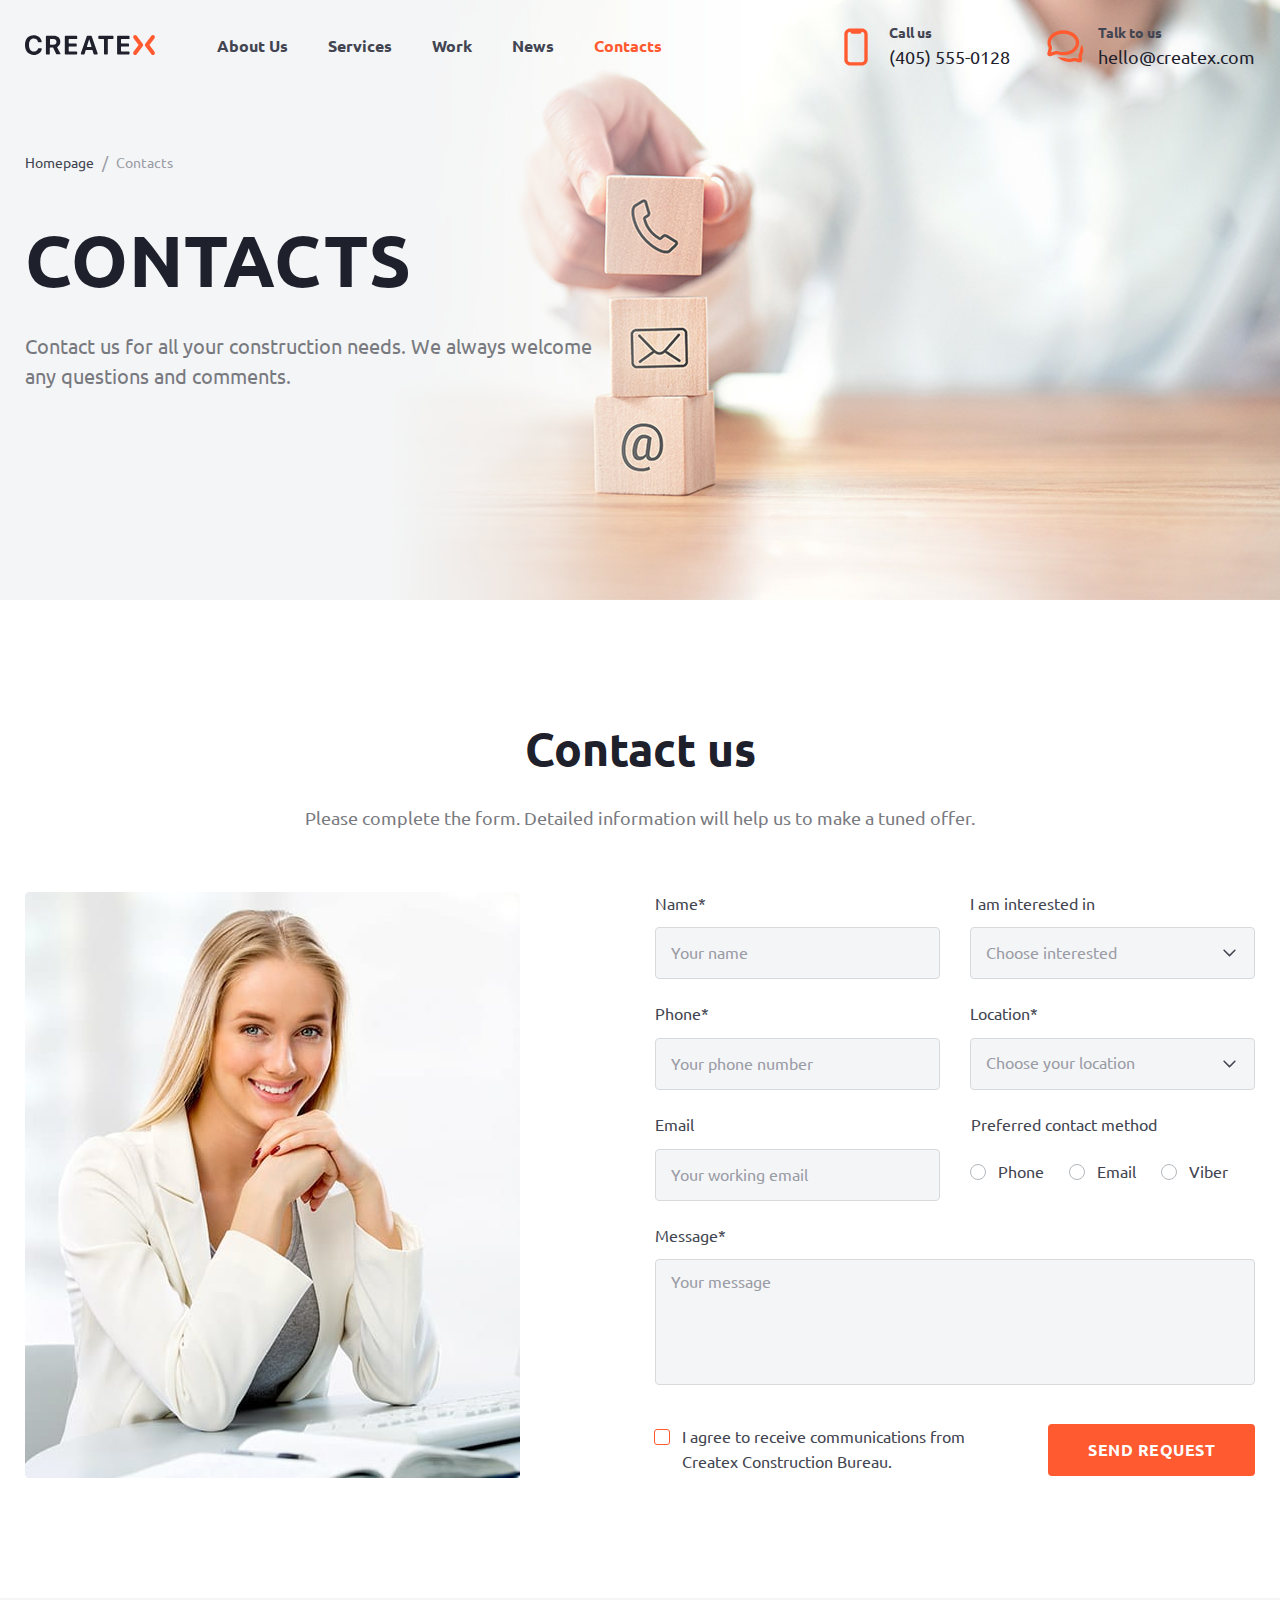
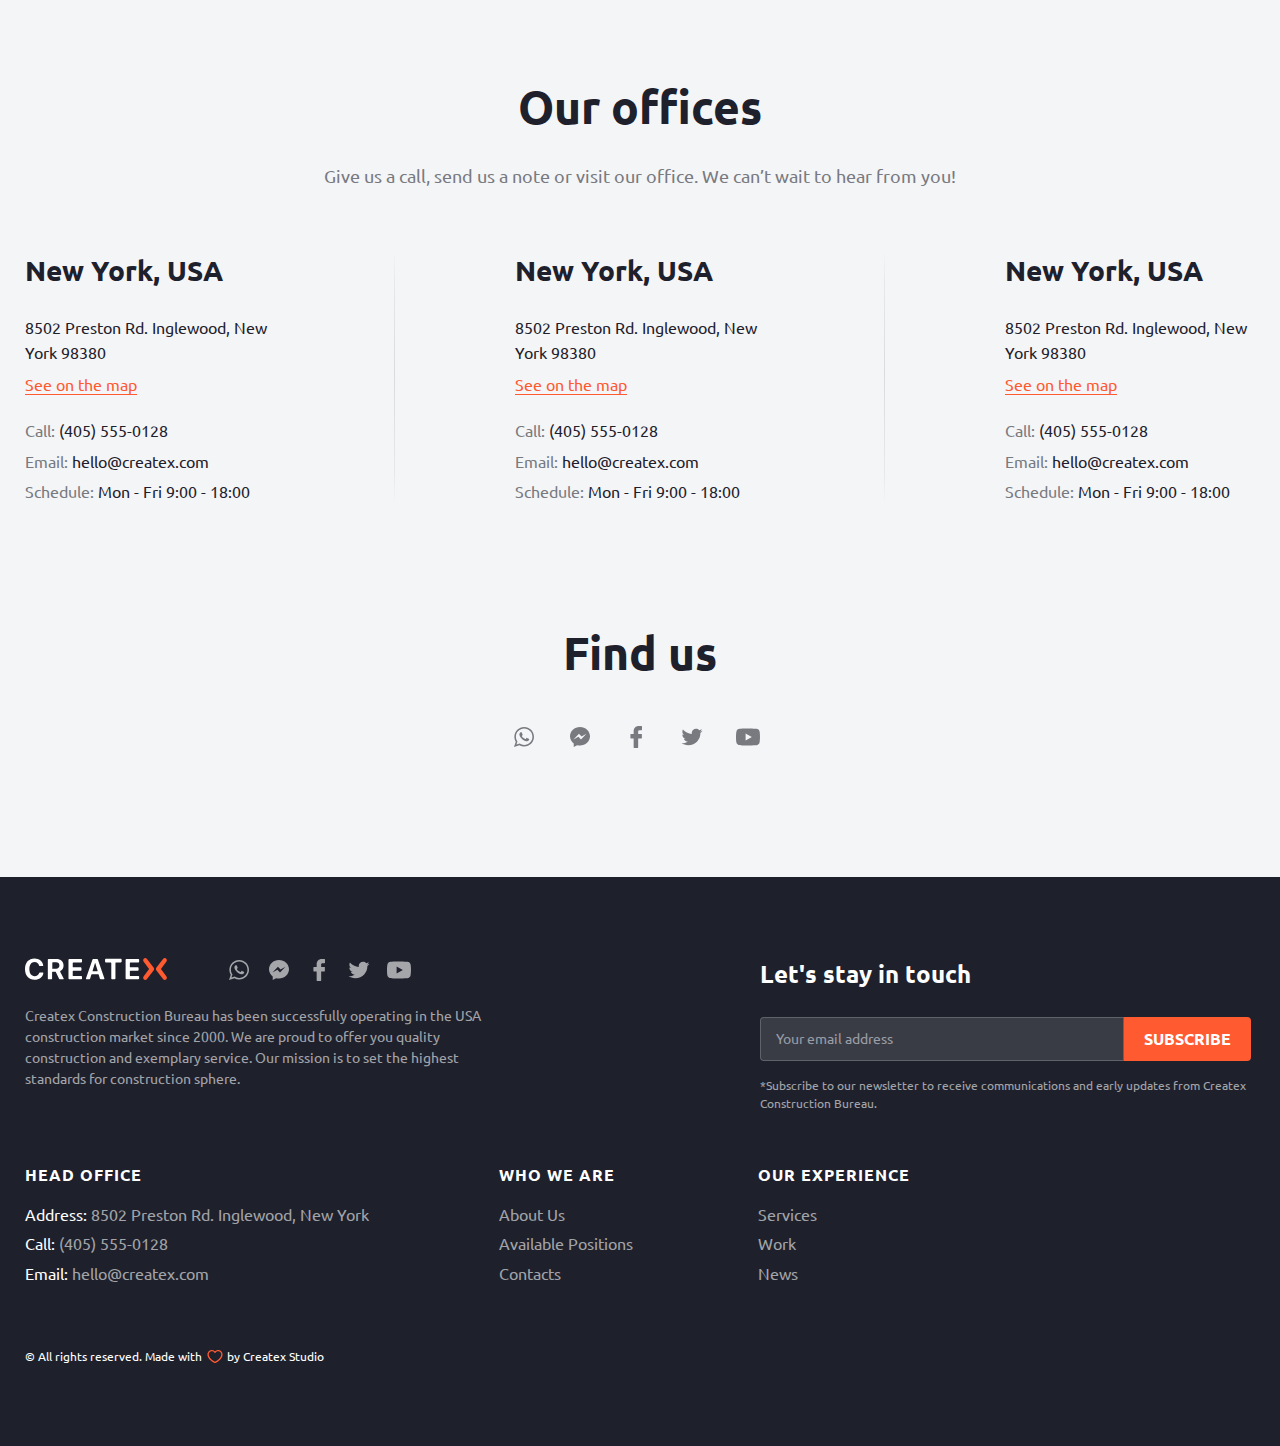
<file: contacts.html>
<!DOCTYPE html>
<html lang="ru" class="page">
  <head>
    <meta charset="UTF-8" />
    <meta name="viewport" content="width=device-width,initial-scale=1" />
    <link rel="shortcut icon" href="#" type="image/x-icon" />
    <link
      rel="preload"
      href="./fonts/UbuntuRegular.woff2"
      as="font"
      type="font/woff2"
      crossorigin
    />
    <link
      rel="preload"
      href="./fonts/UbuntuBold.woff2"
      as="font"
      type="font/woff2"
      crossorigin
    />
    <link
      rel="preload"
      href="./fonts/LatoBold.woff2"
      as="font"
      type="font/woff2"
      crossorigin
    />
    <link
      rel="preload"
      href="./fonts/LatoBlack.woff2"
      as="font"
      type="font/woff2"
      crossorigin
    />
    <meta http-equiv="X-UA-Compatible" content="ie=edge" />
    <meta name="theme-color" content="#111111" />
    <title>Createx Construction</title>
    <link rel="stylesheet" href="css/vendor.css" />
    <link rel="stylesheet" href="css/main.css" />
    <script defer="defer" src="js/main.js"></script>
  </head>
  <body class="page__body">
    <div class="site-container">
      <header id="page" class="header header--secondary">
        <div class="container header__container">
          <a href="index.html" class="logo"><img src="img/logo.svg" alt="logo" /></a>
          <nav class="nav header__nav" title="" data-menu>
            <ul class="nav__list list-reset" data-menu-items>
              <li class="nav__item">
                <a href="about.html" class="nav__link">About Us</a>
              </li>
              <li class="nav__item">
                <a href="services.html" class="nav__link">Services</a>
              </li>
              <li class="nav__item"><a href="work.html" class="nav__link">Work</a></li>
              <li class="nav__item"><a href="news.html" class="nav__link">News</a></li>
              <li class="nav__item">
                <a class="nav__link nav__link--current">Contacts</a>
              </li>
            </ul>
            <div class="header-contacts header-contacts--nav">
              <a
                href="tel:4055550128"
                class="header-contacts__link contacts-link contacts-link--call"
                ><span class="contacts-link__caption">Call us</span>
                <span class="contacts-link__value">(405) 555-0128</span> </a
              ><a
                href="mailto:hello@creatext.com"
                class="header-contacts__link contacts-link contacts-link--chat"
                ><span class="contacts-link__caption">Talk to us</span>
                <span class="contacts-link__value">hello@createx.com</span></a
              >
            </div>
          </nav>
          <div class="header-contacts">
            <a
              href="tel:4055550128"
              class="header-contacts__link contacts-link contacts-link--call"
              ><span class="contacts-link__caption">Call us</span>
              <span class="contacts-link__value">(405) 555-0128</span> </a
            ><a
              href="mailto:hello@creatext.com"
              class="header-contacts__link contacts-link contacts-link--chat"
              ><span class="contacts-link__caption">Talk to us</span>
              <span class="contacts-link__value">hello@createx.com</span></a
            >
          </div>
          <button
            class="burger"
            aria-label="Открыть меню"
            aria-expanded="false"
            data-burger
          >
            <span class="burger__line"></span>
          </button>
        </div>
      </header>
      <main class="main">
        <section class="page-hero page-hero--contacts">
          <div class="container">
            <ul class="list-reset breadcrumbs page-hero__breadcrumbs">
              <li class="breadcrumbs__item">
                <a href="#" class="breadcrumbs__link">Homepage</a>
              </li>
              <li class="breadcrumbs__item">
                <a class="breadcrumbs__link">Contacts</a>
              </li>
            </ul>
            <h1 class="page-hero__title">Contacts</h1>
            <p class="page-hero__descr">
              Contact us for all your construction needs. We always welcome any
              questions and comments.
            </p>
          </div>
        </section>
        <section class="contacts">
          <div class="container">
            <h2 class="title title--center contacts__title">Contact us</h2>
            <p class="descr descr--center contacts__descr">
              Please complete the form. Detailed information will help&nbsp;us
              to&nbsp;make a&nbsp;tuned offer.
            </p>
            <div class="contacts__content">
              <img
                class="contacts__image"
                src="img/contacts-image.jpg"
                alt=""
                aria-hidden="true"
              />
              <form action="#" class="form-contacts">
                <div class="form-contacts__line">
                  <label
                    class="form-field form-field--grey form-contacts__field"
                    ><span class="form-field__caption">Name*</span>
                    <input
                      type="text"
                      name="name"
                      required
                      placeholder="Your name"
                      class="form-field__input"
                  /></label>
                  <label
                    class="form-field form-field--grey form-contacts__field"
                    ><span class="form-field__caption">I am interested in</span>
                    <select name="interested" id="" class="form-field__select">
                      <option value="">Choose interested</option>
                      <option value="Interior_design">Interior Design</option>
                    </select></label
                  >
                </div>
                <div class="form-contacts__line">
                  <label
                    class="form-field form-field--grey form-contacts__field"
                    ><span class="form-field__caption">Phone*</span>
                    <input
                      type="tel"
                      name="phone"
                      required
                      placeholder="Your phone number"
                      class="form-field__input"
                  /></label>
                  <label
                    class="form-field form-field--grey form-contacts__field"
                    ><span class="form-field__caption">Location*</span>
                    <select
                      name="location"
                      id=""
                      class="form-field__select"
                      required
                    >
                      <option value="">Choose your location</option>
                      <option value="New_York">New York</option>
                    </select></label
                  >
                </div>
                <div class="form-contacts__line">
                  <label
                    class="form-field form-field--grey form-contacts__field"
                    ><span class="form-field__caption">Email</span>
                    <input
                      type="email"
                      name="email"
                      placeholder="Your working email"
                      class="form-field__input"
                  /></label>
                  <fieldset class="form-field form-contacts__fields">
                    <legend class="form-field__caption">
                      Preferred contact method
                    </legend>
                    <div class="form-field__flex">
                      <label class="custom-radio form-contacts__radio"
                        ><input
                          type="radio"
                          name="contact__method"
                          class="custom-radio__input"
                          value="Phone"
                        />
                        <span class="custom-radio__text">Phone</span></label
                      >
                      <label class="custom-radio form-contacts__radio"
                        ><input
                          type="radio"
                          name="contact__method"
                          class="custom-radio__input"
                          value="Email"
                        />
                        <span class="custom-radio__text">Email</span></label
                      >
                      <label class="custom-radio form-contacts__radio"
                        ><input
                          type="radio"
                          name="contact__method"
                          class="custom-radio__input"
                          value="Viber"
                        />
                        <span class="custom-radio__text">Viber</span></label
                      >
                    </div>
                  </fieldset>
                </div>
                <label
                  class="form-field form-field--grey form-contacts__field form-contacts__field--big"
                  ><span class="form-field__caption">Message*</span>
                  <textarea
                    placeholder="Your message"
                    required
                    class="form-field__input form-field__input--big"
                  ></textarea>
                </label>
                <div class="form-contacts__bottom">
                  <label class="custom-checkbox form-contacts__checkbox"
                    ><input type="checkbox" class="custom-checkbox__input" />
                    <span class="custom-checkbox__text"
                      >I agree to receive communications from Createx
                      Construction Bureau.</span
                    ></label
                  >
                  <button
                    class="form-contacts__btn btn btn--fill btn-reset"
                    type="submit"
                  >
                    Send request
                  </button>
                </div>
              </form>
            </div>
          </div>
        </section>
        <section class="contacts-info">
          <div class="container">
            <h2 class="title title--center">Our offices</h2>
            <p class="descr descr--center">
              Give&nbsp;us a&nbsp;call, send&nbsp;us a&nbsp;note or&nbsp;visit
              our office. We&nbsp;can&rsquo;t wait to&nbsp;hear from you!
            </p>
            <ul class="list-reset contacts-info__list">
              <li class="contacts-info__item">
                <h3 class="contacts-info__subtitle">New York, USA</h3>
                <address class="contacts-info__address">
                  8502 Preston Rd. Inglewood, New York 98380
                </address>
                <a href="#" class="contacts-info__link">See on the map</a>
                <div class="contacts-info__bottom">
                  <div class="contacts-info__element">
                    Call:
                    <a href="tel:4055550128" class="contacts-info__value"
                      >(405) 555-0128</a
                    >
                  </div>
                  <div class="contacts-info__element">
                    Email:
                    <a
                      href="mailto:hello@createx.com"
                      class="contacts-info__value"
                      >hello@createx.com</a
                    >
                  </div>
                  <div class="contacts-info__element">
                    Schedule:
                    <span class="contacts-info__value"
                      >Mon - Fri 9:00 - 18:00</span
                    >
                  </div>
                </div>
              </li>
              <li class="contacts-info__item">
                <h3 class="contacts-info__subtitle">New York, USA</h3>
                <address class="contacts-info__address">
                  8502 Preston Rd. Inglewood, New York 98380
                </address>
                <a href="#" class="contacts-info__link">See on the map</a>
                <div class="contacts-info__bottom">
                  <div class="contacts-info__element">
                    Call:
                    <a href="tel:4055550128" class="contacts-info__value"
                      >(405) 555-0128</a
                    >
                  </div>
                  <div class="contacts-info__element">
                    Email:
                    <a
                      href="mailto:hello@createx.com"
                      class="contacts-info__value"
                      >hello@createx.com</a
                    >
                  </div>
                  <div class="contacts-info__element">
                    Schedule:
                    <span class="contacts-info__value"
                      >Mon - Fri 9:00 - 18:00</span
                    >
                  </div>
                </div>
              </li>
              <li class="contacts-info__item">
                <h3 class="contacts-info__subtitle">New York, USA</h3>
                <address class="contacts-info__address">
                  8502 Preston Rd. Inglewood, New York 98380
                </address>
                <a href="#" class="contacts-info__link">See on the map</a>
                <div class="contacts-info__bottom">
                  <div class="contacts-info__element">
                    Call:
                    <a href="tel:4055550128" class="contacts-info__value"
                      >(405) 555-0128</a
                    >
                  </div>
                  <div class="contacts-info__element">
                    Email:
                    <a
                      href="mailto:hello@createx.com"
                      class="contacts-info__value"
                      >hello@createx.com</a
                    >
                  </div>
                  <div class="contacts-info__element">
                    Schedule:
                    <span class="contacts-info__value"
                      >Mon - Fri 9:00 - 18:00</span
                    >
                  </div>
                </div>
              </li>
            </ul>
            <h2 class="title title--center contacts-info__soc">Find us</h2>
            <ul class="social contacts-info__social list-reset">
              <li class="social__item">
                <a
                  href="#"
                  target="_blank"
                  class="social__link"
                  aria-label="Whatsapp"
                  ><svg class="">
                    <g>
                      <path d="M22 11.7424C22 17.1231 17.6047 21.4849 12.1818 21.4849C10.4602 21.4849 8.84289 21.0449 7.43578 20.2727L2 22L3.77222 16.7729C2.87822 15.3049 2.36333 13.5831 2.36333 11.7424C2.36333 6.36178 6.75911 2 12.1818 2C17.6051 2 22 6.36178 22 11.7424ZM12.1818 3.55156C7.62978 3.55156 3.92711 7.226 3.92711 11.7424C3.92711 13.5347 4.51133 15.1944 5.49956 16.5447L4.46822 19.5867L7.64044 18.5784C8.94378 19.4342 10.5051 19.9333 12.182 19.9333C16.7333 19.9333 20.4367 16.2593 20.4367 11.7429C20.4367 7.22644 16.7336 3.55156 12.1818 3.55156ZM17.1398 13.9862C17.0791 13.8869 16.9189 13.8269 16.6784 13.7076C16.4376 13.5882 15.254 13.0102 15.034 12.9309C14.8133 12.8513 14.6524 12.8113 14.4922 13.0502C14.332 13.2893 13.8707 13.8269 13.73 13.9862C13.5896 14.146 13.4493 14.166 13.2084 14.0464C12.968 13.9271 12.1927 13.6747 11.2733 12.8613C10.558 12.2284 10.0749 11.4471 9.93444 11.2078C9.79422 10.9689 9.91978 10.8398 10.04 10.7209C10.1484 10.6138 10.2809 10.442 10.4011 10.3027C10.5218 10.1631 10.5618 10.0638 10.6416 9.90422C10.7222 9.74489 10.682 9.60556 10.6216 9.48578C10.5616 9.36644 10.0798 8.19133 9.87933 7.71311C9.67889 7.23533 9.47867 7.31489 9.338 7.31489C9.19778 7.31489 9.03711 7.29489 8.87667 7.29489C8.71622 7.29489 8.45533 7.35467 8.23467 7.59356C8.01422 7.83267 7.39267 8.41044 7.39267 9.58533C7.39267 10.7604 8.25467 11.8958 8.37533 12.0549C8.49556 12.214 10.0398 14.7038 12.4864 15.66C14.9333 16.6158 14.9333 16.2969 15.3747 16.2569C15.8156 16.2171 16.7982 15.6793 16.9996 15.122C17.1996 14.5638 17.1996 14.0858 17.1398 13.9862Z" />
                      </g></svg></a>
              </li>
              <li class="social__item">
                <a
                  href="#"
                  target="_blank"
                  class="social__link"
                  aria-label="Messanger"
                  ><svg class="">
                    <g>
                      <path d="M12 2C6.4775 2 2 6.145 2 11.2587C2 14.1725 3.45375 16.7712 5.72625 18.4688V22L9.13125 20.1313C10.04 20.3825 11.0025 20.5187 12 20.5187C17.5225 20.5187 22 16.3737 22 11.26C22 6.14625 17.5225 2 12 2ZM12.9937 14.4688L10.4475 11.7525L5.47875 14.4688L10.945 8.66625L13.5538 11.3825L18.46 8.66625L12.9937 14.4688Z" />
                      </g></svg></a>
              </li>
              <li class="social__item">
                <a
                  href="#"
                  target="_blank"
                  class="social__link"
                  aria-label="Facebook"
                  ><svg class="">
                    <g>
                      <path d="M17.5628 1.00458L14.7856 1C11.6654 1 9.64903 3.12509 9.64903 6.41423V8.91055H6.85662C6.61532 8.91055 6.41992 9.1115 6.41992 9.35937V12.9763C6.41992 13.2241 6.61554 13.4249 6.85662 13.4249H9.64903V22.5514C9.64903 22.7993 9.84443 23 10.0857 23H13.729C13.9703 23 14.1657 22.799 14.1657 22.5514V13.4249H17.4307C17.672 13.4249 17.8674 13.2241 17.8674 12.9763L17.8688 9.35937C17.8688 9.24036 17.8226 9.12638 17.7409 9.04215C17.6591 8.95793 17.5477 8.91055 17.4318 8.91055H14.1657V6.79439C14.1657 5.77728 14.4017 5.26094 15.6915 5.26094L17.5624 5.26025C17.8035 5.26025 17.9989 5.0593 17.9989 4.81166V1.45317C17.9989 1.20576 17.8037 1.00504 17.5628 1.00458Z"/>
                      </g></svg></a>
              </li>
              <li class="social__item">
                <a
                  href="#"
                  target="_blank"
                  class="social__link"
                  aria-label="Twitter"
                  ><svg class="">
                    <g>
                      <path d="M22.5 5.77233C21.7271 6.10027 20.8978 6.32267 20.0264 6.42196C20.9161 5.91181 21.5972 5.10263 21.92 4.1414C21.0854 4.61383 20.1642 4.95688 19.1826 5.14285C18.3966 4.33994 17.2785 3.83984 16.0384 3.83984C13.6593 3.83984 11.7303 5.68691 11.7303 7.9637C11.7303 8.2866 11.7683 8.60199 11.8418 8.90357C8.26201 8.73141 5.08768 7.08917 2.96314 4.59372C2.59176 5.20189 2.38049 5.91053 2.38049 6.66697C2.38049 8.09814 3.14161 9.36093 4.2964 10.0997C3.5904 10.0771 2.92639 9.89116 2.34508 9.58205V9.63357C2.34508 11.6314 3.83056 13.2988 5.80024 13.6783C5.43936 13.7713 5.05882 13.8228 4.66514 13.8228C4.38696 13.8228 4.11794 13.7964 3.85417 13.7461C4.40267 15.3859 5.99315 16.5783 7.87756 16.611C6.40388 17.7167 4.54573 18.3739 2.52749 18.3739C2.17976 18.3739 1.83724 18.3537 1.5 18.3173C3.40671 19.4896 5.67036 20.1732 8.10327 20.1732C16.028 20.1732 20.3597 13.8881 20.3597 8.43741L20.3453 7.90341C21.1917 7.32537 21.9239 6.59912 22.5 5.77233Z" />
                      </g></svg></a>
              </li>
              <li class="social__item">
                <a
                  href="#"
                  target="_blank"
                  class="social__link"
                  aria-label="YouTube"
                  ><svg class="">
                    <g>
                      <path fill-rule="evenodd" clip-rule="evenodd" d="M21.3903 4.11358C22.4182 4.39044 23.2288 5.20086 23.5055 6.22899C24.0197 8.10691 23.9999 12.0213 23.9999 12.0213C23.9999 12.0213 23.9999 15.9158 23.5057 17.7939C23.2288 18.8218 22.4184 19.6324 21.3903 19.9091C19.5122 20.4035 12 20.4035 12 20.4035C12 20.4035 4.50731 20.4035 2.60961 19.8895C1.58148 19.6127 0.771054 18.802 0.4942 17.7741C0 15.9158 0 12.0015 0 12.0015C0 12.0015 0 8.10691 0.4942 6.22899C0.770871 5.20104 1.60125 4.37066 2.60943 4.09399C4.48753 3.59961 11.9998 3.59961 11.9998 3.59961C11.9998 3.59961 19.5122 3.59961 21.3903 4.11358ZM15.8549 12.0016L9.60788 15.5996V8.40355L15.8549 12.0016Z"/>
                      </g></svg></a>
              </li>
            </ul>
          </div>
        </section>
      </main>
      <footer class="footer">
        <a href="#page" data-scroll class="to-top"
          ><span class="to-top__text">Go to top</span>
          <span class="to-top__icon"
            ><svg><path fill-rule="evenodd" clip-rule="evenodd" d="M4.29289 15.7071C3.90237 15.3166 3.90237 14.6834 4.29289 14.2929L11.2929 7.29289C11.6834 6.90237 12.3166 6.90237 12.7071 7.29289L19.7071 14.2929C20.0976 14.6834 20.0976 15.3166 19.7071 15.7071C19.3166 16.0976 18.6834 16.0976 18.2929 15.7071L12 9.41421L5.70711 15.7071C5.31658 16.0976 4.68342 16.0976 4.29289 15.7071Z"/></svg></span
        ></a>
        <div class="container footer__container">
          <div class="footer__left">
            <div class="footer__top">
              <a href="#" class="logo footer__logo"
                ><img src="img/footer-logo.svg" alt="Createx Logo"
              /></a>
              <ul class="social footer__social list-reset">
                <li class="social__item">
                  <a href="#" target="_blank" class="social__link" aria-label="Whatsapp"
                    ><svg class=""><g>
                      <path d="M22 11.7424C22 17.1231 17.6047 21.4849 12.1818 21.4849C10.4602 21.4849 8.84289 21.0449 7.43578 20.2727L2 22L3.77222 16.7729C2.87822 15.3049 2.36333 13.5831 2.36333 11.7424C2.36333 6.36178 6.75911 2 12.1818 2C17.6051 2 22 6.36178 22 11.7424ZM12.1818 3.55156C7.62978 3.55156 3.92711 7.226 3.92711 11.7424C3.92711 13.5347 4.51133 15.1944 5.49956 16.5447L4.46822 19.5867L7.64044 18.5784C8.94378 19.4342 10.5051 19.9333 12.182 19.9333C16.7333 19.9333 20.4367 16.2593 20.4367 11.7429C20.4367 7.22644 16.7336 3.55156 12.1818 3.55156ZM17.1398 13.9862C17.0791 13.8869 16.9189 13.8269 16.6784 13.7076C16.4376 13.5882 15.254 13.0102 15.034 12.9309C14.8133 12.8513 14.6524 12.8113 14.4922 13.0502C14.332 13.2893 13.8707 13.8269 13.73 13.9862C13.5896 14.146 13.4493 14.166 13.2084 14.0464C12.968 13.9271 12.1927 13.6747 11.2733 12.8613C10.558 12.2284 10.0749 11.4471 9.93444 11.2078C9.79422 10.9689 9.91978 10.8398 10.04 10.7209C10.1484 10.6138 10.2809 10.442 10.4011 10.3027C10.5218 10.1631 10.5618 10.0638 10.6416 9.90422C10.7222 9.74489 10.682 9.60556 10.6216 9.48578C10.5616 9.36644 10.0798 8.19133 9.87933 7.71311C9.67889 7.23533 9.47867 7.31489 9.338 7.31489C9.19778 7.31489 9.03711 7.29489 8.87667 7.29489C8.71622 7.29489 8.45533 7.35467 8.23467 7.59356C8.01422 7.83267 7.39267 8.41044 7.39267 9.58533C7.39267 10.7604 8.25467 11.8958 8.37533 12.0549C8.49556 12.214 10.0398 14.7038 12.4864 15.66C14.9333 16.6158 14.9333 16.2969 15.3747 16.2569C15.8156 16.2171 16.7982 15.6793 16.9996 15.122C17.1996 14.5638 17.1996 14.0858 17.1398 13.9862Z" fill="white"/>
                      </g></svg></a>
                </li>
                <li class="social__item">
                  <a href="#" target="_blank" class="social__link" aria-label="Messanger"
                    ><svg class=""><g>
                      <path d="M12 2C6.4775 2 2 6.145 2 11.2587C2 14.1725 3.45375 16.7712 5.72625 18.4688V22L9.13125 20.1313C10.04 20.3825 11.0025 20.5187 12 20.5187C17.5225 20.5187 22 16.3737 22 11.26C22 6.14625 17.5225 2 12 2ZM12.9937 14.4688L10.4475 11.7525L5.47875 14.4688L10.945 8.66625L13.5538 11.3825L18.46 8.66625L12.9937 14.4688Z" fill="white"/>
                      </g></svg></a>
                </li>
                <li class="social__item">
                  <a href="#" target="_blank" class="social__link" aria-label="Facebook"
                    ><svg class=""><g>
                      <path d="M17.5628 1.00458L14.7856 1C11.6654 1 9.64903 3.12509 9.64903 6.41423V8.91055H6.85662C6.61532 8.91055 6.41992 9.1115 6.41992 9.35937V12.9763C6.41992 13.2241 6.61554 13.4249 6.85662 13.4249H9.64903V22.5514C9.64903 22.7993 9.84443 23 10.0857 23H13.729C13.9703 23 14.1657 22.799 14.1657 22.5514V13.4249H17.4307C17.672 13.4249 17.8674 13.2241 17.8674 12.9763L17.8688 9.35937C17.8688 9.24036 17.8226 9.12638 17.7409 9.04215C17.6591 8.95793 17.5477 8.91055 17.4318 8.91055H14.1657V6.79439C14.1657 5.77728 14.4017 5.26094 15.6915 5.26094L17.5624 5.26025C17.8035 5.26025 17.9989 5.0593 17.9989 4.81166V1.45317C17.9989 1.20576 17.8037 1.00504 17.5628 1.00458Z"/>
                      </g></svg></a>
                </li>
                <li class="social__item">
                  <a href="#" target="_blank" class="social__link" aria-label="Twitter"
                    ><svg class=""><g>
                      <path d="M22.5 5.77233C21.7271 6.10027 20.8978 6.32267 20.0264 6.42196C20.9161 5.91181 21.5972 5.10263 21.92 4.1414C21.0854 4.61383 20.1642 4.95688 19.1826 5.14285C18.3966 4.33994 17.2785 3.83984 16.0384 3.83984C13.6593 3.83984 11.7303 5.68691 11.7303 7.9637C11.7303 8.2866 11.7683 8.60199 11.8418 8.90357C8.26201 8.73141 5.08768 7.08917 2.96314 4.59372C2.59176 5.20189 2.38049 5.91053 2.38049 6.66697C2.38049 8.09814 3.14161 9.36093 4.2964 10.0997C3.5904 10.0771 2.92639 9.89116 2.34508 9.58205V9.63357C2.34508 11.6314 3.83056 13.2988 5.80024 13.6783C5.43936 13.7713 5.05882 13.8228 4.66514 13.8228C4.38696 13.8228 4.11794 13.7964 3.85417 13.7461C4.40267 15.3859 5.99315 16.5783 7.87756 16.611C6.40388 17.7167 4.54573 18.3739 2.52749 18.3739C2.17976 18.3739 1.83724 18.3537 1.5 18.3173C3.40671 19.4896 5.67036 20.1732 8.10327 20.1732C16.028 20.1732 20.3597 13.8881 20.3597 8.43741L20.3453 7.90341C21.1917 7.32537 21.9239 6.59912 22.5 5.77233Z" />
                      </g></svg></a>
                </li>
                <li class="social__item">
                  <a href="#" target="_blank" class="social__link" aria-label="YouTube"
                    ><svg class=""><g>
                      <path fill-rule="evenodd" clip-rule="evenodd" d="M21.3903 4.11358C22.4182 4.39044 23.2288 5.20086 23.5055 6.22899C24.0197 8.10691 23.9999 12.0213 23.9999 12.0213C23.9999 12.0213 23.9999 15.9158 23.5057 17.7939C23.2288 18.8218 22.4184 19.6324 21.3903 19.9091C19.5122 20.4035 12 20.4035 12 20.4035C12 20.4035 4.50731 20.4035 2.60961 19.8895C1.58148 19.6127 0.771054 18.802 0.4942 17.7741C0 15.9158 0 12.0015 0 12.0015C0 12.0015 0 8.10691 0.4942 6.22899C0.770871 5.20104 1.60125 4.37066 2.60943 4.09399C4.48753 3.59961 11.9998 3.59961 11.9998 3.59961C11.9998 3.59961 19.5122 3.59961 21.3903 4.11358ZM15.8549 12.0016L9.60788 15.5996V8.40355L15.8549 12.0016Z"/>
                      </g></svg></a>
                </li>
              </ul>
            </div>
            <p class="footer__descr">
              Createx Construction Bureau has been successfully operating in&nbsp;the USA
              construction market since 2000. We&nbsp;are proud to&nbsp;offer you quality
              construction and exemplary service. Our mission is&nbsp;to&nbsp;set the highest
              standards for construction sphere.
            </p>
          </div>
          <form action="#" class="footer-form footer__form">
            <h3 class="footer-form__title">Let's stay in touch</h3>
            <div class="footer-form__items">
              <label class="form-field form-field--grey contacts-form__field"
                ><input
                  type="email"
                  name="email"
                  placeholder="Your email address"
                  class="form-field__input"
              /></label>
              <button class="footer-form__btn btn btn-reset btn--fill">Subscribe</button>
            </div>
            <p class="footer-form__descr">
              *Subscribe to&nbsp;our newsletter to&nbsp;receive communications and early updates
              from Createx Construction Bureau.
            </p>
          </form>
          <address class="footer-address footer__address">
            <h3 class="footer-address__title footer-title">Head Office</h3>
            <span class="footer-address__item"
              ><span class="footer-address__name">Address:</span> 8502 Preston Rd. Inglewood, New
              York </span
            ><span class="footer-address__item"
              ><span class="footer-address__name">Call:</span>
              <a href="tel:4055550128">(405) 555-0128</a> </span
            ><span class="footer-address__item"
              ><span class="footer-address__name">Email:</span>
              <a href="mailto:hello@createx.com">hello@createx.com</a></span
            >
          </address>
          <nav class="footer-nav footer__nav" title="secondary navigation">
            <div class="footer-nav__col">
              <h3 class="footer-nav__title footer-title">Who we are</h3>
              <ul class="list-reset footer-nav__list">
                <li class="footer-nav__item"><a href="#" class="footer-nav__link">About Us</a></li>
                <li class="footer-nav__item">
                  <a href="#" class="footer-nav__link">Available Positions</a>
                </li>
                <li class="footer-nav__item"><a href="#" class="footer-nav__link">Contacts</a></li>
              </ul>
            </div>
            <div class="footer-nav__col">
              <h3 class="footer-nav__title footer-title">Our Experience</h3>
              <ul class="list-reset footer-nav__list">
                <li class="footer-nav__item"><a href="#" class="footer-nav__link">Services</a></li>
                <li class="footer-nav__item"><a href="#" class="footer-nav__link">Work</a></li>
                <li class="footer-nav__item"><a href="#" class="footer-nav__link">News</a></li>
              </ul>
            </div>
          </nav>
          <small class="footer__copyright"
            >&copy;&nbsp;All rights reserved. Made with <span>by Createx Studio</span></small
          >
        </div>
      </footer>
      <div class="overlay" data-menu-overlay></div>
    </div>
  </body>
</html>
</file>
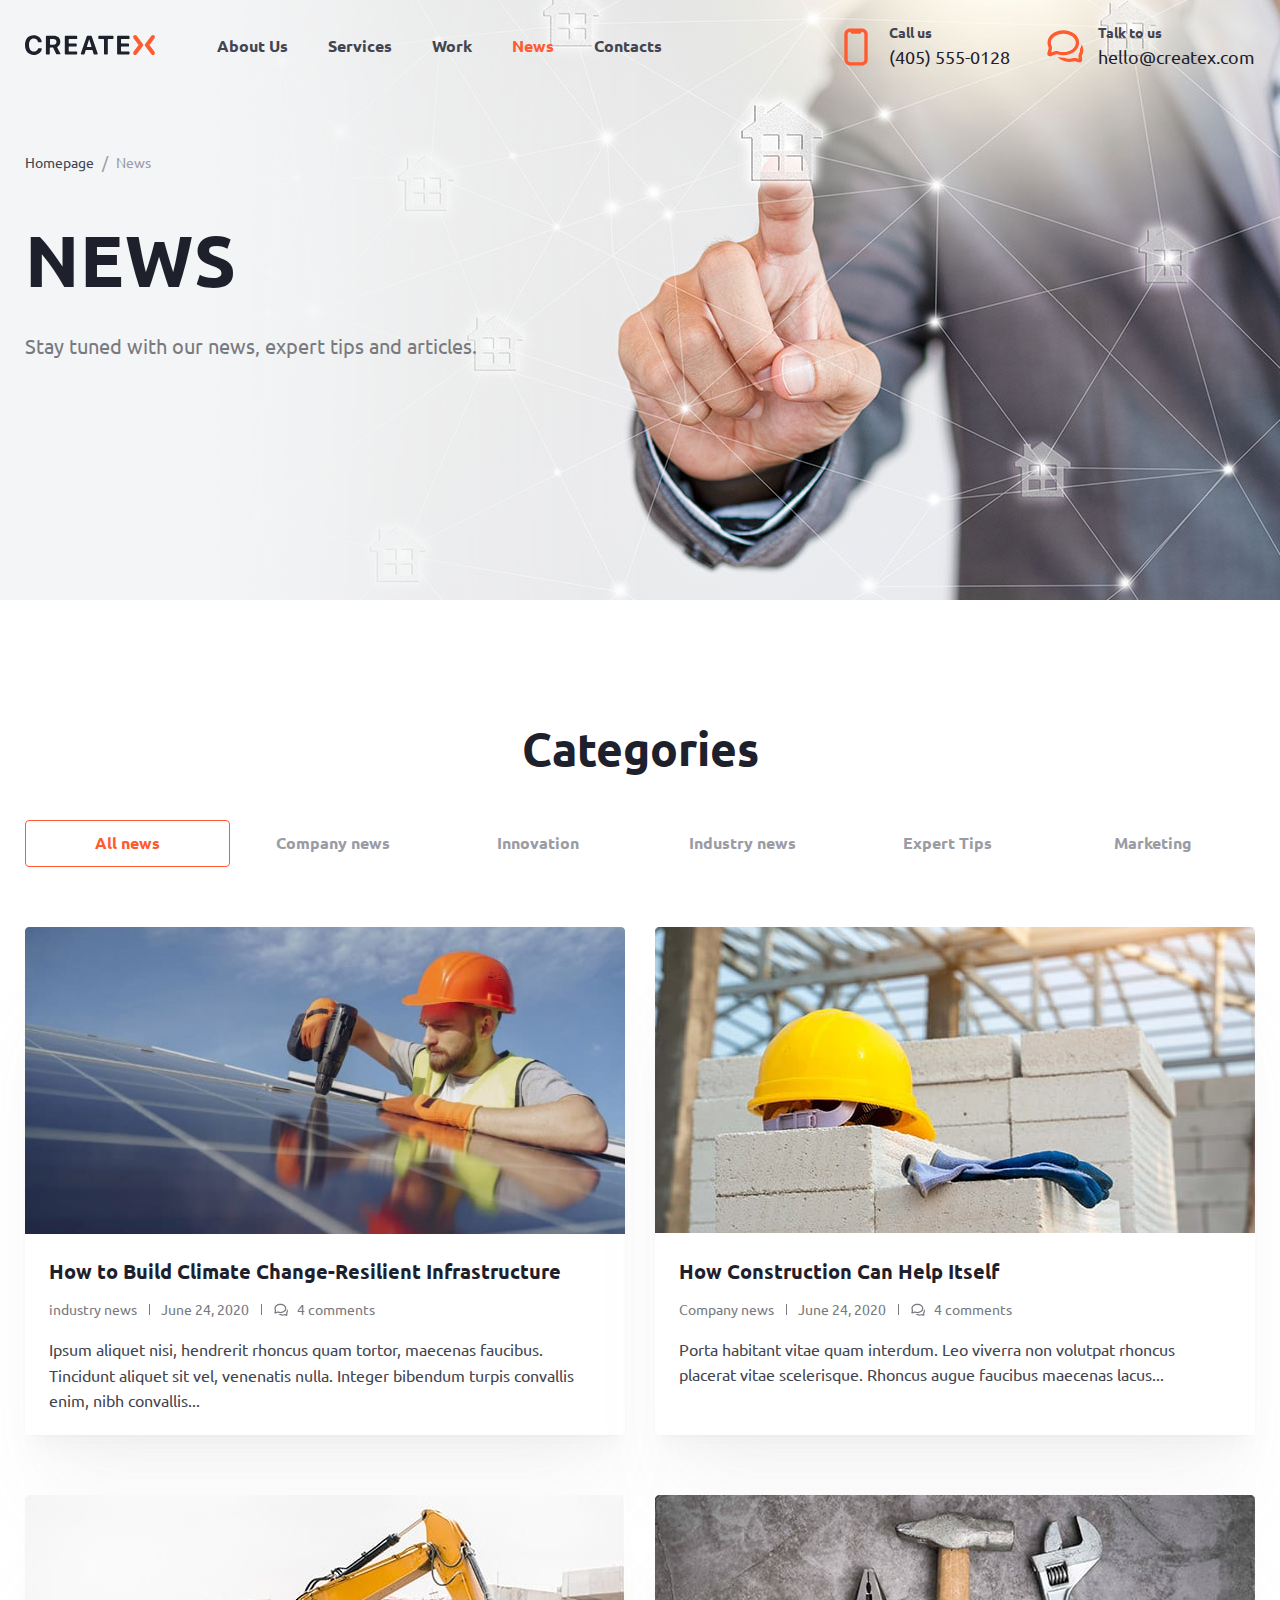
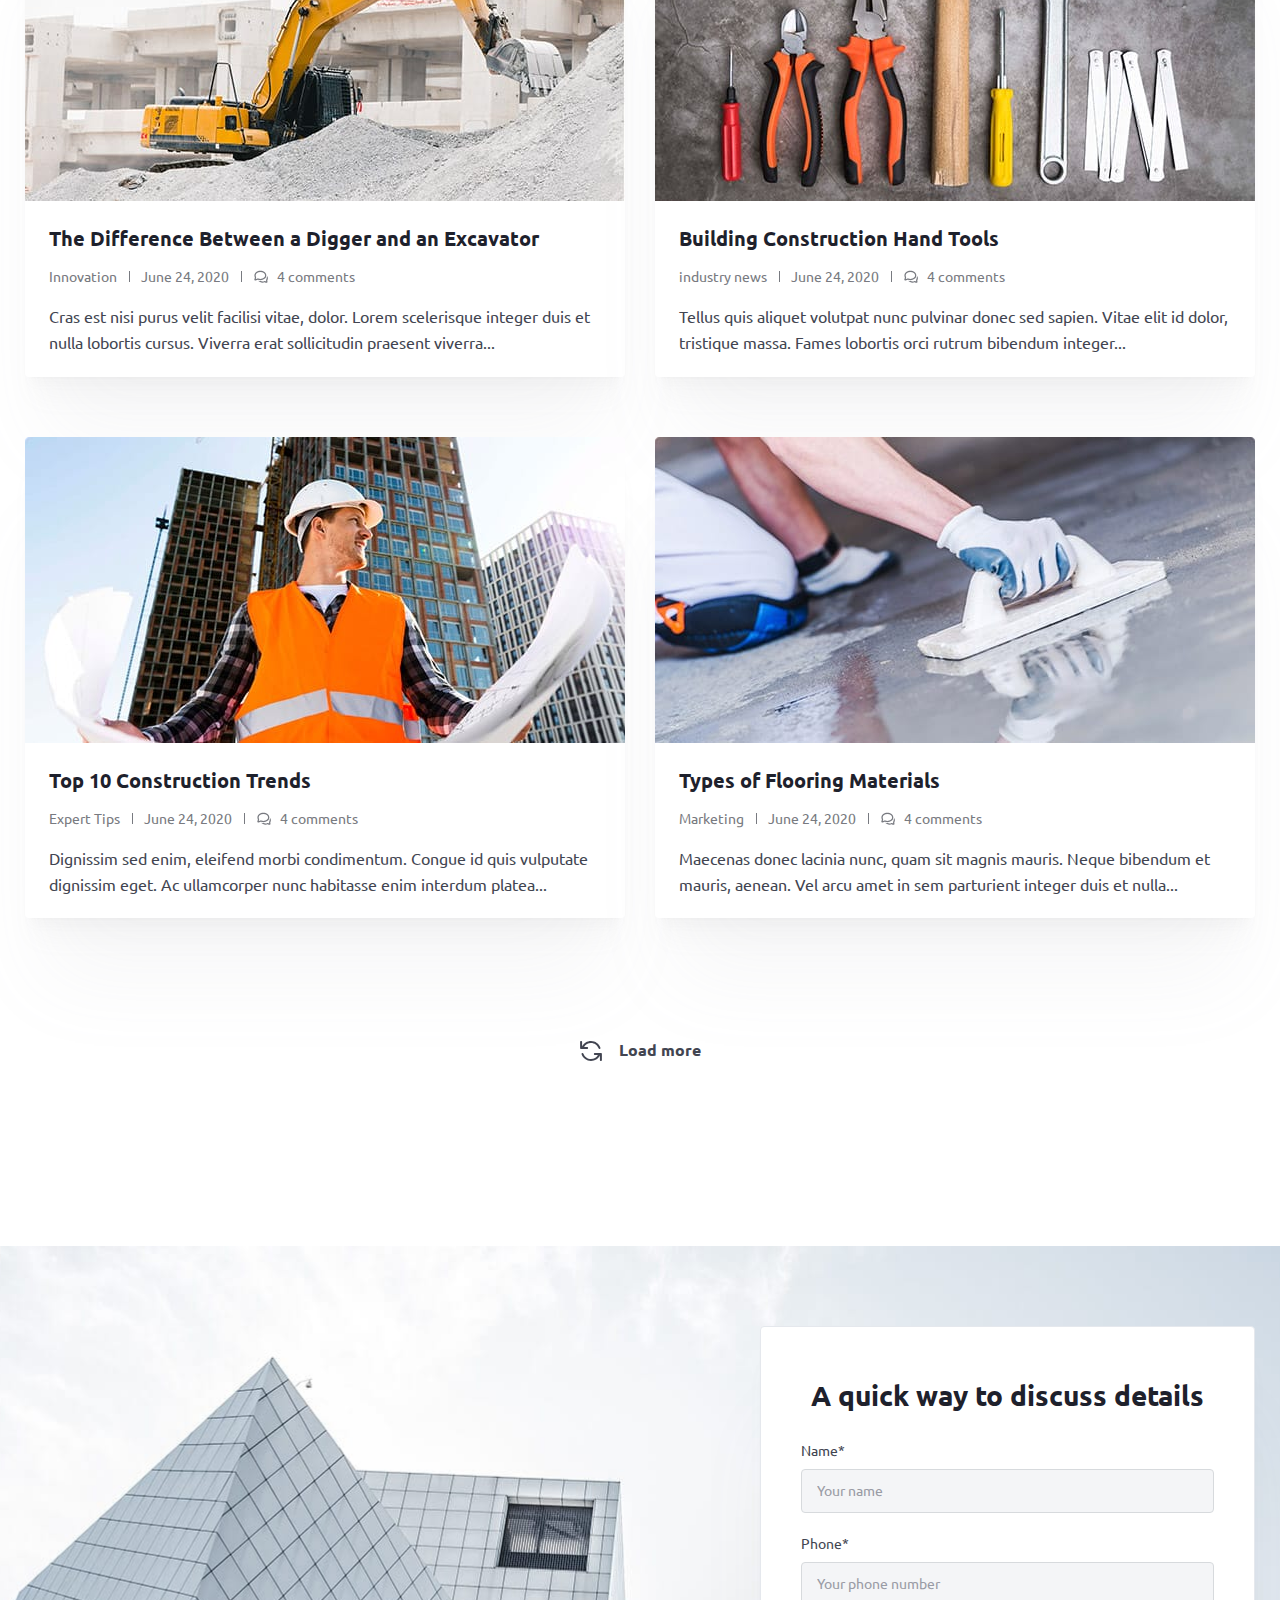
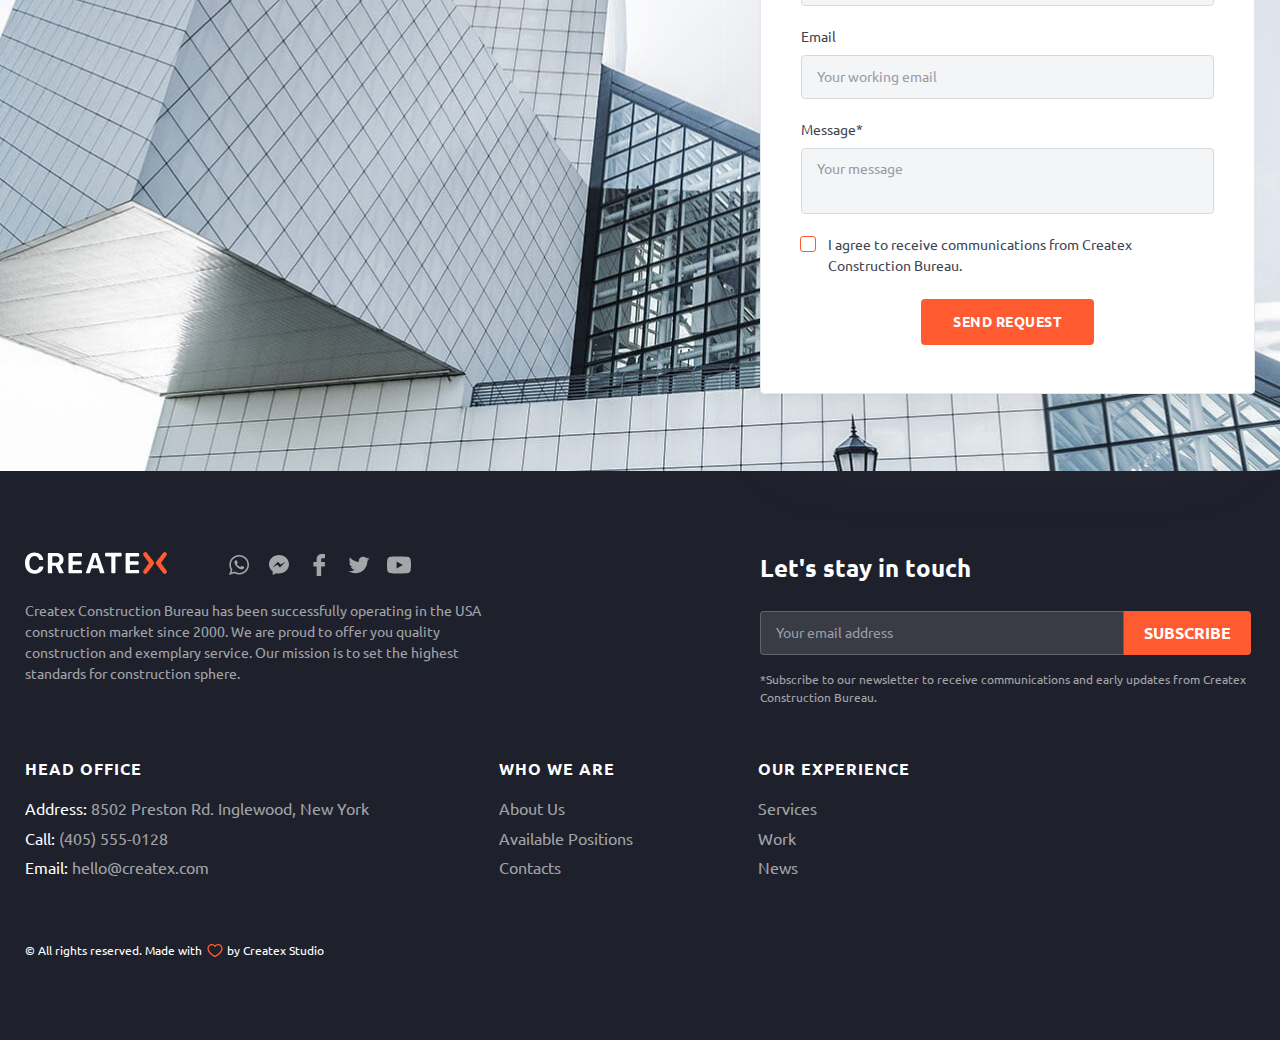
<file: news.html>
<!DOCTYPE html>
<html lang="ru" class="page">
  <head>
    <meta charset="UTF-8" />
    <meta name="viewport" content="width=device-width,initial-scale=1" />
    <link rel="shortcut icon" href="#" type="image/x-icon" />
    <link
      rel="preload"
      href="./fonts/UbuntuRegular.woff2"
      as="font"
      type="font/woff2"
      crossorigin
    />
    <link rel="preload" href="./fonts/UbuntuBold.woff2" as="font" type="font/woff2" crossorigin />
    <link rel="preload" href="./fonts/LatoBold.woff2" as="font" type="font/woff2" crossorigin />
    <link rel="preload" href="./fonts/LatoBlack.woff2" as="font" type="font/woff2" crossorigin />
    <meta http-equiv="X-UA-Compatible" content="ie=edge" />
    <meta name="theme-color" content="#111111" />
    <title>Createx Construction</title>
    <link rel="stylesheet" href="css/vendor.css" />
    <link rel="stylesheet" href="css/main.css" />
    <script defer="defer" src="js/main.js"></script>
  </head>
  <body class="page__body">
    <div class="site-container">
      <header id="page" class="header header--secondary">
        <div class="container header__container">
          <a href="index.html" class="logo"><img src="img/logo.svg" alt="logo" /></a>
          <nav class="nav header__nav" title="" data-menu>
            <ul class="nav__list list-reset" data-menu-items>
              <li class="nav__item"><a href="about.html" class="nav__link">About Us</a></li>
              <li class="nav__item"><a href="services.html" class="nav__link">Services</a></li>
              <li class="nav__item"><a href="work.html" class="nav__link">Work</a></li>
              <li class="nav__item"><a class="nav__link nav__link--current">News</a></li>
              <li class="nav__item"><a href="contacts.html" class="nav__link">Contacts</a></li>
            </ul>
            <div class="header-contacts header-contacts--nav">
              <a
                href="tel:4055550128"
                class="header-contacts__link contacts-link contacts-link--call"
                ><span class="contacts-link__caption">Call us</span>
                <span class="contacts-link__value">(405) 555-0128</span> </a
              ><a
                href="mailto:hello@creatext.com"
                class="header-contacts__link contacts-link contacts-link--chat"
                ><span class="contacts-link__caption">Talk to us</span>
                <span class="contacts-link__value">hello@createx.com</span></a
              >
            </div>
          </nav>
          <div class="header-contacts">
            <a href="tel:4055550128" class="header-contacts__link contacts-link contacts-link--call"
              ><span class="contacts-link__caption">Call us</span>
              <span class="contacts-link__value">(405) 555-0128</span> </a
            ><a
              href="mailto:hello@creatext.com"
              class="header-contacts__link contacts-link contacts-link--chat"
              ><span class="contacts-link__caption">Talk to us</span>
              <span class="contacts-link__value">hello@createx.com</span></a
            >
          </div>
          <button class="burger" aria-label="Открыть меню" aria-expanded="false" data-burger>
            <span class="burger__line"></span>
          </button>
        </div>
      </header>
      <main class="main">
        <section class="page-hero page-hero--news">
          <div class="container">
            <ul class="list-reset breadcrumbs page-hero__breadcrumbs">
              <li class="breadcrumbs__item"><a href="#" class="breadcrumbs__link">Homepage</a></li>
              <li class="breadcrumbs__item"><a class="breadcrumbs__link">News</a></li>
            </ul>
            <h1 class="page-hero__title">News</h1>
            <p class="page-hero__descr">Stay tuned with our news, expert tips and articles.</p>
          </div>
        </section>
        <section class="categories">
          <div class="container">
            <h2 class="title title--center categories__title">Categories</h2>
            <ul class="categories-nav list-reset">
              <li class="categories-nav__item">
                <button
                  class="btn-reset categories-nav__btn categories-nav__btn--active"
                  data-path="all"
                >
                  All news
                </button>
              </li>
              <li class="categories-nav__item">
                <button class="btn-reset categories-nav__btn" data-path="company">
                  Company news
                </button>
              </li>
              <li class="categories-nav__item">
                <button class="btn-reset categories-nav__btn" data-path="innovation">
                  Innovation
                </button>
              </li>
              <li class="categories-nav__item">
                <button class="btn-reset categories-nav__btn" data-path="industry">
                  Industry news
                </button>
              </li>
              <li class="categories-nav__item">
                <button class="btn-reset categories-nav__btn" data-path="tips">Expert Tips</button>
              </li>
              <li class="categories-nav__item">
                <button class="btn-reset categories-nav__btn" data-path="marketing">
                  Marketing
                </button>
              </li>
            </ul>
            <ul class="categories-list list-reset">
              <li class="categories-list__item categories-list__item--visible">
                <article class="news-article" data-target="industry">
                  <img src="img/recent-article1.jpg" alt="article-1" class="news-article__image" />
                  <div class="news-article__text">
                    <h3 class="news-article__title">
                      <a href="post.html" class="news-article__link"
                        >How to&nbsp;Build Climate Change-Resilient Infrastructure</a
                      >
                    </h3>
                    <div class="news-article__meta article-meta">
                      <a href="#" class="article-meta__item">industry news</a>
                      <time datetime="2020-06-24 19:00" class="article-meta__item"
                        >June 24, 2020</time
                      >
                      <span class="article-meta__item article-meta__item--comments"
                        >4 comments</span
                      >
                    </div>
                    <p class="news-article__descr">
                      Ipsum aliquet nisi, hendrerit rhoncus quam tortor, maecenas faucibus.
                      Tincidunt aliquet sit vel, venenatis nulla. Integer bibendum turpis convallis
                      enim, nibh convallis...
                    </p>
                  </div>
                </article>
              </li>
              <li class="categories-list__item categories-list__item--visible">
                <article class="news-article" data-target="company">
                  <img src="img/categories-2.jpg" alt="article-1" class="news-article__image" />
                  <div class="news-article__text">
                    <h3 class="news-article__title">
                      <a href="post.html" class="news-article__link">How Construction Can Help Itself</a>
                    </h3>
                    <div class="news-article__meta article-meta">
                      <a href="#" class="article-meta__item">Company news</a>
                      <time datetime="2020-06-24 19:00" class="article-meta__item"
                        >June 24, 2020</time
                      >
                      <span class="article-meta__item article-meta__item--comments"
                        >4 comments</span
                      >
                    </div>
                    <p class="news-article__descr">
                      Porta habitant vitae quam interdum. Leo viverra non volutpat rhoncus placerat
                      vitae scelerisque. Rhoncus augue faucibus maecenas lacus...
                    </p>
                  </div>
                </article>
              </li>
              <li class="categories-list__item categories-list__item--visible">
                <article class="news-article" data-target="innovation">
                  <img src="img/categories-3.jpg" alt="article-1" class="news-article__image" />
                  <div class="news-article__text">
                    <h3 class="news-article__title">
                      <a href="post.html" class="news-article__link"
                        >The Difference Between a Digger and an Excavator</a
                      >
                    </h3>
                    <div class="news-article__meta article-meta">
                      <a href="#" class="article-meta__item">Innovation</a>
                      <time datetime="2020-06-24 19:00" class="article-meta__item"
                        >June 24, 2020</time
                      >
                      <span class="article-meta__item article-meta__item--comments"
                        >4 comments</span
                      >
                    </div>
                    <p class="news-article__descr">
                      Cras est nisi purus velit facilisi vitae, dolor. Lorem scelerisque integer
                      duis et nulla lobortis cursus. Viverra erat sollicitudin praesent viverra...
                    </p>
                  </div>
                </article>
              </li>
              <li class="categories-list__item categories-list__item--visible">
                <article class="news-article" data-target="industry">
                  <img src="img/categories-4.jpg" alt="article-1" class="news-article__image" />
                  <div class="news-article__text">
                    <h3 class="news-article__title">
                      <a href="post.html" class="news-article__link">Building Construction Hand Tools</a>
                    </h3>
                    <div class="news-article__meta article-meta">
                      <a href="#" class="article-meta__item">industry news</a>
                      <time datetime="2020-06-24 19:00" class="article-meta__item"
                        >June 24, 2020</time
                      >
                      <span class="article-meta__item article-meta__item--comments"
                        >4 comments</span
                      >
                    </div>
                    <p class="news-article__descr">
                      Tellus quis aliquet volutpat nunc pulvinar donec sed sapien. Vitae elit id
                      dolor, tristique massa. Fames lobortis orci rutrum bibendum integer...
                    </p>
                  </div>
                </article>
              </li>
              <li class="categories-list__item categories-list__item--visible">
                <article class="news-article" data-target="tips">
                  <img src="img/categories-5.jpg" alt="article-1" class="news-article__image" />
                  <div class="news-article__text">
                    <h3 class="news-article__title">
                      <a href="post.html" class="news-article__link">Top 10 Construction Trends</a>
                    </h3>
                    <div class="news-article__meta article-meta">
                      <a href="#" class="article-meta__item">Expert Tips</a>
                      <time datetime="2020-06-24 19:00" class="article-meta__item"
                        >June 24, 2020</time
                      >
                      <span class="article-meta__item article-meta__item--comments"
                        >4 comments</span
                      >
                    </div>
                    <p class="news-article__descr">
                      Dignissim sed enim, eleifend morbi condimentum. Congue id quis vulputate
                      dignissim eget. Ac ullamcorper nunc habitasse enim interdum platea...
                    </p>
                  </div>
                </article>
              </li>
              <li class="categories-list__item categories-list__item--visible">
                <article class="news-article" data-target="marketing">
                  <img src="img/categories-6.jpg" alt="article-1" class="news-article__image" />
                  <div class="news-article__text">
                    <h3 class="news-article__title">
                      <a href="post.html" class="news-article__link">Types of Flooring Materials</a>
                    </h3>
                    <div class="news-article__meta article-meta">
                      <a href="#" class="article-meta__item">Marketing</a>
                      <time datetime="2020-06-24 19:00" class="article-meta__item"
                        >June 24, 2020</time
                      >
                      <span class="article-meta__item article-meta__item--comments"
                        >4 comments</span
                      >
                    </div>
                    <p class="news-article__descr">
                      Maecenas donec lacinia nunc, quam sit magnis mauris. Neque bibendum et mauris,
                      aenean. Vel arcu amet in sem parturient integer duis et nulla...
                    </p>
                  </div>
                </article>
              </li>
              <li class="categories-list__item categories-list__item--visible">
                <article class="news-article" data-target="marketing">
                  <img src="img/categories-6.jpg" alt="article-1" class="news-article__image" />
                  <div class="news-article__text">
                    <h3 class="news-article__title">
                      <a href="post.html" class="news-article__link">Types of Flooring Materials</a>
                    </h3>
                    <div class="news-article__meta article-meta">
                      <a href="#" class="article-meta__item">Marketing</a>
                      <time datetime="2020-06-24 19:00" class="article-meta__item"
                        >June 24, 2020</time
                      >
                      <span class="article-meta__item article-meta__item--comments"
                        >4 comments</span
                      >
                    </div>
                    <p class="news-article__descr">
                      Maecenas donec lacinia nunc, quam sit magnis mauris. Neque bibendum et mauris,
                      aenean. Vel arcu amet in sem parturient integer duis et nulla...
                    </p>
                  </div>
                </article>
              </li>
            </ul>
            <div class="centered">
              <button class="btn-reset portfolio-more">
                <svg class=""><path fill-rule="evenodd" clip-rule="evenodd" d="M2.09961 2C2.65189 2 3.09961 2.44772 3.09961 3V7.43632C4.75764 4.20928 8.11959 2 11.9996 2C16.3552 2 20.058 4.78413 21.4303 8.66675C21.6144 9.18747 21.3414 9.75879 20.8207 9.94284C20.3 10.1269 19.7287 9.85396 19.5446 9.33325C18.4459 6.22472 15.4813 4 11.9996 4C9.03957 4 6.45326 5.60799 5.06955 8H8.09957C8.65186 8 9.09957 8.44772 9.09957 9C9.09957 9.55228 8.65186 10 8.09957 10H2.09961C1.54732 10 1.09961 9.55228 1.09961 9V3C1.09961 2.44772 1.54732 2 2.09961 2Z"/>
                  <path fill-rule="evenodd" clip-rule="evenodd" d="M3.17664 14.0572C3.69736 13.8731 4.26868 14.146 4.45273 14.6668C5.55144 17.7753 8.51608 20 11.9978 20C14.9578 20 17.5441 18.392 18.9278 16H15.8978C15.3455 16 14.8978 15.5523 14.8978 15C14.8978 14.4477 15.3455 14 15.8978 14H21.8977C22.45 14 22.8977 14.4477 22.8977 15V21C22.8977 21.5523 22.45 22 21.8977 22C21.3455 22 20.8977 21.5523 20.8977 21V16.5637C19.2397 19.7907 15.8778 22 11.9978 22C7.64215 22 3.93936 19.2159 2.56705 15.3332C2.383 14.8125 2.65593 14.2412 3.17664 14.0572Z"/></svg> Load more
              </button>
            </div>
          </div>
        </section>
        <section class="contacts-section">
          <h2 class="visually-hidden">Contacts</h2>
          <div class="container contacts-section__container">
            <form class="contacts-section__form contacts-form">
              <h3 class="contacts-form__title">A quick way to discuss details</h3>
              <label class="form-field form-field--grey contacts-form__field"
                ><span class="form-field__caption">Name*</span>
                <input type="text" name="name" placeholder="Your name" class="form-field__input"
              /></label>
              <label class="form-field form-field--grey contacts-form__field"
                ><span class="form-field__caption">Phone*</span>
                <input
                  type="tel"
                  name="phone"
                  placeholder="Your phone number"
                  class="form-field__input"
              /></label>
              <label class="form-field form-field--grey contacts-form__field"
                ><span class="form-field__caption">Email</span>
                <input
                  type="email"
                  name="email"
                  placeholder="Your working email"
                  class="form-field__input"
              /></label>
              <label class="form-field form-field--grey contacts-form__field"
                ><span class="form-field__caption">Message*</span>
                <textarea
                  name="message"
                  placeholder="Your message"
                  class="form-field__input form-field__input--big"
                ></textarea>
              </label>
              <label class="custom-checkbox contacts-form__checkbox"
                ><input type="checkbox" class="custom-checkbox__input" />
                <span class="custom-checkbox__text"
                  >I agree to receive communications from Createx Construction Bureau.</span
                ></label
              >
              <div class="centered">
                <button class="contacts-form__btn btn btn--fill btn-reset" type="submit">
                  Send request
                </button>
              </div>
            </form>
          </div>
        </section>
      </main>
      <footer class="footer">
        <a href="#page" data-scroll class="to-top"
          ><span class="to-top__text">Go to top</span>
          <span class="to-top__icon"
            ><svg><path fill-rule="evenodd" clip-rule="evenodd" d="M4.29289 15.7071C3.90237 15.3166 3.90237 14.6834 4.29289 14.2929L11.2929 7.29289C11.6834 6.90237 12.3166 6.90237 12.7071 7.29289L19.7071 14.2929C20.0976 14.6834 20.0976 15.3166 19.7071 15.7071C19.3166 16.0976 18.6834 16.0976 18.2929 15.7071L12 9.41421L5.70711 15.7071C5.31658 16.0976 4.68342 16.0976 4.29289 15.7071Z"/></svg></span
        ></a>
        <div class="container footer__container">
          <div class="footer__left">
            <div class="footer__top">
              <a href="#" class="logo footer__logo"
                ><img src="img/footer-logo.svg" alt="Createx Logo"
              /></a>
              <ul class="social footer__social list-reset">
                <li class="social__item">
                  <a href="#" target="_blank" class="social__link" aria-label="Whatsapp"
                    ><svg class=""><g>
                      <path d="M22 11.7424C22 17.1231 17.6047 21.4849 12.1818 21.4849C10.4602 21.4849 8.84289 21.0449 7.43578 20.2727L2 22L3.77222 16.7729C2.87822 15.3049 2.36333 13.5831 2.36333 11.7424C2.36333 6.36178 6.75911 2 12.1818 2C17.6051 2 22 6.36178 22 11.7424ZM12.1818 3.55156C7.62978 3.55156 3.92711 7.226 3.92711 11.7424C3.92711 13.5347 4.51133 15.1944 5.49956 16.5447L4.46822 19.5867L7.64044 18.5784C8.94378 19.4342 10.5051 19.9333 12.182 19.9333C16.7333 19.9333 20.4367 16.2593 20.4367 11.7429C20.4367 7.22644 16.7336 3.55156 12.1818 3.55156ZM17.1398 13.9862C17.0791 13.8869 16.9189 13.8269 16.6784 13.7076C16.4376 13.5882 15.254 13.0102 15.034 12.9309C14.8133 12.8513 14.6524 12.8113 14.4922 13.0502C14.332 13.2893 13.8707 13.8269 13.73 13.9862C13.5896 14.146 13.4493 14.166 13.2084 14.0464C12.968 13.9271 12.1927 13.6747 11.2733 12.8613C10.558 12.2284 10.0749 11.4471 9.93444 11.2078C9.79422 10.9689 9.91978 10.8398 10.04 10.7209C10.1484 10.6138 10.2809 10.442 10.4011 10.3027C10.5218 10.1631 10.5618 10.0638 10.6416 9.90422C10.7222 9.74489 10.682 9.60556 10.6216 9.48578C10.5616 9.36644 10.0798 8.19133 9.87933 7.71311C9.67889 7.23533 9.47867 7.31489 9.338 7.31489C9.19778 7.31489 9.03711 7.29489 8.87667 7.29489C8.71622 7.29489 8.45533 7.35467 8.23467 7.59356C8.01422 7.83267 7.39267 8.41044 7.39267 9.58533C7.39267 10.7604 8.25467 11.8958 8.37533 12.0549C8.49556 12.214 10.0398 14.7038 12.4864 15.66C14.9333 16.6158 14.9333 16.2969 15.3747 16.2569C15.8156 16.2171 16.7982 15.6793 16.9996 15.122C17.1996 14.5638 17.1996 14.0858 17.1398 13.9862Z" fill="white"/>
                      </g></svg></a>
                </li>
                <li class="social__item">
                  <a href="#" target="_blank" class="social__link" aria-label="Messanger"
                    ><svg class=""><g>
                      <path d="M12 2C6.4775 2 2 6.145 2 11.2587C2 14.1725 3.45375 16.7712 5.72625 18.4688V22L9.13125 20.1313C10.04 20.3825 11.0025 20.5187 12 20.5187C17.5225 20.5187 22 16.3737 22 11.26C22 6.14625 17.5225 2 12 2ZM12.9937 14.4688L10.4475 11.7525L5.47875 14.4688L10.945 8.66625L13.5538 11.3825L18.46 8.66625L12.9937 14.4688Z" fill="white"/>
                      </g></svg></a>
                </li>
                <li class="social__item">
                  <a href="#" target="_blank" class="social__link" aria-label="Facebook"
                    ><svg class=""><g>
                      <path d="M17.5628 1.00458L14.7856 1C11.6654 1 9.64903 3.12509 9.64903 6.41423V8.91055H6.85662C6.61532 8.91055 6.41992 9.1115 6.41992 9.35937V12.9763C6.41992 13.2241 6.61554 13.4249 6.85662 13.4249H9.64903V22.5514C9.64903 22.7993 9.84443 23 10.0857 23H13.729C13.9703 23 14.1657 22.799 14.1657 22.5514V13.4249H17.4307C17.672 13.4249 17.8674 13.2241 17.8674 12.9763L17.8688 9.35937C17.8688 9.24036 17.8226 9.12638 17.7409 9.04215C17.6591 8.95793 17.5477 8.91055 17.4318 8.91055H14.1657V6.79439C14.1657 5.77728 14.4017 5.26094 15.6915 5.26094L17.5624 5.26025C17.8035 5.26025 17.9989 5.0593 17.9989 4.81166V1.45317C17.9989 1.20576 17.8037 1.00504 17.5628 1.00458Z"/>
                      </g></svg></a>
                </li>
                <li class="social__item">
                  <a href="#" target="_blank" class="social__link" aria-label="Twitter"
                    ><svg class=""><g>
                      <path d="M22.5 5.77233C21.7271 6.10027 20.8978 6.32267 20.0264 6.42196C20.9161 5.91181 21.5972 5.10263 21.92 4.1414C21.0854 4.61383 20.1642 4.95688 19.1826 5.14285C18.3966 4.33994 17.2785 3.83984 16.0384 3.83984C13.6593 3.83984 11.7303 5.68691 11.7303 7.9637C11.7303 8.2866 11.7683 8.60199 11.8418 8.90357C8.26201 8.73141 5.08768 7.08917 2.96314 4.59372C2.59176 5.20189 2.38049 5.91053 2.38049 6.66697C2.38049 8.09814 3.14161 9.36093 4.2964 10.0997C3.5904 10.0771 2.92639 9.89116 2.34508 9.58205V9.63357C2.34508 11.6314 3.83056 13.2988 5.80024 13.6783C5.43936 13.7713 5.05882 13.8228 4.66514 13.8228C4.38696 13.8228 4.11794 13.7964 3.85417 13.7461C4.40267 15.3859 5.99315 16.5783 7.87756 16.611C6.40388 17.7167 4.54573 18.3739 2.52749 18.3739C2.17976 18.3739 1.83724 18.3537 1.5 18.3173C3.40671 19.4896 5.67036 20.1732 8.10327 20.1732C16.028 20.1732 20.3597 13.8881 20.3597 8.43741L20.3453 7.90341C21.1917 7.32537 21.9239 6.59912 22.5 5.77233Z" />
                      </g></svg></a>
                </li>
                <li class="social__item">
                  <a href="#" target="_blank" class="social__link" aria-label="YouTube"
                    ><svg class=""><g>
                      <path fill-rule="evenodd" clip-rule="evenodd" d="M21.3903 4.11358C22.4182 4.39044 23.2288 5.20086 23.5055 6.22899C24.0197 8.10691 23.9999 12.0213 23.9999 12.0213C23.9999 12.0213 23.9999 15.9158 23.5057 17.7939C23.2288 18.8218 22.4184 19.6324 21.3903 19.9091C19.5122 20.4035 12 20.4035 12 20.4035C12 20.4035 4.50731 20.4035 2.60961 19.8895C1.58148 19.6127 0.771054 18.802 0.4942 17.7741C0 15.9158 0 12.0015 0 12.0015C0 12.0015 0 8.10691 0.4942 6.22899C0.770871 5.20104 1.60125 4.37066 2.60943 4.09399C4.48753 3.59961 11.9998 3.59961 11.9998 3.59961C11.9998 3.59961 19.5122 3.59961 21.3903 4.11358ZM15.8549 12.0016L9.60788 15.5996V8.40355L15.8549 12.0016Z"/>
                      </g></svg></a>
                </li>
              </ul>
            </div>
            <p class="footer__descr">
              Createx Construction Bureau has been successfully operating in&nbsp;the USA
              construction market since 2000. We&nbsp;are proud to&nbsp;offer you quality
              construction and exemplary service. Our mission is&nbsp;to&nbsp;set the highest
              standards for construction sphere.
            </p>
          </div>
          <form action="#" class="footer-form footer__form">
            <h3 class="footer-form__title">Let's stay in touch</h3>
            <div class="footer-form__items">
              <label class="form-field form-field--grey contacts-form__field"
                ><input
                  type="email"
                  name="email"
                  placeholder="Your email address"
                  class="form-field__input"
              /></label>
              <button class="footer-form__btn btn btn-reset btn--fill">Subscribe</button>
            </div>
            <p class="footer-form__descr">
              *Subscribe to&nbsp;our newsletter to&nbsp;receive communications and early updates
              from Createx Construction Bureau.
            </p>
          </form>
          <address class="footer-address footer__address">
            <h3 class="footer-address__title footer-title">Head Office</h3>
            <span class="footer-address__item"
              ><span class="footer-address__name">Address:</span> 8502 Preston Rd. Inglewood, New
              York </span
            ><span class="footer-address__item"
              ><span class="footer-address__name">Call:</span>
              <a href="tel:4055550128">(405) 555-0128</a> </span
            ><span class="footer-address__item"
              ><span class="footer-address__name">Email:</span>
              <a href="mailto:hello@createx.com">hello@createx.com</a></span
            >
          </address>
          <nav class="footer-nav footer__nav" title="secondary navigation">
            <div class="footer-nav__col">
              <h3 class="footer-nav__title footer-title">Who we are</h3>
              <ul class="list-reset footer-nav__list">
                <li class="footer-nav__item"><a href="#" class="footer-nav__link">About Us</a></li>
                <li class="footer-nav__item">
                  <a href="#" class="footer-nav__link">Available Positions</a>
                </li>
                <li class="footer-nav__item"><a href="#" class="footer-nav__link">Contacts</a></li>
              </ul>
            </div>
            <div class="footer-nav__col">
              <h3 class="footer-nav__title footer-title">Our Experience</h3>
              <ul class="list-reset footer-nav__list">
                <li class="footer-nav__item"><a href="#" class="footer-nav__link">Services</a></li>
                <li class="footer-nav__item"><a href="#" class="footer-nav__link">Work</a></li>
                <li class="footer-nav__item"><a href="#" class="footer-nav__link">News</a></li>
              </ul>
            </div>
          </nav>
          <small class="footer__copyright"
            >&copy;&nbsp;All rights reserved. Made with <span>by Createx Studio</span></small
          >
        </div>
      </footer>
      <div class="overlay" data-menu-overlay></div>
    </div>
  </body>
</html>
</file>
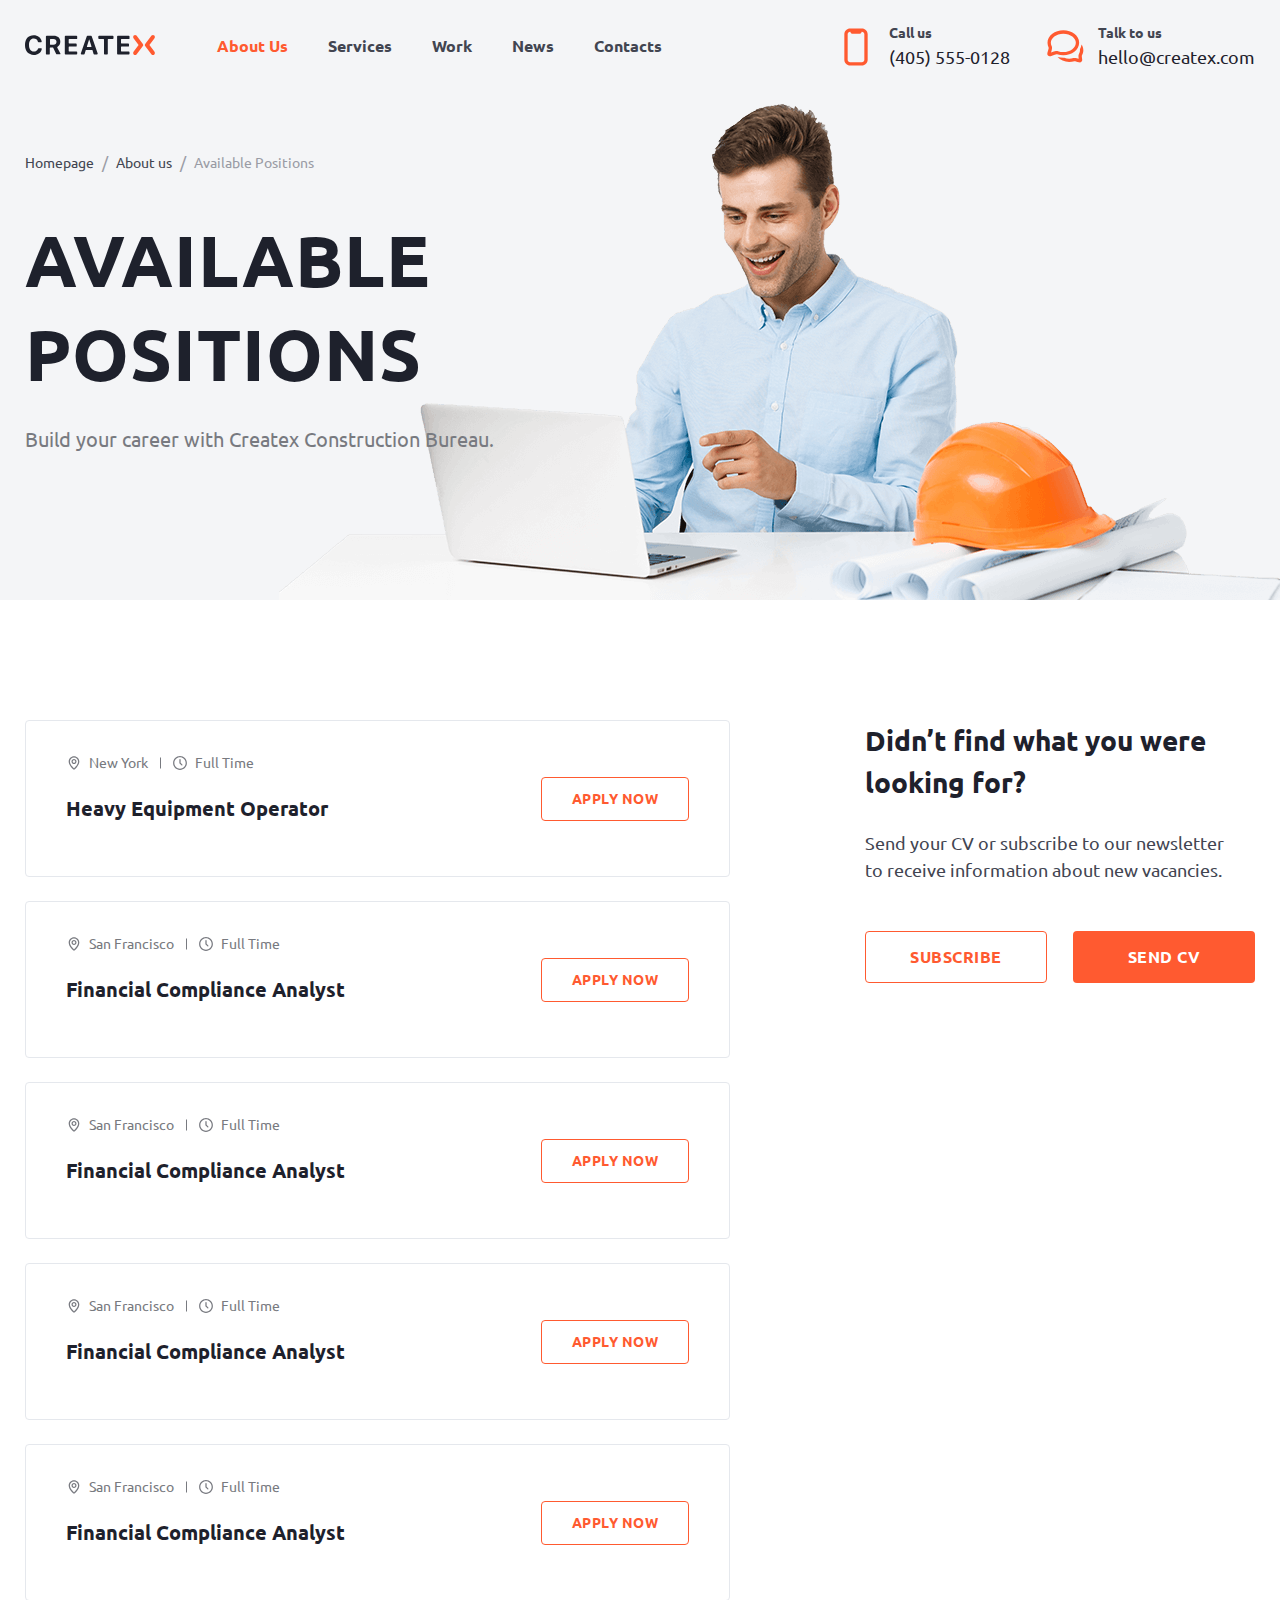
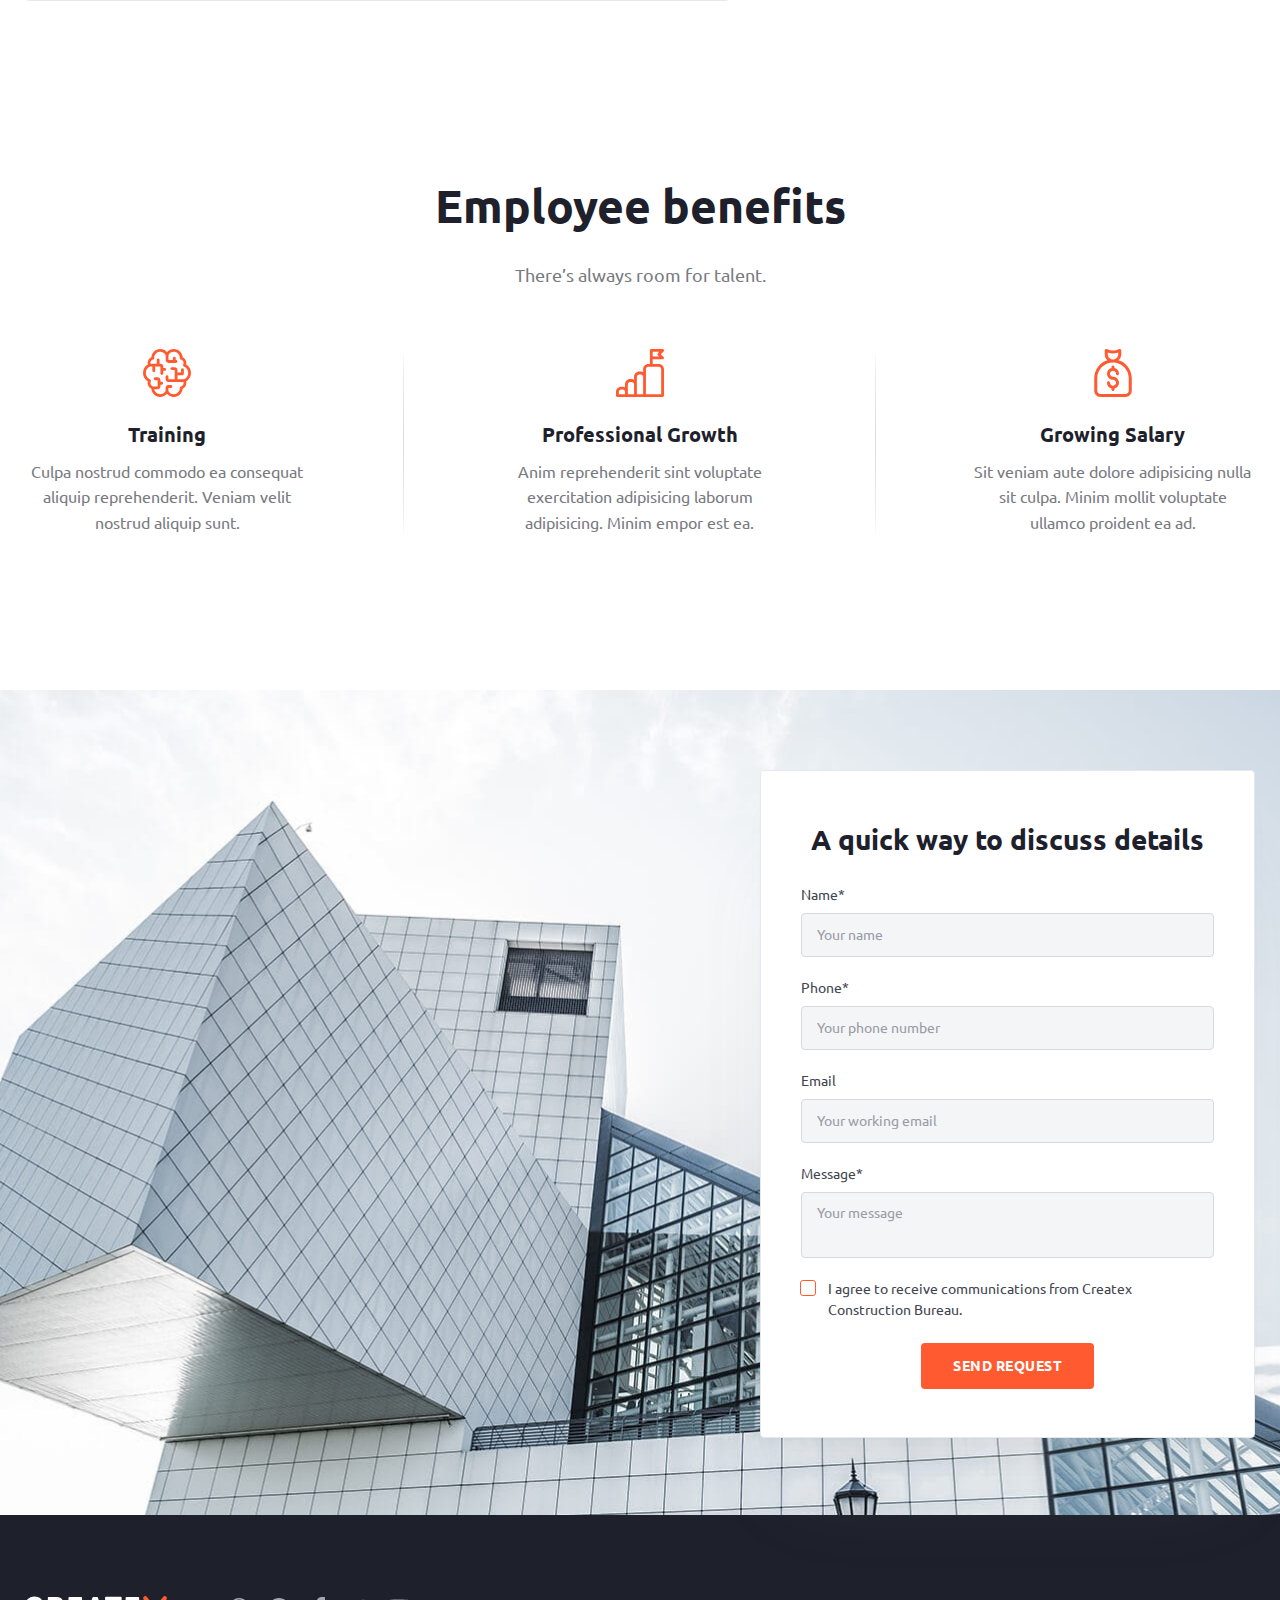
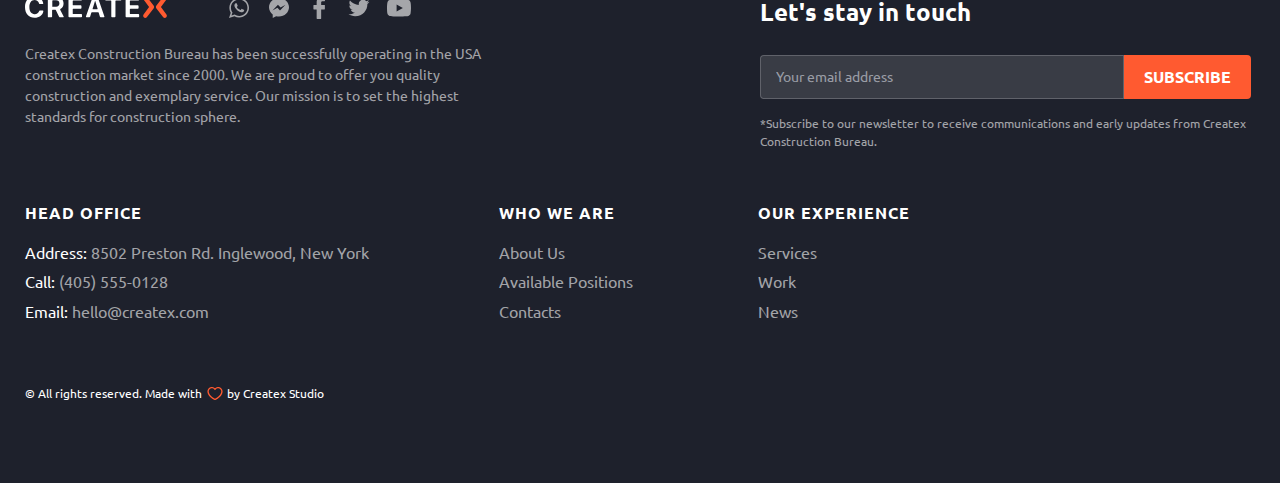
<file: positions.html>
<!DOCTYPE html>
<html lang="ru" class="page">
  <head>
    <meta charset="UTF-8" />
    <meta name="viewport" content="width=device-width,initial-scale=1" />
    <link rel="shortcut icon" href="#" type="image/x-icon" />
    <link
      rel="preload"
      href="./fonts/UbuntuRegular.woff2"
      as="font"
      type="font/woff2"
      crossorigin
    />
    <link rel="preload" href="./fonts/UbuntuBold.woff2" as="font" type="font/woff2" crossorigin />
    <link rel="preload" href="./fonts/LatoBold.woff2" as="font" type="font/woff2" crossorigin />
    <link rel="preload" href="./fonts/LatoBlack.woff2" as="font" type="font/woff2" crossorigin />
    <meta http-equiv="X-UA-Compatible" content="ie=edge" />
    <meta name="theme-color" content="#111111" />
    <title>Createx Construction</title>
    <link rel="stylesheet" href="css/vendor.css" />
    <link rel="stylesheet" href="css/main.css" />
    <script defer="defer" src="js/main.js"></script>
  </head>
  <body class="page__body">
    <div class="site-container">
      <header id="page" class="header header--secondary">
        <div class="container header__container">
          <a href="index.html" class="logo"><img src="img/logo.svg" alt="logo" /></a>
          <nav class="nav header__nav" title="" data-menu>
            <ul class="nav__list list-reset" data-menu-items>
              <li class="nav__item"><a href="about.html" class="nav__link nav__link--current">About Us</a></li>
              <li class="nav__item"><a href="services.html" class="nav__link">Services</a></li>
              <li class="nav__item"><a href="work.html" class="nav__link">Work</a></li>
              <li class="nav__item"><a href="news.html" class="nav__link">News</a></li>
              <li class="nav__item"><a href="contacts.html" class="nav__link">Contacts</a></li>
            </ul>
            <div class="header-contacts header-contacts--nav">
              <a
                href="tel:4055550128"
                class="header-contacts__link contacts-link contacts-link--call"
                ><span class="contacts-link__caption">Call us</span>
                <span class="contacts-link__value">(405) 555-0128</span> </a
              ><a
                href="mailto:hello@creatext.com"
                class="header-contacts__link contacts-link contacts-link--chat"
                ><span class="contacts-link__caption">Talk to us</span>
                <span class="contacts-link__value">hello@createx.com</span></a
              >
            </div>
          </nav>
          <div class="header-contacts">
            <a href="tel:4055550128" class="header-contacts__link contacts-link contacts-link--call"
              ><span class="contacts-link__caption">Call us</span>
              <span class="contacts-link__value">(405) 555-0128</span> </a
            ><a
              href="mailto:hello@creatext.com"
              class="header-contacts__link contacts-link contacts-link--chat"
              ><span class="contacts-link__caption">Talk to us</span>
              <span class="contacts-link__value">hello@createx.com</span></a
            >
          </div>
          <button class="burger" aria-label="Открыть меню" aria-expanded="false" data-burger>
            <span class="burger__line"></span>
          </button>
        </div>
      </header>
      <main class="main">
        <section class="page-hero page-hero--positions">
          <div class="container">
            <ul class="list-reset breadcrumbs page-hero__breadcrumbs">
              <li class="breadcrumbs__item"><a href="#" class="breadcrumbs__link">Homepage</a></li>
              <li class="breadcrumbs__item"><a href="#" class="breadcrumbs__link">About us</a></li>
              <li class="breadcrumbs__item">
                <a class="breadcrumbs__link">Available Positions</a>
              </li>
            </ul>
            <h1 class="page-hero__title">Available Positions</h1>
            <p class="page-hero__descr">Build your career with Createx Construction Bureau.</p>
          </div>
        </section>
        <section class="positions-content">
          <h2 class="visually-hidden">Our available positions</h2>
          <div class="container">
            <div class="positions-content__info">
              <div class="positions-content__left">
                <ul class="list-reset positions-list">
                  <li class="positions-list__item">
                    <article class="positions-item">
                      <div class="positions-item__left">
                        <div class="positions-item__meta">
                          <span class="positions-item__city">New York</span>
                          <span class="positions-item__time">Full Time</span>
                        </div>
                        <h3 class="positions-item__title">Heavy Equipment Operator</h3>
                      </div>
                      <a href="#" class="btn btn--stroke-accent btn--stroke positions-item__link"
                        >Apply now</a
                      >
                    </article>
                  </li>
                  <li class="positions-list__item">
                    <article class="positions-item">
                      <div class="positions-item__left">
                        <div class="positions-item__meta">
                          <span class="positions-item__city">San Francisco</span>
                          <span class="positions-item__time">Full Time</span>
                        </div>
                        <h3 class="positions-item__title">Financial Compliance Analyst</h3>
                      </div>
                      <a href="#" class="btn btn--stroke-accent btn--stroke positions-item__link"
                        >Apply now</a
                      >
                    </article>
                  </li>
                  <li class="positions-list__item">
                    <article class="positions-item">
                      <div class="positions-item__left">
                        <div class="positions-item__meta">
                          <span class="positions-item__city">San Francisco</span>
                          <span class="positions-item__time">Full Time</span>
                        </div>
                        <h3 class="positions-item__title">Financial Compliance Analyst</h3>
                      </div>
                      <a href="#" class="btn btn--stroke-accent btn--stroke positions-item__link"
                        >Apply now</a
                      >
                    </article>
                  </li>
                  <li class="positions-list__item">
                    <article class="positions-item">
                      <div class="positions-item__left">
                        <div class="positions-item__meta">
                          <span class="positions-item__city">San Francisco</span>
                          <span class="positions-item__time">Full Time</span>
                        </div>
                        <h3 class="positions-item__title">Financial Compliance Analyst</h3>
                      </div>
                      <a href="#" class="btn btn--stroke-accent btn--stroke positions-item__link"
                        >Apply now</a
                      >
                    </article>
                  </li>
                  <li class="positions-list__item">
                    <article class="positions-item">
                      <div class="positions-item__left">
                        <div class="positions-item__meta">
                          <span class="positions-item__city">San Francisco</span>
                          <span class="positions-item__time">Full Time</span>
                        </div>
                        <h3 class="positions-item__title">Financial Compliance Analyst</h3>
                      </div>
                      <a href="#" class="btn btn--stroke-accent btn--stroke positions-item__link"
                        >Apply now</a
                      >
                    </article>
                  </li>
                </ul>
              </div>
              <div class="positions-content__right">
                <div class="positions-looking">
                  <h3 class="positions-looking__title">Didn’t find what you were looking for?</h3>
                  <p class="positions-looking__descr">
                    Send your CV&nbsp;or subscribe to&nbsp;our newsletter to&nbsp;receive
                    information about new vacancies.
                  </p>
                  <div class="positions-looking__btns">
                    <button
                      class="btn-reset positions-looking__btn btn btn--stroke-accent btn--stroke positions-looking__btn--subs"
                      data-graph-path="subs"
                    >
                      Subscribe
                    </button>
                    <button
                      class="btn-reset positions-looking__btn btn btn--fill positions-looking__btn--send"
                      data-graph-path="cv"
                    >
                      Send cv
                    </button>
                  </div>
                </div>
              </div>
            </div>
          </div>
        </section>
        <section class="employ-benefits section-offset">
          <div class="container">
            <h2 class="title title--center">Employee benefits</h2>
            <p class="descr descr--center">There’s always room for talent.</p>
            <ul class="list-reset employ-benefits__list">
              <li class="employ-benefits__item employ-benefits__item--training">
                <h3 class="employ-benefits__subtitle">Training</h3>
                <p class="employ-benefits__descr">
                  Culpa nostrud commodo ea&nbsp;consequat aliquip reprehenderit. Veniam velit
                  nostrud aliquip sunt.
                </p>
              </li>
              <li class="employ-benefits__item employ-benefits__item--growth">
                <h3 class="employ-benefits__subtitle">Professional Growth</h3>
                <p class="employ-benefits__descr">
                  Anim reprehenderit sint voluptate exercitation adipisicing laborum adipisicing.
                  Minim empor est&nbsp;ea.
                </p>
              </li>
              <li class="employ-benefits__item employ-benefits__item--salary">
                <h3 class="employ-benefits__subtitle">Growing Salary</h3>
                <p class="employ-benefits__descr">
                  Sit veniam aute dolore adipisicing nulla sit culpa. Minim mollit voluptate ullamco
                  proident ea&nbsp;ad.
                </p>
              </li>
            </ul>
          </div>
        </section>
        <section class="contacts-section">
          <h2 class="visually-hidden">Contacts</h2>
          <div class="container contacts-section__container">
            <form class="contacts-section__form contacts-form">
              <h3 class="contacts-form__title">A quick way to discuss details</h3>
              <label class="form-field form-field--grey contacts-form__field"
                ><span class="form-field__caption">Name*</span>
                <input type="text" name="name" placeholder="Your name" class="form-field__input"
              /></label>
              <label class="form-field form-field--grey contacts-form__field"
                ><span class="form-field__caption">Phone*</span>
                <input
                  type="tel"
                  name="phone"
                  placeholder="Your phone number"
                  class="form-field__input"
              /></label>
              <label class="form-field form-field--grey contacts-form__field"
                ><span class="form-field__caption">Email</span>
                <input
                  type="email"
                  name="email"
                  placeholder="Your working email"
                  class="form-field__input"
              /></label>
              <label class="form-field form-field--grey contacts-form__field"
                ><span class="form-field__caption">Message*</span>
                <textarea
                  name="message"
                  placeholder="Your message"
                  class="form-field__input form-field__input--big"
                ></textarea>
              </label>
              <label class="custom-checkbox contacts-form__checkbox"
                ><input type="checkbox" class="custom-checkbox__input" />
                <span class="custom-checkbox__text"
                  >I agree to receive communications from Createx Construction Bureau.</span
                ></label
              >
              <div class="centered">
                <button class="contacts-form__btn btn btn--fill btn-reset" type="submit">
                  Send request
                </button>
              </div>
            </form>
          </div>
        </section>
      </main>
      <footer class="footer">
        <a href="#page" data-scroll class="to-top"
          ><span class="to-top__text">Go to top</span>
          <span class="to-top__icon"
            ><svg><path fill-rule="evenodd" clip-rule="evenodd" d="M4.29289 15.7071C3.90237 15.3166 3.90237 14.6834 4.29289 14.2929L11.2929 7.29289C11.6834 6.90237 12.3166 6.90237 12.7071 7.29289L19.7071 14.2929C20.0976 14.6834 20.0976 15.3166 19.7071 15.7071C19.3166 16.0976 18.6834 16.0976 18.2929 15.7071L12 9.41421L5.70711 15.7071C5.31658 16.0976 4.68342 16.0976 4.29289 15.7071Z"/></svg></span
        ></a>
        <div class="container footer__container">
          <div class="footer__left">
            <div class="footer__top">
              <a href="#" class="logo footer__logo"
                ><img src="img/footer-logo.svg" alt="Createx Logo"
              /></a>
              <ul class="social footer__social list-reset">
                <li class="social__item">
                  <a href="#" target="_blank" class="social__link" aria-label="Whatsapp"
                    ><svg class=""><g>
                      <path d="M22 11.7424C22 17.1231 17.6047 21.4849 12.1818 21.4849C10.4602 21.4849 8.84289 21.0449 7.43578 20.2727L2 22L3.77222 16.7729C2.87822 15.3049 2.36333 13.5831 2.36333 11.7424C2.36333 6.36178 6.75911 2 12.1818 2C17.6051 2 22 6.36178 22 11.7424ZM12.1818 3.55156C7.62978 3.55156 3.92711 7.226 3.92711 11.7424C3.92711 13.5347 4.51133 15.1944 5.49956 16.5447L4.46822 19.5867L7.64044 18.5784C8.94378 19.4342 10.5051 19.9333 12.182 19.9333C16.7333 19.9333 20.4367 16.2593 20.4367 11.7429C20.4367 7.22644 16.7336 3.55156 12.1818 3.55156ZM17.1398 13.9862C17.0791 13.8869 16.9189 13.8269 16.6784 13.7076C16.4376 13.5882 15.254 13.0102 15.034 12.9309C14.8133 12.8513 14.6524 12.8113 14.4922 13.0502C14.332 13.2893 13.8707 13.8269 13.73 13.9862C13.5896 14.146 13.4493 14.166 13.2084 14.0464C12.968 13.9271 12.1927 13.6747 11.2733 12.8613C10.558 12.2284 10.0749 11.4471 9.93444 11.2078C9.79422 10.9689 9.91978 10.8398 10.04 10.7209C10.1484 10.6138 10.2809 10.442 10.4011 10.3027C10.5218 10.1631 10.5618 10.0638 10.6416 9.90422C10.7222 9.74489 10.682 9.60556 10.6216 9.48578C10.5616 9.36644 10.0798 8.19133 9.87933 7.71311C9.67889 7.23533 9.47867 7.31489 9.338 7.31489C9.19778 7.31489 9.03711 7.29489 8.87667 7.29489C8.71622 7.29489 8.45533 7.35467 8.23467 7.59356C8.01422 7.83267 7.39267 8.41044 7.39267 9.58533C7.39267 10.7604 8.25467 11.8958 8.37533 12.0549C8.49556 12.214 10.0398 14.7038 12.4864 15.66C14.9333 16.6158 14.9333 16.2969 15.3747 16.2569C15.8156 16.2171 16.7982 15.6793 16.9996 15.122C17.1996 14.5638 17.1996 14.0858 17.1398 13.9862Z" fill="white"/>
                      </g></svg></a>
                </li>
                <li class="social__item">
                  <a href="#" target="_blank" class="social__link" aria-label="Messanger"
                    ><svg class=""><g>
                      <path d="M12 2C6.4775 2 2 6.145 2 11.2587C2 14.1725 3.45375 16.7712 5.72625 18.4688V22L9.13125 20.1313C10.04 20.3825 11.0025 20.5187 12 20.5187C17.5225 20.5187 22 16.3737 22 11.26C22 6.14625 17.5225 2 12 2ZM12.9937 14.4688L10.4475 11.7525L5.47875 14.4688L10.945 8.66625L13.5538 11.3825L18.46 8.66625L12.9937 14.4688Z" fill="white"/>
                      </g></svg></a>
                </li>
                <li class="social__item">
                  <a href="#" target="_blank" class="social__link" aria-label="Facebook"
                    ><svg class=""><g>
                      <path d="M17.5628 1.00458L14.7856 1C11.6654 1 9.64903 3.12509 9.64903 6.41423V8.91055H6.85662C6.61532 8.91055 6.41992 9.1115 6.41992 9.35937V12.9763C6.41992 13.2241 6.61554 13.4249 6.85662 13.4249H9.64903V22.5514C9.64903 22.7993 9.84443 23 10.0857 23H13.729C13.9703 23 14.1657 22.799 14.1657 22.5514V13.4249H17.4307C17.672 13.4249 17.8674 13.2241 17.8674 12.9763L17.8688 9.35937C17.8688 9.24036 17.8226 9.12638 17.7409 9.04215C17.6591 8.95793 17.5477 8.91055 17.4318 8.91055H14.1657V6.79439C14.1657 5.77728 14.4017 5.26094 15.6915 5.26094L17.5624 5.26025C17.8035 5.26025 17.9989 5.0593 17.9989 4.81166V1.45317C17.9989 1.20576 17.8037 1.00504 17.5628 1.00458Z"/>
                      </g></svg></a>
                </li>
                <li class="social__item">
                  <a href="#" target="_blank" class="social__link" aria-label="Twitter"
                    ><svg class=""><g>
                      <path d="M22.5 5.77233C21.7271 6.10027 20.8978 6.32267 20.0264 6.42196C20.9161 5.91181 21.5972 5.10263 21.92 4.1414C21.0854 4.61383 20.1642 4.95688 19.1826 5.14285C18.3966 4.33994 17.2785 3.83984 16.0384 3.83984C13.6593 3.83984 11.7303 5.68691 11.7303 7.9637C11.7303 8.2866 11.7683 8.60199 11.8418 8.90357C8.26201 8.73141 5.08768 7.08917 2.96314 4.59372C2.59176 5.20189 2.38049 5.91053 2.38049 6.66697C2.38049 8.09814 3.14161 9.36093 4.2964 10.0997C3.5904 10.0771 2.92639 9.89116 2.34508 9.58205V9.63357C2.34508 11.6314 3.83056 13.2988 5.80024 13.6783C5.43936 13.7713 5.05882 13.8228 4.66514 13.8228C4.38696 13.8228 4.11794 13.7964 3.85417 13.7461C4.40267 15.3859 5.99315 16.5783 7.87756 16.611C6.40388 17.7167 4.54573 18.3739 2.52749 18.3739C2.17976 18.3739 1.83724 18.3537 1.5 18.3173C3.40671 19.4896 5.67036 20.1732 8.10327 20.1732C16.028 20.1732 20.3597 13.8881 20.3597 8.43741L20.3453 7.90341C21.1917 7.32537 21.9239 6.59912 22.5 5.77233Z" />
                      </g></svg></a>
                </li>
                <li class="social__item">
                  <a href="#" target="_blank" class="social__link" aria-label="YouTube"
                    ><svg class=""><g>
                      <path fill-rule="evenodd" clip-rule="evenodd" d="M21.3903 4.11358C22.4182 4.39044 23.2288 5.20086 23.5055 6.22899C24.0197 8.10691 23.9999 12.0213 23.9999 12.0213C23.9999 12.0213 23.9999 15.9158 23.5057 17.7939C23.2288 18.8218 22.4184 19.6324 21.3903 19.9091C19.5122 20.4035 12 20.4035 12 20.4035C12 20.4035 4.50731 20.4035 2.60961 19.8895C1.58148 19.6127 0.771054 18.802 0.4942 17.7741C0 15.9158 0 12.0015 0 12.0015C0 12.0015 0 8.10691 0.4942 6.22899C0.770871 5.20104 1.60125 4.37066 2.60943 4.09399C4.48753 3.59961 11.9998 3.59961 11.9998 3.59961C11.9998 3.59961 19.5122 3.59961 21.3903 4.11358ZM15.8549 12.0016L9.60788 15.5996V8.40355L15.8549 12.0016Z"/>
                      </g></svg></a>
                </li>
              </ul>
            </div>
            <p class="footer__descr">
              Createx Construction Bureau has been successfully operating in&nbsp;the USA
              construction market since 2000. We&nbsp;are proud to&nbsp;offer you quality
              construction and exemplary service. Our mission is&nbsp;to&nbsp;set the highest
              standards for construction sphere.
            </p>
          </div>
          <form action="#" class="footer-form footer__form">
            <h3 class="footer-form__title">Let's stay in touch</h3>
            <div class="footer-form__items">
              <label class="form-field form-field--grey contacts-form__field"
                ><input
                  type="email"
                  name="email"
                  placeholder="Your email address"
                  class="form-field__input"
              /></label>
              <button class="footer-form__btn btn btn-reset btn--fill">Subscribe</button>
            </div>
            <p class="footer-form__descr">
              *Subscribe to&nbsp;our newsletter to&nbsp;receive communications and early updates
              from Createx Construction Bureau.
            </p>
          </form>
          <address class="footer-address footer__address">
            <h3 class="footer-address__title footer-title">Head Office</h3>
            <span class="footer-address__item"
              ><span class="footer-address__name">Address:</span> 8502 Preston Rd. Inglewood, New
              York </span
            ><span class="footer-address__item"
              ><span class="footer-address__name">Call:</span>
              <a href="tel:4055550128">(405) 555-0128</a> </span
            ><span class="footer-address__item"
              ><span class="footer-address__name">Email:</span>
              <a href="mailto:hello@createx.com">hello@createx.com</a></span
            >
          </address>
          <nav class="footer-nav footer__nav" title="secondary navigation">
            <div class="footer-nav__col">
              <h3 class="footer-nav__title footer-title">Who we are</h3>
              <ul class="list-reset footer-nav__list">
                <li class="footer-nav__item"><a href="#" class="footer-nav__link">About Us</a></li>
                <li class="footer-nav__item">
                  <a href="#" class="footer-nav__link">Available Positions</a>
                </li>
                <li class="footer-nav__item"><a href="#" class="footer-nav__link">Contacts</a></li>
              </ul>
            </div>
            <div class="footer-nav__col">
              <h3 class="footer-nav__title footer-title">Our Experience</h3>
              <ul class="list-reset footer-nav__list">
                <li class="footer-nav__item"><a href="#" class="footer-nav__link">Services</a></li>
                <li class="footer-nav__item"><a href="#" class="footer-nav__link">Work</a></li>
                <li class="footer-nav__item"><a href="#" class="footer-nav__link">News</a></li>
              </ul>
            </div>
          </nav>
          <small class="footer__copyright"
            >&copy;&nbsp;All rights reserved. Made with <span>by Createx Studio</span></small
          >
        </div>
      </footer>
      <div class="overlay" data-menu-overlay></div>
      <div class="graph-modal">
        <div
          class="graph-modal__container site-modal"
          role="dialog"
          aria-modal="true"
          data-graph-target="subs"
        >
          <button
            class="btn-reset js-modal-close graph-modal__close"
            aria-label="Закрыть модальное окно"
          ></button>
          <div class="graph-modal__content">
            <h2 class="site-modal__title">Subscribe to our newsletter</h2>
            <form action="#" class="site-modal__form form-1">
              <label class="form-field form-field--grey site-modal__field"
                ><span class="form-field__caption">Name*</span>
                <input
                  type="text"
                  name="name"
                  required
                  placeholder="Your name"
                  class="form-field__input"
              /></label>
              <label class="form-field form-field--grey site-modal__field"
                ><span class="form-field__caption">Email</span>
                <input
                  type="email"
                  name="email"
                  placeholder="Your working email"
                  class="form-field__input"
              /></label>
              <button class="site-modal__btn btn btn--fill btn-reset" type="submit">Send</button>
            </form>
          </div>
        </div>
        <div
          class="graph-modal__container site-modal"
          role="dialog"
          aria-modal="true"
          data-graph-target="cv"
        >
          <button
            class="btn-reset js-modal-close graph-modal__close"
            aria-label="Закрыть модальное окно"
          ></button>
          <div class="graph-modal__content">
            <h2 class="site-modal__title">Send your CV</h2>
            <form action="#" class="site-modal__form form-1">
              <label class="form-field form-field--grey site-modal__field"
                ><span class="form-field__caption">Name*</span>
                <input
                  type="text"
                  name="name"
                  required
                  placeholder="Your name"
                  class="form-field__input"
              /></label>
              <label class="form-field form-field--grey site-modal__field"
                ><span class="form-field__caption">Location*</span>
                <select name="location" id="" class="form-field__select" required>
                  <option value="">Choose your location</option>
                  <option value="New_York">New York</option>
                </select></label
              >
              <label class="form-field form-field--grey site-modal__field"
                ><span class="form-field__caption">Phone*</span>
                <input
                  type="tel"
                  name="phone"
                  required
                  placeholder="Your phone number"
                  class="form-field__input"
              /></label>
              <label class="form-field form-field--grey site-modal__field"
                ><span class="form-field__caption">Email</span>
                <input
                  type="email"
                  name="email"
                  placeholder="Your working email"
                  class="form-field__input"
              /></label>
              <label class="form-field form-field--grey site-modal__field form-contacts__field--big"
                ><span class="form-field__caption">Covering letter</span>
                <textarea
                  placeholder="Your covering letter"
                  class="form-field__input form-field__input--big"
                ></textarea>
              </label>
              <label class="custom-file site-modal__checkbox"
                ><input required type="file" class="custom-file__input" />
                <span class="custom-file__text">Attach your CV*</span></label
              >
              <button class="site-modal__btn btn btn--fill btn-reset" type="submit">Send</button>
            </form>
          </div>
        </div>
      </div>
    </div>
  </body>
</html>
</file>
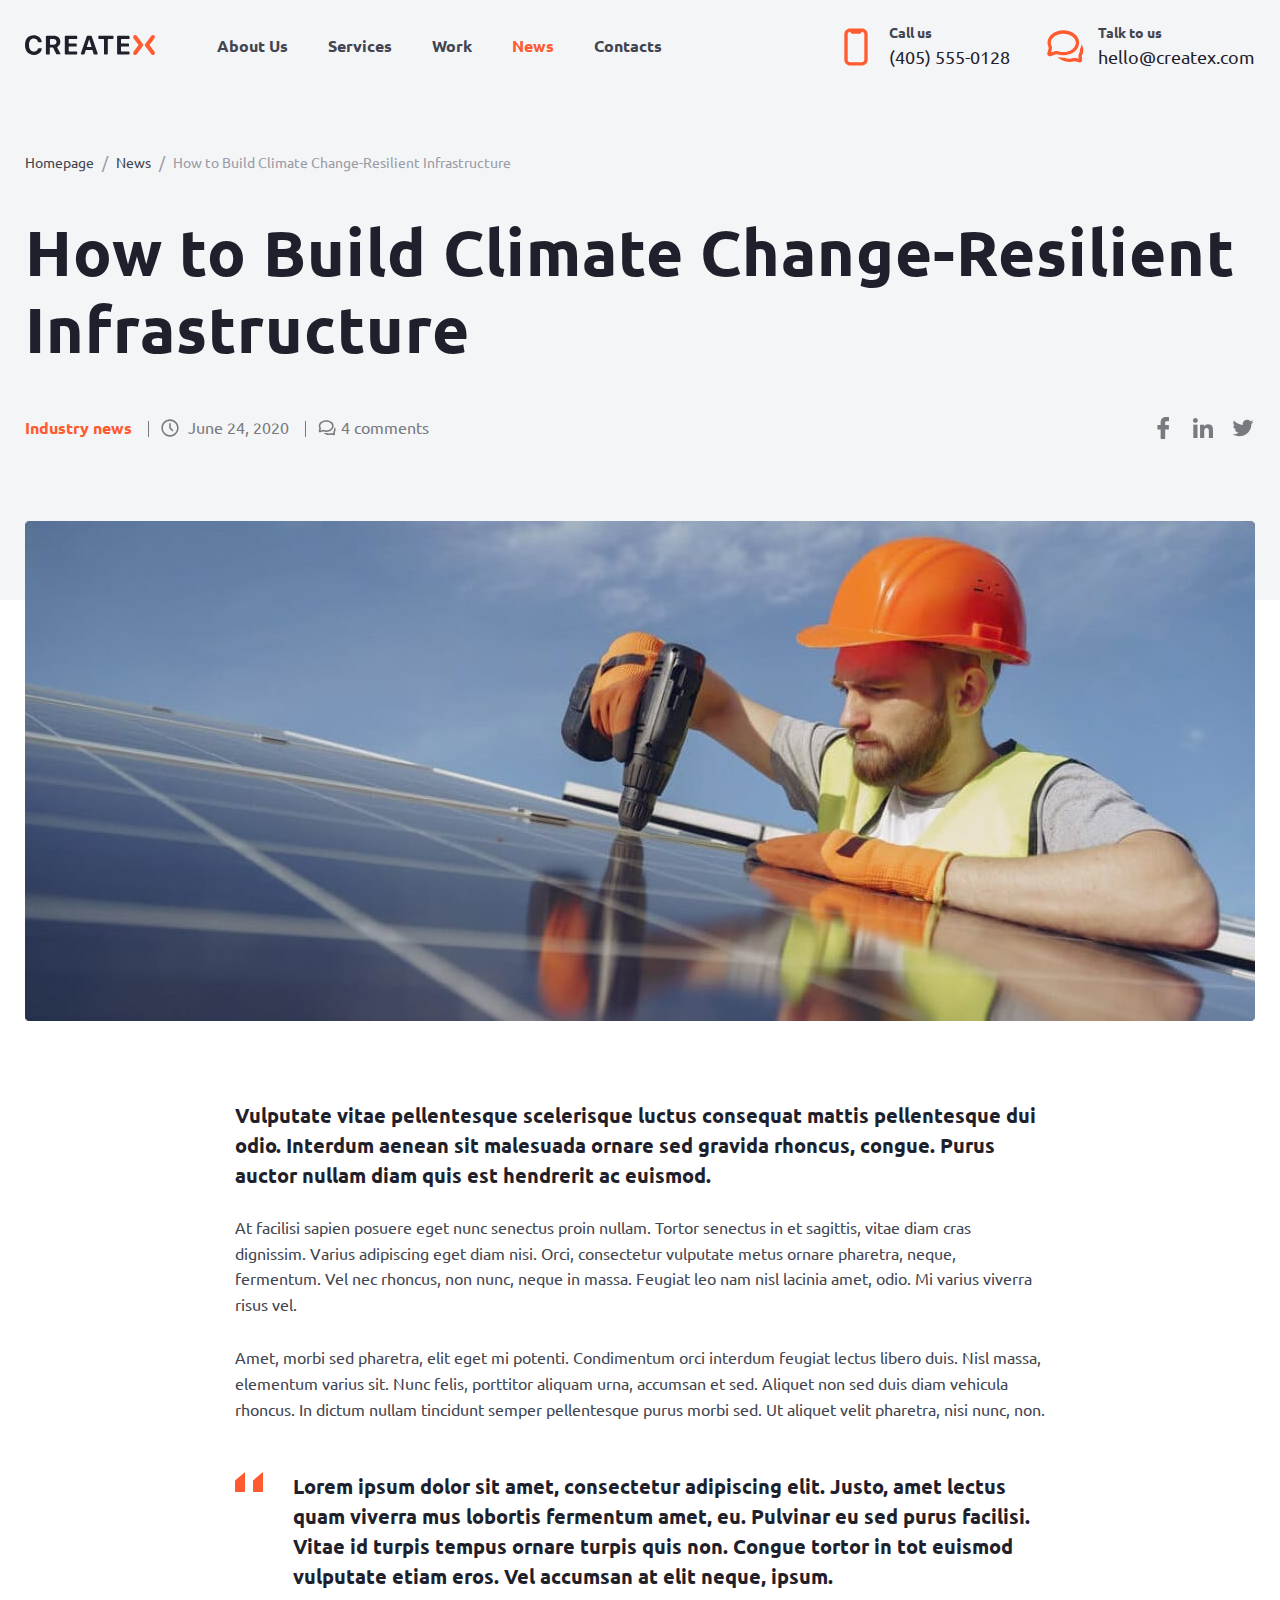
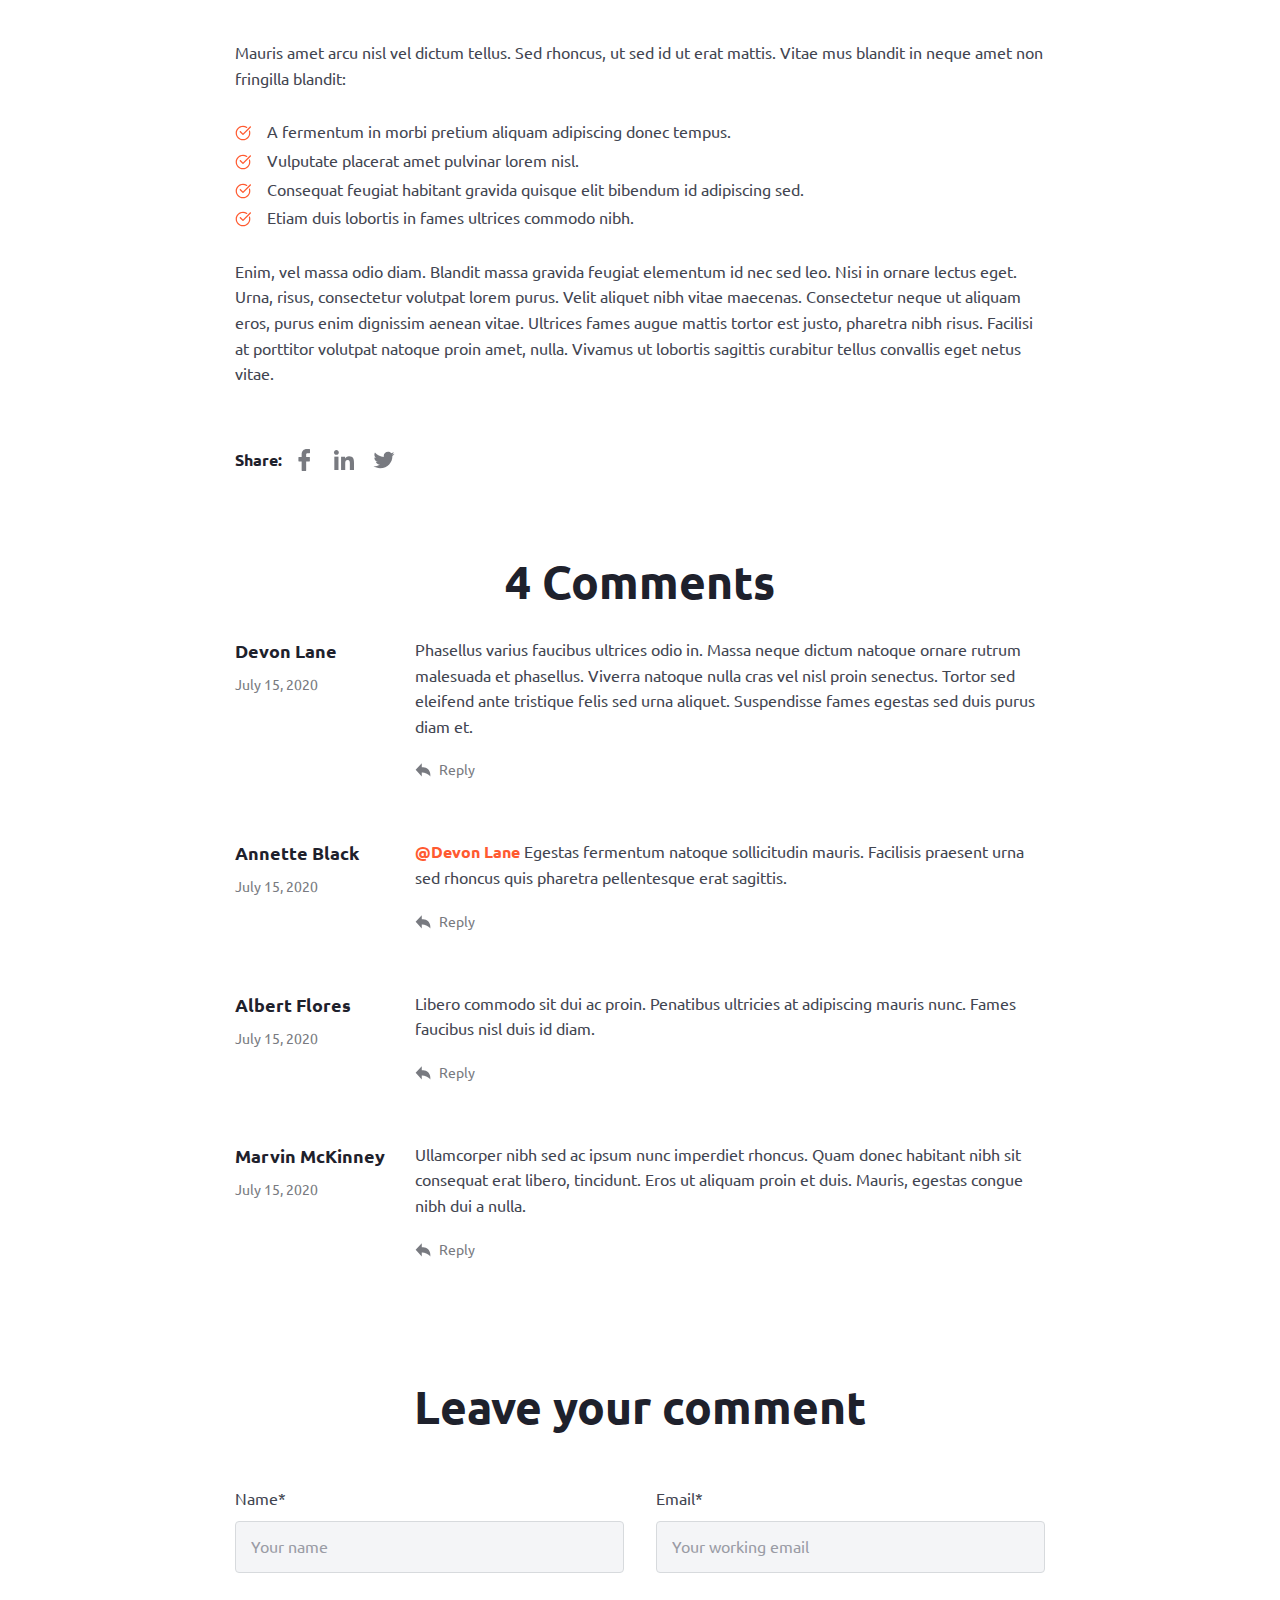
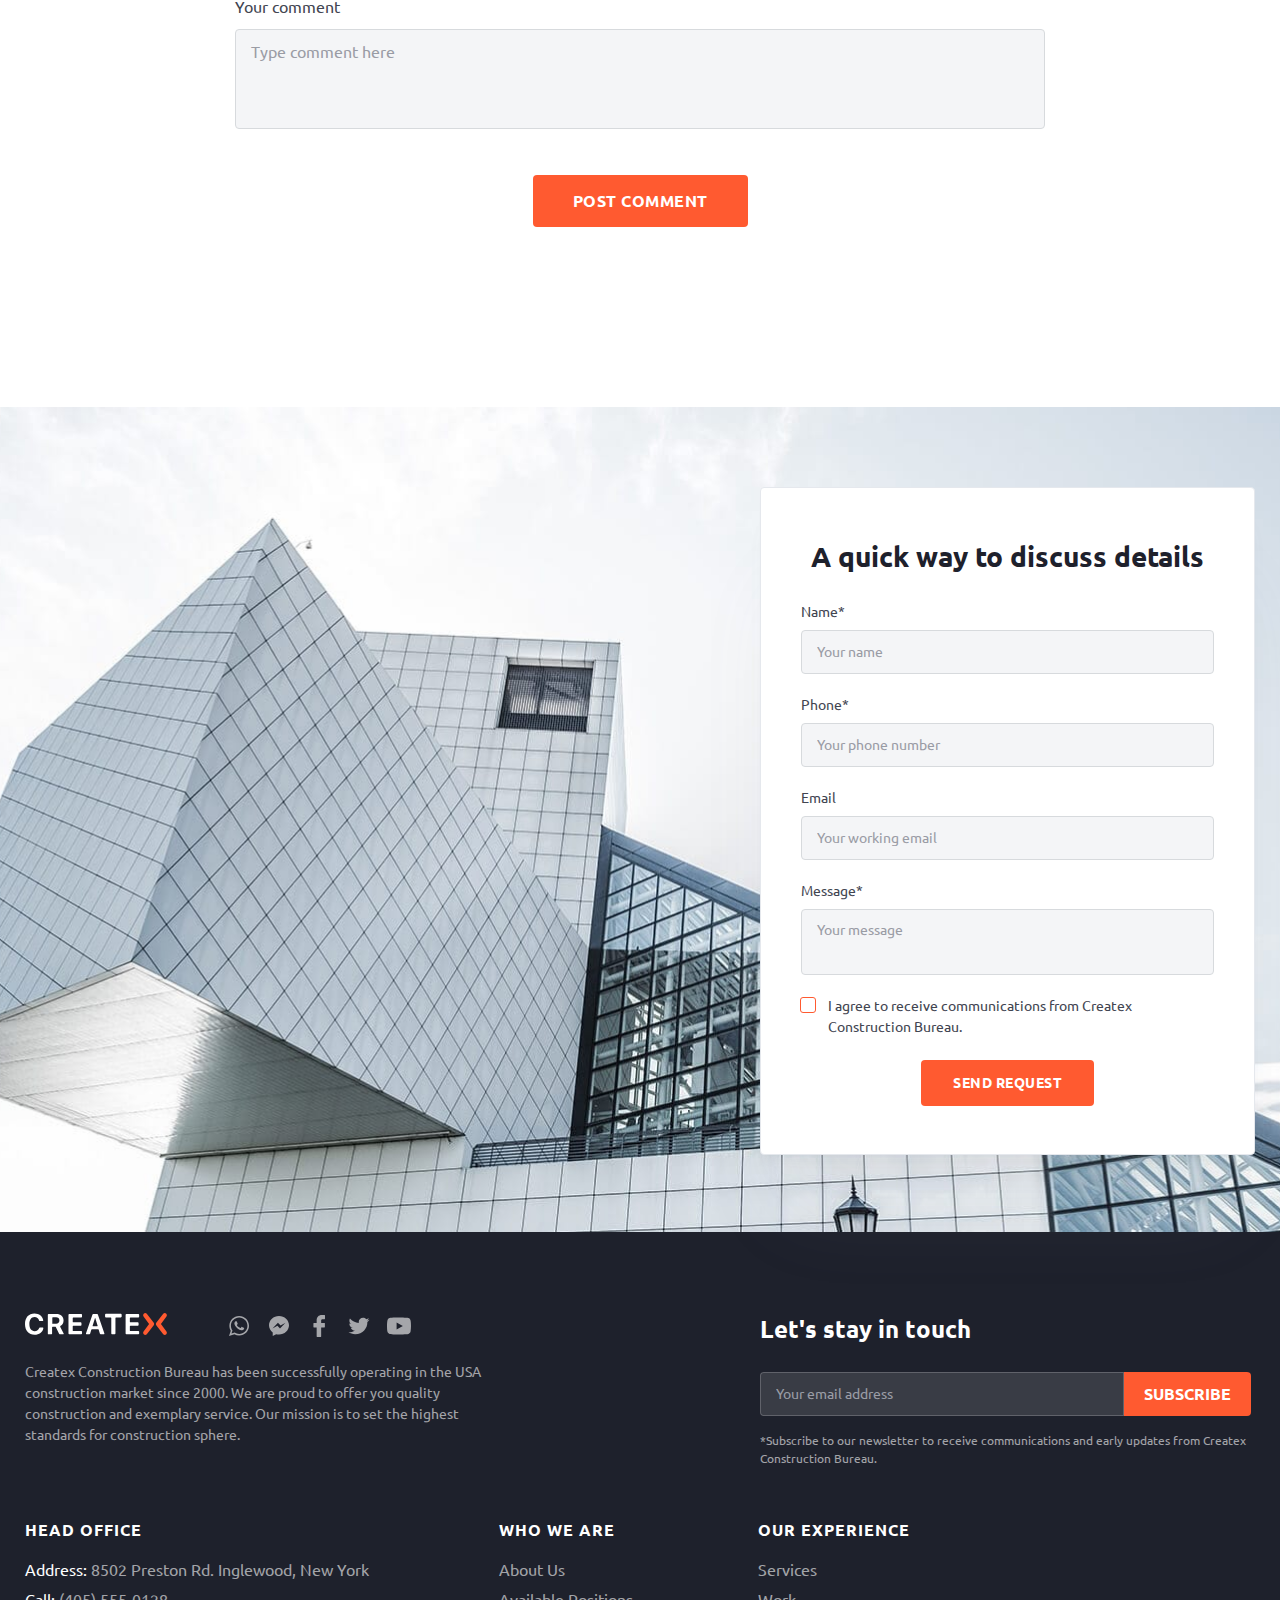
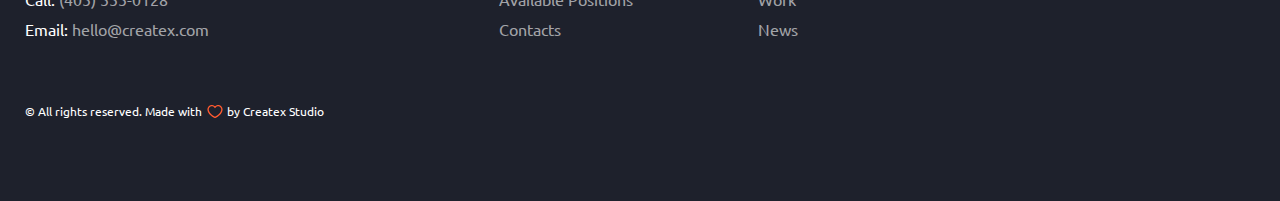
<file: post.html>
<!DOCTYPE html>
<html lang="ru" class="page">
  <head>
    <meta charset="UTF-8" />
    <meta name="viewport" content="width=device-width,initial-scale=1" />
    <link rel="shortcut icon" href="#" type="image/x-icon" />
    <link
      rel="preload"
      href="./fonts/UbuntuRegular.woff2"
      as="font"
      type="font/woff2"
      crossorigin
    />
    <link rel="preload" href="./fonts/UbuntuBold.woff2" as="font" type="font/woff2" crossorigin />
    <link rel="preload" href="./fonts/LatoBold.woff2" as="font" type="font/woff2" crossorigin />
    <link rel="preload" href="./fonts/LatoBlack.woff2" as="font" type="font/woff2" crossorigin />
    <meta http-equiv="X-UA-Compatible" content="ie=edge" />
    <meta name="theme-color" content="#111111" />
    <title>Createx Construction</title>
    <link rel="stylesheet" href="css/vendor.css" />
    <link rel="stylesheet" href="css/main.css" />
    <script defer="defer" src="js/main.js"></script>
  </head>
  <body class="page__body">
    <div class="site-container">
      <header id="page" class="header header--secondary">
        <div class="container header__container">
          <a href="index.html" class="logo"><img src="img/logo.svg" alt="logo" /></a>
          <nav class="nav header__nav" title="" data-menu>
            <ul class="nav__list list-reset" data-menu-items>
              <li class="nav__item"><a href="about.html" class="nav__link">About Us</a></li>
              <li class="nav__item"><a href="services.html" class="nav__link">Services</a></li>
              <li class="nav__item"><a href="work.html" class="nav__link">Work</a></li>
              <li class="nav__item"><a href="news.html" class="nav__link nav__link--current">News</a></li>
              <li class="nav__item"><a href="contacts.html" class="nav__link">Contacts</a></li>
            </ul>
            <div class="header-contacts header-contacts--nav">
              <a
                href="tel:4055550128"
                class="header-contacts__link contacts-link contacts-link--call"
                ><span class="contacts-link__caption">Call us</span>
                <span class="contacts-link__value">(405) 555-0128</span> </a
              ><a
                href="mailto:hello@creatext.com"
                class="header-contacts__link contacts-link contacts-link--chat"
                ><span class="contacts-link__caption">Talk to us</span>
                <span class="contacts-link__value">hello@createx.com</span></a
              >
            </div>
          </nav>
          <div class="header-contacts">
            <a href="tel:4055550128" class="header-contacts__link contacts-link contacts-link--call"
              ><span class="contacts-link__caption">Call us</span>
              <span class="contacts-link__value">(405) 555-0128</span> </a
            ><a
              href="mailto:hello@creatext.com"
              class="header-contacts__link contacts-link contacts-link--chat"
              ><span class="contacts-link__caption">Talk to us</span>
              <span class="contacts-link__value">hello@createx.com</span></a
            >
          </div>
          <button class="burger" aria-label="Открыть меню" aria-expanded="false" data-burger>
            <span class="burger__line"></span>
          </button>
        </div>
      </header>
      <main class="main">
        <section class="page-hero page-hero--post">
          <div class="container">
            <ul class="list-reset breadcrumbs page-hero__breadcrumbs">
              <li class="breadcrumbs__item"><a href="#" class="breadcrumbs__link">Homepage</a></li>
              <li class="breadcrumbs__item"><a href="#" class="breadcrumbs__link">News</a></li>
              <li class="breadcrumbs__item">
                <a class="breadcrumbs__link"
                  >How to Build Climate Change-Resilient Infrastructure</a
                >
              </li>
            </ul>
            <h1 class="page-hero__title">How to Build Climate Change-Resilient Infrastructure</h1>
            <div class="page-hero__bottom">
              <div class="page-hero__meta article-meta">
                <a href="#" class="article-meta__item">Industry news</a>
                <time datetime="2019-12-01 19:00" class="article-meta__item">June 24, 2020</time>
                <span class="article-meta__item article-meta__item--comments">4 comments</span>
              </div>
              <ul class="social page-hero__social list-reset">
                <li class="social__item">
                  <a href="#" target="_blank" class="social__link" aria-label="Facebook"
                    ><svg class=""><g>
                      <path d="M17.5628 1.00458L14.7856 1C11.6654 1 9.64903 3.12509 9.64903 6.41423V8.91055H6.85662C6.61532 8.91055 6.41992 9.1115 6.41992 9.35937V12.9763C6.41992 13.2241 6.61554 13.4249 6.85662 13.4249H9.64903V22.5514C9.64903 22.7993 9.84443 23 10.0857 23H13.729C13.9703 23 14.1657 22.799 14.1657 22.5514V13.4249H17.4307C17.672 13.4249 17.8674 13.2241 17.8674 12.9763L17.8688 9.35937C17.8688 9.24036 17.8226 9.12638 17.7409 9.04215C17.6591 8.95793 17.5477 8.91055 17.4318 8.91055H14.1657V6.79439C14.1657 5.77728 14.4017 5.26094 15.6915 5.26094L17.5624 5.26025C17.8035 5.26025 17.9989 5.0593 17.9989 4.81166V1.45317C17.9989 1.20576 17.8037 1.00504 17.5628 1.00458Z"/>
                      </g></svg></a>
                </li>
                <li class="social__item">
                  <a href="#" target="_blank" class="social__link" aria-label="LinkedIn"
                    ><svg width="20" height="20" viewBox="0 0 20 20" xmlns="http://www.w3.org/2000/svg">
                      <path d="M18.3285 18.3327L18.3327 18.332V12.2195C18.3327 9.22921 17.6889 6.92574 14.1931 6.92574C12.5125 6.92574 11.3848 7.84796 10.9243 8.72227H10.8757V7.2049H7.56115V18.332H11.0125V12.8223C11.0125 11.3716 11.2875 9.9688 13.0841 9.9688C14.8542 9.9688 14.8806 11.6244 14.8806 12.9153V18.3327H18.3285Z"/>
                      <path d="M1.94101 7.2056H5.39657V18.3327H1.94101V7.2056Z" />
                      <path d="M3.6674 1.66602C2.56254 1.66602 1.66602 2.56254 1.66602 3.6674C1.66602 4.77227 2.56254 5.68754 3.6674 5.68754C4.77227 5.68754 5.66879 4.77227 5.66879 3.6674C5.6681 2.56254 4.77157 1.66602 3.6674 1.66602Z"/>
                      </svg></a>
                </li>
                <li class="social__item">
                  <a href="#" target="_blank" class="social__link" aria-label="Twitter"
                    ><svg class=""><g>
                      <path d="M22.5 5.77233C21.7271 6.10027 20.8978 6.32267 20.0264 6.42196C20.9161 5.91181 21.5972 5.10263 21.92 4.1414C21.0854 4.61383 20.1642 4.95688 19.1826 5.14285C18.3966 4.33994 17.2785 3.83984 16.0384 3.83984C13.6593 3.83984 11.7303 5.68691 11.7303 7.9637C11.7303 8.2866 11.7683 8.60199 11.8418 8.90357C8.26201 8.73141 5.08768 7.08917 2.96314 4.59372C2.59176 5.20189 2.38049 5.91053 2.38049 6.66697C2.38049 8.09814 3.14161 9.36093 4.2964 10.0997C3.5904 10.0771 2.92639 9.89116 2.34508 9.58205V9.63357C2.34508 11.6314 3.83056 13.2988 5.80024 13.6783C5.43936 13.7713 5.05882 13.8228 4.66514 13.8228C4.38696 13.8228 4.11794 13.7964 3.85417 13.7461C4.40267 15.3859 5.99315 16.5783 7.87756 16.611C6.40388 17.7167 4.54573 18.3739 2.52749 18.3739C2.17976 18.3739 1.83724 18.3537 1.5 18.3173C3.40671 19.4896 5.67036 20.1732 8.10327 20.1732C16.028 20.1732 20.3597 13.8881 20.3597 8.43741L20.3453 7.90341C21.1917 7.32537 21.9239 6.59912 22.5 5.77233Z" />
                      </g></svg></a>
                </li>
              </ul>
            </div>
          </div>
        </section>
        <article class="post">
          <div class="container">
            <img src="img/post-image.jpg" alt="post" class="post__cover" />
            <div class="post__wrapper">
              <div class="post__content">
                <h2>
                  Vulputate vitae pellentesque scelerisque luctus consequat mattis pellentesque dui
                  odio. Interdum aenean sit malesuada ornare sed gravida rhoncus, congue. Purus
                  auctor nullam diam quis est hendrerit ac&nbsp;euismod.
                </h2>
                <p>
                  At&nbsp;facilisi sapien posuere eget nunc senectus proin nullam. Tortor senectus
                  in&nbsp;et&nbsp;sagittis, vitae diam cras dignissim. Varius adipiscing eget diam
                  nisi. Orci, consectetur vulputate metus ornare pharetra, neque, fermentum. Vel nec
                  rhoncus, non nunc, neque in&nbsp;massa. Feugiat leo nam nisl lacinia amet, odio.
                  Mi&nbsp;varius viverra risus vel.
                </p>
                <p>
                  Amet, morbi sed pharetra, elit eget mi&nbsp;potenti. Condimentum orci interdum
                  feugiat lectus libero duis. Nisl massa, elementum varius sit. Nunc felis,
                  porttitor aliquam urna, accumsan et&nbsp;sed. Aliquet non sed duis diam vehicula
                  rhoncus. In&nbsp;dictum nullam tincidunt semper pellentesque purus morbi sed.
                  Ut&nbsp;aliquet velit pharetra, nisi nunc, non.
                </p>
                <blockquote>
                  Lorem ipsum dolor sit amet, consectetur adipiscing elit. Justo, amet lectus quam
                  viverra mus lobortis fermentum amet, eu. Pulvinar eu&nbsp;sed purus facilisi.
                  Vitae id&nbsp;turpis tempus ornare turpis quis non. Congue tortor in&nbsp;tot
                  euismod vulputate etiam eros. Vel accumsan at&nbsp;elit neque, ipsum.
                </blockquote>
                <p>
                  Mauris amet arcu nisl vel dictum tellus. Sed rhoncus, ut&nbsp;sed
                  id&nbsp;ut&nbsp;erat mattis. Vitae mus blandit in&nbsp;neque amet non fringilla
                  blandit:
                </p>
                <ul>
                  <li>A fermentum in morbi pretium aliquam adipiscing donec tempus.</li>
                  <li>Vulputate placerat amet pulvinar lorem nisl.</li>
                  <li>
                    Consequat feugiat habitant gravida quisque elit bibendum id adipiscing sed.
                  </li>
                  <li>Etiam duis lobortis in fames ultrices commodo nibh.</li>
                </ul>
                <p>
                  Enim, vel massa odio diam. Blandit massa gravida feugiat elementum id&nbsp;nec sed
                  leo. Nisi in&nbsp;ornare lectus eget. Urna, risus, consectetur volutpat lorem
                  purus. Velit aliquet nibh vitae maecenas. Consectetur neque ut&nbsp;aliquam eros,
                  purus enim dignissim aenean vitae. Ultrices fames augue mattis tortor est justo,
                  pharetra nibh risus. Facilisi at&nbsp;porttitor volutpat natoque proin amet,
                  nulla. Vivamus ut&nbsp;lobortis sagittis curabitur tellus convallis eget netus
                  vitae.
                </p>
              </div>
              <div class="post__share">
                <span>Share:</span>
                <ul class="social post__social list-reset">
                  <li class="social__item">
                    <a href="#" target="_blank" class="social__link" aria-label="Facebook"
                    ><svg class=""><g>
                      <path d="M17.5628 1.00458L14.7856 1C11.6654 1 9.64903 3.12509 9.64903 6.41423V8.91055H6.85662C6.61532 8.91055 6.41992 9.1115 6.41992 9.35937V12.9763C6.41992 13.2241 6.61554 13.4249 6.85662 13.4249H9.64903V22.5514C9.64903 22.7993 9.84443 23 10.0857 23H13.729C13.9703 23 14.1657 22.799 14.1657 22.5514V13.4249H17.4307C17.672 13.4249 17.8674 13.2241 17.8674 12.9763L17.8688 9.35937C17.8688 9.24036 17.8226 9.12638 17.7409 9.04215C17.6591 8.95793 17.5477 8.91055 17.4318 8.91055H14.1657V6.79439C14.1657 5.77728 14.4017 5.26094 15.6915 5.26094L17.5624 5.26025C17.8035 5.26025 17.9989 5.0593 17.9989 4.81166V1.45317C17.9989 1.20576 17.8037 1.00504 17.5628 1.00458Z"/>
                      </g></svg></a>
                  </li>
                  <li class="social__item">
                    <a href="#" target="_blank" class="social__link" aria-label="LinkedIn"
                    ><svg width="20" height="20" viewBox="0 0 20 20" xmlns="http://www.w3.org/2000/svg">
                      <path d="M18.3285 18.3327L18.3327 18.332V12.2195C18.3327 9.22921 17.6889 6.92574 14.1931 6.92574C12.5125 6.92574 11.3848 7.84796 10.9243 8.72227H10.8757V7.2049H7.56115V18.332H11.0125V12.8223C11.0125 11.3716 11.2875 9.9688 13.0841 9.9688C14.8542 9.9688 14.8806 11.6244 14.8806 12.9153V18.3327H18.3285Z"/>
                      <path d="M1.94101 7.2056H5.39657V18.3327H1.94101V7.2056Z" />
                      <path d="M3.6674 1.66602C2.56254 1.66602 1.66602 2.56254 1.66602 3.6674C1.66602 4.77227 2.56254 5.68754 3.6674 5.68754C4.77227 5.68754 5.66879 4.77227 5.66879 3.6674C5.6681 2.56254 4.77157 1.66602 3.6674 1.66602Z"/>
                      </svg></a>
                  </li>
                  <li class="social__item">
                    <a href="#" target="_blank" class="social__link" aria-label="Twitter"
                    ><svg class=""><g>
                      <path d="M22.5 5.77233C21.7271 6.10027 20.8978 6.32267 20.0264 6.42196C20.9161 5.91181 21.5972 5.10263 21.92 4.1414C21.0854 4.61383 20.1642 4.95688 19.1826 5.14285C18.3966 4.33994 17.2785 3.83984 16.0384 3.83984C13.6593 3.83984 11.7303 5.68691 11.7303 7.9637C11.7303 8.2866 11.7683 8.60199 11.8418 8.90357C8.26201 8.73141 5.08768 7.08917 2.96314 4.59372C2.59176 5.20189 2.38049 5.91053 2.38049 6.66697C2.38049 8.09814 3.14161 9.36093 4.2964 10.0997C3.5904 10.0771 2.92639 9.89116 2.34508 9.58205V9.63357C2.34508 11.6314 3.83056 13.2988 5.80024 13.6783C5.43936 13.7713 5.05882 13.8228 4.66514 13.8228C4.38696 13.8228 4.11794 13.7964 3.85417 13.7461C4.40267 15.3859 5.99315 16.5783 7.87756 16.611C6.40388 17.7167 4.54573 18.3739 2.52749 18.3739C2.17976 18.3739 1.83724 18.3537 1.5 18.3173C3.40671 19.4896 5.67036 20.1732 8.10327 20.1732C16.028 20.1732 20.3597 13.8881 20.3597 8.43741L20.3453 7.90341C21.1917 7.32537 21.9239 6.59912 22.5 5.77233Z" />
                      </g></svg></a>
                  </li>
                </ul>
              </div>
              <div class="comments">
                <h2 class="title title--center comments__tile">4 Comments</h2>
                <ul class="list-reset comments__list">
                  <li class="comments__item">
                    <article class="comment">
                      <div class="comment__left">
                        <span class="comment__author">Devon Lane</span>
                        <time class="comment__time" datetime="2020-07-15 19:00">July 15, 2020</time>
                      </div>
                      <div class="comment__right">
                        <div class="comment__body">
                          <p>
                            Phasellus varius faucibus ultrices odio&nbsp;in. Massa neque dictum
                            natoque ornare rutrum malesuada et&nbsp;phasellus. Viverra natoque nulla
                            cras vel nisl proin senectus. Tortor sed eleifend ante tristique felis
                            sed urna aliquet. Suspendisse fames egestas sed duis purus diam&nbsp;et.
                          </p>
                        </div>
                        <button class="btn-reset comment__reply">
                          <svg><path d="M0.667318 7.82816L6.7625 1.16602V5.14077H8.05839C12.0766 5.14077 15.334 8.38764 15.334 12.393V14.4993L14.7584 13.8706C12.8014 11.7333 10.0324 10.5156 7.1293 10.5156H6.7625V14.4903L0.667318 7.82816Z"/></svg>
                          <span>Reply</span>
                        </button>
                      </div>
                    </article>
                  </li>
                  <li class="comments__item">
                    <article class="comment">
                      <div class="comment__left">
                        <span class="comment__author">Annette Black</span>
                        <time class="comment__time" datetime="2020-07-15 19:00">July 15, 2020</time>
                      </div>
                      <div class="comment__right">
                        <div class="comment__body">
                          <p>
                            <a href="#">@Devon Lane</a> Egestas fermentum natoque sollicitudin
                            mauris. Facilisis praesent urna sed rhoncus quis pharetra pellentesque
                            erat sagittis.
                          </p>
                        </div>
                        <button class="btn-reset comment__reply">
                          <svg><path d="M0.667318 7.82816L6.7625 1.16602V5.14077H8.05839C12.0766 5.14077 15.334 8.38764 15.334 12.393V14.4993L14.7584 13.8706C12.8014 11.7333 10.0324 10.5156 7.1293 10.5156H6.7625V14.4903L0.667318 7.82816Z"/></svg>
                          <span>Reply</span>
                        </button>
                      </div>
                    </article>
                  </li>
                  <li class="comments__item">
                    <article class="comment">
                      <div class="comment__left">
                        <span class="comment__author">Albert Flores</span>
                        <time class="comment__time" datetime="2020-07-15 19:00">July 15, 2020</time>
                      </div>
                      <div class="comment__right">
                        <div class="comment__body">
                          <p>
                            Libero commodo sit dui ac&nbsp;proin. Penatibus ultricies
                            at&nbsp;adipiscing mauris nunc. Fames faucibus nisl duis id&nbsp;diam.
                          </p>
                        </div>
                        <button class="btn-reset comment__reply">
                          <svg><path d="M0.667318 7.82816L6.7625 1.16602V5.14077H8.05839C12.0766 5.14077 15.334 8.38764 15.334 12.393V14.4993L14.7584 13.8706C12.8014 11.7333 10.0324 10.5156 7.1293 10.5156H6.7625V14.4903L0.667318 7.82816Z"/></svg>
                          <span>Reply</span>
                        </button>
                      </div>
                    </article>
                  </li>
                  <li class="comments__item">
                    <article class="comment">
                      <div class="comment__left">
                        <span class="comment__author">Marvin McKinney</span>
                        <time class="comment__time" datetime="2020-07-15 19:00">July 15, 2020</time>
                      </div>
                      <div class="comment__right">
                        <div class="comment__body">
                          <p>
                            Ullamcorper nibh sed ac&nbsp;ipsum nunc imperdiet rhoncus. Quam donec
                            habitant nibh sit consequat erat libero, tincidunt. Eros ut&nbsp;aliquam
                            proin et&nbsp;duis. Mauris, egestas congue nibh dui a&nbsp;nulla.
                          </p>
                        </div>
                        <button class="btn-reset comment__reply">
                          <svg><path d="M0.667318 7.82816L6.7625 1.16602V5.14077H8.05839C12.0766 5.14077 15.334 8.38764 15.334 12.393V14.4993L14.7584 13.8706C12.8014 11.7333 10.0324 10.5156 7.1293 10.5156H6.7625V14.4903L0.667318 7.82816Z"/></svg>
                          <span>Reply</span>
                        </button>
                      </div>
                    </article>
                  </li>
                </ul>
              </div>
              <form class="post-form">
                <h2 class="title title--center post-form__title">Leave your comment</h2>
                <div class="post-form__content">
                  <label class="form-field form-field--grey post-form__field"
                    ><span class="form-field__caption">Name*</span>
                    <input
                      type="name"
                      name="name"
                      required
                      placeholder="Your name"
                      class="form-field__input"
                  /></label>
                  <label class="form-field form-field--grey post-form__field"
                    ><span class="form-field__caption">Email*</span>
                    <input
                      type="email"
                      name="email"
                      required
                      placeholder="Your working email"
                      class="form-field__input"
                  /></label>
                  <label class="form-field form-field--grey post-form__field post-form__field--big"
                    ><span class="form-field__caption">Your comment</span>
                    <textarea
                      name="message"
                      placeholder="Type comment here"
                      class="form-field__input form-field__input--big"
                    ></textarea>
                  </label>
                  <div class="centered">
                    <button class="btn btn--fill btn-reset post-form__btn">Post comment</button>
                  </div>
                </div>
              </form>
            </div>
          </div>
        </article>
        <section class="contacts-section">
          <h2 class="visually-hidden">Contacts</h2>
          <div class="container contacts-section__container">
            <form class="contacts-section__form contacts-form">
              <h3 class="contacts-form__title">A quick way to discuss details</h3>
              <label class="form-field form-field--grey contacts-form__field"
                ><span class="form-field__caption">Name*</span>
                <input type="text" name="name" placeholder="Your name" class="form-field__input"
              /></label>
              <label class="form-field form-field--grey contacts-form__field"
                ><span class="form-field__caption">Phone*</span>
                <input
                  type="tel"
                  name="phone"
                  placeholder="Your phone number"
                  class="form-field__input"
              /></label>
              <label class="form-field form-field--grey contacts-form__field"
                ><span class="form-field__caption">Email</span>
                <input
                  type="email"
                  name="email"
                  placeholder="Your working email"
                  class="form-field__input"
              /></label>
              <label class="form-field form-field--grey contacts-form__field"
                ><span class="form-field__caption">Message*</span>
                <textarea
                  name="message"
                  placeholder="Your message"
                  class="form-field__input form-field__input--big"
                ></textarea>
              </label>
              <label class="custom-checkbox contacts-form__checkbox"
                ><input type="checkbox" class="custom-checkbox__input" />
                <span class="custom-checkbox__text"
                  >I agree to receive communications from Createx Construction Bureau.</span
                ></label
              >
              <div class="centered">
                <button class="contacts-form__btn btn btn--fill btn-reset" type="submit">
                  Send request
                </button>
              </div>
            </form>
          </div>
        </section>
      </main>
      <footer class="footer">
        <a href="#page" data-scroll class="to-top"
          ><span class="to-top__text">Go to top</span>
          <span class="to-top__icon"
            ><svg><path fill-rule="evenodd" clip-rule="evenodd" d="M4.29289 15.7071C3.90237 15.3166 3.90237 14.6834 4.29289 14.2929L11.2929 7.29289C11.6834 6.90237 12.3166 6.90237 12.7071 7.29289L19.7071 14.2929C20.0976 14.6834 20.0976 15.3166 19.7071 15.7071C19.3166 16.0976 18.6834 16.0976 18.2929 15.7071L12 9.41421L5.70711 15.7071C5.31658 16.0976 4.68342 16.0976 4.29289 15.7071Z"/></svg></span
        ></a>
        <div class="container footer__container">
          <div class="footer__left">
            <div class="footer__top">
              <a href="#" class="logo footer__logo"
                ><img src="img/footer-logo.svg" alt="Createx Logo"
              /></a>
              <ul class="social footer__social list-reset">
                <li class="social__item">
                  <a href="#" target="_blank" class="social__link" aria-label="Whatsapp"
                    ><svg class=""><g>
                      <path d="M22 11.7424C22 17.1231 17.6047 21.4849 12.1818 21.4849C10.4602 21.4849 8.84289 21.0449 7.43578 20.2727L2 22L3.77222 16.7729C2.87822 15.3049 2.36333 13.5831 2.36333 11.7424C2.36333 6.36178 6.75911 2 12.1818 2C17.6051 2 22 6.36178 22 11.7424ZM12.1818 3.55156C7.62978 3.55156 3.92711 7.226 3.92711 11.7424C3.92711 13.5347 4.51133 15.1944 5.49956 16.5447L4.46822 19.5867L7.64044 18.5784C8.94378 19.4342 10.5051 19.9333 12.182 19.9333C16.7333 19.9333 20.4367 16.2593 20.4367 11.7429C20.4367 7.22644 16.7336 3.55156 12.1818 3.55156ZM17.1398 13.9862C17.0791 13.8869 16.9189 13.8269 16.6784 13.7076C16.4376 13.5882 15.254 13.0102 15.034 12.9309C14.8133 12.8513 14.6524 12.8113 14.4922 13.0502C14.332 13.2893 13.8707 13.8269 13.73 13.9862C13.5896 14.146 13.4493 14.166 13.2084 14.0464C12.968 13.9271 12.1927 13.6747 11.2733 12.8613C10.558 12.2284 10.0749 11.4471 9.93444 11.2078C9.79422 10.9689 9.91978 10.8398 10.04 10.7209C10.1484 10.6138 10.2809 10.442 10.4011 10.3027C10.5218 10.1631 10.5618 10.0638 10.6416 9.90422C10.7222 9.74489 10.682 9.60556 10.6216 9.48578C10.5616 9.36644 10.0798 8.19133 9.87933 7.71311C9.67889 7.23533 9.47867 7.31489 9.338 7.31489C9.19778 7.31489 9.03711 7.29489 8.87667 7.29489C8.71622 7.29489 8.45533 7.35467 8.23467 7.59356C8.01422 7.83267 7.39267 8.41044 7.39267 9.58533C7.39267 10.7604 8.25467 11.8958 8.37533 12.0549C8.49556 12.214 10.0398 14.7038 12.4864 15.66C14.9333 16.6158 14.9333 16.2969 15.3747 16.2569C15.8156 16.2171 16.7982 15.6793 16.9996 15.122C17.1996 14.5638 17.1996 14.0858 17.1398 13.9862Z" fill="white"/>
                      </g></svg></a>
                </li>
                <li class="social__item">
                  <a href="#" target="_blank" class="social__link" aria-label="Messanger"
                    ><svg class=""><g>
                      <path d="M12 2C6.4775 2 2 6.145 2 11.2587C2 14.1725 3.45375 16.7712 5.72625 18.4688V22L9.13125 20.1313C10.04 20.3825 11.0025 20.5187 12 20.5187C17.5225 20.5187 22 16.3737 22 11.26C22 6.14625 17.5225 2 12 2ZM12.9937 14.4688L10.4475 11.7525L5.47875 14.4688L10.945 8.66625L13.5538 11.3825L18.46 8.66625L12.9937 14.4688Z" fill="white"/>
                      </g></svg></a>
                </li>
                <li class="social__item">
                  <a href="#" target="_blank" class="social__link" aria-label="Facebook"
                    ><svg class=""><g>
                      <path d="M17.5628 1.00458L14.7856 1C11.6654 1 9.64903 3.12509 9.64903 6.41423V8.91055H6.85662C6.61532 8.91055 6.41992 9.1115 6.41992 9.35937V12.9763C6.41992 13.2241 6.61554 13.4249 6.85662 13.4249H9.64903V22.5514C9.64903 22.7993 9.84443 23 10.0857 23H13.729C13.9703 23 14.1657 22.799 14.1657 22.5514V13.4249H17.4307C17.672 13.4249 17.8674 13.2241 17.8674 12.9763L17.8688 9.35937C17.8688 9.24036 17.8226 9.12638 17.7409 9.04215C17.6591 8.95793 17.5477 8.91055 17.4318 8.91055H14.1657V6.79439C14.1657 5.77728 14.4017 5.26094 15.6915 5.26094L17.5624 5.26025C17.8035 5.26025 17.9989 5.0593 17.9989 4.81166V1.45317C17.9989 1.20576 17.8037 1.00504 17.5628 1.00458Z"/>
                      </g></svg></a>
                </li>
                <li class="social__item">
                  <a href="#" target="_blank" class="social__link" aria-label="Twitter"
                    ><svg class=""><g>
                      <path d="M22.5 5.77233C21.7271 6.10027 20.8978 6.32267 20.0264 6.42196C20.9161 5.91181 21.5972 5.10263 21.92 4.1414C21.0854 4.61383 20.1642 4.95688 19.1826 5.14285C18.3966 4.33994 17.2785 3.83984 16.0384 3.83984C13.6593 3.83984 11.7303 5.68691 11.7303 7.9637C11.7303 8.2866 11.7683 8.60199 11.8418 8.90357C8.26201 8.73141 5.08768 7.08917 2.96314 4.59372C2.59176 5.20189 2.38049 5.91053 2.38049 6.66697C2.38049 8.09814 3.14161 9.36093 4.2964 10.0997C3.5904 10.0771 2.92639 9.89116 2.34508 9.58205V9.63357C2.34508 11.6314 3.83056 13.2988 5.80024 13.6783C5.43936 13.7713 5.05882 13.8228 4.66514 13.8228C4.38696 13.8228 4.11794 13.7964 3.85417 13.7461C4.40267 15.3859 5.99315 16.5783 7.87756 16.611C6.40388 17.7167 4.54573 18.3739 2.52749 18.3739C2.17976 18.3739 1.83724 18.3537 1.5 18.3173C3.40671 19.4896 5.67036 20.1732 8.10327 20.1732C16.028 20.1732 20.3597 13.8881 20.3597 8.43741L20.3453 7.90341C21.1917 7.32537 21.9239 6.59912 22.5 5.77233Z" />
                      </g></svg></a>
                </li>
                <li class="social__item">
                  <a href="#" target="_blank" class="social__link" aria-label="YouTube"
                    ><svg class=""><g>
                      <path fill-rule="evenodd" clip-rule="evenodd" d="M21.3903 4.11358C22.4182 4.39044 23.2288 5.20086 23.5055 6.22899C24.0197 8.10691 23.9999 12.0213 23.9999 12.0213C23.9999 12.0213 23.9999 15.9158 23.5057 17.7939C23.2288 18.8218 22.4184 19.6324 21.3903 19.9091C19.5122 20.4035 12 20.4035 12 20.4035C12 20.4035 4.50731 20.4035 2.60961 19.8895C1.58148 19.6127 0.771054 18.802 0.4942 17.7741C0 15.9158 0 12.0015 0 12.0015C0 12.0015 0 8.10691 0.4942 6.22899C0.770871 5.20104 1.60125 4.37066 2.60943 4.09399C4.48753 3.59961 11.9998 3.59961 11.9998 3.59961C11.9998 3.59961 19.5122 3.59961 21.3903 4.11358ZM15.8549 12.0016L9.60788 15.5996V8.40355L15.8549 12.0016Z"/>
                      </g></svg></a>
                </li>
              </ul>
            </div>
            <p class="footer__descr">
              Createx Construction Bureau has been successfully operating in&nbsp;the USA
              construction market since 2000. We&nbsp;are proud to&nbsp;offer you quality
              construction and exemplary service. Our mission is&nbsp;to&nbsp;set the highest
              standards for construction sphere.
            </p>
          </div>
          <form action="#" class="footer-form footer__form">
            <h3 class="footer-form__title">Let's stay in touch</h3>
            <div class="footer-form__items">
              <label class="form-field form-field--grey contacts-form__field"
                ><input
                  type="email"
                  name="email"
                  placeholder="Your email address"
                  class="form-field__input"
              /></label>
              <button class="footer-form__btn btn btn-reset btn--fill">Subscribe</button>
            </div>
            <p class="footer-form__descr">
              *Subscribe to&nbsp;our newsletter to&nbsp;receive communications and early updates
              from Createx Construction Bureau.
            </p>
          </form>
          <address class="footer-address footer__address">
            <h3 class="footer-address__title footer-title">Head Office</h3>
            <span class="footer-address__item"
              ><span class="footer-address__name">Address:</span> 8502 Preston Rd. Inglewood, New
              York </span
            ><span class="footer-address__item"
              ><span class="footer-address__name">Call:</span>
              <a href="tel:4055550128">(405) 555-0128</a> </span
            ><span class="footer-address__item"
              ><span class="footer-address__name">Email:</span>
              <a href="mailto:hello@createx.com">hello@createx.com</a></span
            >
          </address>
          <nav class="footer-nav footer__nav" title="secondary navigation">
            <div class="footer-nav__col">
              <h3 class="footer-nav__title footer-title">Who we are</h3>
              <ul class="list-reset footer-nav__list">
                <li class="footer-nav__item"><a href="#" class="footer-nav__link">About Us</a></li>
                <li class="footer-nav__item">
                  <a href="#" class="footer-nav__link">Available Positions</a>
                </li>
                <li class="footer-nav__item"><a href="#" class="footer-nav__link">Contacts</a></li>
              </ul>
            </div>
            <div class="footer-nav__col">
              <h3 class="footer-nav__title footer-title">Our Experience</h3>
              <ul class="list-reset footer-nav__list">
                <li class="footer-nav__item"><a href="#" class="footer-nav__link">Services</a></li>
                <li class="footer-nav__item"><a href="#" class="footer-nav__link">Work</a></li>
                <li class="footer-nav__item"><a href="#" class="footer-nav__link">News</a></li>
              </ul>
            </div>
          </nav>
          <small class="footer__copyright"
            >&copy;&nbsp;All rights reserved. Made with <span>by Createx Studio</span></small
          >
        </div>
      </footer>
      <div class="overlay" data-menu-overlay></div>
    </div>
  </body>
</html>
</file>
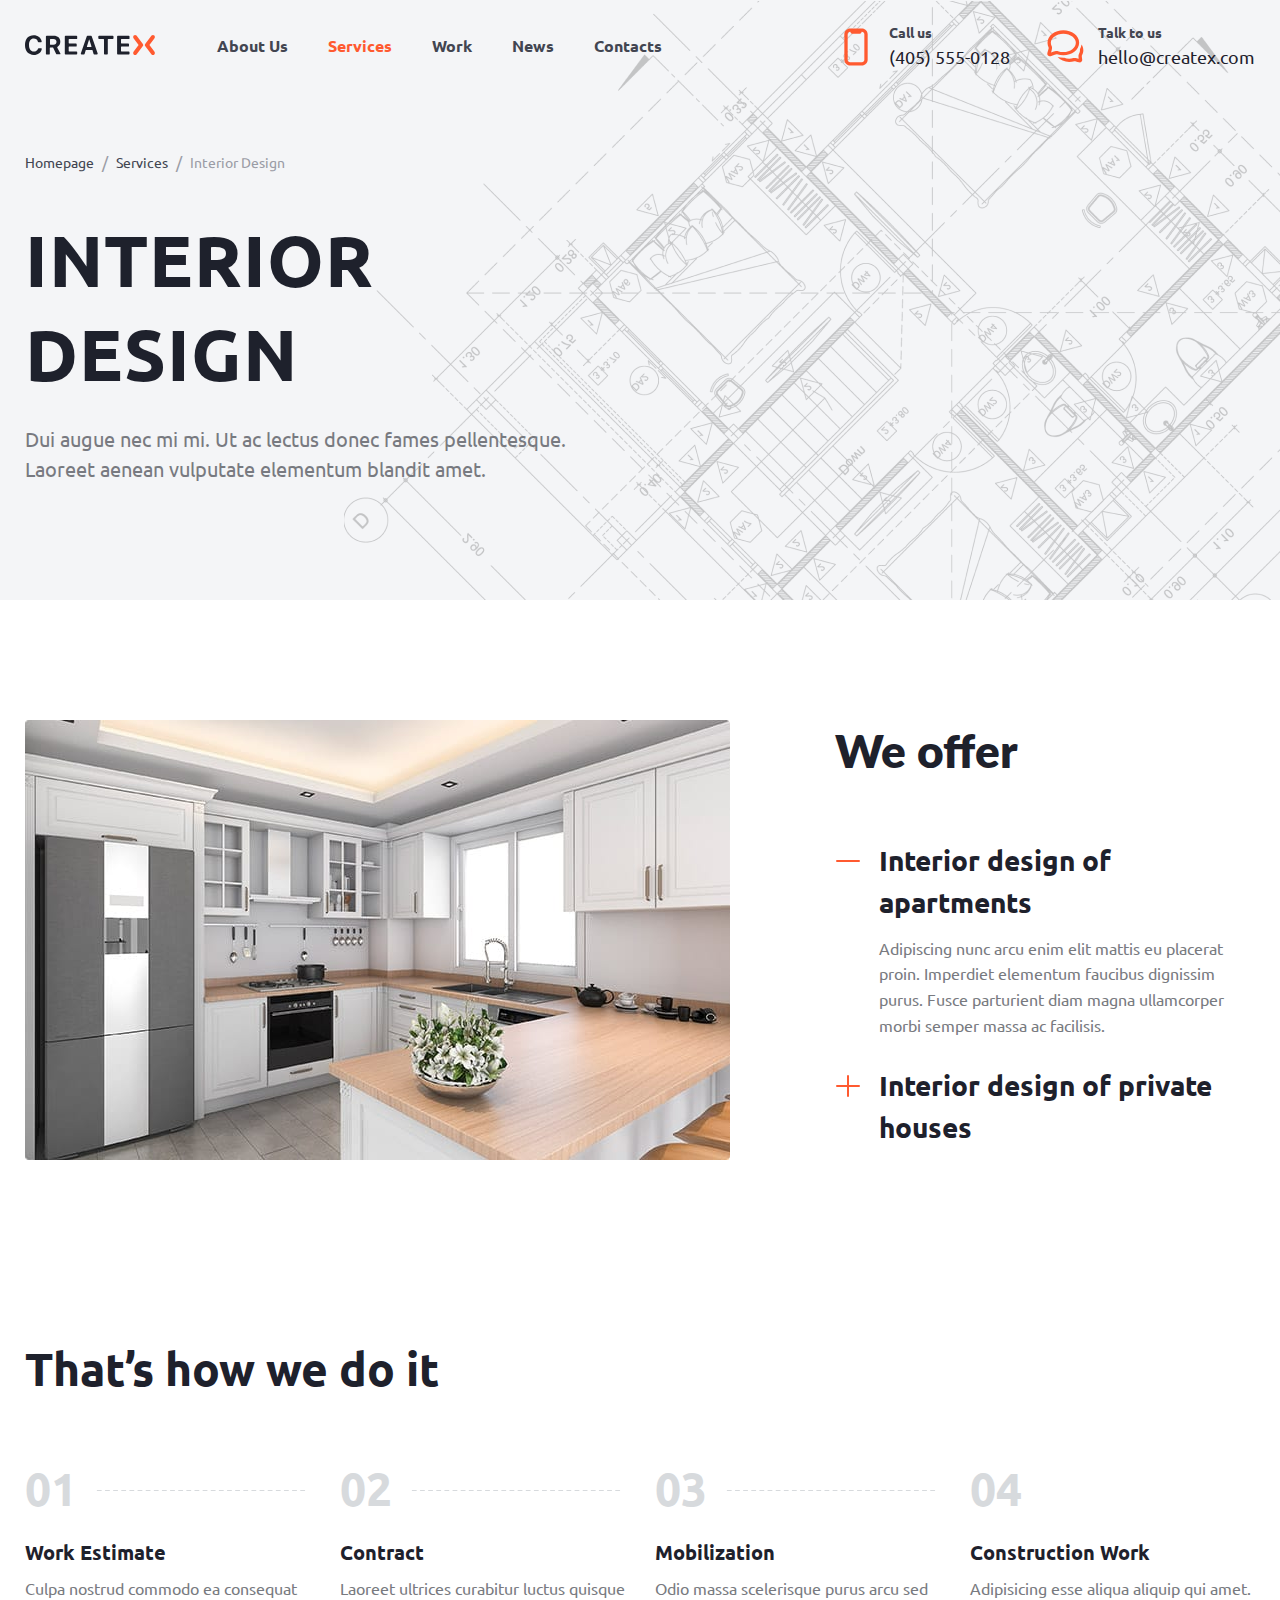
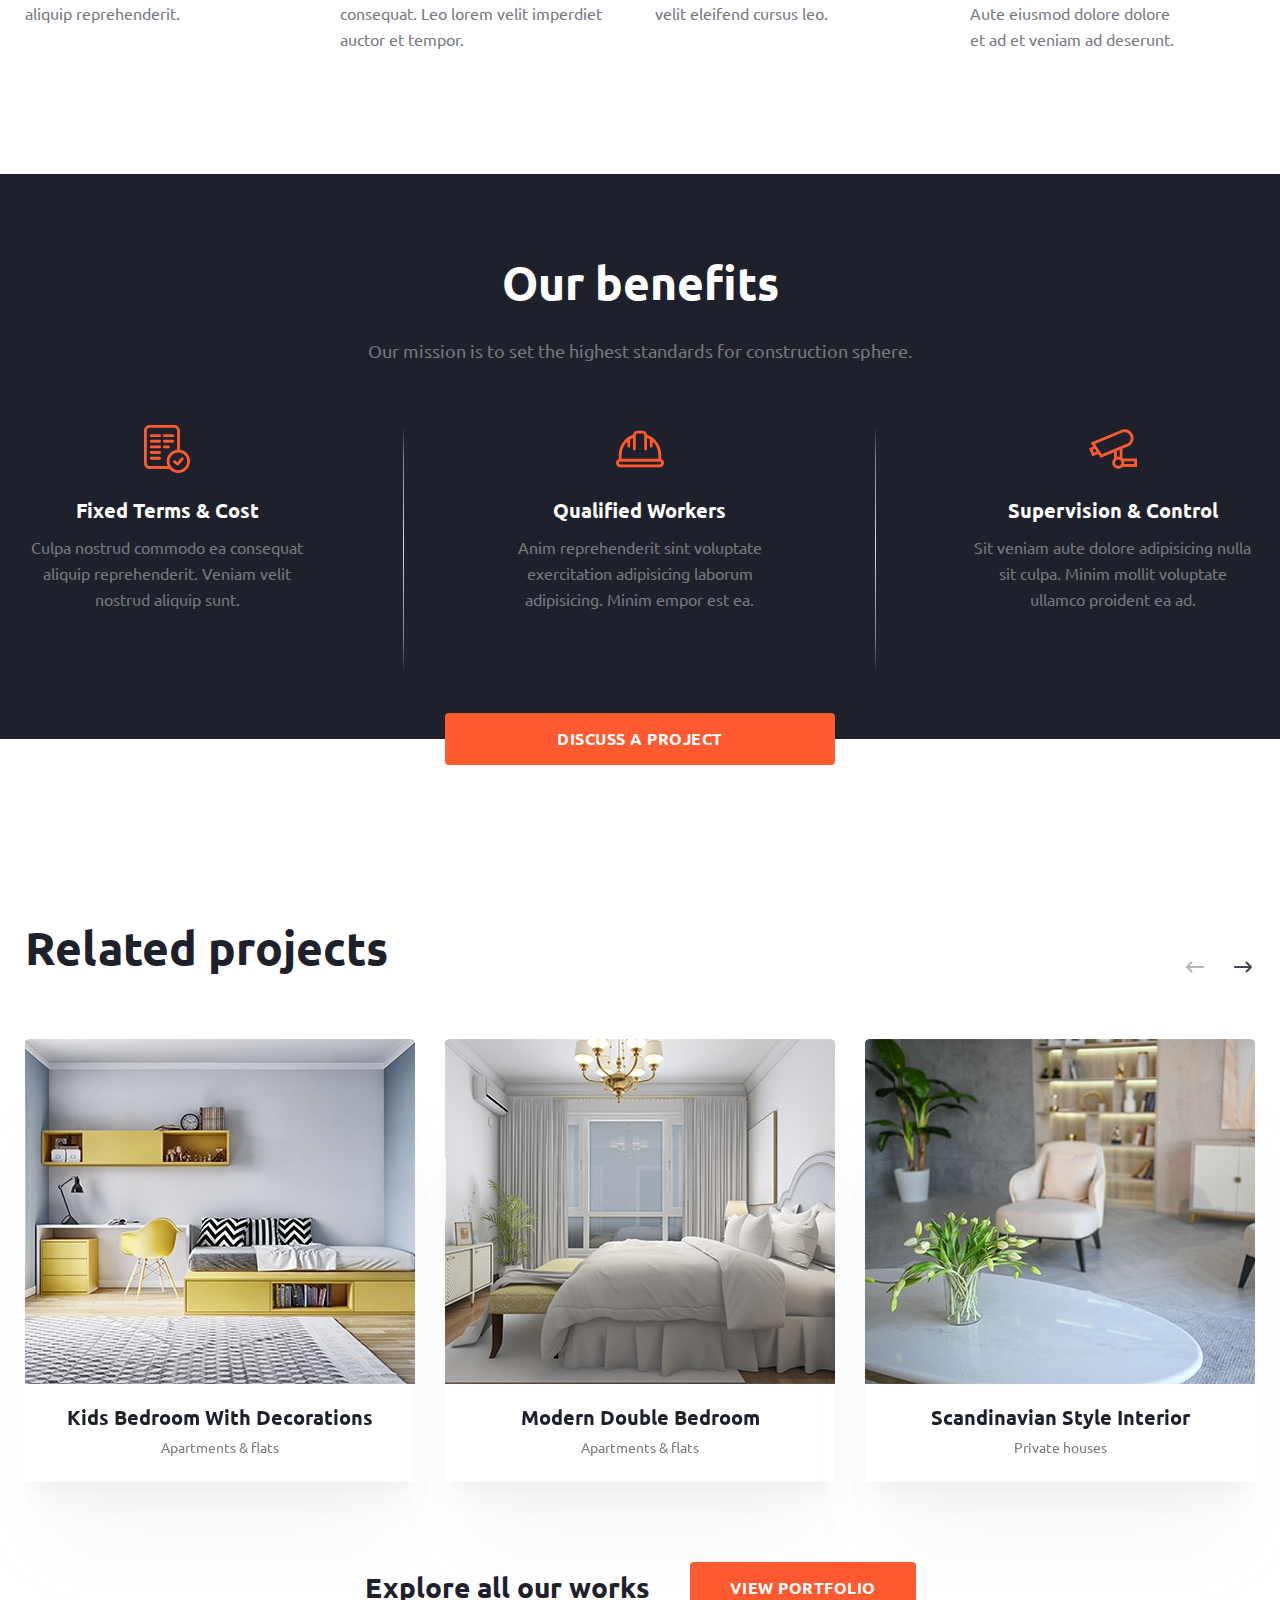
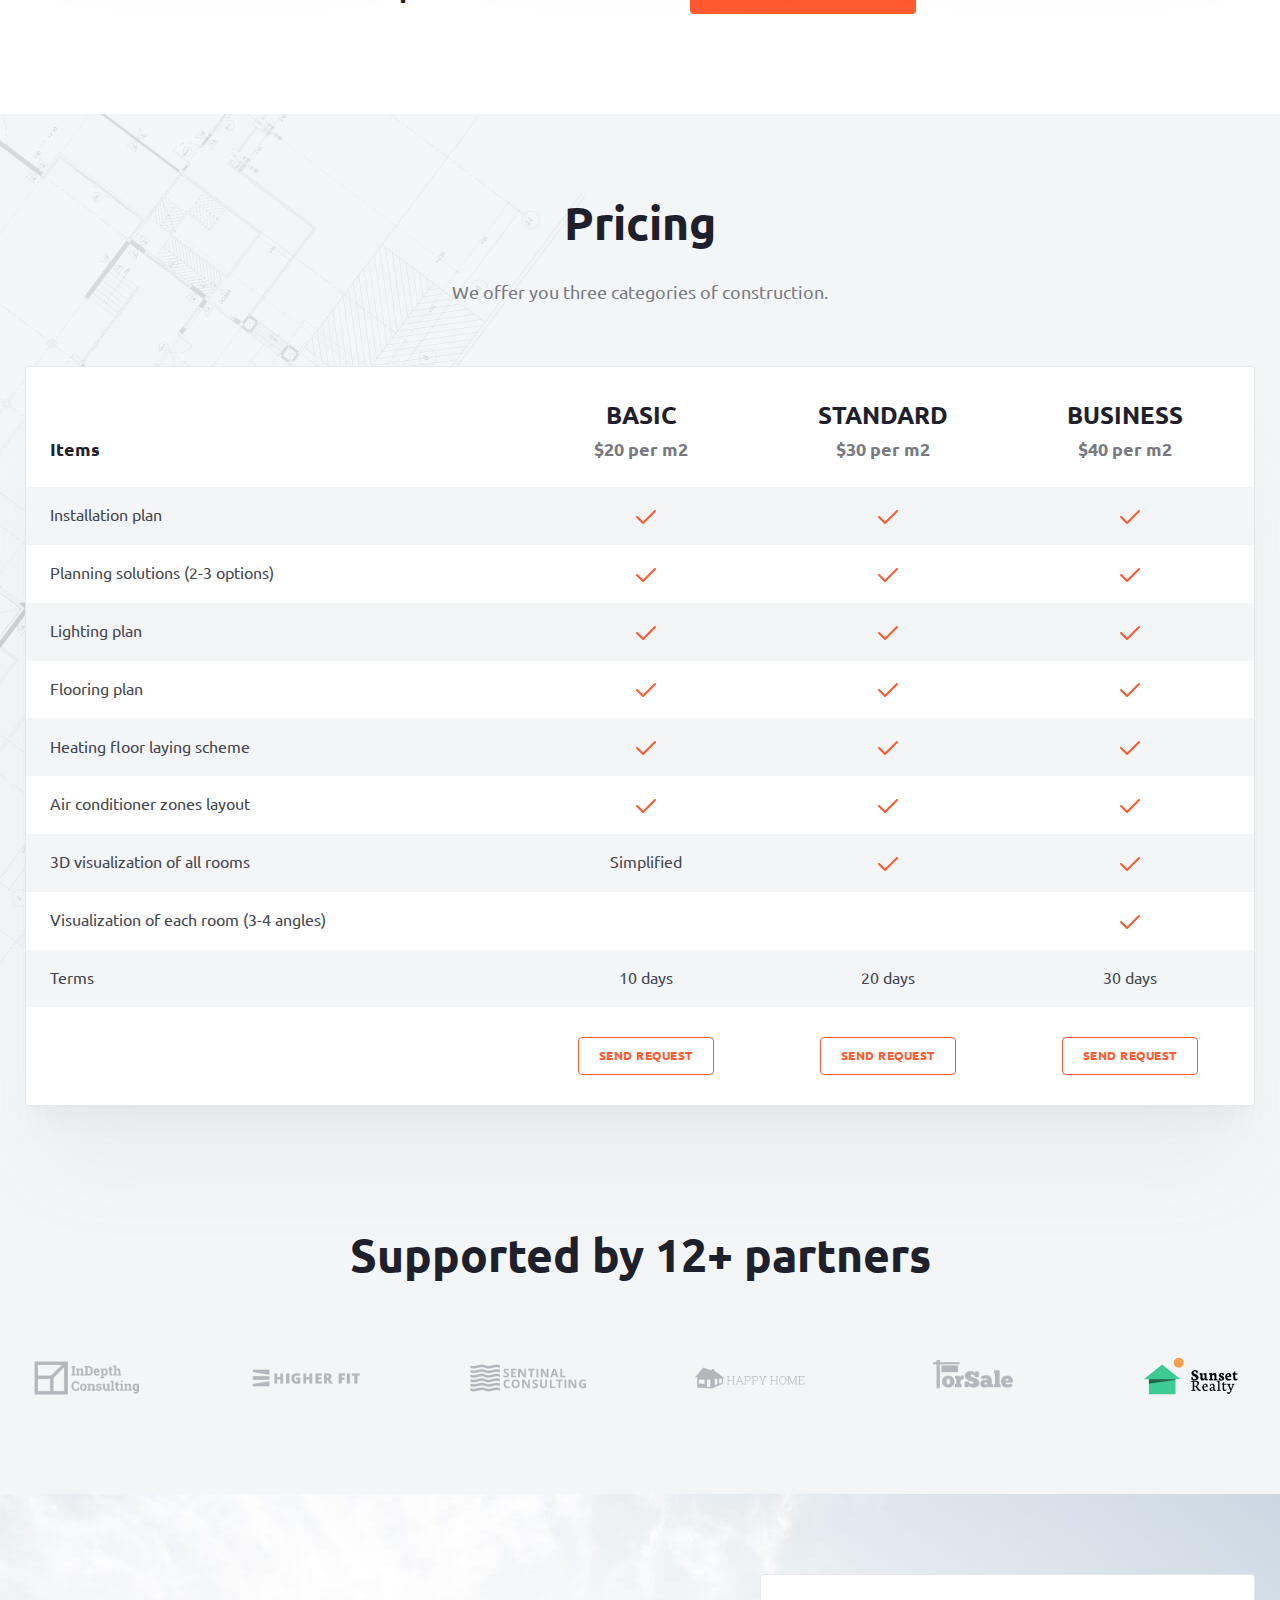
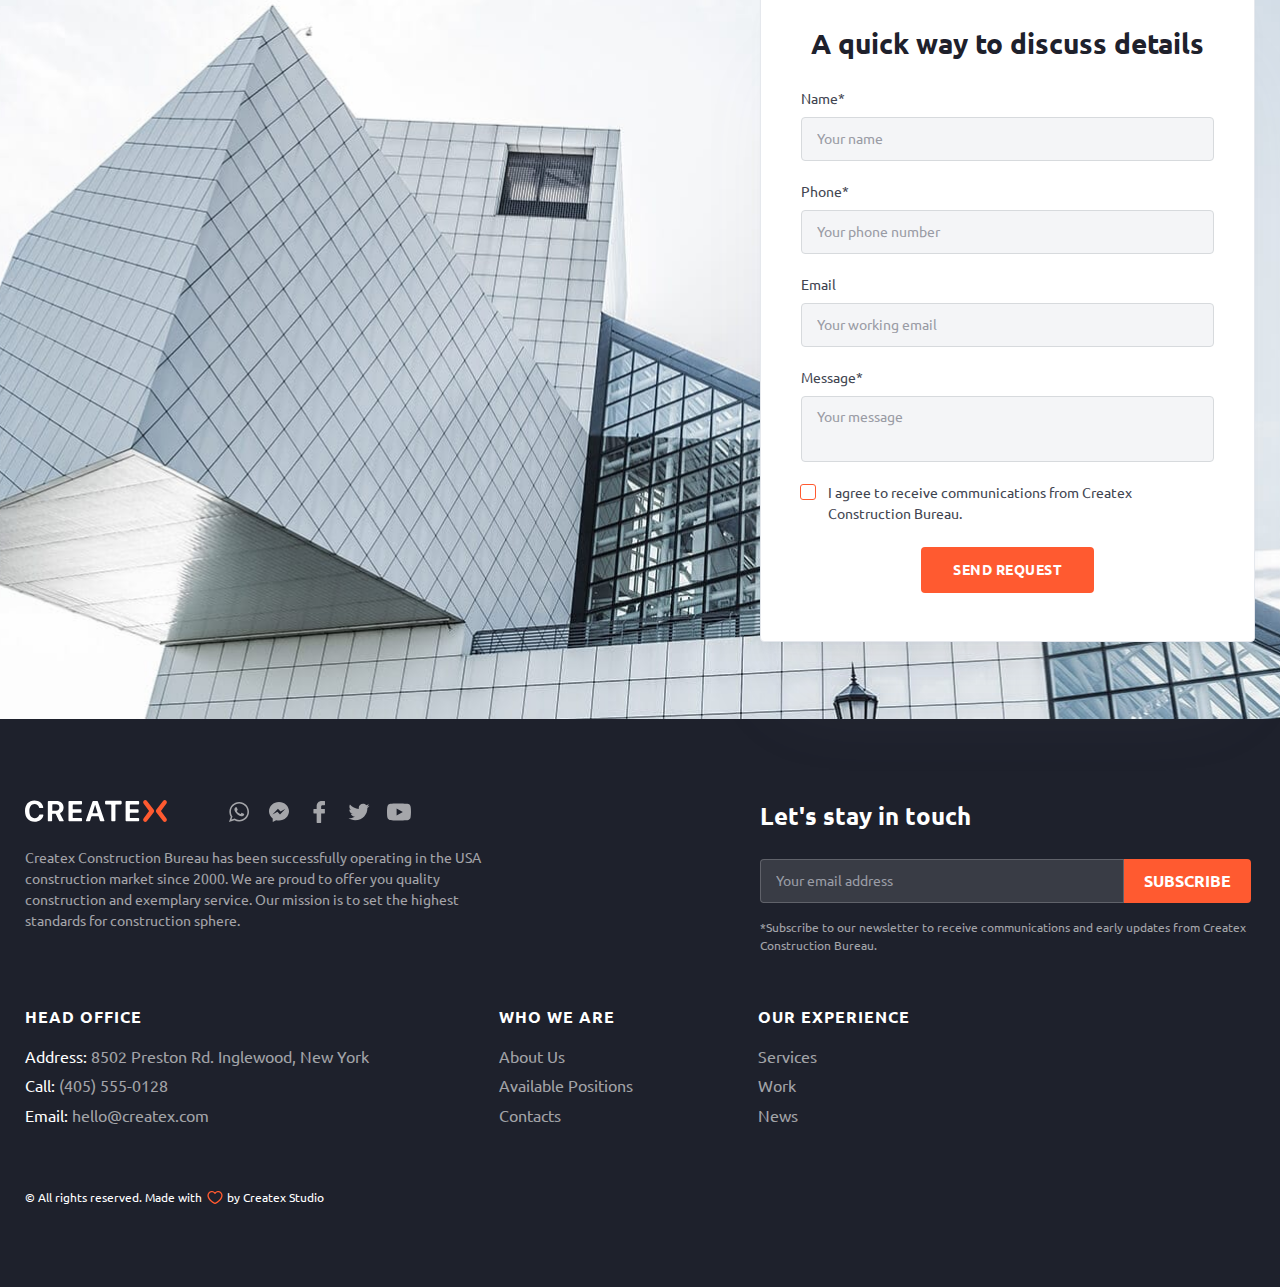
<file: services-1.html>
<!DOCTYPE html>
<html lang="ru" class="page">
  <head>
    <meta charset="UTF-8" />
    <meta name="viewport" content="width=device-width,initial-scale=1" />
    <link rel="shortcut icon" href="#" type="image/x-icon" />
    <link
      rel="preload"
      href="./fonts/UbuntuRegular.woff2"
      as="font"
      type="font/woff2"
      crossorigin
    />
    <link rel="preload" href="./fonts/UbuntuBold.woff2" as="font" type="font/woff2" crossorigin />
    <link rel="preload" href="./fonts/LatoBold.woff2" as="font" type="font/woff2" crossorigin />
    <link rel="preload" href="./fonts/LatoBlack.woff2" as="font" type="font/woff2" crossorigin />
    <meta http-equiv="X-UA-Compatible" content="ie=edge" />
    <meta name="theme-color" content="#111111" />
    <title>Createx Construction</title>
    <link rel="stylesheet" href="css/vendor.css" />
    <link rel="stylesheet" href="css/main.css" />
    <script defer="defer" src="js/main.js"></script>
  </head>
  <body class="page__body">
    <div class="site-container">
      <header id="page" class="header header--secondary">
        <div class="container header__container">
          <a href="index.html" class="logo"><img src="img/logo.svg" alt="logo" /></a>
          <nav class="nav header__nav" title="" data-menu>
            <ul class="nav__list list-reset" data-menu-items>
              <li class="nav__item"><a href="about.html" class="nav__link">About Us</a></li>
              <li class="nav__item"><a href="services.html" class="nav__link nav__link--current">Services</a></li>
              <li class="nav__item"><a href="work.html" class="nav__link">Work</a></li>
              <li class="nav__item"><a href="news.html" class="nav__link">News</a></li>
              <li class="nav__item"><a href="contacts.html" class="nav__link">Contacts</a></li>
            </ul>
            <div class="header-contacts header-contacts--nav">
              <a
                href="tel:4055550128"
                class="header-contacts__link contacts-link contacts-link--call"
                ><span class="contacts-link__caption">Call us</span>
                <span class="contacts-link__value">(405) 555-0128</span> </a
              ><a
                href="mailto:hello@creatext.com"
                class="header-contacts__link contacts-link contacts-link--chat"
                ><span class="contacts-link__caption">Talk to us</span>
                <span class="contacts-link__value">hello@createx.com</span></a
              >
            </div>
          </nav>
          <div class="header-contacts">
            <a href="tel:4055550128" class="header-contacts__link contacts-link contacts-link--call"
              ><span class="contacts-link__caption">Call us</span>
              <span class="contacts-link__value">(405) 555-0128</span> </a
            ><a
              href="mailto:hello@creatext.com"
              class="header-contacts__link contacts-link contacts-link--chat"
              ><span class="contacts-link__caption">Talk to us</span>
              <span class="contacts-link__value">hello@createx.com</span></a
            >
          </div>
          <button class="burger" aria-label="Открыть меню" aria-expanded="false" data-burger>
            <span class="burger__line"></span>
          </button>
        </div>
      </header>
      <main class="main">
        <section class="page-hero page-hero--services-inner">
          <div class="container">
            <ul class="list-reset breadcrumbs page-hero__breadcrumbs">
              <li class="breadcrumbs__item"><a href="#" class="breadcrumbs__link">Homepage</a></li>
              <li class="breadcrumbs__item"><a href="#" class="breadcrumbs__link">Services</a></li>
              <li class="breadcrumbs__item"><a class="breadcrumbs__link">Interior Design</a></li>
            </ul>
            <h1 class="page-hero__title">INTERIOR DESIGN</h1>
            <p class="page-hero__descr">
              Dui augue nec mi&nbsp;mi. Ut&nbsp;ac&nbsp;lectus donec fames pellentesque. Laoreet
              aenean vulputate elementum blandit amet.
            </p>
          </div>
        </section>
        <section class="we-offer">
          <div class="container we-offer__container">
            <div class="we-offer__image"><img src="img/we-offer.jpg" alt="We offer" /></div>
            <div class="we-offer__content">
              <h2 class="title we-offer__title">We offer</h2>
              <div class="accordion accordion-1 we-offer__accordion open is-open">
                <button class="btn-reset accordion__control" aria-expanded="false">
                  <span class="accordion__title">Interior design of apartments</span>
                  <span class="accordion__icon"></span>
                </button>
                <div class="accordion__content" aria-hidden="true">
                  <p>
                    Adipiscing nunc arcu enim elit mattis eu&nbsp;placerat proin. Imperdiet
                    elementum faucibus dignissim purus. Fusce parturient diam magna ullamcorper
                    morbi semper massa ac&nbsp;facilisis.
                  </p>
                </div>
              </div>
              <div class="accordion accordion-2 we-offer__accordion">
                <button class="btn-reset accordion__control" aria-expanded="false">
                  <span class="accordion__title">Interior design of private houses</span>
                  <span class="accordion__icon"></span>
                </button>
                <div class="accordion__content" aria-hidden="true">
                  <p>
                    Adipiscing nunc arcu enim elit mattis eu&nbsp;placerat proin. Imperdiet
                    elementum faucibus dignissim purus. Fusce parturient diam magna ullamcorper
                    morbi semper massa ac&nbsp;facilisis.
                  </p>
                </div>
              </div>
            </div>
          </div>
        </section>
        <section class="how-we-do">
          <div class="container">
            <h2 class="title how-we-do__title">That’s how we do it</h2>
            <ul class="list-reset how-we-do__list">
              <li class="how-we-do__item">
                <h3 class="how-we-do__subtitle">Work Estimate</h3>
                <p class="how-we-do__descr">
                  Culpa nostrud commodo ea&nbsp;consequat aliquip reprehenderit.
                </p>
              </li>
              <li class="how-we-do__item">
                <h3 class="how-we-do__subtitle">Contract</h3>
                <p class="how-we-do__descr">
                  Laoreet ultrices curabitur luctus quisque consequat. Leo lorem velit imperdiet
                  auctor et&nbsp;tempor.
                </p>
              </li>
              <li class="how-we-do__item">
                <h3 class="how-we-do__subtitle">Mobilization</h3>
                <p class="how-we-do__descr">
                  Odio massa scelerisque purus arcu sed velit eleifend cursus leo.
                </p>
              </li>
              <li class="how-we-do__item">
                <h3 class="how-we-do__subtitle">Construction Work</h3>
                <p class="how-we-do__descr">
                  Adipisicing esse aliqua aliquip qui amet. Aute eiusmod dolore dolore
                  et&nbsp;ad&nbsp;et&nbsp;veniam ad&nbsp;deserunt.
                </p>
              </li>
            </ul>
          </div>
        </section>
        <section class="services-benefits section-offset">
          <div class="container">
            <h2 class="title title--center services-benefits__title">Our benefits</h2>
            <p class="descr descr--center">
              Our mission is&nbsp;to&nbsp;set the highest standards for construction sphere.
            </p>
            <ul class="list-reset services-benefits__list">
              <li class="services-benefits__item services-benefits__item--terms">
                <h3 class="services-benefits__subtitle">Fixed Terms & Cost</h3>
                <p class="services-benefits__descr">
                  Culpa nostrud commodo ea&nbsp;consequat aliquip reprehenderit. Veniam velit
                  nostrud aliquip sunt.
                </p>
              </li>
              <li class="services-benefits__item services-benefits__item--workers">
                <h3 class="services-benefits__subtitle">Qualified Workers</h3>
                <p class="services-benefits__descr">
                  Anim reprehenderit sint voluptate exercitation adipisicing laborum adipisicing.
                  Minim empor est&nbsp;ea.
                </p>
              </li>
              <li class="services-benefits__item services-benefits__item--supervision">
                <h3 class="services-benefits__subtitle">Supervision & Control</h3>
                <p class="services-benefits__descr">
                  Sit veniam aute dolore adipisicing nulla sit culpa. Minim mollit voluptate ullamco
                  proident ea&nbsp;ad.
                </p>
              </li>
            </ul>
            <div class="centered services-benefits__centered">
              <button class="btn btn-reset btn--fill services-benefits__btn">
                discuss a project
              </button>
            </div>
          </div>
        </section>
        <section class="related-projects">
          <div class="container">
            <div class="related-projects__top">
              <h2 class="title related-projects__title">Related projects</h2>
              <div class="slider-nav related-projects__slider-nav">
                <button class="btn-reset slider-nav__btn related-projects__prev slider-btn">
                  <svg class=""><path fill-rule="evenodd" clip-rule="evenodd" d="M9.20711 17.2071C8.81658 17.5976 8.18342 17.5976 7.79289 17.2071L3.29289 12.7071C2.90237 12.3166 2.90237 11.6834 3.29289 11.2929L7.79289 6.79289C8.18342 6.40237 8.81658 6.40237 9.20711 6.79289C9.59763 7.18342 9.59763 7.81658 9.20711 8.20711L6.41421 11L20 11C20.5523 11 21 11.4477 21 12C21 12.5523 20.5523 13 20 13L6.41421 13L9.20711 15.7929C9.59763 16.1834 9.59763 16.8166 9.20711 17.2071Z"/></svg>
                </button>
                <button class="btn-reset slider-nav__btn related-projects__next slider-btn">
                  <svg class=""><path fill-rule="evenodd" clip-rule="evenodd" d="M14.7929 6.79289C15.1834 6.40237 15.8166 6.40237 16.2071 6.79289L20.7071 11.2929C21.0976 11.6834 21.0976 12.3166 20.7071 12.7071L16.2071 17.2071C15.8166 17.5976 15.1834 17.5976 14.7929 17.2071C14.4024 16.8166 14.4024 16.1834 14.7929 15.7929L17.5858 13H4C3.44772 13 3 12.5523 3 12C3 11.4477 3.44772 11 4 11H17.5858L14.7929 8.20711C14.4024 7.81658 14.4024 7.18342 14.7929 6.79289Z" /></svg>
                </button>
              </div>
            </div>
            <div class="swiper related-projects__items swiper-no-swiping">
              <div class="swiper-wrapper">
                <div class="swiper-slide">
                  <a href="#" class="portfolio-item"
                    ><picture
                      ><source srcset="img/related-img-1.avif" type="image/avif" />
                      <source srcset="img/related-img-1.webp" type="image/webp" />
                      <img
                        loading="lazy"
                        src="img/related-img-1.jpg"
                        class="portfolio-item__image"
                        width="390"
                        height="345"
                        alt=""
                    /></picture>
                    <div class="portfolio-item__content">
                      <h3 class="portfolio-item__title">Kids Bedroom With Decorations</h3>
                      <span class="portfolio-item__descr">Apartments & flats</span>
                      <div class="portfolio-item__btn">View project</div>
                    </div></a
                  >
                </div>
                <div class="swiper-slide">
                  <a href="#" class="portfolio-item"
                    ><picture
                      ><source srcset="img/portfolio-6.avif" type="image/avif" />
                      <source srcset="img/portfolio-6.webp" type="image/webp" />
                      <img
                        loading="lazy"
                        src="img/portfolio-6.jpg"
                        class="portfolio-item__image"
                        width="390"
                        height="345"
                        alt=""
                    /></picture>
                    <div class="portfolio-item__content">
                      <h3 class="portfolio-item__title">Modern Double Bedroom</h3>
                      <span class="portfolio-item__descr">Apartments & flats</span>
                      <div class="portfolio-item__btn">View project</div>
                    </div></a
                  >
                </div>
                <div class="swiper-slide">
                  <a href="#" class="portfolio-item"
                    ><picture
                      ><source srcset="img/portfolio-7.avif" type="image/avif" />
                      <source srcset="img/portfolio-7.webp" type="image/webp" />
                      <img
                        loading="lazy"
                        src="img/portfolio-7.jpg"
                        class="portfolio-item__image"
                        width="390"
                        height="345"
                        alt=""
                    /></picture>
                    <div class="portfolio-item__content">
                      <h3 class="portfolio-item__title">Scandinavian Style Interior</h3>
                      <span class="portfolio-item__descr">Private houses</span>
                      <div class="portfolio-item__btn">View project</div>
                    </div></a
                  >
                </div>
                <div class="swiper-slide">
                  <a href="#" class="portfolio-item"
                    ><picture
                      ><source srcset="img/portfolio-6.avif" type="image/avif" />
                      <source srcset="img/portfolio-6.webp" type="image/webp" />
                      <img
                        loading="lazy"
                        src="img/portfolio-6.jpg"
                        class="portfolio-item__image"
                        width="390"
                        height="345"
                        alt=""
                    /></picture>
                    <div class="portfolio-item__content">
                      <h3 class="portfolio-item__title">Modern Double Bedroom</h3>
                      <span class="portfolio-item__descr">Apartments & flats</span>
                      <div class="portfolio-item__btn">View project</div>
                    </div></a
                  >
                </div>
                <div class="swiper-slide">
                  <a href="#" class="portfolio-item"
                    ><picture
                      ><source srcset="img/related-img-1.avif" type="image/avif" />
                      <source srcset="img/related-img-1.webp" type="image/webp" />
                      <img
                        loading="lazy"
                        src="img/related-img-1.jpg"
                        class="portfolio-item__image"
                        width="390"
                        height="345"
                        alt=""
                    /></picture>
                    <div class="portfolio-item__content">
                      <h3 class="portfolio-item__title">Kids Bedroom With Decorations</h3>
                      <span class="portfolio-item__descr">Apartments & flats</span>
                      <div class="portfolio-item__btn">View project</div>
                    </div></a
                  >
                </div>
              </div>
              <div class="related-projects__learn learn-more">
                <h4 class="learn-more__subtitle">Explore all our works</h4>
                <a href="#" class="btn-reset btn--fill btn learn-more__btn">View portfolio</a>
              </div>
            </div>
          </div>
        </section>
        <section class="pricing">
          <img
            src="img/services-pricing-decorate.png"
            aria-hidden="true"
            alt=""
            class="pricing__decorate"
          />
          <div class="container">
            <h2 class="title title--center pricing__title">Pricing</h2>
            <p class="descr descr--center pricing__descr">
              We&nbsp;offer you three categories of&nbsp;construction.
            </p>
            <div class="table-wrapper">
              <table class="pricing__table table">
                <caption class="visually-hidden">
                  Tarifs table
                </caption>
                <thead class="table__header">
                  <tr class="table__row">
                    <th class="table__th">Items</th>
                    <th class="table__th">
                      <div class="table__heading">Basic</div>
                      <div class="table__per">$20 per m2</div>
                    </th>
                    <th class="table__th">
                      <div class="table__heading">STANDARD</div>
                      <div class="table__per">$30 per m2</div>
                    </th>
                    <th class="table__th">
                      <div class="table__heading">BUSINESS</div>
                      <div class="table__per">$40 per m2</div>
                    </th>
                  </tr>
                </thead>
                <tbody class="table__body">
                  <tr class="table__row">
                    <td class="table__col">Installation plan</td>
                    <td class="table__col"><span class="table__check">Available</span></td>
                    <td class="table__col"><span class="table__check">Available</span></td>
                    <td class="table__col"><span class="table__check">Available</span></td>
                  </tr>
                  <tr class="table__row">
                    <td class="table__col">Planning solutions (2-3 options)</td>
                    <td class="table__col"><span class="table__check">Available</span></td>
                    <td class="table__col"><span class="table__check">Available</span></td>
                    <td class="table__col"><span class="table__check">Available</span></td>
                  </tr>
                  <tr class="table__row">
                    <td class="table__col">Lighting plan</td>
                    <td class="table__col"><span class="table__check">Available</span></td>
                    <td class="table__col"><span class="table__check">Available</span></td>
                    <td class="table__col"><span class="table__check">Available</span></td>
                  </tr>
                  <tr class="table__row">
                    <td class="table__col">Flooring plan</td>
                    <td class="table__col"><span class="table__check">Available</span></td>
                    <td class="table__col"><span class="table__check">Available</span></td>
                    <td class="table__col"><span class="table__check">Available</span></td>
                  </tr>
                  <tr class="table__row">
                    <td class="table__col">Heating floor laying scheme</td>
                    <td class="table__col"><span class="table__check">Available</span></td>
                    <td class="table__col"><span class="table__check">Available</span></td>
                    <td class="table__col"><span class="table__check">Available</span></td>
                  </tr>
                  <tr class="table__row">
                    <td class="table__col">Air conditioner zones layout</td>
                    <td class="table__col"><span class="table__check">Available</span></td>
                    <td class="table__col"><span class="table__check">Available</span></td>
                    <td class="table__col"><span class="table__check">Available</span></td>
                  </tr>
                  <tr class="table__row">
                    <td class="table__col">3D visualization of all rooms</td>
                    <td class="table__col"><span class="table__text">Simplified</span></td>
                    <td class="table__col"><span class="table__check">Available</span></td>
                    <td class="table__col"><span class="table__check">Available</span></td>
                  </tr>
                  <tr class="table__row">
                    <td class="table__col">Visualization of each room (3-4 angles)</td>
                    <td class="table__col"></td>
                    <td class="table__col"></td>
                    <td class="table__col"><span class="table__check">Available</span></td>
                  </tr>
                  <tr class="table__row">
                    <td class="table__col">Terms</td>
                    <td class="table__col"><span class="table__text">10 days</span></td>
                    <td class="table__col"><span class="table__text">20 days</span></td>
                    <td class="table__col"><span class="table__text">30 days</span></td>
                  </tr>
                  <tr class="table__row">
                    <td class="table__col"></td>
                    <td class="table__col">
                      <button class="btn btn-reset btn--stroke btn--stroke-accent">
                        Send request
                      </button>
                    </td>
                    <td class="table__col">
                      <button class="btn btn-reset btn--stroke btn--stroke-accent">
                        Send request
                      </button>
                    </td>
                    <td class="table__col">
                      <button class="btn btn-reset btn--stroke btn--stroke-accent">
                        Send request
                      </button>
                    </td>
                  </tr>
                </tbody>
              </table>
            </div>
          </div>
        </section>
        <section class="partners">
          <div class="container">
            <h2 class="partners__title title title--center">Supported by 12+ partners</h2>
            <ul class="list-reset partners__list">
              <li class="partners__item">
                <a href="#" class="partners__link"
                  ><img src="img/partners/partners-1.png" alt="partners" class="partners__logo"
                /></a>
              </li>
              <li class="partners__item">
                <a href="#" class="partners__link"
                  ><img src="img/partners/partners-2.png" alt="partners" class="partners__logo"
                /></a>
              </li>
              <li class="partners__item">
                <a href="#" class="partners__link"
                  ><img src="img/partners/partners-3.png" alt="partners" class="partners__logo"
                /></a>
              </li>
              <li class="partners__item">
                <a href="#" class="partners__link"
                  ><img src="img/partners/partners-4.png" alt="partners" class="partners__logo"
                /></a>
              </li>
              <li class="partners__item">
                <a href="#" class="partners__link"
                  ><img src="img/partners/partners-5.png" alt="partners" class="partners__logo"
                /></a>
              </li>
              <li class="partners__item">
                <a href="#" class="partners__link"
                  ><img src="img/partners/partners-6.png" alt="partners" class="partners__logo"
                /></a>
              </li>
            </ul>
          </div>
        </section>
        <section class="contacts-section">
          <h2 class="visually-hidden">Contacts</h2>
          <div class="container contacts-section__container">
            <form class="contacts-section__form contacts-form">
              <h3 class="contacts-form__title">A quick way to discuss details</h3>
              <label class="form-field form-field--grey contacts-form__field"
                ><span class="form-field__caption">Name*</span>
                <input type="text" name="name" placeholder="Your name" class="form-field__input"
              /></label>
              <label class="form-field form-field--grey contacts-form__field"
                ><span class="form-field__caption">Phone*</span>
                <input
                  type="tel"
                  name="phone"
                  placeholder="Your phone number"
                  class="form-field__input"
              /></label>
              <label class="form-field form-field--grey contacts-form__field"
                ><span class="form-field__caption">Email</span>
                <input
                  type="email"
                  name="email"
                  placeholder="Your working email"
                  class="form-field__input"
              /></label>
              <label class="form-field form-field--grey contacts-form__field"
                ><span class="form-field__caption">Message*</span>
                <textarea
                  name="message"
                  placeholder="Your message"
                  class="form-field__input form-field__input--big"
                ></textarea>
              </label>
              <label class="custom-checkbox contacts-form__checkbox"
                ><input type="checkbox" class="custom-checkbox__input" />
                <span class="custom-checkbox__text"
                  >I agree to receive communications from Createx Construction Bureau.</span
                ></label
              >
              <div class="centered">
                <button class="contacts-form__btn btn btn--fill btn-reset" type="submit">
                  Send request
                </button>
              </div>
            </form>
          </div>
        </section>
      </main>
      <footer class="footer">
        <a href="#page" data-scroll class="to-top"
          ><span class="to-top__text">Go to top</span>
          <span class="to-top__icon"
            ><svg><path fill-rule="evenodd" clip-rule="evenodd" d="M4.29289 15.7071C3.90237 15.3166 3.90237 14.6834 4.29289 14.2929L11.2929 7.29289C11.6834 6.90237 12.3166 6.90237 12.7071 7.29289L19.7071 14.2929C20.0976 14.6834 20.0976 15.3166 19.7071 15.7071C19.3166 16.0976 18.6834 16.0976 18.2929 15.7071L12 9.41421L5.70711 15.7071C5.31658 16.0976 4.68342 16.0976 4.29289 15.7071Z"/></svg></span
        ></a>
        <div class="container footer__container">
          <div class="footer__left">
            <div class="footer__top">
              <a href="#" class="logo footer__logo"
                ><img src="img/footer-logo.svg" alt="Createx Logo"
              /></a>
              <ul class="social footer__social list-reset">
                <li class="social__item">
                  <a href="#" target="_blank" class="social__link" aria-label="Whatsapp"
                    ><svg class=""><g>
                      <path d="M22 11.7424C22 17.1231 17.6047 21.4849 12.1818 21.4849C10.4602 21.4849 8.84289 21.0449 7.43578 20.2727L2 22L3.77222 16.7729C2.87822 15.3049 2.36333 13.5831 2.36333 11.7424C2.36333 6.36178 6.75911 2 12.1818 2C17.6051 2 22 6.36178 22 11.7424ZM12.1818 3.55156C7.62978 3.55156 3.92711 7.226 3.92711 11.7424C3.92711 13.5347 4.51133 15.1944 5.49956 16.5447L4.46822 19.5867L7.64044 18.5784C8.94378 19.4342 10.5051 19.9333 12.182 19.9333C16.7333 19.9333 20.4367 16.2593 20.4367 11.7429C20.4367 7.22644 16.7336 3.55156 12.1818 3.55156ZM17.1398 13.9862C17.0791 13.8869 16.9189 13.8269 16.6784 13.7076C16.4376 13.5882 15.254 13.0102 15.034 12.9309C14.8133 12.8513 14.6524 12.8113 14.4922 13.0502C14.332 13.2893 13.8707 13.8269 13.73 13.9862C13.5896 14.146 13.4493 14.166 13.2084 14.0464C12.968 13.9271 12.1927 13.6747 11.2733 12.8613C10.558 12.2284 10.0749 11.4471 9.93444 11.2078C9.79422 10.9689 9.91978 10.8398 10.04 10.7209C10.1484 10.6138 10.2809 10.442 10.4011 10.3027C10.5218 10.1631 10.5618 10.0638 10.6416 9.90422C10.7222 9.74489 10.682 9.60556 10.6216 9.48578C10.5616 9.36644 10.0798 8.19133 9.87933 7.71311C9.67889 7.23533 9.47867 7.31489 9.338 7.31489C9.19778 7.31489 9.03711 7.29489 8.87667 7.29489C8.71622 7.29489 8.45533 7.35467 8.23467 7.59356C8.01422 7.83267 7.39267 8.41044 7.39267 9.58533C7.39267 10.7604 8.25467 11.8958 8.37533 12.0549C8.49556 12.214 10.0398 14.7038 12.4864 15.66C14.9333 16.6158 14.9333 16.2969 15.3747 16.2569C15.8156 16.2171 16.7982 15.6793 16.9996 15.122C17.1996 14.5638 17.1996 14.0858 17.1398 13.9862Z" fill="white"/>
                      </g></svg></a>
                </li>
                <li class="social__item">
                  <a href="#" target="_blank" class="social__link" aria-label="Messanger"
                    ><svg class=""><g>
                      <path d="M12 2C6.4775 2 2 6.145 2 11.2587C2 14.1725 3.45375 16.7712 5.72625 18.4688V22L9.13125 20.1313C10.04 20.3825 11.0025 20.5187 12 20.5187C17.5225 20.5187 22 16.3737 22 11.26C22 6.14625 17.5225 2 12 2ZM12.9937 14.4688L10.4475 11.7525L5.47875 14.4688L10.945 8.66625L13.5538 11.3825L18.46 8.66625L12.9937 14.4688Z" fill="white"/>
                      </g></svg></a>
                </li>
                <li class="social__item">
                  <a href="#" target="_blank" class="social__link" aria-label="Facebook"
                    ><svg class=""><g>
                      <path d="M17.5628 1.00458L14.7856 1C11.6654 1 9.64903 3.12509 9.64903 6.41423V8.91055H6.85662C6.61532 8.91055 6.41992 9.1115 6.41992 9.35937V12.9763C6.41992 13.2241 6.61554 13.4249 6.85662 13.4249H9.64903V22.5514C9.64903 22.7993 9.84443 23 10.0857 23H13.729C13.9703 23 14.1657 22.799 14.1657 22.5514V13.4249H17.4307C17.672 13.4249 17.8674 13.2241 17.8674 12.9763L17.8688 9.35937C17.8688 9.24036 17.8226 9.12638 17.7409 9.04215C17.6591 8.95793 17.5477 8.91055 17.4318 8.91055H14.1657V6.79439C14.1657 5.77728 14.4017 5.26094 15.6915 5.26094L17.5624 5.26025C17.8035 5.26025 17.9989 5.0593 17.9989 4.81166V1.45317C17.9989 1.20576 17.8037 1.00504 17.5628 1.00458Z"/>
                      </g></svg></a>
                </li>
                <li class="social__item">
                  <a href="#" target="_blank" class="social__link" aria-label="Twitter"
                    ><svg class=""><g>
                      <path d="M22.5 5.77233C21.7271 6.10027 20.8978 6.32267 20.0264 6.42196C20.9161 5.91181 21.5972 5.10263 21.92 4.1414C21.0854 4.61383 20.1642 4.95688 19.1826 5.14285C18.3966 4.33994 17.2785 3.83984 16.0384 3.83984C13.6593 3.83984 11.7303 5.68691 11.7303 7.9637C11.7303 8.2866 11.7683 8.60199 11.8418 8.90357C8.26201 8.73141 5.08768 7.08917 2.96314 4.59372C2.59176 5.20189 2.38049 5.91053 2.38049 6.66697C2.38049 8.09814 3.14161 9.36093 4.2964 10.0997C3.5904 10.0771 2.92639 9.89116 2.34508 9.58205V9.63357C2.34508 11.6314 3.83056 13.2988 5.80024 13.6783C5.43936 13.7713 5.05882 13.8228 4.66514 13.8228C4.38696 13.8228 4.11794 13.7964 3.85417 13.7461C4.40267 15.3859 5.99315 16.5783 7.87756 16.611C6.40388 17.7167 4.54573 18.3739 2.52749 18.3739C2.17976 18.3739 1.83724 18.3537 1.5 18.3173C3.40671 19.4896 5.67036 20.1732 8.10327 20.1732C16.028 20.1732 20.3597 13.8881 20.3597 8.43741L20.3453 7.90341C21.1917 7.32537 21.9239 6.59912 22.5 5.77233Z" />
                      </g></svg></a>
                </li>
                <li class="social__item">
                  <a href="#" target="_blank" class="social__link" aria-label="YouTube"
                    ><svg class=""><g>
                      <path fill-rule="evenodd" clip-rule="evenodd" d="M21.3903 4.11358C22.4182 4.39044 23.2288 5.20086 23.5055 6.22899C24.0197 8.10691 23.9999 12.0213 23.9999 12.0213C23.9999 12.0213 23.9999 15.9158 23.5057 17.7939C23.2288 18.8218 22.4184 19.6324 21.3903 19.9091C19.5122 20.4035 12 20.4035 12 20.4035C12 20.4035 4.50731 20.4035 2.60961 19.8895C1.58148 19.6127 0.771054 18.802 0.4942 17.7741C0 15.9158 0 12.0015 0 12.0015C0 12.0015 0 8.10691 0.4942 6.22899C0.770871 5.20104 1.60125 4.37066 2.60943 4.09399C4.48753 3.59961 11.9998 3.59961 11.9998 3.59961C11.9998 3.59961 19.5122 3.59961 21.3903 4.11358ZM15.8549 12.0016L9.60788 15.5996V8.40355L15.8549 12.0016Z"/>
                      </g></svg></a>
                </li>
              </ul>
            </div>
            <p class="footer__descr">
              Createx Construction Bureau has been successfully operating in&nbsp;the USA
              construction market since 2000. We&nbsp;are proud to&nbsp;offer you quality
              construction and exemplary service. Our mission is&nbsp;to&nbsp;set the highest
              standards for construction sphere.
            </p>
          </div>
          <form action="#" class="footer-form footer__form">
            <h3 class="footer-form__title">Let's stay in touch</h3>
            <div class="footer-form__items">
              <label class="form-field form-field--grey contacts-form__field"
                ><input
                  type="email"
                  name="email"
                  placeholder="Your email address"
                  class="form-field__input"
              /></label>
              <button class="footer-form__btn btn btn-reset btn--fill">Subscribe</button>
            </div>
            <p class="footer-form__descr">
              *Subscribe to&nbsp;our newsletter to&nbsp;receive communications and early updates
              from Createx Construction Bureau.
            </p>
          </form>
          <address class="footer-address footer__address">
            <h3 class="footer-address__title footer-title">Head Office</h3>
            <span class="footer-address__item"
              ><span class="footer-address__name">Address:</span> 8502 Preston Rd. Inglewood, New
              York </span
            ><span class="footer-address__item"
              ><span class="footer-address__name">Call:</span>
              <a href="tel:4055550128">(405) 555-0128</a> </span
            ><span class="footer-address__item"
              ><span class="footer-address__name">Email:</span>
              <a href="mailto:hello@createx.com">hello@createx.com</a></span
            >
          </address>
          <nav class="footer-nav footer__nav" title="secondary navigation">
            <div class="footer-nav__col">
              <h3 class="footer-nav__title footer-title">Who we are</h3>
              <ul class="list-reset footer-nav__list">
                <li class="footer-nav__item"><a href="#" class="footer-nav__link">About Us</a></li>
                <li class="footer-nav__item">
                  <a href="#" class="footer-nav__link">Available Positions</a>
                </li>
                <li class="footer-nav__item"><a href="#" class="footer-nav__link">Contacts</a></li>
              </ul>
            </div>
            <div class="footer-nav__col">
              <h3 class="footer-nav__title footer-title">Our Experience</h3>
              <ul class="list-reset footer-nav__list">
                <li class="footer-nav__item"><a href="#" class="footer-nav__link">Services</a></li>
                <li class="footer-nav__item"><a href="#" class="footer-nav__link">Work</a></li>
                <li class="footer-nav__item"><a href="#" class="footer-nav__link">News</a></li>
              </ul>
            </div>
          </nav>
          <small class="footer__copyright"
            >&copy;&nbsp;All rights reserved. Made with <span>by Createx Studio</span></small
          >
        </div>
      </footer>
      <div class="overlay" data-menu-overlay></div>
    </div>
  </body>
</html>
</file>
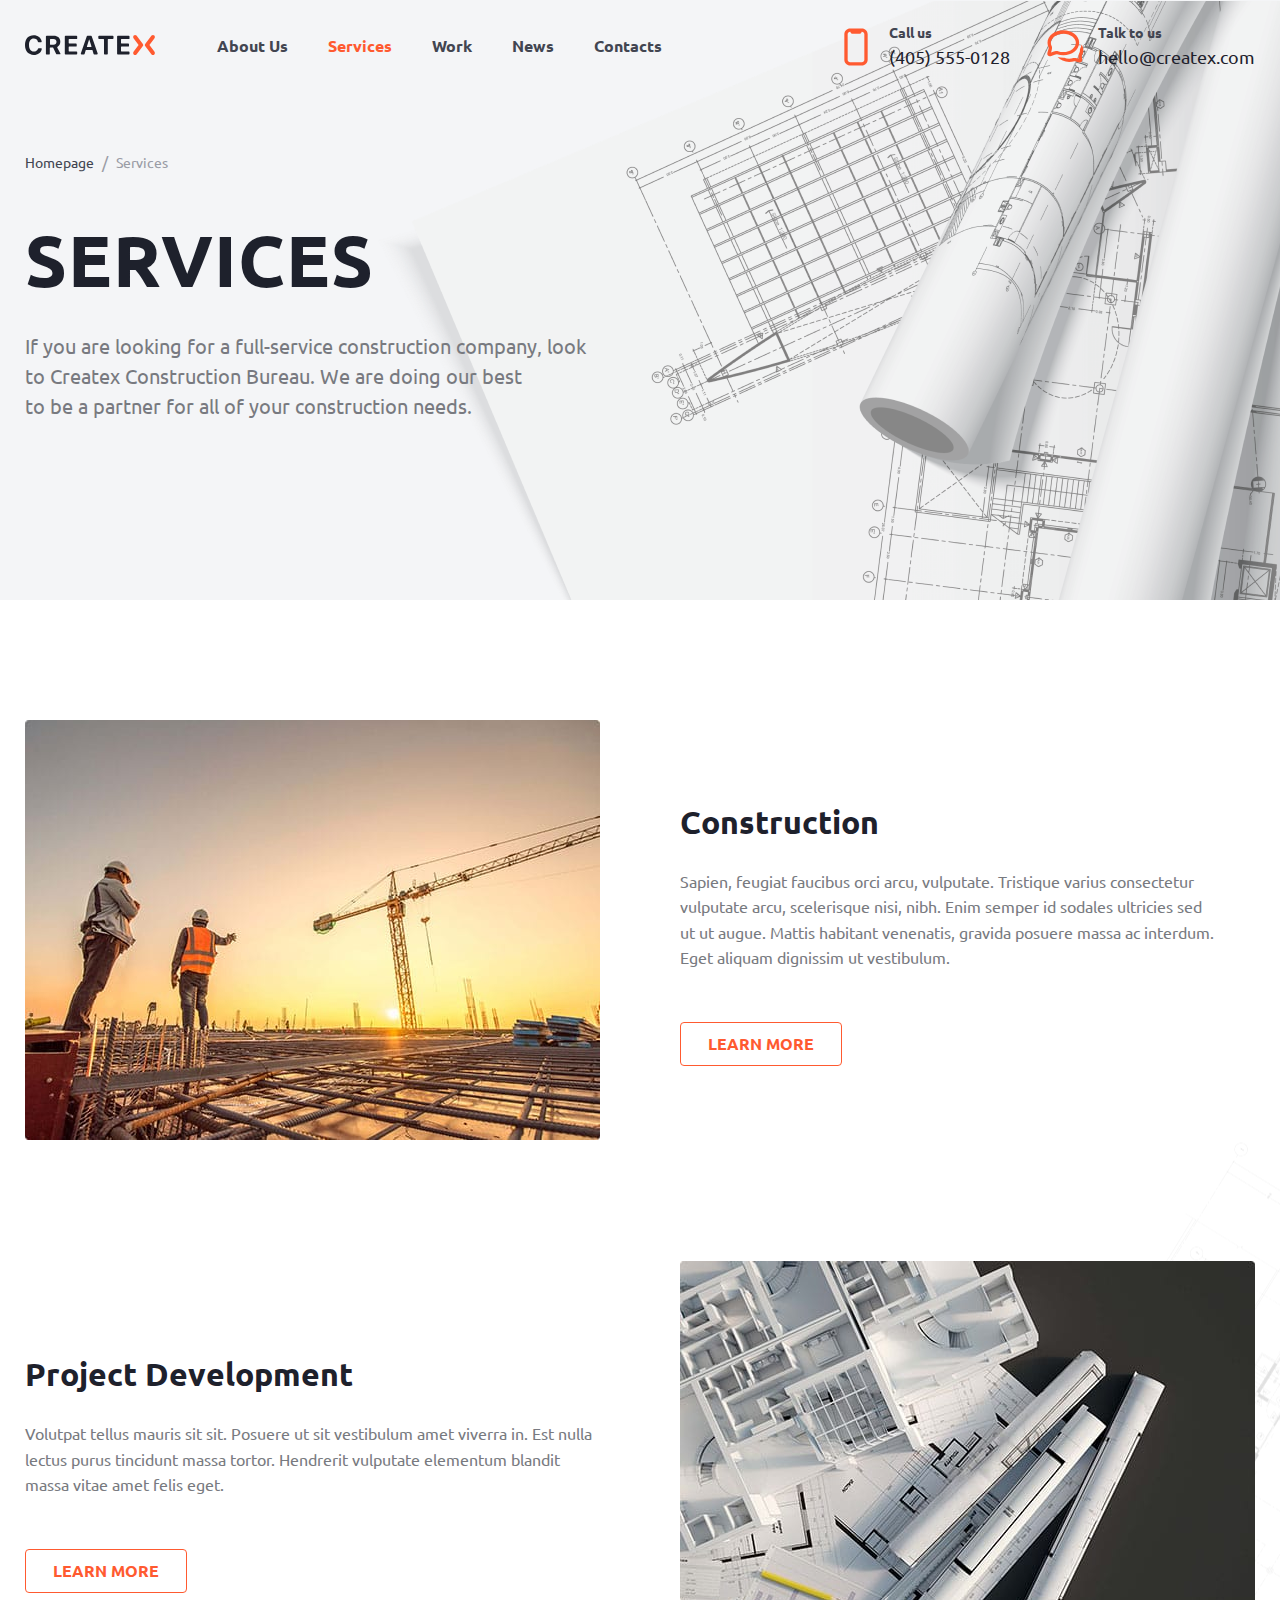
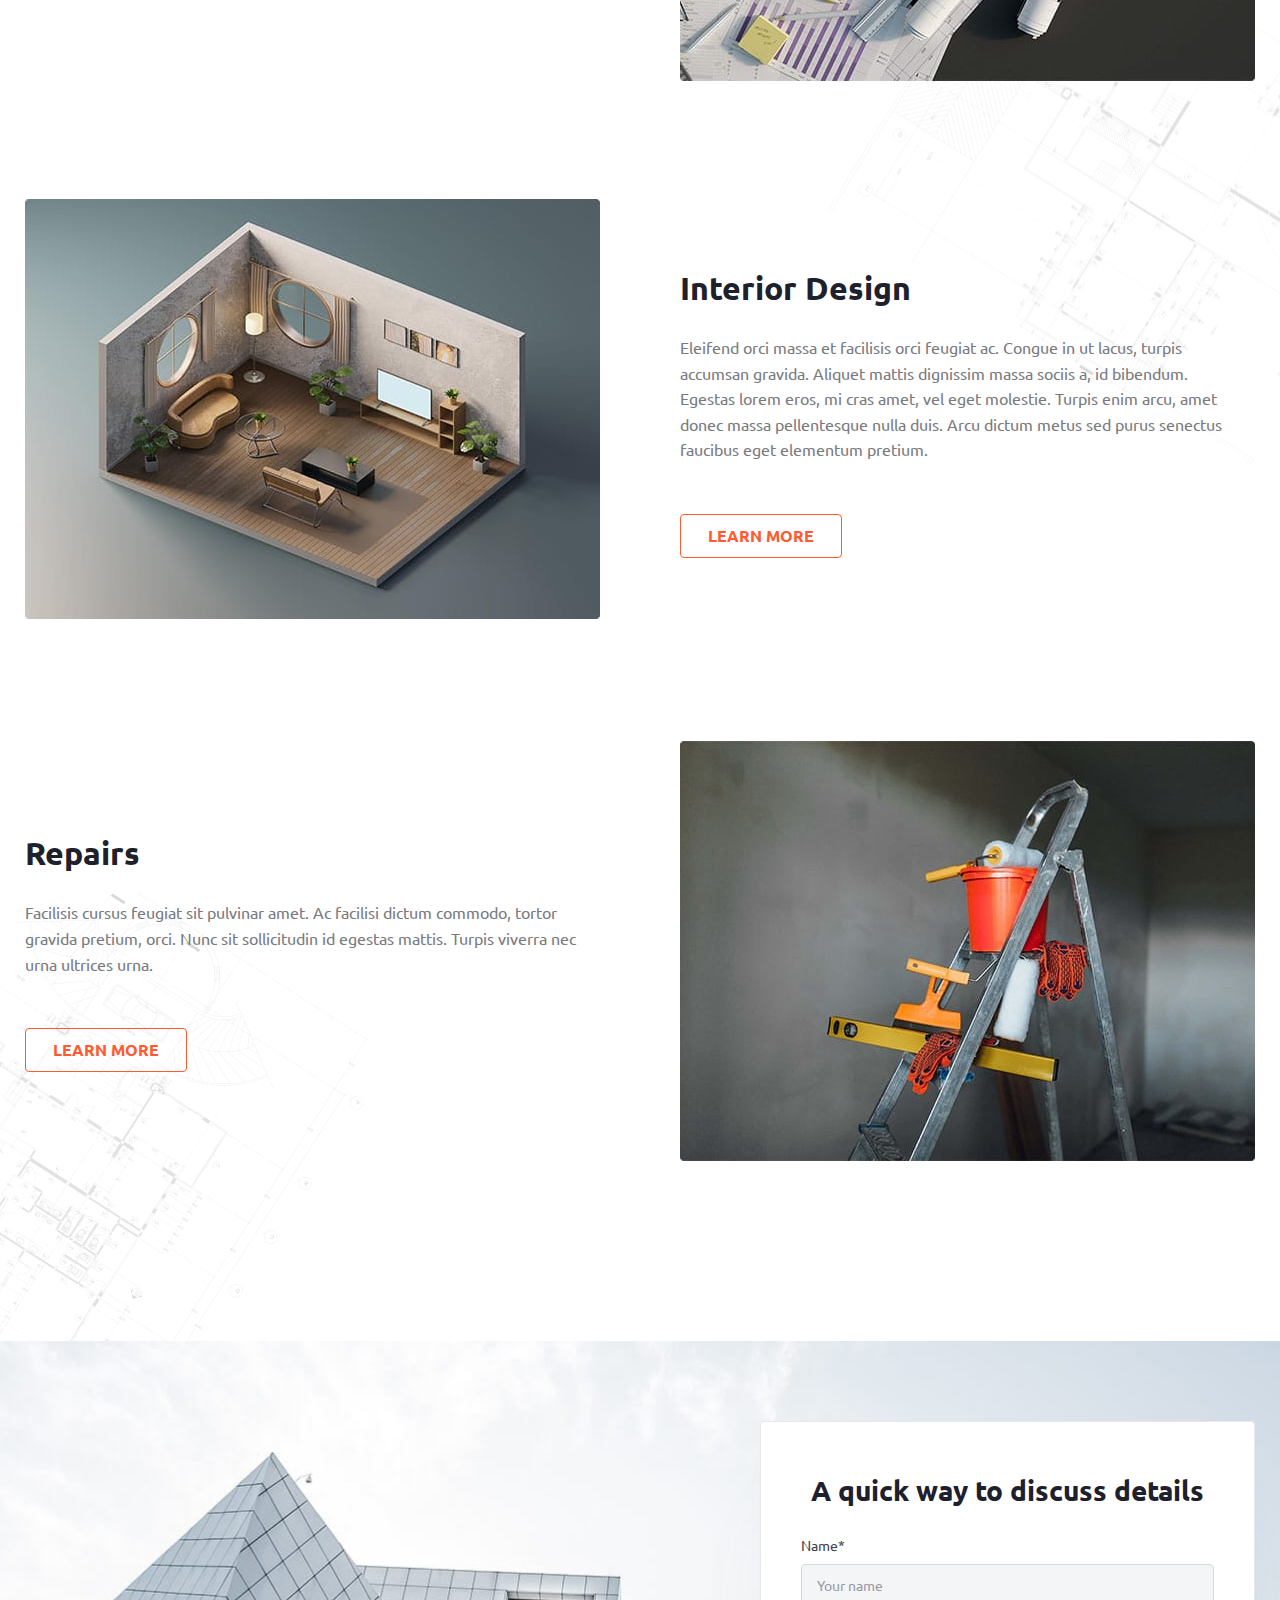
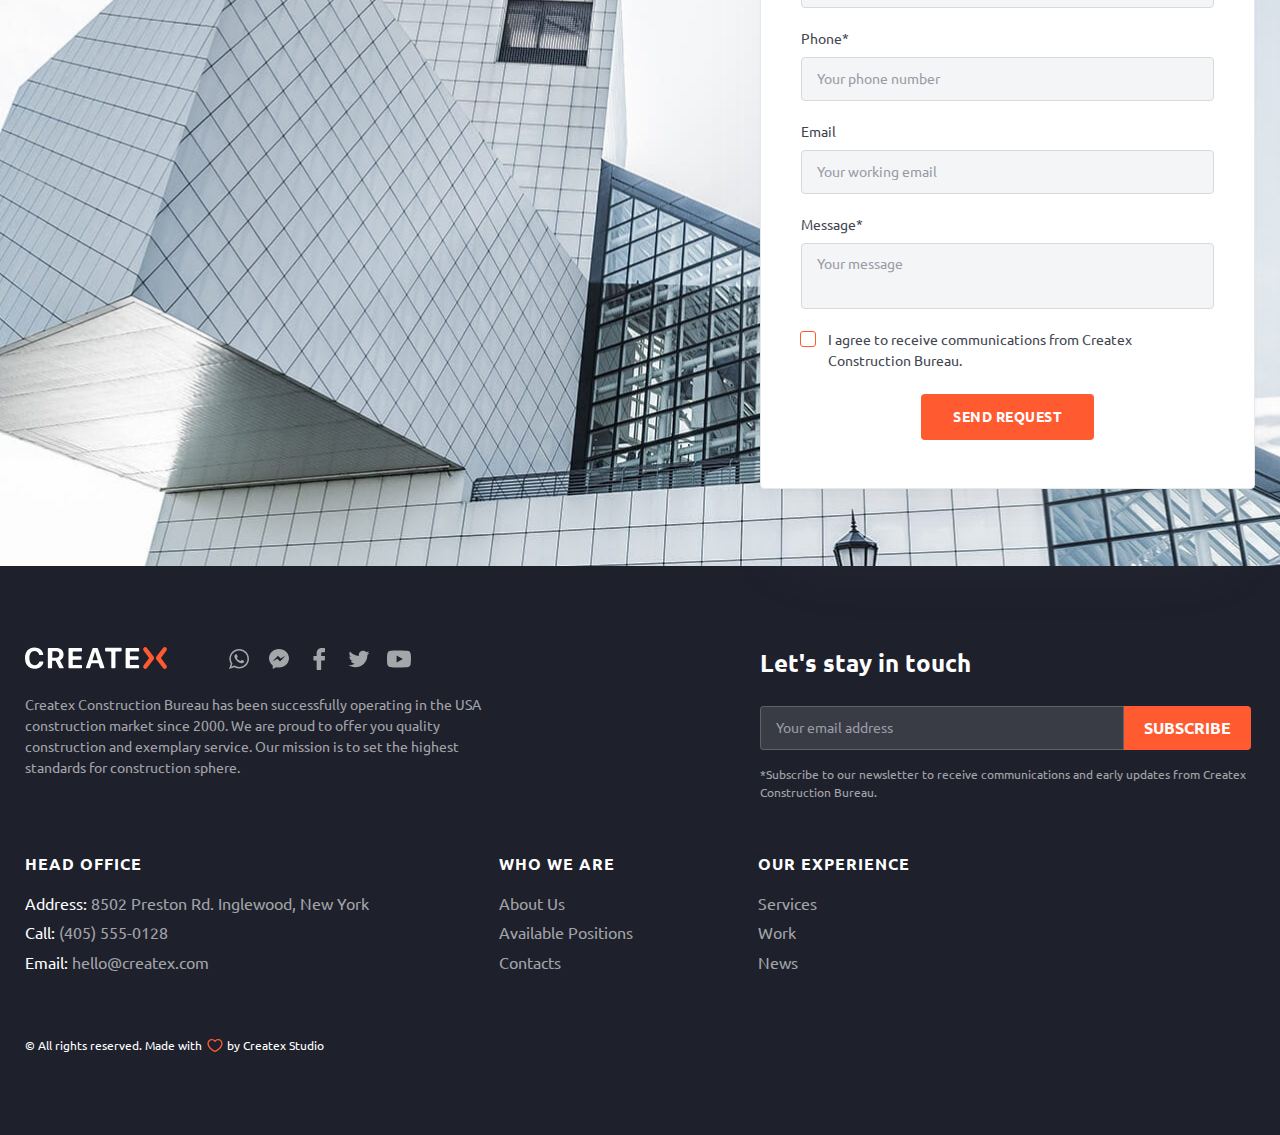
<file: services.html>
<!DOCTYPE html>
<html lang="ru" class="page">
  <head>
    <meta charset="UTF-8" />
    <meta name="viewport" content="width=device-width,initial-scale=1" />
    <link rel="shortcut icon" href="#" type="image/x-icon" />
    <link
      rel="preload"
      href="./fonts/UbuntuRegular.woff2"
      as="font"
      type="font/woff2"
      crossorigin
    />
    <link rel="preload" href="./fonts/UbuntuBold.woff2" as="font" type="font/woff2" crossorigin />
    <link rel="preload" href="./fonts/LatoBold.woff2" as="font" type="font/woff2" crossorigin />
    <link rel="preload" href="./fonts/LatoBlack.woff2" as="font" type="font/woff2" crossorigin />
    <meta http-equiv="X-UA-Compatible" content="ie=edge" />
    <meta name="theme-color" content="#111111" />
    <title>Createx Construction</title>
    <link rel="stylesheet" href="css/vendor.css" />
    <link rel="stylesheet" href="css/main.css" />
    <script defer="defer" src="js/main.js"></script>
  </head>
  <body class="page__body">
    <div class="site-container">
      <header id="page" class="header header--secondary">
        <div class="container header__container">
          <a href="index.html" class="logo"><img src="img/logo.svg" alt="logo" /></a>
          <nav class="nav header__nav" title="" data-menu>
            <ul class="nav__list list-reset" data-menu-items>
              <li class="nav__item"><a href="about.html" class="nav__link">About Us</a></li>
              <li class="nav__item"><a class="nav__link nav__link--current">Services</a></li>
              <li class="nav__item"><a href="work.html" class="nav__link">Work</a></li>
              <li class="nav__item"><a href="news.html" class="nav__link">News</a></li>
              <li class="nav__item"><a href="contacts.html" class="nav__link">Contacts</a></li>
            </ul>
            <div class="header-contacts header-contacts--nav">
              <a
                href="tel:4055550128"
                class="header-contacts__link contacts-link contacts-link--call"
                ><span class="contacts-link__caption">Call us</span>
                <span class="contacts-link__value">(405) 555-0128</span> </a
              ><a
                href="mailto:hello@creatext.com"
                class="header-contacts__link contacts-link contacts-link--chat"
                ><span class="contacts-link__caption">Talk to us</span>
                <span class="contacts-link__value">hello@createx.com</span></a
              >
            </div>
          </nav>
          <div class="header-contacts">
            <a href="tel:4055550128" class="header-contacts__link contacts-link contacts-link--call"
              ><span class="contacts-link__caption">Call us</span>
              <span class="contacts-link__value">(405) 555-0128</span> </a
            ><a
              href="mailto:hello@creatext.com"
              class="header-contacts__link contacts-link contacts-link--chat"
              ><span class="contacts-link__caption">Talk to us</span>
              <span class="contacts-link__value">hello@createx.com</span></a
            >
          </div>
          <button class="burger" aria-label="Открыть меню" aria-expanded="false" data-burger>
            <span class="burger__line"></span>
          </button>
        </div>
      </header>
      <main class="main">
        <section class="page-hero page-hero--services">
          <div class="container">
            <ul class="list-reset breadcrumbs page-hero__breadcrumbs">
              <li class="breadcrumbs__item"><a href="#" class="breadcrumbs__link">Homepage</a></li>
              <li class="breadcrumbs__item"><a class="breadcrumbs__link">Services</a></li>
            </ul>
            <h1 class="page-hero__title">Services</h1>
            <p class="page-hero__descr">
              If&nbsp;you are looking for a&nbsp;full-service construction company, look
              to&nbsp;Createx Construction Bureau. We&nbsp;are doing our best
              to&nbsp;be&nbsp;a&nbsp;partner for all of&nbsp;your construction needs.
            </p>
          </div>
        </section>
        <div class="services">
          <img src="img/services-content-bg-1.png" aria-hidden="true" class="services-decorate-1" />
          <img src="img/services-content-bg-2.png" aria-hidden="true" class="services-decorate-2" />
          <div class="container">
            <h2 class="visually-hidden">Services content</h2>
            <ul class="list-reset services__list">
              <li class="services__item">
                <div class="services__image">
                  <img src="img/services-content-1.jpg" alt="services-content1" />
                </div>
                <div class="services__info">
                  <h2 class="services__title">Construction</h2>
                  <p class="services__descr">
                    Sapien, feugiat faucibus orci arcu, vulputate. Tristique varius consectetur
                    vulputate arcu, scelerisque nisi, nibh. Enim semper id&nbsp;sodales ultricies
                    sed ut&nbsp;ut&nbsp;augue. Mattis habitant venenatis, gravida posuere massa
                    ac&nbsp;interdum. Eget aliquam dignissim ut&nbsp;vestibulum.
                  </p>
                  <a href="services-1.html" class="services__link btn btn--stroke btn--stroke-accent"
                    >Learn more</a
                  >
                </div>
              </li>
              <li class="services__item services__item--reverse">
                <div class="services__image">
                  <img src="img/services-content-2.jpg" alt="services-content1" />
                </div>
                <div class="services__info">
                  <h2 class="services__title">Project Development</h2>
                  <p class="services__descr">
                    Volutpat tellus mauris sit sit. Posuere ut&nbsp;sit vestibulum amet
                    viverra&nbsp;in. Est nulla lectus purus tincidunt massa tortor. Hendrerit
                    vulputate elementum blandit massa vitae amet felis eget.
                  </p>
                  <a href="services-1.html" class="services__link btn btn--stroke btn--stroke-accent"
                    >Learn more</a
                  >
                </div>
              </li>
              <li class="services__item">
                <div class="services__image">
                  <img src="img/services-content-3.jpg" alt="services-content1" />
                </div>
                <div class="services__info">
                  <h2 class="services__title">Interior Design</h2>
                  <p class="services__descr">
                    Eleifend orci massa et&nbsp;facilisis orci feugiat&nbsp;ac. Congue
                    in&nbsp;ut&nbsp;lacus, turpis accumsan gravida. Aliquet mattis dignissim massa
                    sociis&nbsp;a, id&nbsp;bibendum. Egestas lorem eros, mi&nbsp;cras amet, vel eget
                    molestie. Turpis enim arcu, amet donec massa pellentesque nulla duis. Arcu
                    dictum metus sed purus senectus faucibus eget elementum pretium.
                  </p>
                  <a href="services-1.html" class="services__link btn btn--stroke btn--stroke-accent"
                    >Learn more</a
                  >
                </div>
              </li>
              <li class="services__item services__item--reverse">
                <div class="services__image">
                  <img src="img/services-content-4.jpg" alt="services-content1" />
                </div>
                <div class="services__info">
                  <h2 class="services__title">Repairs</h2>
                  <p class="services__descr">
                    Facilisis cursus feugiat sit pulvinar amet. Ac&nbsp;facilisi dictum commodo,
                    tortor gravida pretium, orci. Nunc sit sollicitudin id&nbsp;egestas mattis.
                    Turpis viverra nec urna ultrices urna.
                  </p>
                  <a href="services-1.html" class="services__link btn btn--stroke btn--stroke-accent"
                    >Learn more</a
                  >
                </div>
              </li>
            </ul>
          </div>
        </div>
        <section class="contacts-section">
          <h2 class="visually-hidden">Contacts</h2>
          <div class="container contacts-section__container">
            <form class="contacts-section__form contacts-form">
              <h3 class="contacts-form__title">A quick way to discuss details</h3>
              <label class="form-field form-field--grey contacts-form__field"
                ><span class="form-field__caption">Name*</span>
                <input type="text" name="name" placeholder="Your name" class="form-field__input"
              /></label>
              <label class="form-field form-field--grey contacts-form__field"
                ><span class="form-field__caption">Phone*</span>
                <input
                  type="tel"
                  name="phone"
                  placeholder="Your phone number"
                  class="form-field__input"
              /></label>
              <label class="form-field form-field--grey contacts-form__field"
                ><span class="form-field__caption">Email</span>
                <input
                  type="email"
                  name="email"
                  placeholder="Your working email"
                  class="form-field__input"
              /></label>
              <label class="form-field form-field--grey contacts-form__field"
                ><span class="form-field__caption">Message*</span>
                <textarea
                  name="message"
                  placeholder="Your message"
                  class="form-field__input form-field__input--big"
                ></textarea>
              </label>
              <label class="custom-checkbox contacts-form__checkbox"
                ><input type="checkbox" class="custom-checkbox__input" />
                <span class="custom-checkbox__text"
                  >I agree to receive communications from Createx Construction Bureau.</span
                ></label
              >
              <div class="centered">
                <button class="contacts-form__btn btn btn--fill btn-reset" type="submit">
                  Send request
                </button>
              </div>
            </form>
          </div>
        </section>
      </main>
      <footer class="footer">
        <a href="#page" data-scroll class="to-top"
          ><span class="to-top__text">Go to top</span>
          <span class="to-top__icon"
            ><svg><path fill-rule="evenodd" clip-rule="evenodd" d="M4.29289 15.7071C3.90237 15.3166 3.90237 14.6834 4.29289 14.2929L11.2929 7.29289C11.6834 6.90237 12.3166 6.90237 12.7071 7.29289L19.7071 14.2929C20.0976 14.6834 20.0976 15.3166 19.7071 15.7071C19.3166 16.0976 18.6834 16.0976 18.2929 15.7071L12 9.41421L5.70711 15.7071C5.31658 16.0976 4.68342 16.0976 4.29289 15.7071Z"/></svg></span
        ></a>
        <div class="container footer__container">
          <div class="footer__left">
            <div class="footer__top">
              <a href="#" class="logo footer__logo"
                ><img src="img/footer-logo.svg" alt="Createx Logo"
              /></a>
              <ul class="social footer__social list-reset">
                <li class="social__item">
                  <a href="#" target="_blank" class="social__link" aria-label="Whatsapp"
                    ><svg class=""><g>
                      <path d="M22 11.7424C22 17.1231 17.6047 21.4849 12.1818 21.4849C10.4602 21.4849 8.84289 21.0449 7.43578 20.2727L2 22L3.77222 16.7729C2.87822 15.3049 2.36333 13.5831 2.36333 11.7424C2.36333 6.36178 6.75911 2 12.1818 2C17.6051 2 22 6.36178 22 11.7424ZM12.1818 3.55156C7.62978 3.55156 3.92711 7.226 3.92711 11.7424C3.92711 13.5347 4.51133 15.1944 5.49956 16.5447L4.46822 19.5867L7.64044 18.5784C8.94378 19.4342 10.5051 19.9333 12.182 19.9333C16.7333 19.9333 20.4367 16.2593 20.4367 11.7429C20.4367 7.22644 16.7336 3.55156 12.1818 3.55156ZM17.1398 13.9862C17.0791 13.8869 16.9189 13.8269 16.6784 13.7076C16.4376 13.5882 15.254 13.0102 15.034 12.9309C14.8133 12.8513 14.6524 12.8113 14.4922 13.0502C14.332 13.2893 13.8707 13.8269 13.73 13.9862C13.5896 14.146 13.4493 14.166 13.2084 14.0464C12.968 13.9271 12.1927 13.6747 11.2733 12.8613C10.558 12.2284 10.0749 11.4471 9.93444 11.2078C9.79422 10.9689 9.91978 10.8398 10.04 10.7209C10.1484 10.6138 10.2809 10.442 10.4011 10.3027C10.5218 10.1631 10.5618 10.0638 10.6416 9.90422C10.7222 9.74489 10.682 9.60556 10.6216 9.48578C10.5616 9.36644 10.0798 8.19133 9.87933 7.71311C9.67889 7.23533 9.47867 7.31489 9.338 7.31489C9.19778 7.31489 9.03711 7.29489 8.87667 7.29489C8.71622 7.29489 8.45533 7.35467 8.23467 7.59356C8.01422 7.83267 7.39267 8.41044 7.39267 9.58533C7.39267 10.7604 8.25467 11.8958 8.37533 12.0549C8.49556 12.214 10.0398 14.7038 12.4864 15.66C14.9333 16.6158 14.9333 16.2969 15.3747 16.2569C15.8156 16.2171 16.7982 15.6793 16.9996 15.122C17.1996 14.5638 17.1996 14.0858 17.1398 13.9862Z" fill="white"/>
                      </g></svg></a>
                </li>
                <li class="social__item">
                  <a href="#" target="_blank" class="social__link" aria-label="Messanger"
                    ><svg class=""><g>
                      <path d="M12 2C6.4775 2 2 6.145 2 11.2587C2 14.1725 3.45375 16.7712 5.72625 18.4688V22L9.13125 20.1313C10.04 20.3825 11.0025 20.5187 12 20.5187C17.5225 20.5187 22 16.3737 22 11.26C22 6.14625 17.5225 2 12 2ZM12.9937 14.4688L10.4475 11.7525L5.47875 14.4688L10.945 8.66625L13.5538 11.3825L18.46 8.66625L12.9937 14.4688Z" fill="white"/>
                      </g></svg></a>
                </li>
                <li class="social__item">
                  <a href="#" target="_blank" class="social__link" aria-label="Facebook"
                    ><svg class=""><g>
                      <path d="M17.5628 1.00458L14.7856 1C11.6654 1 9.64903 3.12509 9.64903 6.41423V8.91055H6.85662C6.61532 8.91055 6.41992 9.1115 6.41992 9.35937V12.9763C6.41992 13.2241 6.61554 13.4249 6.85662 13.4249H9.64903V22.5514C9.64903 22.7993 9.84443 23 10.0857 23H13.729C13.9703 23 14.1657 22.799 14.1657 22.5514V13.4249H17.4307C17.672 13.4249 17.8674 13.2241 17.8674 12.9763L17.8688 9.35937C17.8688 9.24036 17.8226 9.12638 17.7409 9.04215C17.6591 8.95793 17.5477 8.91055 17.4318 8.91055H14.1657V6.79439C14.1657 5.77728 14.4017 5.26094 15.6915 5.26094L17.5624 5.26025C17.8035 5.26025 17.9989 5.0593 17.9989 4.81166V1.45317C17.9989 1.20576 17.8037 1.00504 17.5628 1.00458Z"/>
                      </g></svg></a>
                </li>
                <li class="social__item">
                  <a href="#" target="_blank" class="social__link" aria-label="Twitter"
                    ><svg class=""><g>
                      <path d="M22.5 5.77233C21.7271 6.10027 20.8978 6.32267 20.0264 6.42196C20.9161 5.91181 21.5972 5.10263 21.92 4.1414C21.0854 4.61383 20.1642 4.95688 19.1826 5.14285C18.3966 4.33994 17.2785 3.83984 16.0384 3.83984C13.6593 3.83984 11.7303 5.68691 11.7303 7.9637C11.7303 8.2866 11.7683 8.60199 11.8418 8.90357C8.26201 8.73141 5.08768 7.08917 2.96314 4.59372C2.59176 5.20189 2.38049 5.91053 2.38049 6.66697C2.38049 8.09814 3.14161 9.36093 4.2964 10.0997C3.5904 10.0771 2.92639 9.89116 2.34508 9.58205V9.63357C2.34508 11.6314 3.83056 13.2988 5.80024 13.6783C5.43936 13.7713 5.05882 13.8228 4.66514 13.8228C4.38696 13.8228 4.11794 13.7964 3.85417 13.7461C4.40267 15.3859 5.99315 16.5783 7.87756 16.611C6.40388 17.7167 4.54573 18.3739 2.52749 18.3739C2.17976 18.3739 1.83724 18.3537 1.5 18.3173C3.40671 19.4896 5.67036 20.1732 8.10327 20.1732C16.028 20.1732 20.3597 13.8881 20.3597 8.43741L20.3453 7.90341C21.1917 7.32537 21.9239 6.59912 22.5 5.77233Z" />
                      </g></svg></a>
                </li>
                <li class="social__item">
                  <a href="#" target="_blank" class="social__link" aria-label="YouTube"
                    ><svg class=""><g>
                      <path fill-rule="evenodd" clip-rule="evenodd" d="M21.3903 4.11358C22.4182 4.39044 23.2288 5.20086 23.5055 6.22899C24.0197 8.10691 23.9999 12.0213 23.9999 12.0213C23.9999 12.0213 23.9999 15.9158 23.5057 17.7939C23.2288 18.8218 22.4184 19.6324 21.3903 19.9091C19.5122 20.4035 12 20.4035 12 20.4035C12 20.4035 4.50731 20.4035 2.60961 19.8895C1.58148 19.6127 0.771054 18.802 0.4942 17.7741C0 15.9158 0 12.0015 0 12.0015C0 12.0015 0 8.10691 0.4942 6.22899C0.770871 5.20104 1.60125 4.37066 2.60943 4.09399C4.48753 3.59961 11.9998 3.59961 11.9998 3.59961C11.9998 3.59961 19.5122 3.59961 21.3903 4.11358ZM15.8549 12.0016L9.60788 15.5996V8.40355L15.8549 12.0016Z"/>
                      </g></svg></a>
                </li>
              </ul>
            </div>
            <p class="footer__descr">
              Createx Construction Bureau has been successfully operating in&nbsp;the USA
              construction market since 2000. We&nbsp;are proud to&nbsp;offer you quality
              construction and exemplary service. Our mission is&nbsp;to&nbsp;set the highest
              standards for construction sphere.
            </p>
          </div>
          <form action="#" class="footer-form footer__form">
            <h3 class="footer-form__title">Let's stay in touch</h3>
            <div class="footer-form__items">
              <label class="form-field form-field--grey contacts-form__field"
                ><input
                  type="email"
                  name="email"
                  placeholder="Your email address"
                  class="form-field__input"
              /></label>
              <button class="footer-form__btn btn btn-reset btn--fill">Subscribe</button>
            </div>
            <p class="footer-form__descr">
              *Subscribe to&nbsp;our newsletter to&nbsp;receive communications and early updates
              from Createx Construction Bureau.
            </p>
          </form>
          <address class="footer-address footer__address">
            <h3 class="footer-address__title footer-title">Head Office</h3>
            <span class="footer-address__item"
              ><span class="footer-address__name">Address:</span> 8502 Preston Rd. Inglewood, New
              York </span
            ><span class="footer-address__item"
              ><span class="footer-address__name">Call:</span>
              <a href="tel:4055550128">(405) 555-0128</a> </span
            ><span class="footer-address__item"
              ><span class="footer-address__name">Email:</span>
              <a href="mailto:hello@createx.com">hello@createx.com</a></span
            >
          </address>
          <nav class="footer-nav footer__nav" title="secondary navigation">
            <div class="footer-nav__col">
              <h3 class="footer-nav__title footer-title">Who we are</h3>
              <ul class="list-reset footer-nav__list">
                <li class="footer-nav__item"><a href="#" class="footer-nav__link">About Us</a></li>
                <li class="footer-nav__item">
                  <a href="#" class="footer-nav__link">Available Positions</a>
                </li>
                <li class="footer-nav__item"><a href="#" class="footer-nav__link">Contacts</a></li>
              </ul>
            </div>
            <div class="footer-nav__col">
              <h3 class="footer-nav__title footer-title">Our Experience</h3>
              <ul class="list-reset footer-nav__list">
                <li class="footer-nav__item"><a href="#" class="footer-nav__link">Services</a></li>
                <li class="footer-nav__item"><a href="#" class="footer-nav__link">Work</a></li>
                <li class="footer-nav__item"><a href="#" class="footer-nav__link">News</a></li>
              </ul>
            </div>
          </nav>
          <small class="footer__copyright"
            >&copy;&nbsp;All rights reserved. Made with <span>by Createx Studio</span></small
          >
        </div>
      </footer>
      <div class="overlay" data-menu-overlay></div>
    </div>
  </body>
</html>
</file>
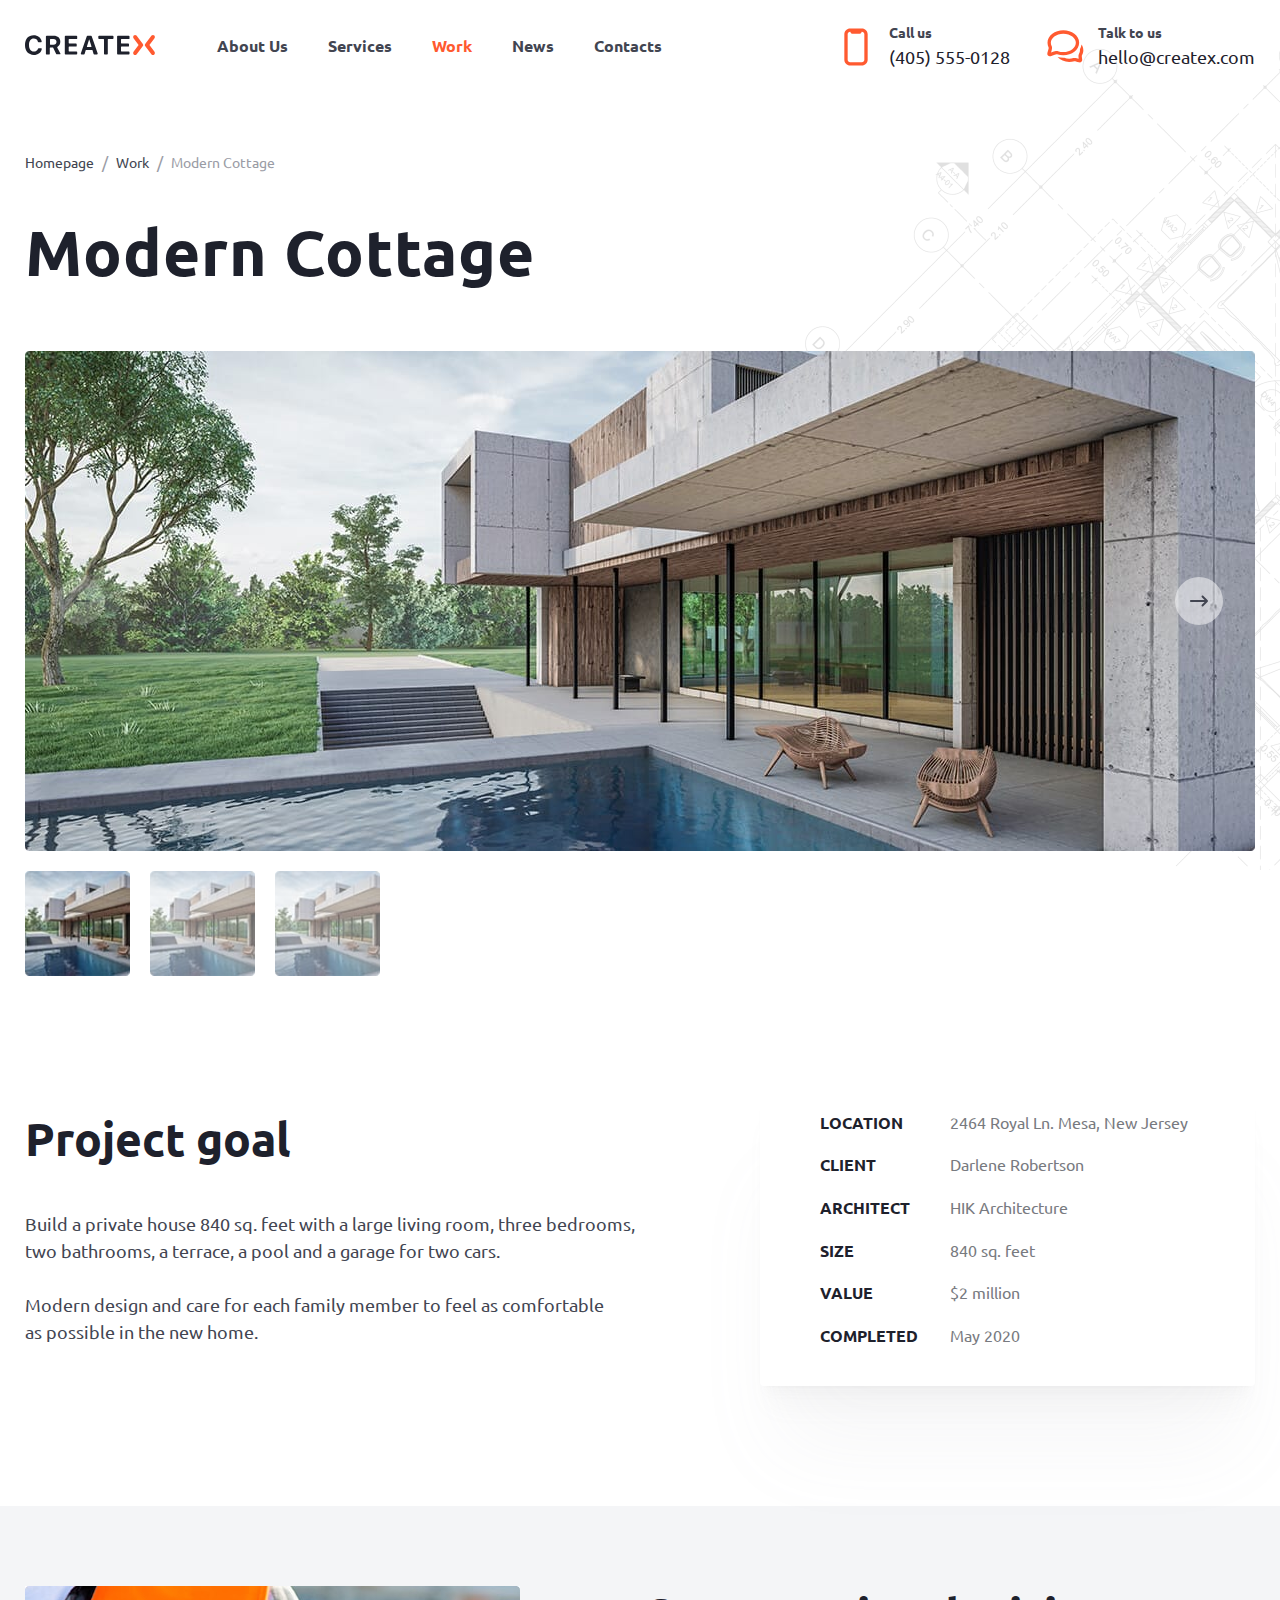
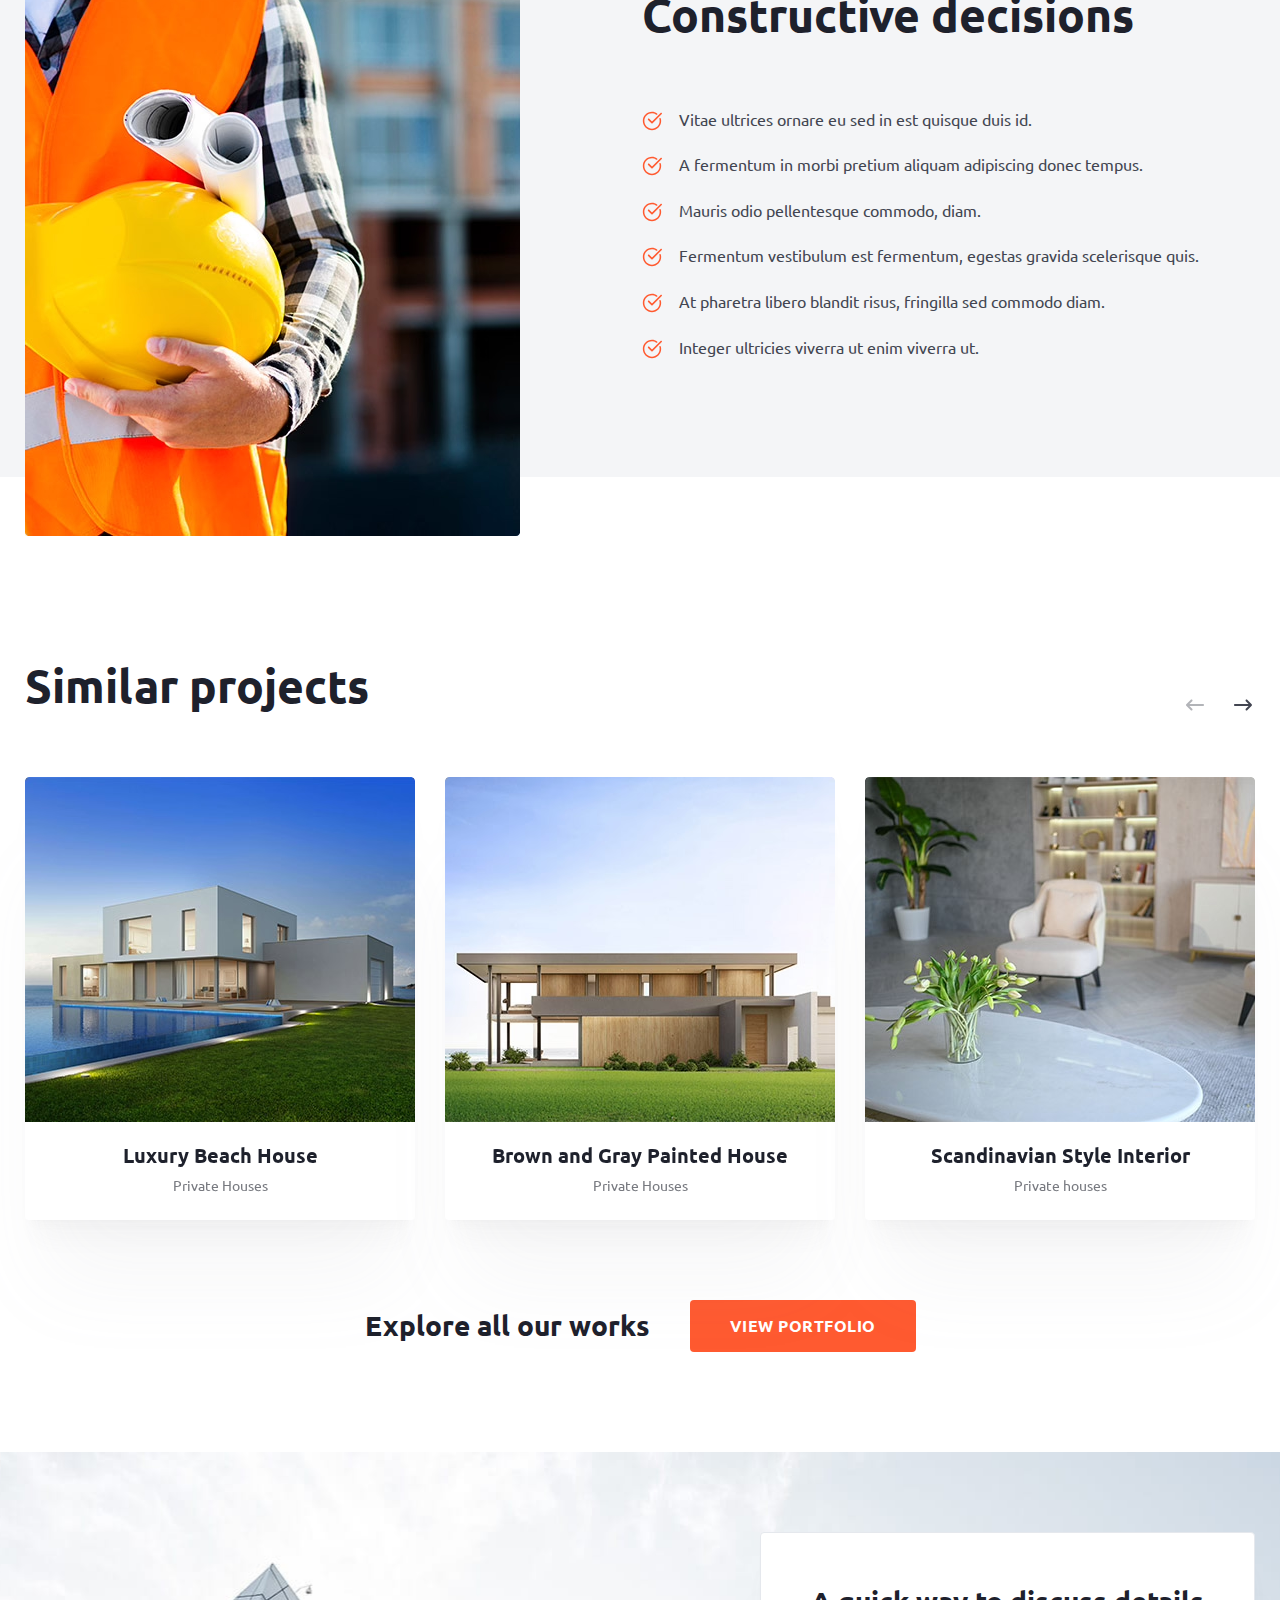
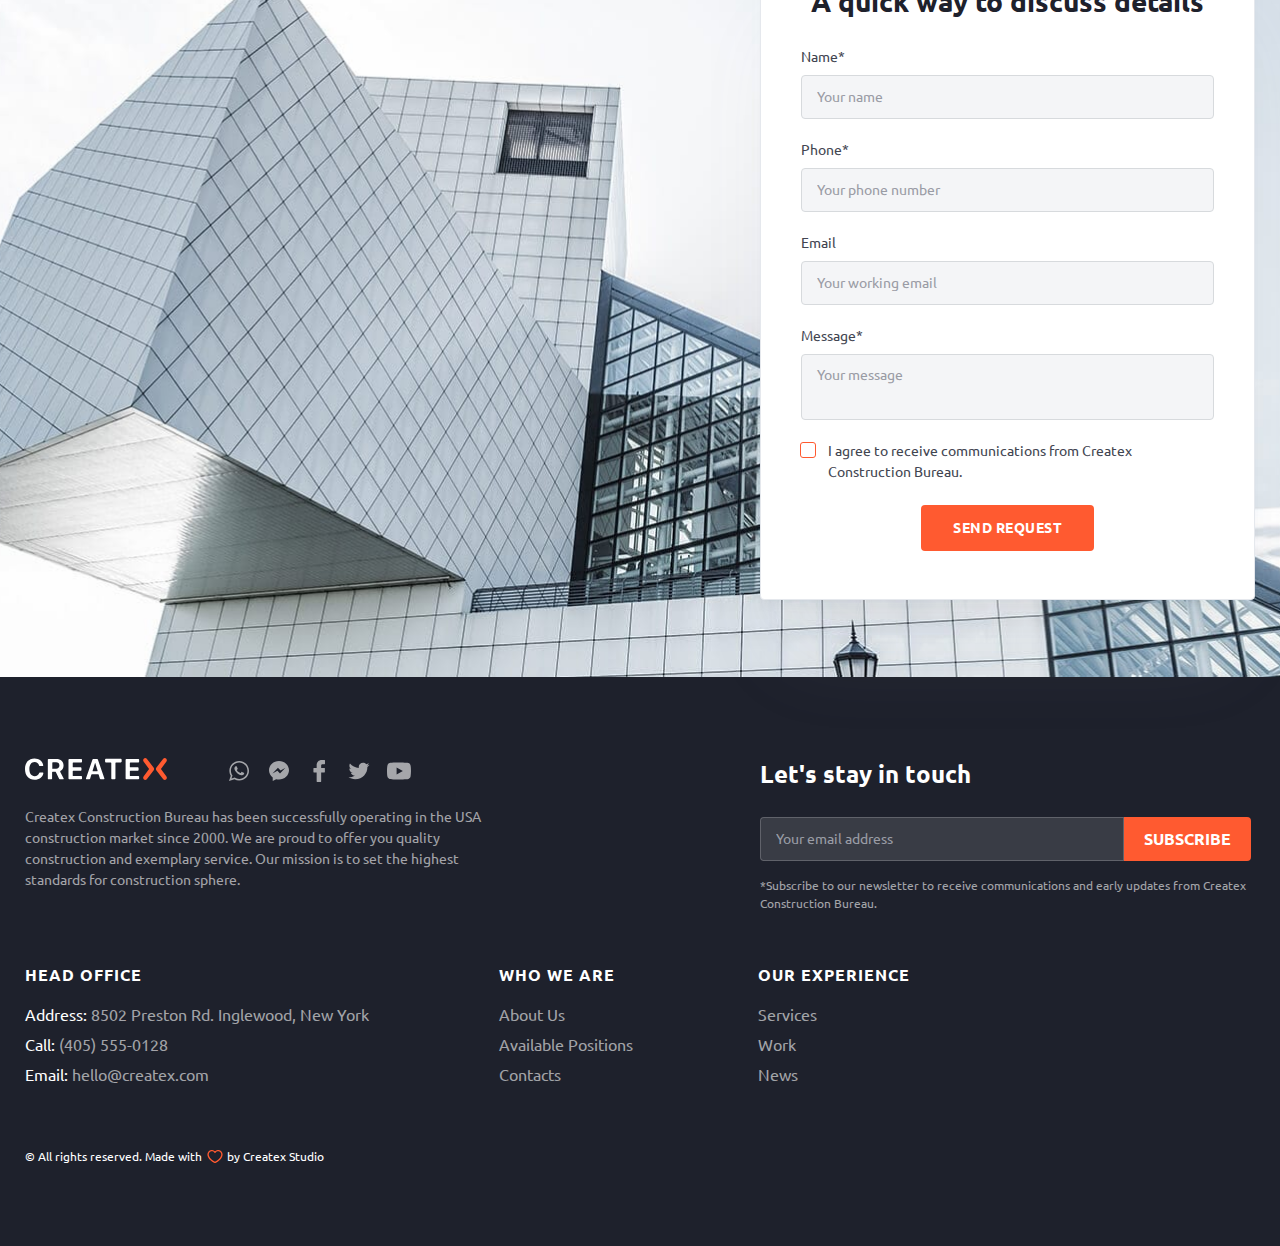
<file: work-1.html>
<!DOCTYPE html>
<html lang="ru" class="page">
  <head>
    <meta charset="UTF-8" />
    <meta name="viewport" content="width=device-width,initial-scale=1" />
    <link rel="shortcut icon" href="#" type="image/x-icon" />
    <link
      rel="preload"
      href="./fonts/UbuntuRegular.woff2"
      as="font"
      type="font/woff2"
      crossorigin
    />
    <link rel="preload" href="./fonts/UbuntuBold.woff2" as="font" type="font/woff2" crossorigin />
    <link rel="preload" href="./fonts/LatoBold.woff2" as="font" type="font/woff2" crossorigin />
    <link rel="preload" href="./fonts/LatoBlack.woff2" as="font" type="font/woff2" crossorigin />
    <meta http-equiv="X-UA-Compatible" content="ie=edge" />
    <meta name="theme-color" content="#111111" />
    <title>Createx Construction</title>
    <link rel="stylesheet" href="css/vendor.css" />
    <link rel="stylesheet" href="css/main.css" />
    <script defer="defer" src="js/main.js"></script>
  </head>
  <body class="page__body">
    <div class="site-container">
      <header id="page" class="header header--secondary">
        <div class="container header__container">
          <a href="index.html" class="logo"><img src="img/logo.svg" alt="logo" /></a>
          <nav class="nav header__nav" title="" data-menu>
            <ul class="nav__list list-reset" data-menu-items>
              <li class="nav__item"><a href="about.html" class="nav__link">About Us</a></li>
              <li class="nav__item"><a href="services.html" class="nav__link">Services</a></li>
              <li class="nav__item"><a href="work.html" class="nav__link nav__link--current">Work</a></li>
              <li class="nav__item"><a href="news.html" class="nav__link">News</a></li>
              <li class="nav__item"><a href="contacts.html" class="nav__link">Contacts</a></li>
            </ul>
            <div class="header-contacts header-contacts--nav">
              <a
                href="tel:4055550128"
                class="header-contacts__link contacts-link contacts-link--call"
                ><span class="contacts-link__caption">Call us</span>
                <span class="contacts-link__value">(405) 555-0128</span> </a
              ><a
                href="mailto:hello@creatext.com"
                class="header-contacts__link contacts-link contacts-link--chat"
                ><span class="contacts-link__caption">Talk to us</span>
                <span class="contacts-link__value">hello@createx.com</span></a
              >
            </div>
          </nav>
          <div class="header-contacts">
            <a href="tel:4055550128" class="header-contacts__link contacts-link contacts-link--call"
              ><span class="contacts-link__caption">Call us</span>
              <span class="contacts-link__value">(405) 555-0128</span> </a
            ><a
              href="mailto:hello@creatext.com"
              class="header-contacts__link contacts-link contacts-link--chat"
              ><span class="contacts-link__caption">Talk to us</span>
              <span class="contacts-link__value">hello@createx.com</span></a
            >
          </div>
          <button class="burger" aria-label="Открыть меню" aria-expanded="false" data-burger>
            <span class="burger__line"></span>
          </button>
        </div>
      </header>
      <main class="main">
        <section class="page-hero page-hero--work-inner">
          <div class="container">
            <ul class="list-reset breadcrumbs page-hero__breadcrumbs">
              <li class="breadcrumbs__item"><a href="#" class="breadcrumbs__link">Homepage</a></li>
              <li class="breadcrumbs__item"><a href="#" class="breadcrumbs__link">Work</a></li>
              <li class="breadcrumbs__item"><a class="breadcrumbs__link">Modern Cottage</a></li>
            </ul>
            <h1 class="page-hero__title page-hero__title--small page-hero__title--mb">
              Modern Cottage
            </h1>
            <div class="work-images">
              <div class="work-images-slider">
                <button class="btn-reset slider-nav__btn work-images__prev slider-btn">
                  <svg class=""><path fill-rule="evenodd" clip-rule="evenodd" d="M9.20711 17.2071C8.81658 17.5976 8.18342 17.5976 7.79289 17.2071L3.29289 12.7071C2.90237 12.3166 2.90237 11.6834 3.29289 11.2929L7.79289 6.79289C8.18342 6.40237 8.81658 6.40237 9.20711 6.79289C9.59763 7.18342 9.59763 7.81658 9.20711 8.20711L6.41421 11L20 11C20.5523 11 21 11.4477 21 12C21 12.5523 20.5523 13 20 13L6.41421 13L9.20711 15.7929C9.59763 16.1834 9.59763 16.8166 9.20711 17.2071Z"/></svg>
                </button>
                <button class="btn-reset slider-nav__btn work-images__next slider-btn">
                  <svg class=""><path fill-rule="evenodd" clip-rule="evenodd" d="M14.7929 6.79289C15.1834 6.40237 15.8166 6.40237 16.2071 6.79289L20.7071 11.2929C21.0976 11.6834 21.0976 12.3166 20.7071 12.7071L16.2071 17.2071C15.8166 17.5976 15.1834 17.5976 14.7929 17.2071C14.4024 16.8166 14.4024 16.1834 14.7929 15.7929L17.5858 13H4C3.44772 13 3 12.5523 3 12C3 11.4477 3.44772 11 4 11H17.5858L14.7929 8.20711C14.4024 7.81658 14.4024 7.18342 14.7929 6.79289Z" /></svg>
                </button>
                <div class="swiper-wrapper">
                  <div class="swiper-slide"><img src="img/work/1.jpg" alt="Work 1" /></div>
                  <div class="swiper-slide"><img src="img/work/1.jpg" alt="Work 1" /></div>
                  <div class="swiper-slide"><img src="img/work/1.jpg" alt="Work 1" /></div>
                </div>
              </div>
              <div class="work-images-nav" thumbsslider="">
                <div class="swiper-wrapper">
                  <div class="swiper-slide"><img src="img/work/1-small.jpg" alt="Work 1" /></div>
                  <div class="swiper-slide"><img src="img/work/1-small.jpg" alt="Work 1" /></div>
                  <div class="swiper-slide"><img src="img/work/1-small.jpg" alt="Work 1" /></div>
                </div>
              </div>
            </div>
          </div>
        </section>
        <section class="project-goal">
          <div class="container project-goal__container">
            <div class="project-goal__left">
              <h2 class="title project-goal__title">Project goal</h2>
              <p class="project-goal__descr">
                Build a&nbsp;private house 840&nbsp;sq. feet with a&nbsp;large living room, three
                bedrooms, two bathrooms, a&nbsp;terrace, a&nbsp;pool and a&nbsp;garage for two cars.
              </p>
              <p class="project-goal__descr">
                Modern design and care for each family member to&nbsp;feel as&nbsp;comfortable
                as&nbsp;possible in&nbsp;the new home.
              </p>
            </div>
            <div class="project-goal__right">
              <div class="project-info">
                <ul class="list-reset project-info__list">
                  <li class="project-info__item">
                    <div class="project-info__category">Location</div>
                    <div class="project-info__value">2464 Royal Ln. Mesa, New Jersey</div>
                  </li>
                  <li class="project-info__item">
                    <div class="project-info__category">Client</div>
                    <div class="project-info__value">Darlene Robertson</div>
                  </li>
                  <li class="project-info__item">
                    <div class="project-info__category">Architect</div>
                    <div class="project-info__value">HIK Architecture</div>
                  </li>
                  <li class="project-info__item">
                    <div class="project-info__category">Size</div>
                    <div class="project-info__value">840 sq. feet</div>
                  </li>
                  <li class="project-info__item">
                    <div class="project-info__category">Value</div>
                    <div class="project-info__value">$2 million</div>
                  </li>
                  <li class="project-info__item">
                    <div class="project-info__category">Completed</div>
                    <div class="project-info__value">May 2020</div>
                  </li>
                </ul>
              </div>
            </div>
          </div>
        </section>
        <section class="decisions">
          <div class="container decisions__container">
            <div class="decisions__left">
              <picture
                ><source srcset="img/decisions-image.avif" type="image/avif" />
                <source srcset="img/decisions-image.webp" type="image/webp" />
                <img
                  loading="lazy"
                  src="img/decisions-image.jpg"
                  class="image"
                  width=""
                  height=""
                  alt=""
              /></picture>
            </div>
            <div class="decisions__right">
              <h2 class="title decisions__title">Constructive decisions</h2>
              <ul class="decisions__list list-reset">
                <li class="decisions__item">
                  Vitae ultrices ornare eu sed in est quisque duis id.
                </li>
                <li class="decisions__item">
                  A fermentum in morbi pretium aliquam adipiscing donec tempus.
                </li>
                <li class="decisions__item">Mauris odio pellentesque commodo, diam.</li>
                <li class="decisions__item">
                  Fermentum vestibulum est fermentum, egestas gravida scelerisque quis.
                </li>
                <li class="decisions__item">
                  At pharetra libero blandit risus, fringilla sed commodo diam.
                </li>
                <li class="decisions__item">Integer ultricies viverra ut enim viverra ut.</li>
              </ul>
            </div>
          </div>
        </section>
        <section class="related-projects">
          <div class="container">
            <div class="related-projects__top">
              <h2 class="title related-projects__title">Similar projects</h2>
              <div class="slider-nav related-projects__slider-nav">
                <button class="btn-reset slider-nav__btn related-projects__prev slider-btn">
                  <svg class=""><path fill-rule="evenodd" clip-rule="evenodd" d="M9.20711 17.2071C8.81658 17.5976 8.18342 17.5976 7.79289 17.2071L3.29289 12.7071C2.90237 12.3166 2.90237 11.6834 3.29289 11.2929L7.79289 6.79289C8.18342 6.40237 8.81658 6.40237 9.20711 6.79289C9.59763 7.18342 9.59763 7.81658 9.20711 8.20711L6.41421 11L20 11C20.5523 11 21 11.4477 21 12C21 12.5523 20.5523 13 20 13L6.41421 13L9.20711 15.7929C9.59763 16.1834 9.59763 16.8166 9.20711 17.2071Z"/></svg>
                </button>
                <button class="btn-reset slider-nav__btn related-projects__next slider-btn">
                  <svg class=""><path fill-rule="evenodd" clip-rule="evenodd" d="M14.7929 6.79289C15.1834 6.40237 15.8166 6.40237 16.2071 6.79289L20.7071 11.2929C21.0976 11.6834 21.0976 12.3166 20.7071 12.7071L16.2071 17.2071C15.8166 17.5976 15.1834 17.5976 14.7929 17.2071C14.4024 16.8166 14.4024 16.1834 14.7929 15.7929L17.5858 13H4C3.44772 13 3 12.5523 3 12C3 11.4477 3.44772 11 4 11H17.5858L14.7929 8.20711C14.4024 7.81658 14.4024 7.18342 14.7929 6.79289Z" /></svg>
                </button>
              </div>
            </div>
            <div class="swiper related-projects__items swiper-no-swiping">
              <div class="swiper-wrapper">
                <div class="swiper-slide">
                  <a href="#" class="portfolio-item"
                    ><picture
                      ><source srcset="img/portfolio-5.avif" type="image/avif" />
                      <source srcset="img/portfolio-5.webp" type="image/webp" />
                      <img
                        loading="lazy"
                        src="img/portfolio-5.jpg"
                        class="portfolio-item__image"
                        width="390"
                        height="345"
                        alt=""
                    /></picture>
                    <div class="portfolio-item__content">
                      <h3 class="portfolio-item__title">Luxury Beach House</h3>
                      <span class="portfolio-item__descr">Private Houses</span>
                      <div class="portfolio-item__btn">View project</div>
                    </div></a
                  >
                </div>
                <div class="swiper-slide">
                  <a href="#" class="portfolio-item"
                    ><picture
                      ><source srcset="img/portfolio-8.avif" type="image/avif" />
                      <source srcset="img/portfolio-8.webp" type="image/webp" />
                      <img
                        loading="lazy"
                        src="img/portfolio-8.jpg"
                        class="portfolio-item__image"
                        width="390"
                        height="345"
                        alt=""
                    /></picture>
                    <div class="portfolio-item__content">
                      <h3 class="portfolio-item__title">Brown and Gray Painted House</h3>
                      <span class="portfolio-item__descr">Private Houses</span>
                      <div class="portfolio-item__btn">View project</div>
                    </div></a
                  >
                </div>
                <div class="swiper-slide">
                  <a href="#" class="portfolio-item"
                    ><picture
                      ><source srcset="img/portfolio-7.avif" type="image/avif" />
                      <source srcset="img/portfolio-7.webp" type="image/webp" />
                      <img
                        loading="lazy"
                        src="img/portfolio-7.jpg"
                        class="portfolio-item__image"
                        width="390"
                        height="345"
                        alt=""
                    /></picture>
                    <div class="portfolio-item__content">
                      <h3 class="portfolio-item__title">Scandinavian Style Interior</h3>
                      <span class="portfolio-item__descr">Private houses</span>
                      <div class="portfolio-item__btn">View project</div>
                    </div></a
                  >
                </div>
                <div class="swiper-slide">
                  <a href="#" class="portfolio-item"
                    ><picture
                      ><source srcset="img/portfolio-4.avif" type="image/avif" />
                      <source srcset="img/portfolio-4.webp" type="image/webp" />
                      <img
                        loading="lazy"
                        src="img/portfolio-4.jpg"
                        class="portfolio-item__image"
                        width="390"
                        height="345"
                        alt=""
                    /></picture>
                    <div class="portfolio-item__content">
                      <h3 class="portfolio-item__title">Modern Cottage</h3>
                      <span class="portfolio-item__descr">Private houses</span>
                      <div class="portfolio-item__btn">View project</div>
                    </div></a
                  >
                </div>
                <div class="swiper-slide">
                  <a href="#" class="portfolio-item"
                    ><picture
                      ><source srcset="img/related-img-1.avif" type="image/avif" />
                      <source srcset="img/related-img-1.webp" type="image/webp" />
                      <img
                        loading="lazy"
                        src="img/related-img-1.jpg"
                        class="portfolio-item__image"
                        width="390"
                        height="345"
                        alt=""
                    /></picture>
                    <div class="portfolio-item__content">
                      <h3 class="portfolio-item__title">Kids Bedroom With Decorations</h3>
                      <span class="portfolio-item__descr">Apartments & flats</span>
                      <div class="portfolio-item__btn">View project</div>
                    </div></a
                  >
                </div>
              </div>
              <div class="related-projects__learn learn-more">
                <h4 class="learn-more__subtitle">Explore all our works</h4>
                <a href="#" class="btn-reset btn--fill btn learn-more__btn">View portfolio</a>
              </div>
            </div>
          </div>
        </section>
        <section class="contacts-section">
          <h2 class="visually-hidden">Contacts</h2>
          <div class="container contacts-section__container">
            <form class="contacts-section__form contacts-form">
              <h3 class="contacts-form__title">A quick way to discuss details</h3>
              <label class="form-field form-field--grey contacts-form__field"
                ><span class="form-field__caption">Name*</span>
                <input type="text" name="name" placeholder="Your name" class="form-field__input"
              /></label>
              <label class="form-field form-field--grey contacts-form__field"
                ><span class="form-field__caption">Phone*</span>
                <input
                  type="tel"
                  name="phone"
                  placeholder="Your phone number"
                  class="form-field__input"
              /></label>
              <label class="form-field form-field--grey contacts-form__field"
                ><span class="form-field__caption">Email</span>
                <input
                  type="email"
                  name="email"
                  placeholder="Your working email"
                  class="form-field__input"
              /></label>
              <label class="form-field form-field--grey contacts-form__field"
                ><span class="form-field__caption">Message*</span>
                <textarea
                  name="message"
                  placeholder="Your message"
                  class="form-field__input form-field__input--big"
                ></textarea>
              </label>
              <label class="custom-checkbox contacts-form__checkbox"
                ><input type="checkbox" class="custom-checkbox__input" />
                <span class="custom-checkbox__text"
                  >I agree to receive communications from Createx Construction Bureau.</span
                ></label
              >
              <div class="centered">
                <button class="contacts-form__btn btn btn--fill btn-reset" type="submit">
                  Send request
                </button>
              </div>
            </form>
          </div>
        </section>
      </main>
      <footer class="footer">
        <a href="#page" data-scroll class="to-top"
          ><span class="to-top__text">Go to top</span>
          <span class="to-top__icon"
            ><svg><path fill-rule="evenodd" clip-rule="evenodd" d="M4.29289 15.7071C3.90237 15.3166 3.90237 14.6834 4.29289 14.2929L11.2929 7.29289C11.6834 6.90237 12.3166 6.90237 12.7071 7.29289L19.7071 14.2929C20.0976 14.6834 20.0976 15.3166 19.7071 15.7071C19.3166 16.0976 18.6834 16.0976 18.2929 15.7071L12 9.41421L5.70711 15.7071C5.31658 16.0976 4.68342 16.0976 4.29289 15.7071Z"/></svg></span
        ></a>
        <div class="container footer__container">
          <div class="footer__left">
            <div class="footer__top">
              <a href="#" class="logo footer__logo"
                ><img src="img/footer-logo.svg" alt="Createx Logo"
              /></a>
              <ul class="social footer__social list-reset">
                <li class="social__item">
                  <a href="#" target="_blank" class="social__link" aria-label="Whatsapp"
                    ><svg class=""><g>
                      <path d="M22 11.7424C22 17.1231 17.6047 21.4849 12.1818 21.4849C10.4602 21.4849 8.84289 21.0449 7.43578 20.2727L2 22L3.77222 16.7729C2.87822 15.3049 2.36333 13.5831 2.36333 11.7424C2.36333 6.36178 6.75911 2 12.1818 2C17.6051 2 22 6.36178 22 11.7424ZM12.1818 3.55156C7.62978 3.55156 3.92711 7.226 3.92711 11.7424C3.92711 13.5347 4.51133 15.1944 5.49956 16.5447L4.46822 19.5867L7.64044 18.5784C8.94378 19.4342 10.5051 19.9333 12.182 19.9333C16.7333 19.9333 20.4367 16.2593 20.4367 11.7429C20.4367 7.22644 16.7336 3.55156 12.1818 3.55156ZM17.1398 13.9862C17.0791 13.8869 16.9189 13.8269 16.6784 13.7076C16.4376 13.5882 15.254 13.0102 15.034 12.9309C14.8133 12.8513 14.6524 12.8113 14.4922 13.0502C14.332 13.2893 13.8707 13.8269 13.73 13.9862C13.5896 14.146 13.4493 14.166 13.2084 14.0464C12.968 13.9271 12.1927 13.6747 11.2733 12.8613C10.558 12.2284 10.0749 11.4471 9.93444 11.2078C9.79422 10.9689 9.91978 10.8398 10.04 10.7209C10.1484 10.6138 10.2809 10.442 10.4011 10.3027C10.5218 10.1631 10.5618 10.0638 10.6416 9.90422C10.7222 9.74489 10.682 9.60556 10.6216 9.48578C10.5616 9.36644 10.0798 8.19133 9.87933 7.71311C9.67889 7.23533 9.47867 7.31489 9.338 7.31489C9.19778 7.31489 9.03711 7.29489 8.87667 7.29489C8.71622 7.29489 8.45533 7.35467 8.23467 7.59356C8.01422 7.83267 7.39267 8.41044 7.39267 9.58533C7.39267 10.7604 8.25467 11.8958 8.37533 12.0549C8.49556 12.214 10.0398 14.7038 12.4864 15.66C14.9333 16.6158 14.9333 16.2969 15.3747 16.2569C15.8156 16.2171 16.7982 15.6793 16.9996 15.122C17.1996 14.5638 17.1996 14.0858 17.1398 13.9862Z" fill="white"/>
                      </g></svg></a>
                </li>
                <li class="social__item">
                  <a href="#" target="_blank" class="social__link" aria-label="Messanger"
                    ><svg class=""><g>
                      <path d="M12 2C6.4775 2 2 6.145 2 11.2587C2 14.1725 3.45375 16.7712 5.72625 18.4688V22L9.13125 20.1313C10.04 20.3825 11.0025 20.5187 12 20.5187C17.5225 20.5187 22 16.3737 22 11.26C22 6.14625 17.5225 2 12 2ZM12.9937 14.4688L10.4475 11.7525L5.47875 14.4688L10.945 8.66625L13.5538 11.3825L18.46 8.66625L12.9937 14.4688Z" fill="white"/>
                      </g></svg></a>
                </li>
                <li class="social__item">
                  <a href="#" target="_blank" class="social__link" aria-label="Facebook"
                    ><svg class=""><g>
                      <path d="M17.5628 1.00458L14.7856 1C11.6654 1 9.64903 3.12509 9.64903 6.41423V8.91055H6.85662C6.61532 8.91055 6.41992 9.1115 6.41992 9.35937V12.9763C6.41992 13.2241 6.61554 13.4249 6.85662 13.4249H9.64903V22.5514C9.64903 22.7993 9.84443 23 10.0857 23H13.729C13.9703 23 14.1657 22.799 14.1657 22.5514V13.4249H17.4307C17.672 13.4249 17.8674 13.2241 17.8674 12.9763L17.8688 9.35937C17.8688 9.24036 17.8226 9.12638 17.7409 9.04215C17.6591 8.95793 17.5477 8.91055 17.4318 8.91055H14.1657V6.79439C14.1657 5.77728 14.4017 5.26094 15.6915 5.26094L17.5624 5.26025C17.8035 5.26025 17.9989 5.0593 17.9989 4.81166V1.45317C17.9989 1.20576 17.8037 1.00504 17.5628 1.00458Z"/>
                      </g></svg></a>
                </li>
                <li class="social__item">
                  <a href="#" target="_blank" class="social__link" aria-label="Twitter"
                    ><svg class=""><g>
                      <path d="M22.5 5.77233C21.7271 6.10027 20.8978 6.32267 20.0264 6.42196C20.9161 5.91181 21.5972 5.10263 21.92 4.1414C21.0854 4.61383 20.1642 4.95688 19.1826 5.14285C18.3966 4.33994 17.2785 3.83984 16.0384 3.83984C13.6593 3.83984 11.7303 5.68691 11.7303 7.9637C11.7303 8.2866 11.7683 8.60199 11.8418 8.90357C8.26201 8.73141 5.08768 7.08917 2.96314 4.59372C2.59176 5.20189 2.38049 5.91053 2.38049 6.66697C2.38049 8.09814 3.14161 9.36093 4.2964 10.0997C3.5904 10.0771 2.92639 9.89116 2.34508 9.58205V9.63357C2.34508 11.6314 3.83056 13.2988 5.80024 13.6783C5.43936 13.7713 5.05882 13.8228 4.66514 13.8228C4.38696 13.8228 4.11794 13.7964 3.85417 13.7461C4.40267 15.3859 5.99315 16.5783 7.87756 16.611C6.40388 17.7167 4.54573 18.3739 2.52749 18.3739C2.17976 18.3739 1.83724 18.3537 1.5 18.3173C3.40671 19.4896 5.67036 20.1732 8.10327 20.1732C16.028 20.1732 20.3597 13.8881 20.3597 8.43741L20.3453 7.90341C21.1917 7.32537 21.9239 6.59912 22.5 5.77233Z" />
                      </g></svg></a>
                </li>
                <li class="social__item">
                  <a href="#" target="_blank" class="social__link" aria-label="YouTube"
                    ><svg class=""><g>
                      <path fill-rule="evenodd" clip-rule="evenodd" d="M21.3903 4.11358C22.4182 4.39044 23.2288 5.20086 23.5055 6.22899C24.0197 8.10691 23.9999 12.0213 23.9999 12.0213C23.9999 12.0213 23.9999 15.9158 23.5057 17.7939C23.2288 18.8218 22.4184 19.6324 21.3903 19.9091C19.5122 20.4035 12 20.4035 12 20.4035C12 20.4035 4.50731 20.4035 2.60961 19.8895C1.58148 19.6127 0.771054 18.802 0.4942 17.7741C0 15.9158 0 12.0015 0 12.0015C0 12.0015 0 8.10691 0.4942 6.22899C0.770871 5.20104 1.60125 4.37066 2.60943 4.09399C4.48753 3.59961 11.9998 3.59961 11.9998 3.59961C11.9998 3.59961 19.5122 3.59961 21.3903 4.11358ZM15.8549 12.0016L9.60788 15.5996V8.40355L15.8549 12.0016Z"/>
                      </g></svg></a>
                </li>
              </ul>
            </div>
            <p class="footer__descr">
              Createx Construction Bureau has been successfully operating in&nbsp;the USA
              construction market since 2000. We&nbsp;are proud to&nbsp;offer you quality
              construction and exemplary service. Our mission is&nbsp;to&nbsp;set the highest
              standards for construction sphere.
            </p>
          </div>
          <form action="#" class="footer-form footer__form">
            <h3 class="footer-form__title">Let's stay in touch</h3>
            <div class="footer-form__items">
              <label class="form-field form-field--grey contacts-form__field"
                ><input
                  type="email"
                  name="email"
                  placeholder="Your email address"
                  class="form-field__input"
              /></label>
              <button class="footer-form__btn btn btn-reset btn--fill">Subscribe</button>
            </div>
            <p class="footer-form__descr">
              *Subscribe to&nbsp;our newsletter to&nbsp;receive communications and early updates
              from Createx Construction Bureau.
            </p>
          </form>
          <address class="footer-address footer__address">
            <h3 class="footer-address__title footer-title">Head Office</h3>
            <span class="footer-address__item"
              ><span class="footer-address__name">Address:</span> 8502 Preston Rd. Inglewood, New
              York </span
            ><span class="footer-address__item"
              ><span class="footer-address__name">Call:</span>
              <a href="tel:4055550128">(405) 555-0128</a> </span
            ><span class="footer-address__item"
              ><span class="footer-address__name">Email:</span>
              <a href="mailto:hello@createx.com">hello@createx.com</a></span
            >
          </address>
          <nav class="footer-nav footer__nav" title="secondary navigation">
            <div class="footer-nav__col">
              <h3 class="footer-nav__title footer-title">Who we are</h3>
              <ul class="list-reset footer-nav__list">
                <li class="footer-nav__item"><a href="#" class="footer-nav__link">About Us</a></li>
                <li class="footer-nav__item">
                  <a href="#" class="footer-nav__link">Available Positions</a>
                </li>
                <li class="footer-nav__item"><a href="#" class="footer-nav__link">Contacts</a></li>
              </ul>
            </div>
            <div class="footer-nav__col">
              <h3 class="footer-nav__title footer-title">Our Experience</h3>
              <ul class="list-reset footer-nav__list">
                <li class="footer-nav__item"><a href="#" class="footer-nav__link">Services</a></li>
                <li class="footer-nav__item"><a href="#" class="footer-nav__link">Work</a></li>
                <li class="footer-nav__item"><a href="#" class="footer-nav__link">News</a></li>
              </ul>
            </div>
          </nav>
          <small class="footer__copyright"
            >&copy;&nbsp;All rights reserved. Made with <span>by Createx Studio</span></small
          >
        </div>
      </footer>
      <div class="overlay" data-menu-overlay></div>
    </div>
  </body>
</html>
</file>
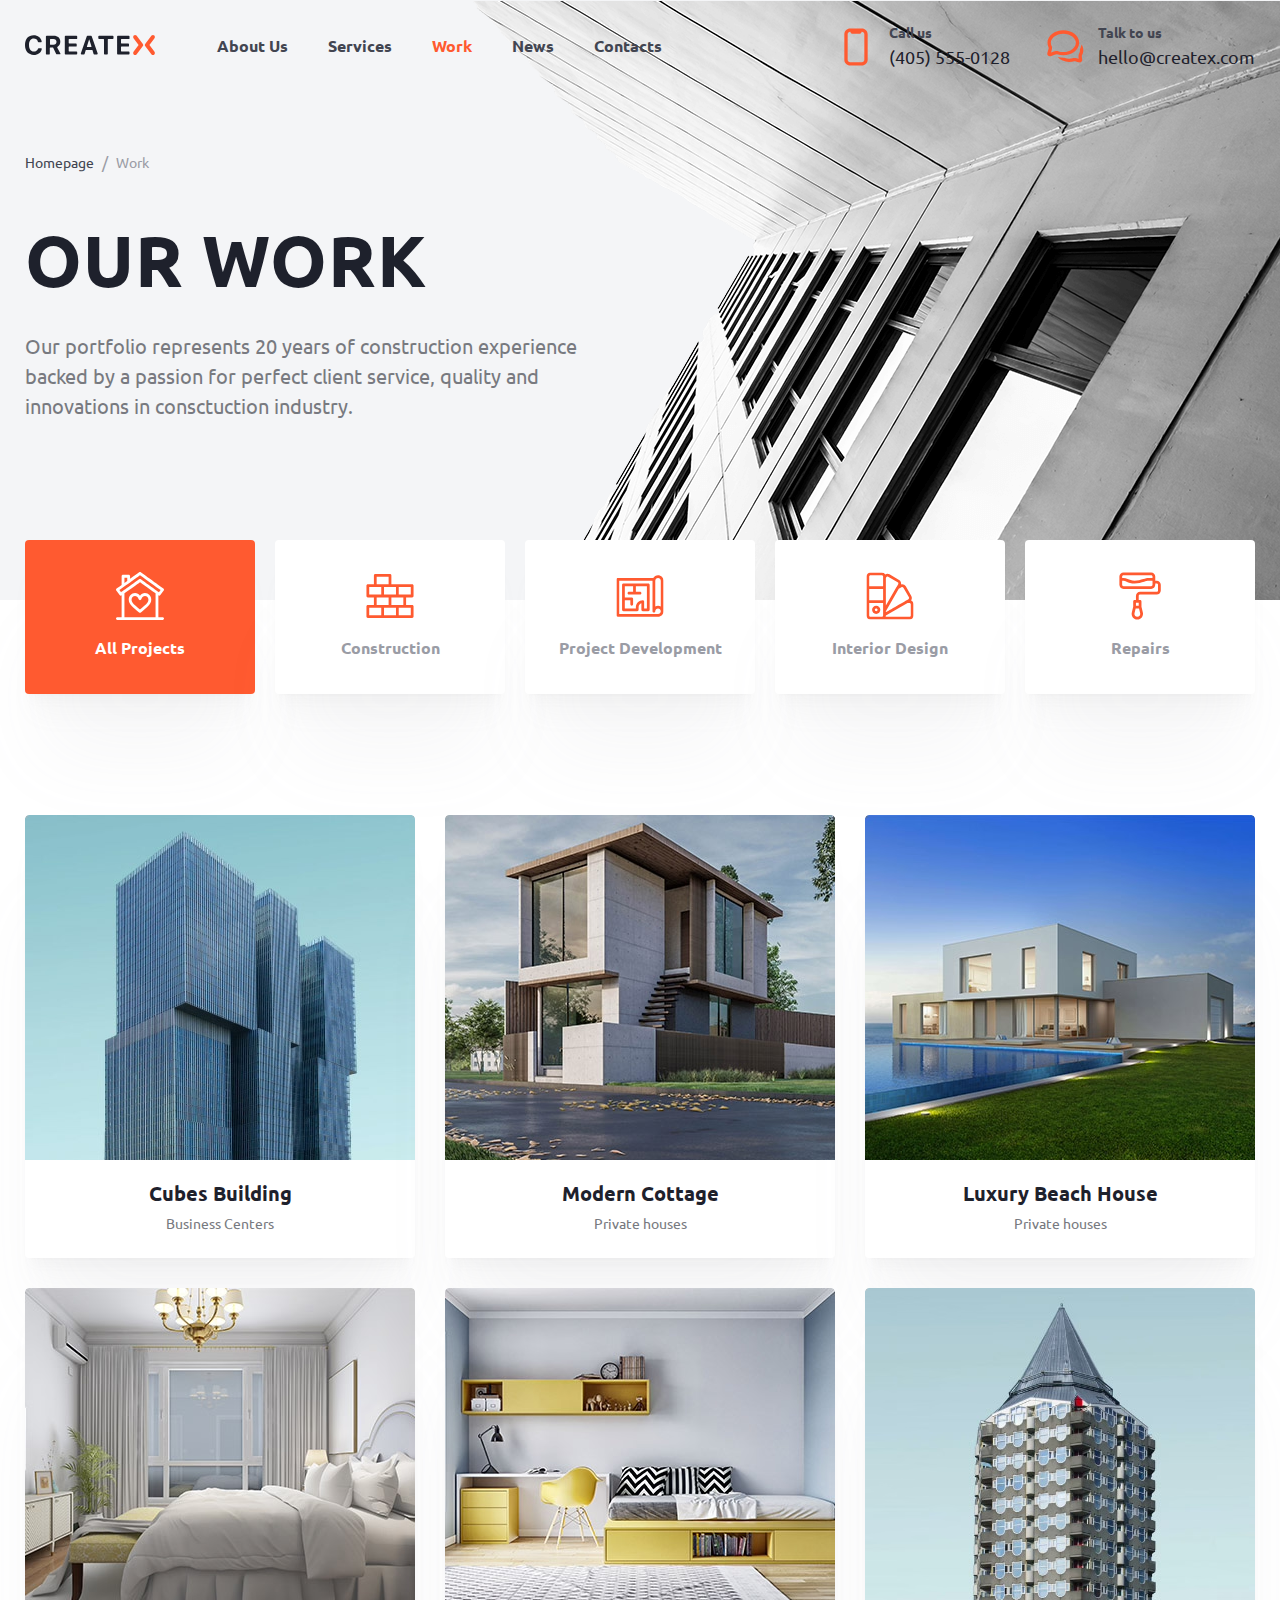
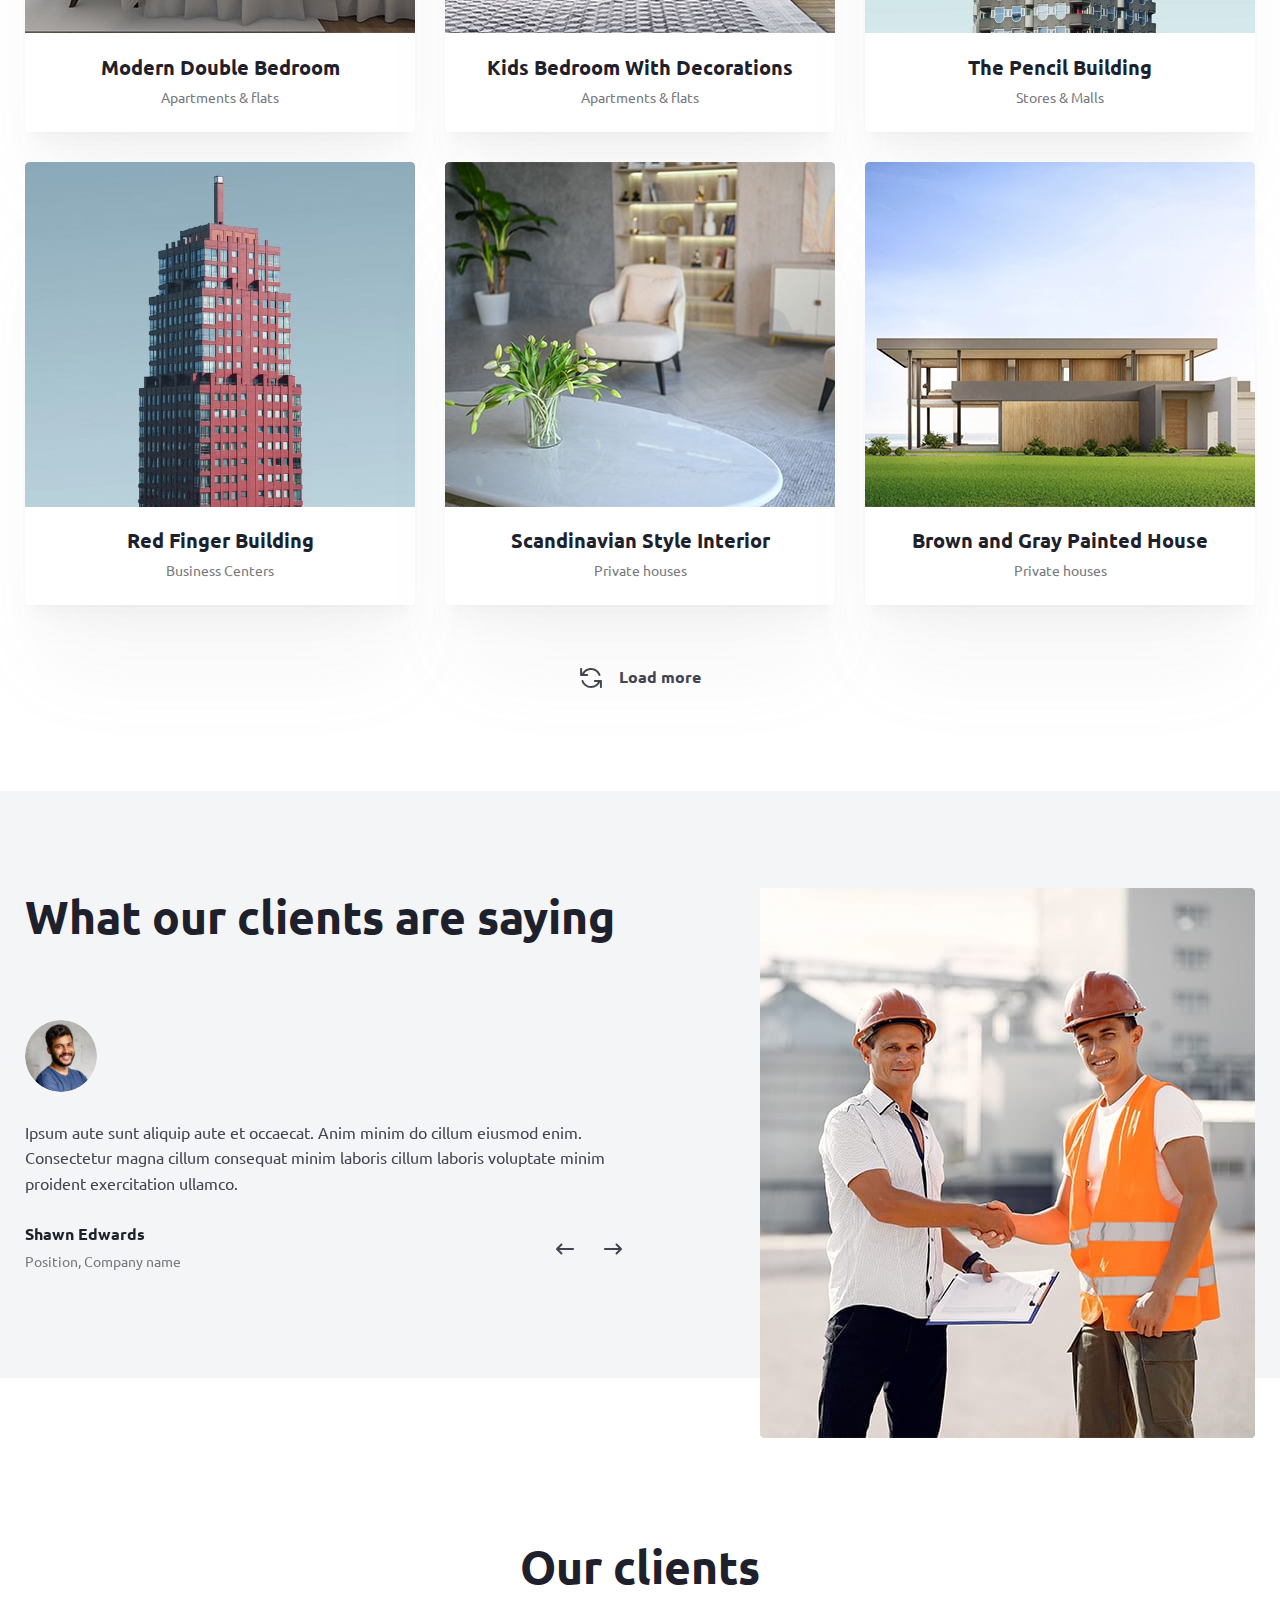
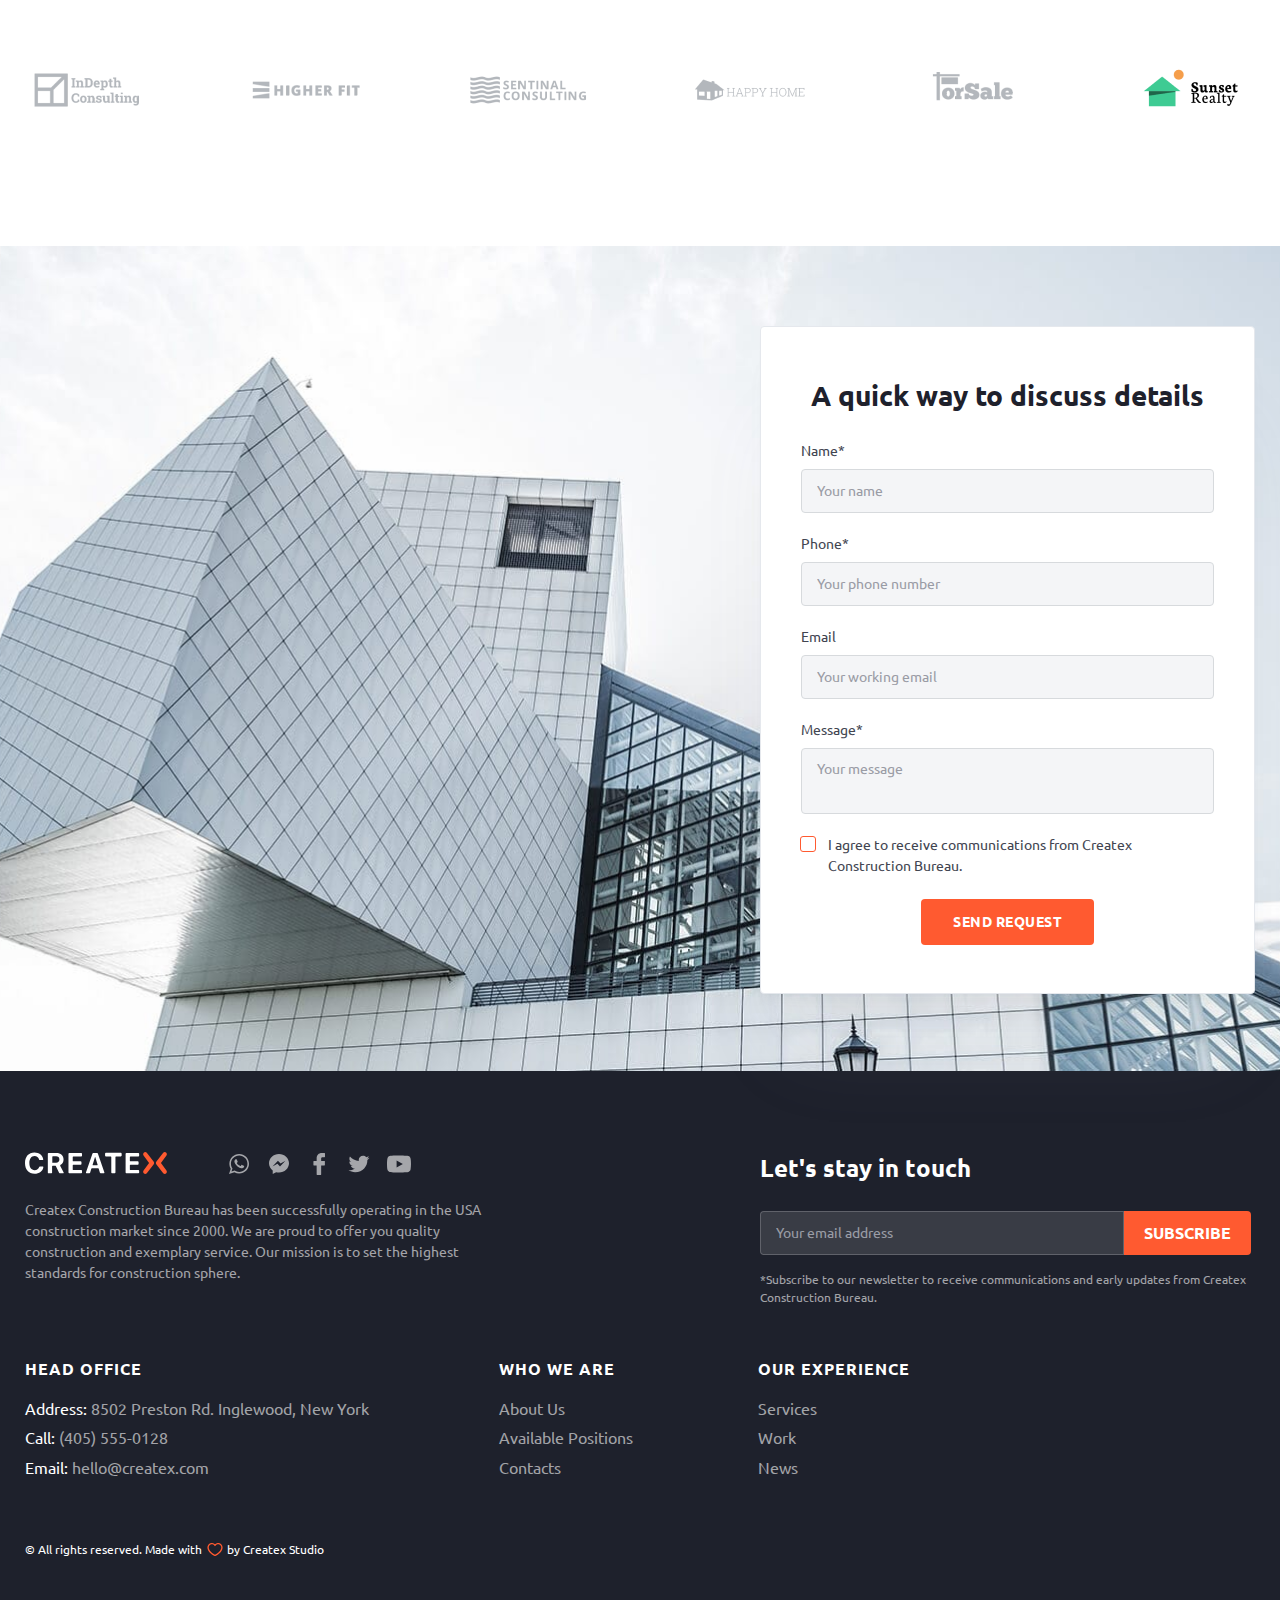
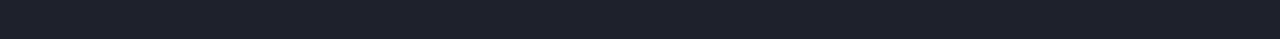
<file: work.html>
<!DOCTYPE html>
<html lang="ru" class="page">
  <head>
    <meta charset="UTF-8" />
    <meta name="viewport" content="width=device-width,initial-scale=1" />
    <link rel="shortcut icon" href="#" type="image/x-icon" />
    <link
      rel="preload"
      href="./fonts/UbuntuRegular.woff2"
      as="font"
      type="font/woff2"
      crossorigin
    />
    <link rel="preload" href="./fonts/UbuntuBold.woff2" as="font" type="font/woff2" crossorigin />
    <link rel="preload" href="./fonts/LatoBold.woff2" as="font" type="font/woff2" crossorigin />
    <link rel="preload" href="./fonts/LatoBlack.woff2" as="font" type="font/woff2" crossorigin />
    <meta http-equiv="X-UA-Compatible" content="ie=edge" />
    <meta name="theme-color" content="#111111" />
    <title>Createx Construction</title>
    <link rel="stylesheet" href="css/vendor.css" />
    <link rel="stylesheet" href="css/main.css" />
    <script defer="defer" src="js/main.js"></script>
  </head>
  <body class="page__body">
    <div class="site-container">
      <header id="page" class="header header--secondary">
        <div class="container header__container">
          <a href="index.html" class="logo"><img src="img/logo.svg" alt="logo" /></a>
          <nav class="nav header__nav" title="" data-menu>
            <ul class="nav__list list-reset" data-menu-items>
              <li class="nav__item"><a href="about.html" class="nav__link">About Us</a></li>
              <li class="nav__item"><a href="services.html" class="nav__link">Services</a></li>
              <li class="nav__item"><a class="nav__link nav__link--current">Work</a></li>
              <li class="nav__item"><a href="news.html" class="nav__link">News</a></li>
              <li class="nav__item"><a href="contacts.html" class="nav__link">Contacts</a></li>
            </ul>
            <div class="header-contacts header-contacts--nav">
              <a
                href="tel:4055550128"
                class="header-contacts__link contacts-link contacts-link--call"
                ><span class="contacts-link__caption">Call us</span>
                <span class="contacts-link__value">(405) 555-0128</span> </a
              ><a
                href="mailto:hello@creatext.com"
                class="header-contacts__link contacts-link contacts-link--chat"
                ><span class="contacts-link__caption">Talk to us</span>
                <span class="contacts-link__value">hello@createx.com</span></a
              >
            </div>
          </nav>
          <div class="header-contacts">
            <a href="tel:4055550128" class="header-contacts__link contacts-link contacts-link--call"
              ><span class="contacts-link__caption">Call us</span>
              <span class="contacts-link__value">(405) 555-0128</span> </a
            ><a
              href="mailto:hello@creatext.com"
              class="header-contacts__link contacts-link contacts-link--chat"
              ><span class="contacts-link__caption">Talk to us</span>
              <span class="contacts-link__value">hello@createx.com</span></a
            >
          </div>
          <button class="burger" aria-label="Открыть меню" aria-expanded="false" data-burger>
            <span class="burger__line"></span>
          </button>
        </div>
      </header>
      <main class="main">
        <section class="page-hero page-hero--work">
          <div class="container">
            <ul class="list-reset breadcrumbs page-hero__breadcrumbs">
              <li class="breadcrumbs__item"><a href="#" class="breadcrumbs__link">Homepage</a></li>
              <li class="breadcrumbs__item"><a class="breadcrumbs__link">Work</a></li>
            </ul>
            <h1 class="page-hero__title">Our work</h1>
            <p class="page-hero__descr">
              Our portfolio represents 20&nbsp;years of&nbsp;construction experience backed
              by&nbsp;a&nbsp;passion for perfect client service, quality and innovations
              in&nbsp;consctuction industry.
            </p>
          </div>
        </section>
        <section class="portfolio">
          <div class="container">
            <h2 class="visually-hidden">Portfolio</h2>
            <ul class="list-reset portfolio-tabs-nav">
              <li class="portfolio-tabs-nav__item">
                <button
                  class="btn-reset portfolio-tabs-nav__btn portfolio-tabs-nav__btn--active"
                  data-path="all"
                >
                  <svg class="portfolio-tabs-nav__icon">
                    <g clip-path="url(#clip0_45226_1337)">
                      <path d="M28.9219 21.0938C26.9645 21.0938 25.2653 21.9855 24 23.6748C22.7344 21.9855 21.0352 21.0938 19.0781 21.0938C15.423 21.0938 12.75 24.0978 12.75 27.7841C12.75 32.5499 17.369 35.5437 23.0848 40.4425C23.3481 40.6681 23.6741 40.7813 24 40.7809C24.3259 40.7809 24.6519 40.6681 24.9152 40.4425C30.6379 35.5375 35.25 32.5481 35.25 27.7841C35.25 24.1007 32.5796 21.0938 28.9219 21.0938ZM24 37.5286C18.85 33.178 15.5625 30.832 15.5625 27.7841C15.5625 25.5732 17.0739 23.9063 19.0781 23.9063C21.6844 23.9063 22.6069 26.9652 22.6472 27.1036C22.8193 27.7075 23.3712 28.125 24 28.125C24.6306 28.125 25.184 27.705 25.3539 27.0978C25.363 27.0659 26.2782 23.9063 28.9219 23.9063C30.9258 23.9063 32.4375 25.5732 32.4375 27.7841C32.4375 30.8346 29.1456 33.1816 24 37.5286Z"/>
                      <path d="M46.5934 45.188H42.3746V23.3447C42.3827 23.3505 42.3907 23.356 42.3988 23.3619C43.0203 23.8075 43.8842 23.6746 44.343 23.063L47.7188 18.5641C47.9451 18.262 48.0406 17.8819 47.9843 17.5087C47.9275 17.1355 47.7231 16.8008 47.417 16.58C47.1921 16.4178 24.9437 0.354281 24.8298 0.271883C24.3369 -0.0884687 23.6678 -0.0892012 23.1742 0.268953C23.1064 0.318026 18.8573 3.38578 14.0625 6.84794V4.21964C14.0625 3.44291 13.433 2.81339 12.6562 2.81339H7.03125C6.25452 2.81339 5.625 3.44291 5.625 4.21964V12.9399C2.74146 15.0218 0.651123 16.5309 0.583008 16.58C0.277222 16.8008 0.072876 17.1355 0.0161133 17.5087C-0.0406494 17.8819 0.0549317 18.2624 0.281616 18.5641L3.65698 23.063C4.11584 23.6746 4.97974 23.8075 5.6012 23.3619C5.60925 23.356 5.61694 23.3505 5.625 23.3447V45.1884H1.40625C0.629517 45.1884 0 45.8179 0 46.5947C0 47.371 0.629517 48.0009 1.40625 48.0009H46.5934C47.3701 48.0009 47.9996 47.371 47.9996 46.5947C47.9996 45.8179 47.3701 45.188 46.5934 45.188ZM8.4375 5.62589H11.25V8.87858C10.2975 9.56632 9.35083 10.2497 8.4375 10.9089V5.62589ZM5.08081 20.2743L3.39075 18.0218C17.5712 7.78361 22.3722 4.31705 24 3.14151C26.2672 4.77884 33.1714 9.76371 44.6093 18.0218L42.9196 20.2743C42.7793 20.174 24.98 7.4108 24.8225 7.29764C24.3311 6.94315 23.6678 6.94388 23.1771 7.29801C22.8582 7.52726 5.48254 19.9861 5.08081 20.2743ZM8.4375 21.3279C18.7676 13.9209 22.5864 11.1828 24 10.1687C25.9102 11.5387 31.1199 15.2745 39.5625 21.3279V45.1884H8.4375V21.3279Z" />
                      </g>
                      <defs>
                      <clipPath id="clip0_45226_1337">
                      <rect width="48" height="48" fill="white"/>
                      </clipPath>
                      </defs>
                  </svg>
                  <span class="portfolio-tabs-nav__text">All Projects</span>
                </button>
              </li>
              <li class="portfolio-tabs-nav__item">
                <button class="btn-reset portfolio-tabs-nav__btn" data-path="constr">
                  <svg width="53" height="50" viewBox="0 0 53 50" class="portfolio-tabs-nav__icon">
                    <path d="M50.9766 26.5234C51.8179 26.5234 52.5 25.8413 52.5 25V13.625C52.5 12.7837 51.8179 12.1016 50.9766 12.1016C49.9146 12.1016 29.168 12.1016 28.0234 12.1016V2.25C28.0234 1.40866 27.3413 0.726562 26.5 0.726562H10.25C9.40866 0.726562 8.72656 1.40866 8.72656 2.25V12.1016H2.02344C1.18209 12.1016 0.5 12.7837 0.5 13.625V25C0.5 25.8413 1.18209 26.5234 2.02344 26.5234H8.72656V34.8516H2.02344C1.18209 34.8516 0.5 35.5337 0.5 36.375V47.75C0.5 48.5913 1.18209 49.2734 2.02344 49.2734H50.9766C51.8179 49.2734 52.5 48.5913 52.5 47.75V36.375C52.5 35.5337 51.8179 34.8516 50.9766 34.8516H44.2734V26.5234H50.9766ZM49.4531 23.4766C47.8232 23.4766 37.7597 23.4766 36.1484 23.4766V15.1484H49.4531V23.4766ZM33.1016 23.4766C31.5059 23.4766 21.5046 23.4766 19.8984 23.4766V15.1484H33.1016V23.4766ZM11.7734 3.77344H24.9766V12.1016C23.3809 12.1016 13.3796 12.1016 11.7734 12.1016V3.77344ZM3.54688 23.4766V15.1484H16.8516V23.4766C15.2396 23.4766 5.17645 23.4766 3.54688 23.4766ZM11.7734 26.5234H24.9766V34.8516C23.3809 34.8516 13.3796 34.8516 11.7734 34.8516V26.5234ZM3.54688 37.8984H16.8516V46.2266H3.54688V37.8984ZM19.8984 37.8984H33.1016V46.2266H19.8984V37.8984ZM49.4531 37.8984V46.2266H36.1484V37.8984H49.4531ZM41.2266 34.8516C39.6309 34.8516 29.6296 34.8516 28.0234 34.8516V26.5234H41.2266V34.8516Z"/>
                  </svg>
                  <span class="portfolio-tabs-nav__text">Construction</span>
                </button>
              </li>
              <li class="portfolio-tabs-nav__item">
                <button class="btn-reset portfolio-tabs-nav__btn" data-path="dev">
                  <svg width="53" height="52" viewBox="0 0 53 52" class="portfolio-tabs-nav__icon">
                    <g clip-path="url(#clip0_45114_419)">
                      <path d="M46.4062 3.14844C44.1552 3.14844 42.1854 4.37521 41.1303 6.19531H2.02344C1.18209 6.19531 0.5 6.87741 0.5 7.71875V47.3281C0.5 48.1695 1.18209 48.8516 2.02344 48.8516H46.4062C49.7663 48.8516 52.5 46.1179 52.5 42.7578V9.24219C52.5 5.88209 49.7663 3.14844 46.4062 3.14844ZM46.4062 45.8047C45.8103 45.8047 4.1011 45.8047 3.54688 45.8047V9.24219H40.3125V42.7578C40.3125 43.5992 40.9946 44.2812 41.8359 44.2812C42.6773 44.2812 43.3594 43.5992 43.3594 42.7578C43.3594 41.0778 44.7262 39.7109 46.4062 39.7109C48.0863 39.7109 49.4531 41.0778 49.4531 42.7578C49.4531 44.4379 48.0863 45.8047 46.4062 45.8047ZM49.4531 37.4818C48.5563 36.9619 47.5153 36.6641 46.4062 36.6641C45.2972 36.6641 44.2562 36.9619 43.3594 37.4818V9.24219C43.3594 7.56214 44.7262 6.19531 46.4062 6.19531C48.0863 6.19531 49.4531 7.56214 49.4531 9.24219V37.4818Z"/>
                      <path d="M35.6406 12.2891H8.21875C7.37741 12.2891 6.69531 12.9712 6.69531 13.8125V41.2344C6.69531 42.0757 7.37741 42.7578 8.21875 42.7578H23.4531C23.8572 42.7578 24.2446 42.5972 24.5303 42.3115C24.8161 42.0259 24.9766 41.6384 24.9766 41.2344V38.1875C24.9766 36.2013 26.2501 34.507 28.0234 33.8782V41.2344C28.0234 42.0757 28.7055 42.7578 29.5469 42.7578H35.6406C36.482 42.7578 37.1641 42.0757 37.1641 41.2344V13.8125C37.1641 12.9712 36.482 12.2891 35.6406 12.2891ZM34.1172 39.7109H31.0703V32.0938C31.0703 31.2524 30.3882 30.5703 29.5469 30.5703C25.3468 30.5703 21.9297 33.9874 21.9297 38.1875V39.7109H9.74219V30.5703H15.8359V35.1406C15.8359 35.982 16.518 36.6641 17.3594 36.6641C18.2007 36.6641 18.8828 35.982 18.8828 35.1406V29.0469C18.8828 28.2055 18.2007 27.5234 17.3594 27.5234H9.74219V15.3359H18.8828V21.4297H14.3125C13.4712 21.4297 12.7891 22.1118 12.7891 22.9531C12.7891 23.7945 13.4712 24.4766 14.3125 24.4766H20.4062H26.5C27.3413 24.4766 28.0234 23.7945 28.0234 22.9531C28.0234 22.1118 27.3413 21.4297 26.5 21.4297H21.9297V15.3359H34.1172V39.7109Z" />
                      </g>
                      <defs>
                      <clipPath id="clip0_45114_419">
                      <rect width="52" height="52" fill="white" transform="translate(0.5)"/>
                      </clipPath>
                      </defs>
                  </svg>
                  <span class="portfolio-tabs-nav__text">Project Development</span>
                </button>
              </li>
              <li class="portfolio-tabs-nav__item">
                <button class="btn-reset portfolio-tabs-nav__btn" data-path="design">
                  <svg width="53" height="52" viewBox="0 0 53 52" class="portfolio-tabs-nav__icon">
                    <g clip-path="url(#clip0_45114_399)">
                      <path d="M11.2656 36.6641C8.74555 36.6641 6.69531 38.7143 6.69531 41.2344C6.69531 43.7544 8.74555 45.8047 11.2656 45.8047C13.7857 45.8047 15.8359 43.7544 15.8359 41.2344C15.8359 38.7143 13.7857 36.6641 11.2656 36.6641ZM11.2656 42.7578C10.4256 42.7578 9.74219 42.0744 9.74219 41.2344C9.74219 40.3944 10.4256 39.7109 11.2656 39.7109C12.1056 39.7109 12.7891 40.3944 12.7891 41.2344C12.7891 42.0744 12.1056 42.7578 11.2656 42.7578Z"/>
                      <path d="M49.7504 30.9497C50.7897 29.5433 50.9811 27.582 50.0361 25.9454L43.9455 15.2945C42.8919 13.4696 40.6701 12.6369 38.6882 13.1667C39.1102 11.2698 38.2823 9.23477 36.5124 8.21295L25.9584 2.11961C24.4511 1.24922 22.6489 1.33839 21.2628 2.19568C20.4596 0.880141 19.0104 0 17.3594 0H5.07031C2.55024 0 0.5 2.05024 0.5 4.57031C0.5 5.62707 0.5 46.2132 0.5 47.4297C0.5 49.9498 2.55024 52 5.07031 52C6.25382 52 42.1374 52 47.9297 52C50.4498 52 52.5 49.9498 52.5 47.4297V35.1406C52.5 33.2675 51.3669 31.6547 49.7504 30.9497ZM18.8828 47.4297C18.8828 48.2697 18.1994 48.9531 17.3594 48.9531H5.07031C4.23029 48.9531 3.54688 48.2697 3.54688 47.4297C3.54688 46.7337 3.54688 34.2857 3.54688 33.6172H18.8828V47.4297ZM18.8828 30.5703H3.54688V18.2812H18.8828V30.5703ZM18.8828 15.2344H3.54688V4.57031C3.54688 3.73029 4.23029 3.04688 5.07031 3.04688H17.3594C18.1994 3.04688 18.8828 3.73029 18.8828 4.57031V15.2344ZM21.9297 6.04988L22.3533 5.31609C22.7736 4.58839 23.7073 4.33814 24.4349 4.75831L34.989 10.8516C35.7167 11.2718 35.9668 12.2056 35.5456 12.9353L33.7853 15.9951C33.7412 16.0602 33.7016 16.1278 33.6683 16.1984L21.9297 36.6026V6.04988ZM21.9297 42.7126L36.171 17.9581L39.1156 16.258C39.8621 15.8271 40.8859 16.0888 41.3037 16.8125L47.3944 27.4633C47.8156 28.1929 47.57 29.1283 46.8328 29.5539C45.7449 30.1837 23.0011 43.3507 21.9297 43.971V42.7126ZM49.4531 47.4297C49.4531 48.2697 48.7697 48.9531 47.9297 48.9531H21.6677C21.8301 48.4951 21.9212 48.0039 21.9282 47.4926L45.8954 33.6172H47.9297C48.7697 33.6172 49.4531 34.3006 49.4531 35.1406V47.4297Z"/>
                      </g>
                      <defs>
                      <clipPath id="clip0_45114_399">
                      <rect width="52" height="52" fill="white" transform="translate(0.5)"/>
                      </clipPath>
                      </defs>
                  </svg>
                  <span class="portfolio-tabs-nav__text">Interior Design</span>
                </button>
              </li>
              <li class="portfolio-tabs-nav__item">
                <button class="btn-reset portfolio-tabs-nav__btn" data-path="repair">
                  <svg width="53" height="52" viewBox="0 0 53 52" class="portfolio-tabs-nav__icon">
                    <path d="M43.3594 4.57031C43.3594 2.05029 41.3091 0 38.7891 0H8.32031C5.80029 0 3.75 2.05029 3.75 4.57031V13.7109C3.75 16.231 5.80029 18.2813 8.32031 18.2813H38.7891C41.3091 18.2813 43.3594 16.231 43.3594 13.7109V12.1875H44.8828C45.7227 12.1875 46.4063 12.8711 46.4063 13.7109V19.8047C46.4063 20.6446 45.7227 21.3281 44.8828 21.3281H26.6016C24.0815 21.3281 22.0313 23.3784 22.0313 25.8984V30.4688H20.5078C19.6664 30.4688 18.9844 31.1507 18.9844 31.9922V38.003L17.4609 44.1952C16.4703 48.1573 19.464 52 23.5547 52C27.6473 52 30.6379 48.1533 29.65 44.2007L28.125 38.003V31.9922C28.125 31.1507 27.443 30.4688 26.6016 30.4688H25.0781V25.8984C25.0781 25.0586 25.7617 24.375 26.6016 24.375H44.8828C47.4028 24.375 49.4531 22.3247 49.4531 19.8047V13.7109C49.4531 11.1909 47.4028 9.14063 44.8828 9.14063H43.3594V4.57031ZM25.0781 33.5156V36.6641H22.0313V33.5156H25.0781ZM23.5547 48.9531C21.456 48.9531 19.9044 46.9834 20.4182 44.9287L21.702 39.7109H25.4074L26.6924 44.9343C27.2026 46.9746 25.6609 48.9531 23.5547 48.9531ZM8.32031 3.04688H38.7891C39.6289 3.04688 40.3125 3.73044 40.3125 4.57031V6.09375H35.7422C34.2616 6.09375 32.3684 6.64838 30.1761 7.29028C27.2149 8.15753 23.859 9.14063 20.5078 9.14063C17.2412 9.14063 14.9381 8.18649 12.9061 7.34503C11.3525 6.70154 9.88541 6.09375 8.32031 6.09375H6.79688V4.57031C6.79688 3.73044 7.48044 3.04688 8.32031 3.04688ZM40.3125 13.7109C40.3125 14.5508 39.6289 15.2344 38.7891 15.2344H8.32031C7.48044 15.2344 6.79688 14.5508 6.79688 13.7109V9.14063H8.32031C9.27921 9.14063 10.3654 9.59052 11.7401 10.1598C13.9209 11.0632 16.6349 12.1875 20.5078 12.1875C24.2962 12.1875 28.031 11.0933 31.0326 10.2146C32.9179 9.66232 34.6988 9.14063 35.7422 9.14063H40.3125V13.7109Z"/>
                  </svg>
                  <span class="portfolio-tabs-nav__text">Repairs</span>
                </button>
              </li>
            </ul>
            <ul class="list-reset portfolio-tabs">
              <li class="portfolio-tabs__item portfolio-tabs__item--visible">
                <a href="work-1.html" class="portfolio-item" data-target="repair"
                  ><picture
                    ><source srcset="img/portfolio-3.avif" type="image/avif" />
                    <source srcset="img/portfolio-3.webp" type="image/webp" />
                    <img
                      loading="lazy"
                      src="img/portfolio-3.jpg"
                      class="portfolio-item__image"
                      width="390"
                      height="345"
                      alt=""
                  /></picture>
                  <div class="portfolio-item__content">
                    <h3 class="portfolio-item__title">Cubes Building</h3>
                    <span class="portfolio-item__descr">Business Centers</span>
                    <div class="portfolio-item__btn">View project</div>
                  </div></a
                >
              </li>
              <li class="portfolio-tabs__item portfolio-tabs__item--visible">
                <a href="work-1.html" class="portfolio-item" data-target="design"
                  ><picture
                    ><source srcset="img/portfolio-4.avif" type="image/avif" />
                    <source srcset="img/portfolio-4.webp" type="image/webp" />
                    <img
                      loading="lazy"
                      src="img/portfolio-4.jpg"
                      class="portfolio-item__image"
                      width="390"
                      height="345"
                      alt=""
                  /></picture>
                  <div class="portfolio-item__content">
                    <h3 class="portfolio-item__title">Modern Cottage</h3>
                    <span class="portfolio-item__descr">Private houses</span>
                    <div class="portfolio-item__btn">View project</div>
                  </div></a
                >
              </li>
              <li class="portfolio-tabs__item portfolio-tabs__item--visible">
                <a href="work-1.html" class="portfolio-item" data-target="dev"
                  ><picture
                    ><source srcset="img/portfolio-5.avif" type="image/avif" />
                    <source srcset="img/portfolio-5.webp" type="image/webp" />
                    <img
                      loading="lazy"
                      src="img/portfolio-5.jpg"
                      class="portfolio-item__image"
                      width="390"
                      height="345"
                      alt=""
                  /></picture>
                  <div class="portfolio-item__content">
                    <h3 class="portfolio-item__title">Luxury Beach House</h3>
                    <span class="portfolio-item__descr">Private houses</span>
                    <div class="portfolio-item__btn">View project</div>
                  </div></a
                >
              </li>
              <li class="portfolio-tabs__item portfolio-tabs__item--visible">
                <a href="work-1.html" class="portfolio-item" data-target="dev"
                  ><picture
                    ><source srcset="img/portfolio-6.avif" type="image/avif" />
                    <source srcset="img/portfolio-6.webp" type="image/webp" />
                    <img
                      loading="lazy"
                      src="img/portfolio-6.jpg"
                      class="portfolio-item__image"
                      width="390"
                      height="345"
                      alt=""
                  /></picture>
                  <div class="portfolio-item__content">
                    <h3 class="portfolio-item__title">Modern Double Bedroom</h3>
                    <span class="portfolio-item__descr">Apartments & flats</span>
                    <div class="portfolio-item__btn">View project</div>
                  </div></a
                >
              </li>
              <li class="portfolio-tabs__item portfolio-tabs__item--visible">
                <a href="work-1.html" class="portfolio-item" data-target="repair"
                  ><picture
                    ><source srcset="img/related-img-1.avif" type="image/avif" />
                    <source srcset="img/related-img-1.webp" type="image/webp" />
                    <img
                      loading="lazy"
                      src="img/related-img-1.jpg"
                      class="portfolio-item__image"
                      width="390"
                      height="345"
                      alt=""
                  /></picture>
                  <div class="portfolio-item__content">
                    <h3 class="portfolio-item__title">Kids Bedroom With Decorations</h3>
                    <span class="portfolio-item__descr">Apartments & flats</span>
                    <div class="portfolio-item__btn">View project</div>
                  </div></a
                >
              </li>
              <li class="portfolio-tabs__item portfolio-tabs__item--visible">
                <a href="work-1.html" class="portfolio-item" data-target="constr"
                  ><picture
                    ><source srcset="img/portfolio-2.avif" type="image/avif" />
                    <source srcset="img/portfolio-2.webp" type="image/webp" />
                    <img
                      loading="lazy"
                      src="img/portfolio-2.jpg"
                      class="portfolio-item__image"
                      width="390"
                      height="345"
                      alt=""
                  /></picture>
                  <div class="portfolio-item__content">
                    <h3 class="portfolio-item__title">The Pencil Building</h3>
                    <span class="portfolio-item__descr">Stores & Malls</span>
                    <div class="portfolio-item__btn">View project</div>
                  </div></a
                >
              </li>
              <li class="portfolio-tabs__item portfolio-tabs__item--visible">
                <a href="work-1.html" class="portfolio-item" data-target="constr"
                  ><picture
                    ><source srcset="img/portfolio-1.avif" type="image/avif" />
                    <source srcset="img/portfolio-1.webp" type="image/webp" />
                    <img
                      loading="lazy"
                      src="img/portfolio-1.jpg"
                      class="portfolio-item__image"
                      width="390"
                      height="345"
                      alt=""
                  /></picture>
                  <div class="portfolio-item__content">
                    <h3 class="portfolio-item__title">Red Finger Building</h3>
                    <span class="portfolio-item__descr">Business Centers</span>
                    <div class="portfolio-item__btn">View project</div>
                  </div></a
                >
              </li>
              <li class="portfolio-tabs__item portfolio-tabs__item--visible">
                <a href="work-1.html" class="portfolio-item" data-target="constr"
                  ><picture
                    ><source srcset="img/portfolio-7.avif" type="image/avif" />
                    <source srcset="img/portfolio-7.webp" type="image/webp" />
                    <img
                      loading="lazy"
                      src="img/portfolio-7.jpg"
                      class="portfolio-item__image"
                      width="390"
                      height="345"
                      alt=""
                  /></picture>
                  <div class="portfolio-item__content">
                    <h3 class="portfolio-item__title">Scandinavian Style Interior</h3>
                    <span class="portfolio-item__descr">Private houses</span>
                    <div class="portfolio-item__btn">View project</div>
                  </div></a
                >
              </li>
              <li class="portfolio-tabs__item portfolio-tabs__item--visible">
                <a href="work-1.html" class="portfolio-item" data-target="constr"
                  ><picture
                    ><source srcset="img/portfolio-8.avif" type="image/avif" />
                    <source srcset="img/portfolio-8.webp" type="image/webp" />
                    <img
                      loading="lazy"
                      src="img/portfolio-8.jpg"
                      class="portfolio-item__image"
                      width="390"
                      height="345"
                      alt=""
                  /></picture>
                  <div class="portfolio-item__content">
                    <h3 class="portfolio-item__title">Brown and Gray Painted House</h3>
                    <span class="portfolio-item__descr">Private houses</span>
                    <div class="portfolio-item__btn">View project</div>
                  </div></a
                >
              </li>
              <li class="portfolio-tabs__item portfolio-tabs__item--visible">
                <a href="work-1.html" class="portfolio-item" data-target="constr"
                  ><picture
                    ><source srcset="img/portfolio-1.avif" type="image/avif" />
                    <source srcset="img/portfolio-1.webp" type="image/webp" />
                    <img
                      loading="lazy"
                      src="img/portfolio-1.jpg"
                      class="portfolio-item__image"
                      width="390"
                      height="345"
                      alt=""
                  /></picture>
                  <div class="portfolio-item__content">
                    <h3 class="portfolio-item__title">Red Finger Building</h3>
                    <span class="portfolio-item__descr">Business Centers</span>
                    <div class="portfolio-item__btn">View project</div>
                  </div></a
                >
              </li>
              <li class="portfolio-tabs__item portfolio-tabs__item--visible">
                <a href="work-1.html" class="portfolio-item" data-target="constr"
                  ><picture
                    ><source srcset="img/portfolio-1.avif" type="image/avif" />
                    <source srcset="img/portfolio-1.webp" type="image/webp" />
                    <img
                      loading="lazy"
                      src="img/portfolio-1.jpg"
                      class="portfolio-item__image"
                      width="390"
                      height="345"
                      alt=""
                  /></picture>
                  <div class="portfolio-item__content">
                    <h3 class="portfolio-item__title">Red Finger Building</h3>
                    <span class="portfolio-item__descr">Business Centers</span>
                    <div class="portfolio-item__btn">View project</div>
                  </div></a
                >
              </li>
              <li class="portfolio-tabs__item portfolio-tabs__item--visible">
                <a href="work-1.html" class="portfolio-item" data-target="constr"
                  ><picture
                    ><source srcset="img/portfolio-1.avif" type="image/avif" />
                    <source srcset="img/portfolio-1.webp" type="image/webp" />
                    <img
                      loading="lazy"
                      src="img/portfolio-1.jpg"
                      class="portfolio-item__image"
                      width="390"
                      height="345"
                      alt=""
                  /></picture>
                  <div class="portfolio-item__content">
                    <h3 class="portfolio-item__title">Red Finger Building</h3>
                    <span class="portfolio-item__descr">Business Centers</span>
                    <div class="portfolio-item__btn">View project</div>
                  </div></a
                >
              </li>
              <li class="portfolio-tabs__item portfolio-tabs__item--visible">
                <a href="work-1.html" class="portfolio-item" data-target="constr"
                  ><picture
                    ><source srcset="img/portfolio-1.avif" type="image/avif" />
                    <source srcset="img/portfolio-1.webp" type="image/webp" />
                    <img
                      loading="lazy"
                      src="img/portfolio-1.jpg"
                      class="portfolio-item__image"
                      width="390"
                      height="345"
                      alt=""
                  /></picture>
                  <div class="portfolio-item__content">
                    <h3 class="portfolio-item__title">Red Finger Building</h3>
                    <span class="portfolio-item__descr">Business Centers</span>
                    <div class="portfolio-item__btn">View project</div>
                  </div></a
                >
              </li>
              <li class="portfolio-tabs__item portfolio-tabs__item--visible">
                <a href="work-1.html" class="portfolio-item" data-target="constr"
                  ><picture
                    ><source srcset="img/portfolio-1.avif" type="image/avif" />
                    <source srcset="img/portfolio-1.webp" type="image/webp" />
                    <img
                      loading="lazy"
                      src="img/portfolio-1.jpg"
                      class="portfolio-item__image"
                      width="390"
                      height="345"
                      alt=""
                  /></picture>
                  <div class="portfolio-item__content">
                    <h3 class="portfolio-item__title">Red Finger Building</h3>
                    <span class="portfolio-item__descr">Business Centers</span>
                    <div class="portfolio-item__btn">View project</div>
                  </div></a
                >
              </li>
              <li class="portfolio-tabs__item portfolio-tabs__item--visible">
                <a href="work-1.html" class="portfolio-item" data-target="constr"
                  ><picture
                    ><source srcset="img/portfolio-1.avif" type="image/avif" />
                    <source srcset="img/portfolio-1.webp" type="image/webp" />
                    <img
                      loading="lazy"
                      src="img/portfolio-1.jpg"
                      class="portfolio-item__image"
                      width="390"
                      height="345"
                      alt=""
                  /></picture>
                  <div class="portfolio-item__content">
                    <h3 class="portfolio-item__title">Red Finger Building</h3>
                    <span class="portfolio-item__descr">Business Centers</span>
                    <div class="portfolio-item__btn">View project</div>
                  </div></a
                >
              </li>
            </ul>
            <div class="centered">
              <button class="btn-reset portfolio-more">
                <svg class=""><path fill-rule="evenodd" clip-rule="evenodd" d="M2.09961 2C2.65189 2 3.09961 2.44772 3.09961 3V7.43632C4.75764 4.20928 8.11959 2 11.9996 2C16.3552 2 20.058 4.78413 21.4303 8.66675C21.6144 9.18747 21.3414 9.75879 20.8207 9.94284C20.3 10.1269 19.7287 9.85396 19.5446 9.33325C18.4459 6.22472 15.4813 4 11.9996 4C9.03957 4 6.45326 5.60799 5.06955 8H8.09957C8.65186 8 9.09957 8.44772 9.09957 9C9.09957 9.55228 8.65186 10 8.09957 10H2.09961C1.54732 10 1.09961 9.55228 1.09961 9V3C1.09961 2.44772 1.54732 2 2.09961 2Z"/>
                  <path fill-rule="evenodd" clip-rule="evenodd" d="M3.17664 14.0572C3.69736 13.8731 4.26868 14.146 4.45273 14.6668C5.55144 17.7753 8.51608 20 11.9978 20C14.9578 20 17.5441 18.392 18.9278 16H15.8978C15.3455 16 14.8978 15.5523 14.8978 15C14.8978 14.4477 15.3455 14 15.8978 14H21.8977C22.45 14 22.8977 14.4477 22.8977 15V21C22.8977 21.5523 22.45 22 21.8977 22C21.3455 22 20.8977 21.5523 20.8977 21V16.5637C19.2397 19.7907 15.8778 22 11.9978 22C7.64215 22 3.93936 19.2159 2.56705 15.3332C2.383 14.8125 2.65593 14.2412 3.17664 14.0572Z"/></svg> Load more
              </button>
            </div>
          </div>
        </section>
        <section class="testimonials">
          <div class="container testimonials__container">
            <div class="testimonials__content">
              <h2 class="title testimonials__title">What our clients are saying</h2>
              <div class="swiper testimonials__items">
                <div class="swiper-wrapper">
                  <div class="swiper-slide">
                    <div class="testimonials-item">
                      <div class="testimonials-item__img">
                        <img
                          src="img/testimonials-author.png"
                          alt=""
                          class="testimonials-item__image"
                        />
                      </div>
                      <p class="testimonials-item__descr">
                        Ipsum aute sunt aliquip aute et&nbsp;occaecat. Anim minim do&nbsp;cillum
                        eiusmod enim. Consectetur magna cillum consequat minim laboris cillum
                        laboris voluptate minim proident exercitation ullamco.
                      </p>
                      <span class="testimonials-item__author">Shawn Edwards</span>
                      <span class="testimonials-item__author-position">Position, Company name</span>
                    </div>
                  </div>
                  <div class="swiper-slide">
                    <div class="testimonials-item">
                      <div class="testimonials-item__img">
                        <img
                          src="img/testimonials-author.png"
                          alt=""
                          class="testimonials-item__image"
                        />
                      </div>
                      <p class="testimonials-item__descr">
                        Ipsum aute sunt aliquip aute et&nbsp;occaecat. Anim minim do&nbsp;cillum
                        eiusmod enim. Consectetur magna cillum consequat minim laboris cillum
                        laboris voluptate minim proident exercitation ullamco.
                      </p>
                      <span class="testimonials-item__author">Shawn Edwards</span>
                      <span class="testimonials-item__author-position">Position, Company name</span>
                    </div>
                  </div>
                </div>
                <div class="slider-nav testimonials__slider-nav">
                  <button class="btn-reset slider-nav__btn testimonials__prev slider-btn">
                    <svg class=""><path fill-rule="evenodd" clip-rule="evenodd" d="M9.20711 17.2071C8.81658 17.5976 8.18342 17.5976 7.79289 17.2071L3.29289 12.7071C2.90237 12.3166 2.90237 11.6834 3.29289 11.2929L7.79289 6.79289C8.18342 6.40237 8.81658 6.40237 9.20711 6.79289C9.59763 7.18342 9.59763 7.81658 9.20711 8.20711L6.41421 11L20 11C20.5523 11 21 11.4477 21 12C21 12.5523 20.5523 13 20 13L6.41421 13L9.20711 15.7929C9.59763 16.1834 9.59763 16.8166 9.20711 17.2071Z"/></svg>
                  </button>
                  <button class="btn-reset slider-nav__btn testimonials__next slider-btn">
                    <svg class=""><path fill-rule="evenodd" clip-rule="evenodd" d="M14.7929 6.79289C15.1834 6.40237 15.8166 6.40237 16.2071 6.79289L20.7071 11.2929C21.0976 11.6834 21.0976 12.3166 20.7071 12.7071L16.2071 17.2071C15.8166 17.5976 15.1834 17.5976 14.7929 17.2071C14.4024 16.8166 14.4024 16.1834 14.7929 15.7929L17.5858 13H4C3.44772 13 3 12.5523 3 12C3 11.4477 3.44772 11 4 11H17.5858L14.7929 8.20711C14.4024 7.81658 14.4024 7.18342 14.7929 6.79289Z" /></svg>
                  </button>
                </div>
              </div>
            </div>
            <img
              src="img/testimonials-image.jpg"
              alt=""
              aria-hidden="true"
              class="testimonials__image"
            />
          </div>
        </section>
        <section class="clients">
          <div class="container">
            <h2 class="clients__title title title--center">Our clients</h2>
            <ul class="list-reset clients__list">
              <li class="clients__item">
                <a href="#" class="clients__link"
                  ><img src="img/partners/partners-1.png" alt="clients" class="clients__logo"
                /></a>
              </li>
              <li class="clients__item">
                <a href="#" class="clients__link"
                  ><img src="img/partners/partners-2.png" alt="clients" class="clients__logo"
                /></a>
              </li>
              <li class="clients__item">
                <a href="#" class="clients__link"
                  ><img src="img/partners/partners-3.png" alt="clients" class="clients__logo"
                /></a>
              </li>
              <li class="clients__item">
                <a href="#" class="clients__link"
                  ><img src="img/partners/partners-4.png" alt="clients" class="clients__logo"
                /></a>
              </li>
              <li class="clients__item">
                <a href="#" class="clients__link"
                  ><img src="img/partners/partners-5.png" alt="clients" class="clients__logo"
                /></a>
              </li>
              <li class="clients__item">
                <a href="#" class="clients__link"
                  ><img src="img/partners/partners-6.png" alt="clients" class="clients__logo"
                /></a>
              </li>
            </ul>
          </div>
        </section>
        <section class="contacts-section">
          <h2 class="visually-hidden">Contacts</h2>
          <div class="container contacts-section__container">
            <form class="contacts-section__form contacts-form">
              <h3 class="contacts-form__title">A quick way to discuss details</h3>
              <label class="form-field form-field--grey contacts-form__field"
                ><span class="form-field__caption">Name*</span>
                <input type="text" name="name" placeholder="Your name" class="form-field__input"
              /></label>
              <label class="form-field form-field--grey contacts-form__field"
                ><span class="form-field__caption">Phone*</span>
                <input
                  type="tel"
                  name="phone"
                  placeholder="Your phone number"
                  class="form-field__input"
              /></label>
              <label class="form-field form-field--grey contacts-form__field"
                ><span class="form-field__caption">Email</span>
                <input
                  type="email"
                  name="email"
                  placeholder="Your working email"
                  class="form-field__input"
              /></label>
              <label class="form-field form-field--grey contacts-form__field"
                ><span class="form-field__caption">Message*</span>
                <textarea
                  name="message"
                  placeholder="Your message"
                  class="form-field__input form-field__input--big"
                ></textarea>
              </label>
              <label class="custom-checkbox contacts-form__checkbox"
                ><input type="checkbox" class="custom-checkbox__input" />
                <span class="custom-checkbox__text"
                  >I agree to receive communications from Createx Construction Bureau.</span
                ></label
              >
              <div class="centered">
                <button class="contacts-form__btn btn btn--fill btn-reset" type="submit">
                  Send request
                </button>
              </div>
            </form>
          </div>
        </section>
      </main>
      <footer class="footer">
        <a href="#page" data-scroll class="to-top"
          ><span class="to-top__text">Go to top</span>
          <span class="to-top__icon"
            ><svg><path fill-rule="evenodd" clip-rule="evenodd" d="M4.29289 15.7071C3.90237 15.3166 3.90237 14.6834 4.29289 14.2929L11.2929 7.29289C11.6834 6.90237 12.3166 6.90237 12.7071 7.29289L19.7071 14.2929C20.0976 14.6834 20.0976 15.3166 19.7071 15.7071C19.3166 16.0976 18.6834 16.0976 18.2929 15.7071L12 9.41421L5.70711 15.7071C5.31658 16.0976 4.68342 16.0976 4.29289 15.7071Z"/></svg></span
        ></a>
        <div class="container footer__container">
          <div class="footer__left">
            <div class="footer__top">
              <a href="#" class="logo footer__logo"
                ><img src="img/footer-logo.svg" alt="Createx Logo"
              /></a>
              <ul class="social footer__social list-reset">
                <li class="social__item">
                  <a href="#" target="_blank" class="social__link" aria-label="Whatsapp"
                    ><svg class=""><g>
                      <path d="M22 11.7424C22 17.1231 17.6047 21.4849 12.1818 21.4849C10.4602 21.4849 8.84289 21.0449 7.43578 20.2727L2 22L3.77222 16.7729C2.87822 15.3049 2.36333 13.5831 2.36333 11.7424C2.36333 6.36178 6.75911 2 12.1818 2C17.6051 2 22 6.36178 22 11.7424ZM12.1818 3.55156C7.62978 3.55156 3.92711 7.226 3.92711 11.7424C3.92711 13.5347 4.51133 15.1944 5.49956 16.5447L4.46822 19.5867L7.64044 18.5784C8.94378 19.4342 10.5051 19.9333 12.182 19.9333C16.7333 19.9333 20.4367 16.2593 20.4367 11.7429C20.4367 7.22644 16.7336 3.55156 12.1818 3.55156ZM17.1398 13.9862C17.0791 13.8869 16.9189 13.8269 16.6784 13.7076C16.4376 13.5882 15.254 13.0102 15.034 12.9309C14.8133 12.8513 14.6524 12.8113 14.4922 13.0502C14.332 13.2893 13.8707 13.8269 13.73 13.9862C13.5896 14.146 13.4493 14.166 13.2084 14.0464C12.968 13.9271 12.1927 13.6747 11.2733 12.8613C10.558 12.2284 10.0749 11.4471 9.93444 11.2078C9.79422 10.9689 9.91978 10.8398 10.04 10.7209C10.1484 10.6138 10.2809 10.442 10.4011 10.3027C10.5218 10.1631 10.5618 10.0638 10.6416 9.90422C10.7222 9.74489 10.682 9.60556 10.6216 9.48578C10.5616 9.36644 10.0798 8.19133 9.87933 7.71311C9.67889 7.23533 9.47867 7.31489 9.338 7.31489C9.19778 7.31489 9.03711 7.29489 8.87667 7.29489C8.71622 7.29489 8.45533 7.35467 8.23467 7.59356C8.01422 7.83267 7.39267 8.41044 7.39267 9.58533C7.39267 10.7604 8.25467 11.8958 8.37533 12.0549C8.49556 12.214 10.0398 14.7038 12.4864 15.66C14.9333 16.6158 14.9333 16.2969 15.3747 16.2569C15.8156 16.2171 16.7982 15.6793 16.9996 15.122C17.1996 14.5638 17.1996 14.0858 17.1398 13.9862Z" fill="white"/>
                      </g></svg></a>
                </li>
                <li class="social__item">
                  <a href="#" target="_blank" class="social__link" aria-label="Messanger"
                    ><svg class=""><g>
                      <path d="M12 2C6.4775 2 2 6.145 2 11.2587C2 14.1725 3.45375 16.7712 5.72625 18.4688V22L9.13125 20.1313C10.04 20.3825 11.0025 20.5187 12 20.5187C17.5225 20.5187 22 16.3737 22 11.26C22 6.14625 17.5225 2 12 2ZM12.9937 14.4688L10.4475 11.7525L5.47875 14.4688L10.945 8.66625L13.5538 11.3825L18.46 8.66625L12.9937 14.4688Z" fill="white"/>
                      </g></svg></a>
                </li>
                <li class="social__item">
                  <a href="#" target="_blank" class="social__link" aria-label="Facebook"
                    ><svg class=""><g>
                      <path d="M17.5628 1.00458L14.7856 1C11.6654 1 9.64903 3.12509 9.64903 6.41423V8.91055H6.85662C6.61532 8.91055 6.41992 9.1115 6.41992 9.35937V12.9763C6.41992 13.2241 6.61554 13.4249 6.85662 13.4249H9.64903V22.5514C9.64903 22.7993 9.84443 23 10.0857 23H13.729C13.9703 23 14.1657 22.799 14.1657 22.5514V13.4249H17.4307C17.672 13.4249 17.8674 13.2241 17.8674 12.9763L17.8688 9.35937C17.8688 9.24036 17.8226 9.12638 17.7409 9.04215C17.6591 8.95793 17.5477 8.91055 17.4318 8.91055H14.1657V6.79439C14.1657 5.77728 14.4017 5.26094 15.6915 5.26094L17.5624 5.26025C17.8035 5.26025 17.9989 5.0593 17.9989 4.81166V1.45317C17.9989 1.20576 17.8037 1.00504 17.5628 1.00458Z"/>
                      </g></svg></a>
                </li>
                <li class="social__item">
                  <a href="#" target="_blank" class="social__link" aria-label="Twitter"
                    ><svg class=""><g>
                      <path d="M22.5 5.77233C21.7271 6.10027 20.8978 6.32267 20.0264 6.42196C20.9161 5.91181 21.5972 5.10263 21.92 4.1414C21.0854 4.61383 20.1642 4.95688 19.1826 5.14285C18.3966 4.33994 17.2785 3.83984 16.0384 3.83984C13.6593 3.83984 11.7303 5.68691 11.7303 7.9637C11.7303 8.2866 11.7683 8.60199 11.8418 8.90357C8.26201 8.73141 5.08768 7.08917 2.96314 4.59372C2.59176 5.20189 2.38049 5.91053 2.38049 6.66697C2.38049 8.09814 3.14161 9.36093 4.2964 10.0997C3.5904 10.0771 2.92639 9.89116 2.34508 9.58205V9.63357C2.34508 11.6314 3.83056 13.2988 5.80024 13.6783C5.43936 13.7713 5.05882 13.8228 4.66514 13.8228C4.38696 13.8228 4.11794 13.7964 3.85417 13.7461C4.40267 15.3859 5.99315 16.5783 7.87756 16.611C6.40388 17.7167 4.54573 18.3739 2.52749 18.3739C2.17976 18.3739 1.83724 18.3537 1.5 18.3173C3.40671 19.4896 5.67036 20.1732 8.10327 20.1732C16.028 20.1732 20.3597 13.8881 20.3597 8.43741L20.3453 7.90341C21.1917 7.32537 21.9239 6.59912 22.5 5.77233Z" />
                      </g></svg></a>
                </li>
                <li class="social__item">
                  <a href="#" target="_blank" class="social__link" aria-label="YouTube"
                    ><svg class=""><g>
                      <path fill-rule="evenodd" clip-rule="evenodd" d="M21.3903 4.11358C22.4182 4.39044 23.2288 5.20086 23.5055 6.22899C24.0197 8.10691 23.9999 12.0213 23.9999 12.0213C23.9999 12.0213 23.9999 15.9158 23.5057 17.7939C23.2288 18.8218 22.4184 19.6324 21.3903 19.9091C19.5122 20.4035 12 20.4035 12 20.4035C12 20.4035 4.50731 20.4035 2.60961 19.8895C1.58148 19.6127 0.771054 18.802 0.4942 17.7741C0 15.9158 0 12.0015 0 12.0015C0 12.0015 0 8.10691 0.4942 6.22899C0.770871 5.20104 1.60125 4.37066 2.60943 4.09399C4.48753 3.59961 11.9998 3.59961 11.9998 3.59961C11.9998 3.59961 19.5122 3.59961 21.3903 4.11358ZM15.8549 12.0016L9.60788 15.5996V8.40355L15.8549 12.0016Z"/>
                      </g></svg></a>
                </li>
              </ul>
            </div>
            <p class="footer__descr">
              Createx Construction Bureau has been successfully operating in&nbsp;the USA
              construction market since 2000. We&nbsp;are proud to&nbsp;offer you quality
              construction and exemplary service. Our mission is&nbsp;to&nbsp;set the highest
              standards for construction sphere.
            </p>
          </div>
          <form action="#" class="footer-form footer__form">
            <h3 class="footer-form__title">Let's stay in touch</h3>
            <div class="footer-form__items">
              <label class="form-field form-field--grey contacts-form__field"
                ><input
                  type="email"
                  name="email"
                  placeholder="Your email address"
                  class="form-field__input"
              /></label>
              <button class="footer-form__btn btn btn-reset btn--fill">Subscribe</button>
            </div>
            <p class="footer-form__descr">
              *Subscribe to&nbsp;our newsletter to&nbsp;receive communications and early updates
              from Createx Construction Bureau.
            </p>
          </form>
          <address class="footer-address footer__address">
            <h3 class="footer-address__title footer-title">Head Office</h3>
            <span class="footer-address__item"
              ><span class="footer-address__name">Address:</span> 8502 Preston Rd. Inglewood, New
              York </span
            ><span class="footer-address__item"
              ><span class="footer-address__name">Call:</span>
              <a href="tel:4055550128">(405) 555-0128</a> </span
            ><span class="footer-address__item"
              ><span class="footer-address__name">Email:</span>
              <a href="mailto:hello@createx.com">hello@createx.com</a></span
            >
          </address>
          <nav class="footer-nav footer__nav" title="secondary navigation">
            <div class="footer-nav__col">
              <h3 class="footer-nav__title footer-title">Who we are</h3>
              <ul class="list-reset footer-nav__list">
                <li class="footer-nav__item"><a href="#" class="footer-nav__link">About Us</a></li>
                <li class="footer-nav__item">
                  <a href="#" class="footer-nav__link">Available Positions</a>
                </li>
                <li class="footer-nav__item"><a href="#" class="footer-nav__link">Contacts</a></li>
              </ul>
            </div>
            <div class="footer-nav__col">
              <h3 class="footer-nav__title footer-title">Our Experience</h3>
              <ul class="list-reset footer-nav__list">
                <li class="footer-nav__item"><a href="#" class="footer-nav__link">Services</a></li>
                <li class="footer-nav__item"><a href="#" class="footer-nav__link">Work</a></li>
                <li class="footer-nav__item"><a href="#" class="footer-nav__link">News</a></li>
              </ul>
            </div>
          </nav>
          <small class="footer__copyright"
            >&copy;&nbsp;All rights reserved. Made with <span>by Createx Studio</span></small
          >
        </div>
      </footer>
      <div class="overlay" data-menu-overlay></div>
    </div>
  </body>
</html>
</file>
<file: css/main.css>
:root {
  --font-family: 'Ubuntu', sans-serif;
  --content-width: 1230px;
  --container-offset: 15px;
  --container-width: calc(var(--content-width) + (var(--container-offset) * 2));
  --black-color: #000;
  --light-color: #fff;
  --accent-color: #ff5a30;
  --grey-color: #424551;
  --dark-color: #1e212c;
  --storm-color: #787a80;
  --athens-color: #f4f5f7;
  --active-color: #fc3300;
  --hero-slider-speed: 500;
  --grid-gap: 30px;
  --main-shadow: 0px 80px 80px -20px rgba(154, 156, 165, 0.08),
    0px 30px 24px -10px rgba(154, 156, 165, 0.05), 0px 12px 10px -6px rgba(154, 156, 165, 0.04),
    0px 4px 4px -4px rgba(30, 33, 44, 0.03);
}
.custom-checkbox__field:checked + .custom-checkbox__content::after {
  opacity: 1;
}
.custom-checkbox__field:focus + .custom-checkbox__content::before {
  outline: red solid 2px;
  outline-offset: 2px;
}
.custom-checkbox__field:disabled + .custom-checkbox__content {
  opacity: 0.4;
  pointer-events: none;
}
@font-face {
  font-family: Ubuntu;
  src: url(../fonts/UbuntuRegular.woff2) format('woff2');
  font-weight: 400;
  font-display: swap;
  font-style: normal;
}
@font-face {
  font-family: Ubuntu;
  src: url(../fonts/UbuntuBold.woff2) format('woff2');
  font-weight: 700;
  font-display: swap;
  font-style: normal;
}
@font-face {
  font-family: Lato;
  src: url(../fonts/LatoBold.woff2) format('woff2');
  font-weight: 700;
  font-display: swap;
  font-style: normal;
}
@font-face {
  font-family: Lato;
  src: url(../fonts/LatoBlack.woff2) format('woff2');
  font-weight: 900;
  font-display: swap;
  font-style: normal;
}
html {
  -webkit-box-sizing: border-box;
  box-sizing: border-box;
}
*,
::after,
::before {
  -webkit-box-sizing: inherit;
  box-sizing: inherit;
}
.page {
  height: 100%;
  font-family: var(--font-family, sans-serif);
  -webkit-text-size-adjust: 100%;
}
.page__body {
  margin: 0;
  min-width: 320px;
  min-height: 100%;
  font-size: 16px;
  font-weight: 400;
  color: var(--storm-color);
}
img {
  height: auto;
  max-width: 100%;
  -o-object-fit: cover;
  object-fit: cover;
}
a {
  text-decoration: none;
}
.site-container {
  overflow: hidden;
}
.is-hidden {
  display: none !important;
}
.btn-reset {
  border: none;
  padding: 0;
  background: 0 0;
  cursor: pointer;
}
.list-reset {
  list-style: none;
  margin: 0;
  padding: 0;
}
.input-reset {
  -webkit-appearance: none;
  -moz-appearance: none;
  appearance: none;
  border: none;
  border-radius: 0;
  background-color: #fff;
}
.input-reset::-webkit-search-cancel-button,
.input-reset::-webkit-search-decoration,
.input-reset::-webkit-search-results-button,
.input-reset::-webkit-search-results-decoration {
  display: none;
}
.visually-hidden {
  position: absolute;
  overflow: hidden;
  margin: -1px;
  border: 0;
  padding: 0;
  width: 1px;
  height: 1px;
  clip: rect(0 0 0 0);
}
.container {
  margin: 0 auto;
  padding: 0 var(--container-offset);
  max-width: var(--container-width);
}
.js-focus-visible :focus:not(.focus-visible) {
  outline: 0;
}
.page--ios .dis-scroll {
  position: relative;
}
.main-title {
  margin: 0 0 25px;
  font-weight: 700;
  font-size: 72px;
  line-height: 130%;
  letter-spacing: 1px;
  color: var(--dark-color);
  text-transform: uppercase;
}
.main-title span {
  color: var(--accent-color);
}
.main-title--home {
  color: var(--light-color);
}
@media (max-width: 768px) {
  .main-title {
    font-size: 60px;
    line-height: 75px;
  }
}
@media (max-width: 576px) {
  .main-title {
    font-size: 35px;
    line-height: 45px;
  }
}
.main-descr {
  margin: 0;
  font-weight: 400;
  font-size: 20px;
  line-height: 150%;
  color: var(--storm-color);
}
.main-descr--home {
  color: var(--light-color);
  margin-bottom: 60px;
}
@media (max-width: 576px) {
  .main-descr {
    font-size: 16px;
    line-height: 24px;
  }
}
.btn {
  display: inline-block;
  font-weight: 700;
  font-size: 16px;
  padding: 15px 39px;
  line-height: 20px;
  letter-spacing: 0.5px;
  text-transform: uppercase;
  color: var(--light-color);
  border-radius: 4px;
  -webkit-transition: background-color 0.3s ease-in-out, border-color 0.3s ease-in-out;
  -o-transition: background-color 0.3s ease-in-out, border-color 0.3s ease-in-out;
  transition: background-color 0.3s ease-in-out, border-color 0.3s ease-in-out;
  border: 1px solid transparent;
}
.btn--fill {
  background-color: var(--accent-color);
}
.btn--fill:focus {
  outline: 2px solid var(--accent-color);
  outline-offset: 2px;
}
.btn--fill:active,
.btn--fill:hover {
  background-color: var(--active-color);
}
.btn--stroke-light {
  border-color: var(--light-color);
}
.btn--stroke-accent {
  border-color: var(--accent-color);
  color: var(--accent-color);
}
.btn--stroke:focus {
  outline: 2px solid var(--accent-color);
  outline-offset: 2px;
}
.btn--stroke:hover {
  border-color: var(--accent-color);
  color: var(--light-color);
  background-color: var(--accent-color);
}
.btn--stroke:active {
  border-color: var(--accent-color);
  color: var(--light-color);
  background-color: var(--active-color);
}
.title {
  margin: 0 0 25px;
  font-weight: 700;
  font-size: 46px;
  line-height: 130%;
  color: var(--dark-color);
}
.title--center {
  text-align: center;
}
@media (max-width: 576px) {
  .title {
    font-size: 28px;
    line-height: 40px;
  }
}
.descr {
  margin: 0 0 60px;
  font-size: 18px;
  line-height: 150%;
  color: var(--storm-color);
}
.descr--center {
  text-align: center;
}
.centered {
  width: 100%;
  text-align: center;
}
.section-offset {
  padding-top: 120px;
}
@media (max-width: 768px) {
  .section-offset {
    padding-top: 60px;
  }
}
@media (max-width: 576px) {
  .descr {
    font-size: 16px;
    line-height: 24px;
    margin-bottom: 25px;
  }
  .section-offset {
    padding-top: 40px;
  }
}
.custom-checkbox {
  -webkit-user-select: none;
  -moz-user-select: none;
  -ms-user-select: none;
  user-select: none;
}
.custom-checkbox__input {
  position: absolute;
  opacity: 0;
}
.custom-checkbox__text {
  position: relative;
  display: inline-block;
  padding-left: 27px;
  font-size: 14px;
  line-height: 150%;
  color: var(--grey-color);
}
.custom-checkbox__text::before {
  content: '';
  position: absolute;
  left: -1px;
  top: 1px;
  display: inline-block;
  border: 1px solid var(--accent-color);
  border-radius: 3px;
  width: 16px;
  height: 16px;
  -webkit-transition: background-color 0.3s ease-in-out;
  -o-transition: background-color 0.3s ease-in-out;
  transition: background-color 0.3s ease-in-out;
}
.custom-checkbox__text::after {
  content: '';
  position: absolute;
  left: -1px;
  top: 1px;
  width: 16px;
  height: 16px;
  background-image: url(../img/check.svg);
  background-position: center;
  background-size: 10px 8px;
  background-repeat: no-repeat;
  opacity: 0;
  -webkit-transition: opacity 0.3s ease-in-out;
  -o-transition: opacity 0.3s ease-in-out;
  transition: opacity 0.3s ease-in-out;
}
.custom-checkbox__input:checked + .custom-checkbox__text::before {
  background-color: var(--accent-color);
}
.custom-checkbox__input:checked + .custom-checkbox__text::after {
  opacity: 1;
}
.custom-file {
  -webkit-user-select: none;
  -moz-user-select: none;
  -ms-user-select: none;
  user-select: none;
  cursor: pointer;
}
.custom-file__input {
  position: absolute;
  opacity: 0;
}
.custom-file__text {
  position: relative;
  display: inline-block;
  padding-left: 36px;
  font-size: 14px;
  line-height: 170%;
  color: var(--grey-color);
  background-image: url(../img/file-icon.svg);
  background-position: left center;
  background-size: 24px 24px;
  background-repeat: no-repeat;
}
.custom-radio__input {
  position: absolute;
  opacity: 0;
}
.custom-radio__text {
  position: relative;
  display: inline-block;
  padding-left: 27px;
  font-size: 16px;
  line-height: 160%;
  color: var(--grey-color);
}
.custom-radio__text::before {
  content: '';
  position: absolute;
  left: -1px;
  top: 4px;
  display: inline-block;
  border: 1px solid #b3b7bc;
  border-radius: 100%;
  width: 16px;
  height: 16px;
  -webkit-transition: border-color 0.3s ease-in-out;
  -o-transition: border-color 0.3s ease-in-out;
  transition: border-color 0.3s ease-in-out;
}
.custom-radio__text::after {
  content: '';
  position: absolute;
  left: -1px;
  top: 4px;
  width: 16px;
  height: 16px;
  background-image: url(../img/check-circle.svg);
  background-position: center;
  background-size: 8px 8px;
  background-repeat: no-repeat;
  opacity: 0;
  -webkit-transition: opacity 0.3s ease-in-out;
  -o-transition: opacity 0.3s ease-in-out;
  transition: opacity 0.3s ease-in-out;
}
.custom-radio__input:checked + .custom-radio__text::before {
  border-color: var(--accent-color);
}
.custom-radio__input:checked + .custom-radio__text::after {
  opacity: 1;
}
.to-top {
  position: fixed;
  right: calc((100% - 1260px) / 2);
  bottom: 80px;
  display: -webkit-box;
  display: -ms-flexbox;
  display: flex;
  -webkit-box-align: end;
  -ms-flex-align: end;
  align-items: flex-end;
  z-index: 1000;
  opacity: 0;
  visibility: hidden;
  -webkit-transition: opacity 0.3s ease-in-out, visibility 0.3s ease-in-out;
  -o-transition: opacity 0.3s ease-in-out, visibility 0.3s ease-in-out;
  transition: opacity 0.3s ease-in-out, visibility 0.3s ease-in-out;
}
.to-top__text {
  font-size: 14px;
  line-height: 150%;
  margin-right: 16px;
  text-transform: uppercase;
  text-shadow: 3px 3px 11px #dead82;
  color: var(--accent-color);
}
.to-top__icon {
  display: -webkit-box;
  display: -ms-flexbox;
  display: flex;
  -webkit-box-align: center;
  -ms-flex-align: center;
  align-items: center;
  -webkit-box-pack: center;
  -ms-flex-pack: center;
  justify-content: center;
  width: 40px;
  height: 40px;
  border-radius: 4px;
  background-color: var(--accent-color);
  -webkit-transition: background-color 0.3s ease-in-out;
  -o-transition: background-color 0.3s ease-in-out;
  transition: background-color 0.3s ease-in-out;
}
.to-top__icon svg {
  width: 24px;
  height: 24px;
  -o-object-fit: cover;
  object-fit: cover;
  fill: var(--light-color);
}
.to-top__icon:hover {
  background-color: var(--active-color);
}
.to-top--active {
  opacity: 1;
  visibility: visible;
}
@media (max-width: 1440px) {
  .to-top {
    right: 20px;
    bottom: 20px;
  }
}
.site-modal {
  width: 486px;
  border-radius: 4px;
  padding: 48px;
}
.site-modal .js-modal-close {
  top: 24px;
  right: 24px;
  width: 24px;
  height: 24px;
  background-image: url(../img/close-modal.svg);
}
.site-modal__title {
  margin: 0 0 24px;
  font-weight: 700;
  font-size: 28px;
  line-height: 150%;
  color: var(--dark-color);
  text-align: center;
}
.site-modal__btn {
  margin-top: 20px;
  width: 100%;
}
.site-modal__field {
  margin-bottom: 20px;
}
.site-modal .choices {
  width: 100%;
}
.site-modal .is-focused {
  outline: 2px solid var(--accent-color);
  outline-offset: 2px;
}
.site-modal .choices__inner {
  padding: 0;
  margin: 0;
  border: 1px solid #d7dadd;
  border-radius: 4px;
  background-color: var(--athens-color);
  height: 52px;
}
.site-modal .choices__list--single .choices__placeholder {
  opacity: 1;
  font-size: 16px;
  line-height: 160%;
  color: #9a9ca5;
}
.site-modal .choices[data-type*='select-one'] .choices__inner {
  padding: 0;
}
.site-modal .choices__list--single {
  display: -webkit-box;
  display: -ms-flexbox;
  display: flex;
  -webkit-box-align: center;
  -ms-flex-align: center;
  align-items: center;
  height: 100%;
  padding-left: 15px;
}
.site-modal .choices[data-type*='select-one']::after {
  border: none;
  margin-top: 0 !important;
  width: 13px;
  height: 8px;
  right: 19px;
  background-image: url(../img/angle-down.svg);
  background-position: center;
  background-size: cover;
  background-repeat: no-repeat;
  -webkit-transform: translateY(-50%);
  -ms-transform: translateY(-50%);
  transform: translateY(-50%);
  -webkit-transition: -webkit-transform 0.3s ease-in-out;
  transition: transform 0.3s ease-in-out;
  -o-transition: transform 0.3s ease-in-out;
  transition: transform 0.3s ease-in-out, -webkit-transform 0.3s ease-in-out;
}
.site-modal .choices[data-type*='select-one'].is-open::after {
  -webkit-transform: rotate(180deg) translate(-50%);
  -ms-transform: rotate(180deg) translate(-50%);
  transform: rotate(180deg) translate(-50%);
}
.site-modal .choices__list--dropdown .choices__item--selectable:after {
  display: none;
}
.site-modal .choices__list--dropdown {
  background-color: var(--athens-color);
}
.site-modal .choices__item--selectable {
  font-size: 16px;
  line-height: 160%;
  color: var(--grey-color);
}
.dis-scroll {
  -ms-scroll-chaining: none;
  overscroll-behavior: none;
  overflow: hidden;
  height: 100vh;
  position: fixed;
  left: 0;
  top: 0;
  width: 100%;
}
.overlay {
  position: fixed;
  left: 0;
  right: 0;
  top: 0;
  bottom: 0;
  z-index: 500;
  background-color: rgba(0, 0, 0, 0.6);
  visibility: hidden;
  opacity: 0;
  -webkit-transition: opacity 0.3s ease-in-out, visibility 0.3s ease-in-out;
  -o-transition: opacity 0.3s ease-in-out, visibility 0.3s ease-in-out;
  transition: opacity 0.3s ease-in-out, visibility 0.3s ease-in-out;
}
.overlay--active {
  opacity: 1;
  visibility: visible;
}
@media (max-width: 576px) {
  .modal::before {
    display: none;
  }
  .site-modal {
    padding: 40px 20px 20px;
    width: 90%;
  }
}
.slider-nav {
  position: relative;
  z-index: 15;
  display: -webkit-box;
  display: -ms-flexbox;
  display: flex;
  -webkit-box-align: center;
  -ms-flex-align: center;
  align-items: center;
  -webkit-user-select: none;
  -moz-user-select: none;
  -ms-user-select: none;
  user-select: none;
}
.slider-nav__btn {
  display: -webkit-box;
  display: -ms-flexbox;
  display: flex;
  -webkit-box-align: center;
  -ms-flex-align: center;
  align-items: center;
  -webkit-box-pack: center;
  -ms-flex-pack: center;
  justify-content: center;
  border-radius: 100%;
  width: 48px;
  height: 48px;
  color: var(--grey-color);
  -webkit-transition: background-color 0.3s ease-in-out, color 0.3s ease-in-out;
  -o-transition: background-color 0.3s ease-in-out, color 0.3s ease-in-out;
  transition: background-color 0.3s ease-in-out, color 0.3s ease-in-out;
}
.slider-nav__btn svg {
  display: block;
  width: 24px;
  height: 24px;
  color: inherit;
  fill: currentColor;
  -o-object-fit: cover;
  object-fit: cover;
}
.slider-nav__btn:focus {
  outline: 2px solid var(--accent-color);
  outline-offset: 2px;
}
.slider-nav__btn:hover {
  color: var(--light-color);
  background-color: var(--accent-color);
}
.slider-nav__btn:active {
  color: var(--light-color);
  background-color: var(--active-color);
}
.slider-nav__btn.swiper-button-disabled {
  opacity: 0.4;
  pointer-events: none;
}
.form-field {
  display: -webkit-box;
  display: -ms-flexbox;
  display: flex;
  -webkit-box-orient: vertical;
  -webkit-box-direction: normal;
  -ms-flex-direction: column;
  flex-direction: column;
  -webkit-box-align: start;
  -ms-flex-align: start;
  align-items: flex-start;
}
.form-field__caption {
  margin-bottom: 7px;
  font-size: 14px;
  line-height: 150%;
  color: var(--grey-color);
}
.form-field__input {
  background: var(--athens-color);
  border: 1px solid #d7dadd;
  width: 260px;
  height: 44px;
  border-radius: 4px;
  font-size: 14px;
  line-height: 150%;
  padding-left: 15px;
  outline: 0;
  -webkit-transition: background-color 0.3s ease-in-out, border-color 0.3s ease-in-out,
    -webkit-box-shadow 0.3s ease-in-out;
  transition: background-color 0.3s ease-in-out, border-color 0.3s ease-in-out,
    box-shadow 0.3s ease-in-out, -webkit-box-shadow 0.3s ease-in-out;
  -o-transition: background-color 0.3s ease-in-out, border-color 0.3s ease-in-out,
    box-shadow 0.3s ease-in-out;
}
.form-field__input::-webkit-input-placeholder {
  color: #9a9ca5;
}
.form-field__input::-moz-placeholder {
  color: #9a9ca5;
}
.form-field__input:-ms-input-placeholder {
  color: #9a9ca5;
}
.form-field__input::-ms-input-placeholder {
  color: #9a9ca5;
}
.form-field__input::placeholder {
  color: #9a9ca5;
}
.form-field__input:active,
.form-field__input:focus {
  border-color: rgba(255, 90, 48, 0.4);
  -webkit-box-shadow: 0 80px 80px -20px rgba(255, 90, 48, 0.08),
    0 30px 24px -10px rgba(255, 90, 48, 0.05), 0 12px 10px -6px rgba(255, 90, 48, 0.04),
    0 4px 4px -4px rgba(30, 33, 44, 0.03);
  box-shadow: 0 80px 80px -20px rgba(255, 90, 48, 0.08), 0 30px 24px -10px rgba(255, 90, 48, 0.05),
    0 12px 10px -6px rgba(255, 90, 48, 0.04), 0 4px 4px -4px rgba(30, 33, 44, 0.03);
  background-color: #fff;
}
.form-field__input--big {
  padding-top: 10px;
  height: 66px;
  resize: none;
}
.form-field--big {
  -webkit-box-flex: 1;
  -ms-flex-positive: 1;
  flex-grow: 1;
}
.form-field--big .form-field__input,
.form-field--grey {
  width: 100%;
}
.form-field--grey .form-field__input {
  width: 100%;
  background-color: var(--athens-color);
  -webkit-transition: background-color 0.3s ease-in-out, border-color 0.3s ease-in-out,
    -webkit-box-shadow 0.3s ease-in-out;
  transition: background-color 0.3s ease-in-out, border-color 0.3s ease-in-out,
    box-shadow 0.3s ease-in-out, -webkit-box-shadow 0.3s ease-in-out;
  -o-transition: background-color 0.3s ease-in-out, border-color 0.3s ease-in-out,
    box-shadow 0.3s ease-in-out;
}
.form-field--grey .form-field__input:active,
.form-field--grey .form-field__input:focus {
  border-color: rgba(255, 90, 48, 0.4);
  -webkit-box-shadow: 0 80px 80px -20px rgba(255, 90, 48, 0.08),
    0 30px 24px -10px rgba(255, 90, 48, 0.05), 0 12px 10px -6px rgba(255, 90, 48, 0.04),
    0 4px 4px -4px rgba(30, 33, 44, 0.03);
  box-shadow: 0 80px 80px -20px rgba(255, 90, 48, 0.08), 0 30px 24px -10px rgba(255, 90, 48, 0.05),
    0 12px 10px -6px rgba(255, 90, 48, 0.04), 0 4px 4px -4px rgba(30, 33, 44, 0.03);
  background-color: #fff;
}
.social {
  display: -webkit-box;
  display: -ms-flexbox;
  display: flex;
  -webkit-box-align: center;
  -ms-flex-align: center;
  align-items: center;
}
.social__item:not(:last-child) {
  margin-right: 16px;
}
.social__link {
  display: block;
  width: 24px;
  height: 24px;
}
.social__link svg {
  display: block;
  width: 100%;
  height: 100%;
  -o-object-fit: cover;
  object-fit: cover;
  color: var(--light-color);
  opacity: 0.6;
  -webkit-transition: opacity 0.3s ease-in-out;
  -o-transition: opacity 0.3s ease-in-out;
  transition: opacity 0.3s ease-in-out;
}
.social__link:focus {
  outline: 2px solid var(--accent-color);
  outline-offset: 2px;
}
.social__link:active svg,
.social__link:hover svg {
  opacity: 1;
}
.header {
  padding-top: 23px;
  padding-bottom: 21px;
}
.header__nav {
  margin-left: -112px;
}
@media (max-width: 1024px) {
  .header__nav {
    position: fixed;
    z-index: 5000;
    left: 0;
    top: 0;
    display: block;
    overflow-y: auto;
    padding: 50px;
    width: 80%;
    height: 100vh;
    background-color: var(--light-color);
    -webkit-transform: translateX(-150%);
    -ms-transform: translateX(-150%);
    transform: translateX(-150%);
    -webkit-transition: -webkit-transform 0.3s ease-in-out;
    transition: transform 0.3s ease-in-out;
    -o-transition: transform 0.3s ease-in-out;
    transition: transform 0.3s ease-in-out, -webkit-transform 0.3s ease-in-out;
  }
}
.header__nav--active {
  -webkit-transform: none;
  -ms-transform: none;
  transform: none;
}
.header__container {
  display: -webkit-box;
  display: -ms-flexbox;
  display: flex;
  -webkit-box-align: center;
  -ms-flex-align: center;
  align-items: center;
  -webkit-box-pack: justify;
  -ms-flex-pack: justify;
  justify-content: space-between;
}
.header--main {
  background-color: var(--light-color);
}
.header--secondary {
  position: absolute;
  left: 0;
  top: 0;
  width: 100%;
}
.logo:focus {
  outline: 2px solid var(--accent-color);
  outline-offset: 2px;
}
@media (max-width: 1200px) {
  .header__nav {
    margin-left: 0;
  }
  .logo {
    max-width: 100px;
  }
}
@media (max-width: 1024px) {
  .logo {
    max-width: none;
  }
}
.hero__content {
  max-width: 590px;
}
.hero__next {
  position: absolute;
  right: 32px;
  top: 50%;
  z-index: 10;
  background-color: var(--light-color);
  -webkit-transform: translateY(-50%);
  -ms-transform: translateY(-50%);
  transform: translateY(-50%);
}
.hero__prev {
  position: absolute;
  left: 32px;
  top: 50%;
  z-index: 10;
  background-color: var(--light-color);
  -webkit-transform: translateY(-50%);
  -ms-transform: translateY(-50%);
  transform: translateY(-50%);
}
@media (max-width: 1440px) {
  .hero__next,
  .hero__prev {
    display: none;
  }
}
.hero__pag {
  counter-reset: pag;
  display: -webkit-box;
  display: -ms-flexbox;
  display: flex;
  left: calc((100% - 1260px) / 2) !important;
  bottom: 120px !important;
}
.hero__pag .swiper-pagination-bullet {
  display: -webkit-box;
  display: -ms-flexbox;
  display: flex;
  -webkit-box-orient: vertical;
  -webkit-box-direction: normal;
  -ms-flex-direction: column;
  flex-direction: column;
  width: 178px;
  height: auto;
  background-color: transparent;
  text-align: left;
  border-radius: 0;
  opacity: 1;
}
.hero__pag .swiper-pagination-bullet::before {
  counter-increment: pag;
  content: '0' counter(pag);
  font-weight: 700;
  font-size: 28px;
  line-height: 150%;
  color: rgba(255, 255, 255, 0.3);
  -webkit-transition: color 0.3s ease-in-out;
  -o-transition: color 0.3s ease-in-out;
  transition: color 0.3s ease-in-out;
}
.hero__pag .swiper-pagination-bullet::after {
  display: none;
}
@media (max-width: 1440px) {
  .hero__pag {
    left: 3% !important;
  }
}
@media (max-width: 768px) {
  .hero__pag .swiper-pagination-bullet {
    width: 25%;
  }
  .hero__pag {
    width: calc(100% - 30px) !important;
    bottom: 50px !important;
  }
}
.hero__bar {
  position: relative;
  overflow: hidden;
  border-radius: 100px;
  width: 100%;
  height: 2px;
  background-color: rgba(255, 255, 255, 0.3);
}
.hero__bar::after {
  content: '';
  position: absolute;
  left: 0;
  top: 0;
  width: 100%;
  height: 100%;
  background-color: var(--light-color);
  -webkit-transform-origin: left;
  -ms-transform-origin: left;
  transform-origin: left;
  -webkit-transform: scaleX(0);
  -ms-transform: scaleX(0);
  transform: scaleX(0);
}
.hero__btns .btn:not(:last-child) {
  margin-right: 20px;
}
@media (max-width: 576px) {
  .header__nav {
    padding: 20px;
  }
  .hero__pag {
    display: none;
  }
  .hero__btns .btn:not(:last-child) {
    margin-right: 0;
    margin-bottom: 20px;
  }
}
.swiper-pagination-bullet-active::before {
  color: var(--light-color) !important;
}
.swiper-pagination-bullet-active .hero__bar::after {
  -webkit-transform: scaleX(1);
  -ms-transform: scaleX(1);
  transform: scaleX(1);
  -webkit-transition: -webkit-transform var(--hero-slider-speed) ease-in-out;
  transition: -webkit-transform var(--hero-slider-speed) ease-in-out;
  -o-transition: transform var(--hero-slider-speed) ease-in-out;
  transition: transform var(--hero-slider-speed) ease-in-out;
  transition: transform var(--hero-slider-speed) ease-in-out,
    -webkit-transform var(--hero-slider-speed) ease-in-out;
}
.hero-slider {
  position: relative;
  overflow: hidden;
  width: 100%;
}
.hero-slide {
  padding-top: 220px;
  padding-bottom: 354px;
  background-image: url(../img/hero-bg.jpg);
  background-position: center;
  background-size: cover;
  background-repeat: no-repeat;
  color: var(--light-color);
  background-color: var(--color-gray);
}
@media (max-width: 768px) {
  .hero-slide {
    padding-top: 200px;
    padding-bottom: 200px;
  }
}
.mission {
  background-color: var(--light-color);
}
.mission__list {
  --mission-gap: 94px;
  display: -ms-grid;
  display: grid;
  -ms-grid-columns: (1fr) [3];
  grid-template-columns: repeat(3, 1fr);
  margin-bottom: 27px;
  gap: calc(var(--mission-gap) * 2);
}

@media (max-width: 1024px) {
  .mission__list {
    --mission-gap: 30px;
  }
}

@media (max-width: 768px) {
  .mission__list {
    --mission-gap: 10px;
  }
}

@media (max-width: 576px) {
  .hero-slide {
    padding: 100px 0;
  }
  .mission__list {
    display: block;
  }
  .mission__item:not(:last-child)::after {
    display: none;
  }
}
.mission__item {
  position: relative;
  padding-top: 71px;
  text-align: center;
  background-position: top center;
  background-repeat: no-repeat;
  background-size: 48px 48px;
}
.mission__item:not(:last-child)::after {
  content: '';
  position: absolute;
  right: calc(-1 * var(--mission-gap));
  top: 0;
  width: 1px;
  height: 100%;
  background-image: url(../img/divider.svg);
  background-position: center;
  background-size: cover;
  background-repeat: no-repeat;
}
.mission__item--quality {
  background-image: url(../img/quality.svg);
}
.mission__item--safety {
  background-image: url(../img/safety.svg);
}
.mission__item--comfort {
  background-image: url(../img/comfort.svg);
}
.mission__subtitle {
  margin: 0 0 10px;
  font-weight: 700;
  font-size: 20px;
  line-height: 150%;
  color: var(--dark-color);
}
.mission__descr {
  margin: 0;
  font-weight: 400;
  font-size: 16px;
  line-height: 160%;
}
.know-form {
  position: relative;
  top: 92px;
  border-radius: 4px;
  padding: 48px 60px;
  -webkit-box-shadow: var(--main-shadow);
  box-shadow: var(--main-shadow);
  background-color: var(--light-color);
}
.know-form__content {
  display: -webkit-box;
  display: -ms-flexbox;
  display: flex;
  -webkit-box-align: end;
  -ms-flex-align: end;
  align-items: flex-end;
}
@media (max-width: 1024px) {
  .know-form__content {
    -webkit-box-pack: justify;
    -ms-flex-pack: justify;
    justify-content: space-between;
    -ms-flex-wrap: wrap;
    flex-wrap: wrap;
  }
  .know-form__content > * {
    margin-right: 0 !important;
    margin-bottom: 20px;
    width: 49%;
    -webkit-box-flex: initial;
    -ms-flex-positive: initial;
    flex-grow: initial;
  }
  .know-form__content > * .form-field__input {
    width: 100%;
  }
}
@media (max-width: 1024px) and (max-width: 576px) {
  .know-form__content > * {
    width: 100%;
  }
}
.know-form__title {
  margin: 0 0 33px;
  font-weight: 700;
  font-size: 28px;
  line-height: 150%;
  color: var(--dark-color);
}
.know-form__field {
  margin-right: 24px;
}
.know-form__btn {
  padding: 11px 29px;
}
@media (max-width: 576px) {
  .mission__item:not(:last-child) {
    margin-bottom: 30px;
  }
  .know-form__content {
    display: block;
  }
  .know-form {
    top: initial;
    padding: 10px 15px;
  }
}
.services-section {
  padding-top: 212px;
  padding-bottom: 80px;
  background-image: url(../img/services-section-bg.jpg);
  background-position: center;
  background-size: cover;
  background-repeat: no-repeat;
}
.services-section__list {
  margin-bottom: 80px;
}
.services-list {
  display: -ms-grid;
  display: grid;
  -ms-grid-columns: (1fr) [12];
  grid-template-columns: repeat(12, 1fr);
  gap: var(--grid-gap);
}
.services-list__item {
  -ms-grid-column-span: 3;
  grid-column: 3 span;
}
@media (max-width: 1024px) {
  .services-list__item {
    -ms-grid-column-span: 6;
    grid-column: 6 span;
  }
}
@media (max-width: 576px) {
  .services-section {
    padding-top: 40px;
    padding-bottom: 40px;
  }
  .services-list__item {
    -ms-grid-column-span: 4;
    grid-column: 4 span;
  }
  .services-list {
    -ms-grid-columns: (1fr) [4];
    grid-template-columns: repeat(4, 1fr);
  }
}
.services-item {
  position: relative;
  display: block;
  border: 1px solid #e5e8ed;
  -webkit-box-shadow: var(--main-shadow);
  box-shadow: var(--main-shadow);
  border-radius: 4px;
  background: var(--light-color);
  padding: 87px 10px 90px;
}
.services-item::before {
  content: '';
  position: absolute;
  left: 0;
  top: 0;
  right: 0;
  bottom: 0;
  opacity: 0;
  z-index: 3;
  background-position: center;
  background-size: cover;
  background-repeat: no-repeat;
  background-color: var(--dark-color);
  -webkit-transition: opacity 0.3s ease-in-out;
  -o-transition: opacity 0.3s ease-in-out;
  transition: opacity 0.3s ease-in-out;
}
.services-item::after {
  content: '';
  position: absolute;
  left: 0;
  top: 0;
  right: 0;
  bottom: 0;
  opacity: 0;
  z-index: 3;
  background-color: rgba(30, 33, 44, 0.6);
  -webkit-transition: opacity 0.3s ease-in-out;
  -o-transition: opacity 0.3s ease-in-out;
  transition: opacity 0.3s ease-in-out;
}
.services-item__content {
  position: relative;
  display: -webkit-box;
  display: -ms-flexbox;
  display: flex;
  -webkit-box-orient: vertical;
  -webkit-box-direction: normal;
  -ms-flex-direction: column;
  flex-direction: column;
  -webkit-box-align: center;
  -ms-flex-align: center;
  align-items: center;
  z-index: 10;
}
.services-item:focus {
  outline: 2px solid var(--accent-color);
  outline-offset: 2px;
}
.services-item__icon {
  margin-bottom: 23px;
  width: 52px;
  height: 52px;
  -o-object-fit: cover;
  object-fit: cover;
  color: var(--accent-color);
  fill: var(--accent-color);
  -webkit-transition: fill 0.3s ease-in-out;
  -o-transition: fill 0.3s ease-in-out;
  transition: fill 0.3s ease-in-out;
}
.services-item--construct::before {
  background-image: url(../img/services-1.jpg);
}
.services-item--project::before {
  background-image: url(../img/services-2.jpg);
}
.services-item--interior::before {
  background-image: url(../img/services-3.jpg);
}
.services-item--repairs::before {
  background-image: url(../img/services-4.jpg);
}
.services-item__title {
  margin: 0;
  font-weight: 700;
  font-size: 20px;
  line-height: 150%;
  color: var(--dark-color);
  -webkit-transition: color 0.3s ease-in-out;
  -o-transition: color 0.3s ease-in-out;
  transition: color 0.3s ease-in-out;
}
@media (max-width: 1200px) {
  .hero__pag {
    left: 15px !important;
  }
  .services-item__title {
    font-size: 18px;
  }
}
.services-item:hover::after,
.services-item:hover::before {
  opacity: 1;
}
.services-item:hover .services-item__icon {
  fill: var(--light-color);
}
.services-item:hover .services-item__title {
  color: var(--light-color);
}
.portfolio-section {
  padding: 120px 0;
  background-color: var(--light-color);
}
.portfolio-section__learn {
  margin-top: 80px;
}
.portfolio-section__top {
  display: -webkit-box;
  display: -ms-flexbox;
  display: flex;
  -webkit-box-pack: justify;
  -ms-flex-pack: justify;
  justify-content: space-between;
  -webkit-box-align: end;
  -ms-flex-align: end;
  align-items: flex-end;
  margin-bottom: 48px;
}
.portfolio-section__title {
  margin: 0;
  max-width: 710px;
  font-weight: 700;
  font-size: 46px;
  line-height: 130%;
  padding-bottom: 12px;
  color: var(--dark-color);
}
@media (max-width: 1024px) {
  .services-item:hover::after,
  .services-item:hover::before {
    opacity: 0;
  }
  .services-item:hover .services-item__icon {
    fill: currentColor;
  }
  .services-item:hover .services-item__title {
    color: var(--dark-color);
  }
  .portfolio-section__title {
    font-size: 40px;
    line-height: 55px;
  }
}
.portfolio-section__slider-nav {
  -webkit-transform: translateX(12px);
  -ms-transform: translateX(12px);
  transform: translateX(12px);
}
@media (max-width: 576px) {
  .portfolio-section__top {
    display: block;
  }
  .portfolio-section__title {
    max-width: none;
    font-size: 28px;
    line-height: 40px;
    padding-bottom: 0;
    margin-bottom: 15px;
  }
  .portfolio-section__slider-nav {
    -webkit-transform: none;
    -ms-transform: none;
    transform: none;
  }
}
.portfolio-section__items {
  padding: 100px;
  margin: -100px;
}
.portfolio-section__items .swiper-slide {
  opacity: 0;
  visibility: hidden;
  -webkit-transition: opacity 0.3s ease-in-out, visibility 0.3s ease-in-out;
  -o-transition: opacity 0.3s ease-in-out, visibility 0.3s ease-in-out;
  transition: opacity 0.3s ease-in-out, visibility 0.3s ease-in-out;
}
.portfolio-section__items .slider-visible {
  opacity: 1;
  visibility: visible;
}
@media (max-width: 576px) {
  .portfolio-section {
    padding: 40px 0;
  }
}
.partners {
  padding: 80px 0;
  background-color: var(--athens-color);
}
.partners__list {
  display: -ms-grid;
  display: grid;
  -ms-grid-columns: (1fr) [6];
  grid-template-columns: repeat(6, 1fr);
  -webkit-column-gap: 102px;
  -moz-column-gap: 102px;
  column-gap: 102px;
  row-gap: 40px;
}
@media (max-width: 1200px) {
  .partners__list {
    -webkit-column-gap: 30px;
    -moz-column-gap: 30px;
    column-gap: 30px;
  }
  .partners__item {
    display: -webkit-box;
    display: -ms-flexbox;
    display: flex;
    -webkit-box-pack: center;
    -ms-flex-pack: center;
    justify-content: center;
    -ms-grid-column-span: 2;
    grid-column: 2 span;
  }
}
.partners__link:focus {
  outline: 2px solid var(--accent-color);
  outline-offset: 2px;
}
.partners--about {
  background-color: var(--light-color);
  padding: 120px 0;
}
.partners--about .partners__title {
  margin-bottom: 25px;
}
.partners__title {
  margin-bottom: 60px;
}
.testimonials {
  padding-top: 97px;
  background-color: var(--athens-color);
}
.testimonials__content {
  max-width: 612px;
}
@media (max-width: 1024px) {
  .testimonials__content {
    max-width: 450px;
  }
}
@media (max-width: 768px) {
  .testimonials__content {
    width: 100%;
    max-width: none;
  }
  .testimonials__image {
    display: none;
  }
}
.testimonials__image {
  margin-bottom: -60px;
  z-index: 1;
}
@media (max-width: 1200px) {
  .testimonials__image {
    width: 380px;
    -o-object-fit: cover;
    object-fit: cover;
  }
}
@media (max-width: 1024px) {
  .testimonials__image {
    width: 300px;
  }
}
.testimonials__items {
  position: relative;
}
.testimonials__title {
  margin-bottom: 60px;
  padding-bottom: 12px;
}
.testimonials__slider-nav {
  position: absolute;
  right: 0;
  bottom: 0;
}
.testimonials__container {
  display: -webkit-box;
  display: -ms-flexbox;
  display: flex;
  -webkit-box-pack: justify;
  -ms-flex-pack: justify;
  justify-content: space-between;
}
@media (max-width: 768px) {
  .testimonials {
    padding-top: 40px;
    padding-bottom: 40px;
  }
}
.testimonials-item__image {
  width: 72px;
  height: 72px;
  overflow: hidden;
  border-radius: 100%;
  margin-bottom: 25px;
}
.testimonials-item__image img {
  display: block;
  width: 100%;
  height: 100%;
  -o-object-fit: cover;
  object-fit: cover;
}
.testimonials-item__descr {
  margin: 0 0 25px;
  font-size: 16px;
  line-height: 160%;
  color: var(--grey-color);
}
.testimonials-item__author {
  display: block;
  margin-bottom: 4px;
  padding-right: 110px;
  font-weight: 700;
  font-size: 16px;
  line-height: 160%;
  color: var(--dark-color);
}
.testimonials-item__author-position {
  display: block;
  padding-right: 110px;
  font-size: 14px;
  line-height: 150%;
}
.facts {
  position: relative;
  overflow: hidden;
  padding: 180px 0 80px;
  background-color: var(--light-color);
}
.facts::before {
  content: '';
  position: absolute;
  left: -9px;
  top: -195px;
  width: 570px;
  height: 1065px;
  background-image: url(../img/facts-bg.png);
  background-position: center;
  background-size: cover;
  background-repeat: no-repeat;
}
.facts__list {
  max-width: 736px;
  display: -ms-grid;
  display: grid;
  -ms-grid-columns: (1fr) [4];
  grid-template-columns: repeat(4, 1fr);
  margin: 0 auto;
  gap: 48px;
}
.facts__title {
  margin-bottom: 62px;
}
@media (max-width: 576px) {
  .facts__list {
    display: block;
  }
  .facts__item:not(:last-child) {
    margin-bottom: 30px;
  }
  .facts__title {
    margin-bottom: 25px;
  }
  .facts {
    padding: 40px 0;
  }
}
.facts-element__circle {
  --progress-stroke: #000;
  --progress-bg-opacity: 0.3;
  position: relative;
  margin-bottom: 20px;
  width: 148px;
  height: 148px;
}
.facts-element__circle svg {
  position: absolute;
  left: 0;
  right: 0;
  top: 0;
  bottom: 0;
}
.facts-element__circle .progress {
  stroke: var(--progress-stroke);
  -webkit-transform: rotate(-90deg) translateX(20px);
  -ms-transform: rotate(-90deg) translateX(20px);
  transform: rotate(-90deg) translateX(20px);
  -webkit-transform-origin: center;
  -ms-transform-origin: center;
  transform-origin: center;
}
.facts-element__circle .progress-bg {
  stroke: var(--progress-stroke);
  opacity: var(--progress-bg-opacity);
}
.facts-element__circle--one-color {
  --progress-stroke: #f89828;
}
.facts-element__circle--two-color {
  --progress-stroke: #f52f6e;
}
.facts-element__circle--three-color {
  --progress-stroke: #5a87fc;
}
.facts-element__circle--four-color {
  --progress-stroke: #03cea4;
}
.facts-element__value {
  position: absolute;
  left: 50%;
  top: 50%;
  -webkit-transform: translate(-50%, -50%);
  -ms-transform: translate(-50%, -50%);
  transform: translate(-50%, -50%);
  font-weight: 700;
  font-size: 32px;
  line-height: 150%;
  color: var(--dark-color);
}
.facts-element__text {
  display: block;
  text-align: center;
  font-weight: 400;
  font-size: 14px;
  line-height: 150%;
  color: var(--dark-color);
}
@media (max-width: 768px) {
  .facts__list {
    -ms-grid-columns: (1fr) [2];
    grid-template-columns: repeat(2, 1fr);
  }
  .facts-element {
    display: -webkit-box;
    display: -ms-flexbox;
    display: flex;
    -webkit-box-orient: vertical;
    -webkit-box-direction: normal;
    -ms-flex-direction: column;
    flex-direction: column;
    -webkit-box-align: center;
    -ms-flex-align: center;
    align-items: center;
  }
}
.recent-news {
  padding-top: 80px;
  padding-bottom: 120px;
  background-color: var(--light-color);
}
.recent-news__list {
  display: -ms-grid;
  display: grid;
  -ms-grid-columns: (1fr) [12];
  grid-template-columns: repeat(12, 1fr);
  -ms-grid-rows: (255px) [2];
  grid-template-rows: repeat(2, 255px);
  margin-bottom: 80px;
  gap: 30px;
}
.recent-news__item {
  -ms-grid-column-span: 5;
  grid-column: 5 span;
}
.recent-news__item:first-child {
  -ms-grid-column-span: 7;
  grid-column: 7 span;
  -ms-grid-row-span: 2;
  grid-row: 2 span;
}
@media (max-width: 1024px) {
  .recent-news__list {
    -ms-grid-rows: initial;
    grid-template-rows: initial;
  }
  .recent-news__item:first-child {
    -ms-grid-row: 1;
    grid-row: 1;
    -ms-grid-column-span: 12;
    grid-column: 12 span;
  }
  .recent-news__item {
    -ms-grid-column-span: 12;
    grid-column: 12 span;
  }
}
.recent-news__title {
  margin-bottom: 60px;
}
.contacts-section {
  padding-top: 80px;
  padding-bottom: 77px;
  background-color: var(--dark-color);
  background-image: url(../img/contacts-section-bg.jpg);
  background-position: center;
  background-size: cover;
  background-repeat: no-repeat;
}
.contacts-section__form {
  background-color: var(--light-color);
}
.contacts-section__container {
  display: -webkit-box;
  display: -ms-flexbox;
  display: flex;
  -webkit-box-pack: end;
  -ms-flex-pack: end;
  justify-content: flex-end;
}
@media (max-width: 1024px) {
  .contacts-section__container {
    -webkit-box-pack: center;
    -ms-flex-pack: center;
    justify-content: center;
  }
}
.contacts-form {
  display: -webkit-box;
  display: -ms-flexbox;
  display: flex;
  -webkit-box-orient: vertical;
  -webkit-box-direction: normal;
  -ms-flex-direction: column;
  flex-direction: column;
  -webkit-box-align: start;
  -ms-flex-align: start;
  align-items: flex-start;
  max-width: 495px;
  padding: 48px 40px;
  background: var(--light-color);
  border: 1px solid #e5e8ed;
  -webkit-box-shadow: var(--main-shadow);
  box-shadow: var(--main-shadow);
  border-radius: 4px;
}
.contacts-form__title {
  margin: 0 0 24px;
  font-weight: 700;
  font-size: 28px;
  width: 100%;
  line-height: 150%;
  text-align: center;
  color: var(--dark-color);
}
.contacts-form__field {
  margin-bottom: 21px;
}
.contacts-form__checkbox {
  margin-bottom: 22px;
}
.contacts-form__btn {
  padding: 12px 31px;
  font-size: 14px;
  letter-spacing: 0.5px;
}
@media (max-width: 576px) {
  .recent-news__list {
    -ms-grid-columns: (1fr) [4];
    grid-template-columns: repeat(4, 1fr);
  }
  .recent-news__item,
  .recent-news__item:first-child {
    -ms-grid-column-span: 4;
    grid-column: 4 span;
  }
  .contacts-form {
    padding: 15px;
  }
}
.about-section {
  padding-bottom: 60px;
  background-color: var(--light-color);
}
.footer {
  padding: 80px 0;
  color: rgba(255, 255, 255, 0.6);
  background-color: var(--dark-color);
}
.footer .container {
  display: -ms-grid;
  display: grid;
  -ms-grid-columns: (1fr) [12];
  grid-template-columns: repeat(12, 1fr);
  gap: 30px;
}
.footer__left {
  -ms-grid-column-span: 7;
  grid-column: 7 span;
}
@media (max-width: 768px) {
  .footer__left {
    -ms-grid-column-span: 12;
    grid-column: 12 span;
  }
}
.footer__top {
  display: -webkit-box;
  display: -ms-flexbox;
  display: flex;
  -webkit-box-align: center;
  -ms-flex-align: center;
  align-items: center;
  margin-bottom: 22px;
}
.footer__logo {
  margin-right: 60px;
}
@media (max-width: 576px) {
  .footer .container {
    -ms-grid-columns: (1fr) [4];
    grid-template-columns: repeat(4, 1fr);
  }
  .footer__left {
    -ms-grid-column-span: 4;
    grid-column: 4 span;
  }
  .footer__top {
    display: block;
  }
  .footer__logo {
    display: inline-block;
    margin-right: 0;
    margin-bottom: 30px;
  }
}
.footer__descr {
  margin: 0;
  width: 100%;
  max-width: 495px;
  font-size: 14px;
  line-height: 150%;
}
.footer__form {
  -ms-grid-column-span: 5;
  grid-column: 5 span;
}
@media (max-width: 768px) {
  .footer__form {
    -ms-grid-column-span: 12;
    grid-column: 12 span;
  }
}
@media (max-width: 576px) {
  .footer__form {
    -ms-grid-column-span: 4;
    grid-column: 4 span;
  }
}
.footer__address {
  -ms-grid-column-span: 4;
  grid-column: 4 span;
}
.footer__nav {
  -ms-grid-column-span: 8;
  grid-column: 8 span;
}
@media (max-width: 576px) {
  .footer__nav {
    -ms-grid-column-span: 4;
    grid-column: 4 span;
  }
}
.footer__social svg {
  fill: var(--light-color);
  opacity: 0.6;
}
.footer__copyright {
  padding-top: 30px;
  -ms-grid-column-span: 12;
  grid-column: 12 span;
  font-size: 12px;
  line-height: 150%;
  color: var(--light-color);
}
.footer__copyright span {
  padding-left: 22px;
  background-image: url(../img/heart.svg);
  background-position: 2px center;
  background-size: 16px 16px;
  background-repeat: no-repeat;
}
.footer-form__title {
  margin: 0 0 24px;
  font-weight: 700;
  font-size: 24px;
  line-height: 150%;
  color: var(--light-color);
}
.footer-form__items {
  display: -webkit-box;
  display: -ms-flexbox;
  display: flex;
  -webkit-box-align: center;
  -ms-flex-align: center;
  align-items: center;
  margin-bottom: 16px;
}
.footer-form .form-field {
  margin: 0;
  width: 364px;
}
.footer-form .form-field__input {
  border: 1px solid rgba(255, 255, 255, 0.2);
  border-top-right-radius: 0;
  border-bottom-right-radius: 0;
  background-color: rgba(255, 255, 255, 0.12);
}
.footer-form__btn {
  border-top-left-radius: 0;
  border-bottom-left-radius: 0;
  padding: 11px 19px;
  letter-spacing: normal;
}
.footer-form__descr {
  margin: 0;
  font-size: 12px;
  line-height: 150%;
}
.footer-title {
  margin: 0 0 16px;
  font-weight: 700;
  font-size: 16px;
  line-height: 150%;
  letter-spacing: 1px;
  text-transform: uppercase;
  color: var(--light-color);
}
.footer-address {
  padding-top: 20px;
  font-style: normal;
}
.footer-address__item {
  display: block;
  font-size: 16px;
  line-height: 160%;
  -webkit-transition: color 0.3s ease-in-out;
  -o-transition: color 0.3s ease-in-out;
  transition: color 0.3s ease-in-out;
}
.footer-address__item:not(:last-child) {
  margin-bottom: 4px;
}
.footer-address__item:focus {
  outline: 2px solid var(--accent-color);
  outline-offset: 2px;
}
.footer-address__item:active,
.footer-address__item:hover {
  color: var(--light-color);
}
.footer-address__item a {
  color: inherit;
}
.footer-address__name {
  color: var(--light-color);
}
.footer-nav {
  display: -webkit-box;
  display: -ms-flexbox;
  display: flex;
  padding-top: 20px;
  padding-left: 54px;
}
.footer-nav__col:not(:last-child) {
  margin-right: 125px;
}
@media (max-width: 768px) {
  .footer-nav__col:not(:last-child) {
    margin-right: 65px;
  }
  .footer-nav {
    padding-left: 24px;
  }
}
.footer-nav__item:not(:last-child) {
  margin-bottom: 4px;
}
.footer-nav__link {
  font-size: 16px;
  line-height: 160%;
  color: inherit;
  -webkit-transition: color 0.3s ease-in-out;
  -o-transition: color 0.3s ease-in-out;
  transition: color 0.3s ease-in-out;
}
.footer-nav__link:focus {
  outline: 2px solid var(--accent-color);
  outline-offset: 2px;
}
.footer-nav__link:active,
.footer-nav__link:hover {
  color: var(--light-color);
}
.page-hero {
  padding-top: 153px;
  padding-bottom: 80px;
  min-height: 600px;
  background-color: var(--athens-color);
  background-position: right -8px top 1px;
  background-repeat: no-repeat;
}
.page-hero__breadcrumbs {
  margin-bottom: 40px;
}
.page-hero__title {
  margin: 0 0 24px;
  max-width: 600px;
  font-weight: 700;
  font-size: 72px;
  line-height: 130%;
  letter-spacing: 1px;
  text-transform: uppercase;
  color: var(--dark-color);
}
.page-hero__title--small {
  font-weight: 700;
  font-size: 64px;
  line-height: 120%;
  letter-spacing: 1px;
  text-transform: initial;
}
.page-hero__title--mb {
  margin-bottom: 60px;
}
@media (max-width: 576px) {
  .footer__copyright {
    -ms-grid-column-span: 4;
    grid-column: 4 span;
  }
  .footer-nav__col:not(:last-child) {
    margin-right: 35px;
  }
  .footer-nav {
    padding-left: 0;
  }
  .page-hero__title {
    font-size: 40px;
    line-height: 54px;
  }
}
.page-hero__descr {
  margin: 0;
  font-size: 20px;
  line-height: 150%;
  max-width: 600px;
}
.page-hero__bottom {
  display: -webkit-box;
  display: -ms-flexbox;
  display: flex;
  -webkit-box-pack: justify;
  -ms-flex-pack: justify;
  justify-content: space-between;
}
.page-hero__meta .article-meta__item {
  font-size: 16px;
  line-height: 160%;
}
.page-hero__meta a.article-meta__item {
  font-weight: 700;
  color: var(--accent-color);
}
.page-hero__meta time.article-meta__item {
  padding-left: 28px;
  background-image: url(../img/time.svg);
  background-position: left center;
  background-size: 20px 20px;
  background-repeat: no-repeat;
}
.page-hero__meta .article-meta__item:not(:last-child)::after {
  height: 16px;
  right: -17px;
  color: var(--storm-color);
}
.page-hero__meta .article-meta__item:not(:last-child) {
  margin-right: 25px;
}
.page-hero__meta .article-meta__item--comments {
  background-size: 20px 20px;
}
.page-hero__social svg {
  fill: var(--storm-color);
  opacity: 1;
}
.page-hero--services {
  background-image: url(../img/services-hero-bg.png);
}
.page-hero--services-inner {
  background-image: url(../img/services-1-bg.png);
}
.page-hero--work {
  background-image: url(../img/work-hero-bg.png);
}
.page-hero--work-inner {
  background-image: url(../img/work-1-hero-bg.png);
  background-position: right -8px top 48px;
  background-color: var(--light-color);
}
.page-hero--about {
  background-image: url(../img/about-hero-bg.png);
}
.page-hero--positions {
  background-image: url(../img/positions-hero-bg.png);
  background-position: right -9px bottom;
}
.page-hero--news {
  background-image: url(../img/news-hero-bg.png);
  background-position: right -9px bottom;
}
.page-hero--contacts {
  background-image: url(../img/contacts-hero-bg.png);
  background-position: right -9px bottom;
}
.page-hero--post .page-hero__title {
  max-width: none;
  margin-bottom: 48px;
  font-weight: 700;
  font-size: 64px;
  line-height: 120%;
  letter-spacing: 1px;
  text-transform: initial;
  color: var(--dark-color);
}
@media (max-width: 768px) {
  .page-hero--post .page-hero__title {
    font-size: 45px;
    line-height: 58px;
  }
}
@media (max-width: 576px) {
  .page-hero__descr {
    font-size: 16px;
    line-height: 24px;
  }
  .page-hero__bottom {
    -webkit-box-orient: vertical;
    -webkit-box-direction: normal;
    -ms-flex-direction: column;
    flex-direction: column;
    -webkit-box-align: start;
    -ms-flex-align: start;
    align-items: flex-start;
  }
  .page-hero__meta {
    margin-bottom: 20px;
  }
  .page-hero--post .page-hero__title {
    font-size: 35px;
    line-height: 48px;
  }
}
@media (max-width: 1200px) {
  .page-hero--post {
    margin-bottom: 30px;
  }
}
.services {
  position: relative;
  overflow: hidden;
  padding-top: 120px;
  padding-bottom: 180px;
  background-color: var(--light-color);
}
.services-decorate-1 {
  position: absolute;
  left: -6px;
  bottom: -248px;
}
.services-decorate-2 {
  position: absolute;
  right: -8px;
  top: 50%;
  margin-top: -134px;
  -webkit-transform: translateY(-50%);
  -ms-transform: translateY(-50%);
  transform: translateY(-50%);
}
.services__list {
  position: relative;
  z-index: 5;
}
.services__item {
  display: -ms-grid;
  display: grid;
  -webkit-box-align: center;
  -ms-flex-align: center;
  align-items: center;
  -ms-grid-columns: (1fr) [12];
  grid-template-columns: repeat(12, 1fr);
  gap: 30px;
}
.services__item:not(:last-child) {
  margin-bottom: 118px;
}
.services__item--reverse .services__info {
  -webkit-box-ordinal-group: 0;
  -ms-flex-order: -1;
  order: -1;
  padding-left: 0;
}
@media (max-width: 768px) {
  .services__item:not(:last-child) {
    margin-bottom: 60px;
  }
  .services__item--reverse .services__info {
    -webkit-box-ordinal-group: initial;
    -ms-flex-order: initial;
    order: initial;
  }
  .services__item {
    -ms-grid-columns: (1fr) [4];
    grid-template-columns: repeat(4, 1fr);
  }
}
.services__item--reverse .services__image {
  display: -webkit-box;
  display: -ms-flexbox;
  display: flex;
  -webkit-box-pack: end;
  -ms-flex-pack: end;
  justify-content: flex-end;
}
.services__title {
  margin: 0 0 24px;
  font-weight: 700;
  font-size: 32px;
  line-height: 150%;
  color: var(--dark-color);
}
.services__descr {
  margin: 0 0 50px;
  font-weight: 400;
  font-size: 16px;
  line-height: 160%;
}
.services__image {
  -ms-grid-column-span: 6;
  grid-column: 6 span;
}
.services__info {
  -ms-grid-column-span: 6;
  grid-column: 6 span;
  padding: 20px 25px;
}
@media (max-width: 768px) {
  .services__descr {
    margin-bottom: 20px;
  }
  .services__image img {
    width: 100%;
  }
  .services__info {
    padding: 20px 0;
  }
}
.services__link {
  padding: 11px 27px;
  letter-spacing: normal;
}
@media (max-width: 768px) {
  .services {
    padding: 80px 0;
  }
}
.we-offer {
  padding: 120px 0;
  background-color: var(--light-color);
}
.we-offer__container {
  display: -ms-grid;
  display: grid;
  -ms-grid-columns: (1fr) [12];
  grid-template-columns: repeat(12, 1fr);
  gap: 30px;
}
.we-offer__image {
  -ms-grid-column-span: 7;
  grid-column: 7 span;
}
.we-offer__content {
  padding-left: 75px;
  -ms-grid-column-span: 5;
  grid-column: 5 span;
  padding-top: 5px;
}
@media (max-width: 1024px) {
  .page-hero {
    min-height: auto;
    background-image: none;
  }
  .we-offer__container {
    display: block;
  }
  .we-offer__content {
    padding-top: 30px;
    padding-left: 0;
  }
}
.we-offer__title {
  font-family: Lato, sans-serif;
  font-weight: 900;
  font-size: 46px;
  margin-bottom: 55px;
  line-height: 130%;
  color: var(--dark-color);
}
.we-offer__accordion:not(:last-of-type) {
  margin-bottom: 13px;
}
.we-offer__accordion .accordion__control {
  position: relative;
  padding-right: 20px;
  padding-left: 44px;
  text-align: left;
}
.we-offer__accordion .accordion__control:focus {
  outline: 2px solid var(--accent-color);
  outline-offset: 2px;
}
.we-offer__accordion .accordion__title {
  font-weight: 700;
  font-size: 28px;
  line-height: 150%;
  color: var(--dark-color);
}
.we-offer__accordion .accordion__content {
  padding: 13px 20px 13px 44px;
}
.we-offer__accordion .accordion__content p {
  margin: 0;
  font-weight: 400;
  font-size: 16px;
  line-height: 160%;
}
.we-offer__accordion .accordion__icon {
  position: absolute;
  left: 1px;
  top: 10px;
  display: block;
  width: 24px;
  height: 22px;
}
.we-offer__accordion .accordion__icon::before {
  content: '';
  position: absolute;
  left: 0;
  top: 50%;
  width: 100%;
  height: 2px;
  border-radius: 100px;
  background-color: var(--accent-color);
  -webkit-transform: translateY(-50%);
  -ms-transform: translateY(-50%);
  transform: translateY(-50%);
}
.we-offer__accordion .accordion__icon::after {
  content: '';
  position: absolute;
  left: 50%;
  top: 0;
  width: 2px;
  height: 100%;
  border-radius: 100px;
  background-color: var(--accent-color);
  -webkit-transform: translateX(-50%);
  -ms-transform: translateX(-50%);
  transform: translateX(-50%);
  -webkit-transition: opacity 0.3s ease-in-out;
  -o-transition: opacity 0.3s ease-in-out;
  transition: opacity 0.3s ease-in-out;
}
.we-offer .is-open .accordion__icon {
  -webkit-transform: none;
  -ms-transform: none;
  transform: none;
}
.we-offer .is-open .accordion__icon::after {
  opacity: 0;
}
.how-we-do {
  padding-top: 45px;
  padding-bottom: 120px;
}
.how-we-do__list {
  counter-reset: section;
  display: -ms-grid;
  display: grid;
  -ms-grid-columns: (1fr) [12];
  grid-template-columns: repeat(12, 1fr);
  gap: 30px;
}
@media (max-width: 768px) {
  .how-we-do__list {
    -ms-grid-columns: (1fr) [4];
    grid-template-columns: repeat(4, 1fr);
  }
}
.how-we-do__item {
  position: relative;
  display: -webkit-box;
  display: -ms-flexbox;
  display: flex;
  -webkit-box-orient: vertical;
  -webkit-box-direction: normal;
  -ms-flex-direction: column;
  flex-direction: column;
  -ms-grid-column-span: 3;
  grid-column: 3 span;
}
.how-we-do__item::before {
  counter-increment: section;
  content: '0' counter(section);
  margin-bottom: 18px;
  font-weight: 700;
  font-size: 46px;
  line-height: 130%;
  color: #d7dadd;
}
.how-we-do__item:not(:last-child)::after {
  content: '';
  position: absolute;
  right: 0;
  top: 30px;
  height: 1px;
  width: 75%;
  background-image: url(../img/how-we-do-line.svg);
  background-position: center;
  background-size: cover;
  background-repeat: no-repeat;
}
.how-we-do__title {
  margin: 0 0 60px;
  font-weight: 700;
  font-size: 46px;
  line-height: 130%;
  color: var(--dark-color);
}
.how-we-do__subtitle {
  margin: 0 0 9px;
  font-weight: 700;
  font-size: 20px;
  line-height: 150%;
  color: var(--dark-color);
}
.how-we-do__descr {
  margin: 0;
  font-size: 16px;
  line-height: 160%;
}
.services-benefits {
  padding-top: 80px;
  background-color: var(--dark-color);
}
.services-benefits__list {
  --mission-gap: 94px;
  display: -ms-grid;
  display: grid;
  -ms-grid-columns: (1fr) [3];
  grid-template-columns: repeat(3, 1fr);
  margin-bottom: 27px;
  gap: calc(var(--mission-gap) * 2);
}

@media (max-width: 1024px) {
  .services-benefits__list {
    --mission-gap: 30px;
  }
}

@media (max-width: 768px) {
  .services-benefits__list {
    --mission-gap: 10px;
  }
}
.services-benefits__btn {
  -webkit-transform: translateY(13px);
  -ms-transform: translateY(13px);
  transform: translateY(13px);
  width: 390px;
}
.services-benefits__centered {
  margin-bottom: -13px;
}
.services-benefits__title {
  color: var(--light-color);
}
.services-benefits__item {
  position: relative;
  padding-top: 71px;
  text-align: center;
  background-position: top center;
  background-repeat: no-repeat;
  background-size: 48px 48px;
}
.services-benefits__item:not(:last-child)::after {
  content: '';
  position: absolute;
  right: calc(-1 * var(--mission-gap));
  top: 0;
  width: 1px;
  height: 100%;
  background-image: url(../img/divider.svg);
  background-position: center;
  background-size: cover;
  background-repeat: no-repeat;
}
.services-benefits__item--terms {
  background-image: url(../img/fixed-terms.svg);
}
.services-benefits__item--workers {
  background-image: url(../img/workers.svg);
}
.services-benefits__item--supervision {
  background-image: url(../img/supervision.svg);
}
@media (max-width: 576px) {
  .services-benefits__list {
    display: block;
  }
  .services-benefits__btn {
    width: 100%;
  }
  .services-benefits__item:not(:last-child)::after {
    display: none;
  }
  .services-benefits__item:not(:last-child) {
    margin-bottom: 30px;
  }
}
.services-benefits__subtitle {
  margin: 0 0 10px;
  font-weight: 700;
  font-size: 20px;
  line-height: 150%;
  color: var(--light-color);
}
.services-benefits__descr {
  margin: 0 0 60px;
  font-size: 16px;
  line-height: 160%;
}
.related-projects {
  padding-top: 180px;
  padding-bottom: 100px;
  background-color: var(--light-color);
}
.related-projects__learn {
  margin-top: 80px;
}
.related-projects__top {
  display: -webkit-box;
  display: -ms-flexbox;
  display: flex;
  -webkit-box-pack: justify;
  -ms-flex-pack: justify;
  justify-content: space-between;
  -webkit-box-align: end;
  -ms-flex-align: end;
  align-items: flex-end;
  margin-bottom: 48px;
}
@media (max-width: 576px) {
  .related-projects__top {
    display: block;
    margin-bottom: 20px;
  }
}
.related-projects__title {
  margin: 0;
  max-width: 710px;
  font-weight: 700;
  font-size: 46px;
  line-height: 130%;
  padding-bottom: 12px;
  color: var(--dark-color);
}
.related-projects__slider-nav {
  -webkit-transform: translateX(12px);
  -ms-transform: translateX(12px);
  transform: translateX(12px);
}
@media (max-width: 576px) {
  .related-projects__slider-nav {
    -webkit-transform: none;
    -ms-transform: none;
    transform: none;
  }
}
.related-projects__items {
  padding: 100px;
  margin: -100px;
}
.related-projects__items .swiper-slide {
  opacity: 0;
  visibility: hidden;
  -webkit-transition: opacity 0.3s ease-in-out, visibility 0.3s ease-in-out;
  -o-transition: opacity 0.3s ease-in-out, visibility 0.3s ease-in-out;
  transition: opacity 0.3s ease-in-out, visibility 0.3s ease-in-out;
}
.related-projects__items .slider-visible {
  opacity: 1;
  visibility: visible;
}
@media (max-width: 1200px) {
  .related-projects__items .portfolio-item__title {
    font-size: 18px;
  }
  .clients__list {
    -webkit-column-gap: 30px;
    -moz-column-gap: 30px;
    column-gap: 30px;
  }
}
.pricing {
  position: relative;
  padding-top: 80px;
  padding-bottom: 40px;
  background-color: #f4f5f7;
}
.pricing__decorate {
  position: absolute;
  left: -8px;
  top: 0;
}
.pricing__descr {
  margin-bottom: 60px;
}
.table-wrapper {
  position: relative;
  z-index: 5;
  background-color: var(--light-color);
  width: 100%;
  border: 1px solid #e5e8ed;
  -webkit-box-shadow: var(--main-shadow);
  box-shadow: var(--main-shadow);
  border-radius: 4px;
}
.table {
  border-collapse: collapse;
  width: 100%;
}
.table__heading {
  margin-bottom: 2px;
  font-weight: 700;
  font-size: 24px;
  line-height: 150%;
  text-transform: uppercase;
  color: var(--dark-color);
}
.table__per {
  font-weight: 700;
  font-size: 18px;
  line-height: 150%;
}
.table__th {
  padding-top: 31px;
  padding-right: 20px;
  padding-bottom: 24px;
}
.table__th:first-child {
  padding-left: 24px;
  vertical-align: bottom;
  text-align: left;
  font-weight: 700;
  font-size: 18px;
  line-height: 150%;
  color: var(--dark-color);
}
.table__body .table__row:nth-child(odd) {
  background-color: #f4f5f7;
}
.table__body .table__row:last-child .table__col {
  padding-top: 30px;
  padding-bottom: 30px;
}
.table__col {
  vertical-align: middle;
  padding: 16px 10px 16px 0;
  text-align: center;
  font-size: 16px;
  line-height: 160%;
  color: var(--grey-color);
}
.table__col:first-child {
  padding-left: 24px;
  text-align: left;
}
.table__col .btn {
  padding: 0 20px;
  font-weight: 700;
  font-size: 12px;
  line-height: 36px;
  letter-spacing: 0.5px;
  text-transform: uppercase;
}
@media (max-width: 1024px) {
  .how-we-do__item:not(:last-child)::after {
    display: none;
  }
  .how-we-do__item {
    -ms-grid-column-span: 6;
    grid-column: 6 span;
  }
  .related-projects__items .portfolio-item__title {
    min-height: 52px;
  }
  .table__col .btn {
    padding: 0 10px;
  }
}
.table__check {
  font-size: 0;
  vertical-align: middle;
  display: inline-block;
  width: 24px;
  height: 24px;
  background-image: url(../img/table-check.svg);
  background-position: center;
  background-size: cover;
  background-repeat: no-repeat;
}
.table__text {
  font-size: 16px;
  line-height: 160%;
  color: var(--grey-color);
}
@media (max-width: 768px) {
  .table-wrapper {
    overflow-x: auto;
  }
  .table {
    width: 1200px;
  }
}
.portfolio {
  position: relative;
  padding-bottom: 98px;
}
.portfolio-tabs-nav {
  display: -webkit-box;
  display: -ms-flexbox;
  display: flex;
  -webkit-box-align: center;
  -ms-flex-align: center;
  align-items: center;
  margin-bottom: 61px;
  -webkit-transform: translateY(-60px);
  -ms-transform: translateY(-60px);
  transform: translateY(-60px);
}
.portfolio-tabs-nav__item {
  width: calc((100% - 80px) / 5);
}
.portfolio-tabs-nav__item:not(:last-child) {
  margin-right: 20px;
}
@media (max-width: 768px) {
  .portfolio-tabs-nav__item {
    margin-bottom: 20px;
    width: calc((100% - 40px) / 3);
  }
}
@media (max-width: 576px) {
  .portfolio-tabs-nav__item {
    width: 100%;
    margin-right: 0 !important;
  }
}
.portfolio-tabs-nav__icon {
  display: block;
  margin-bottom: 16px;
  width: 48px;
  height: 48px;
  color: inherit;
  fill: currentColor;
  -o-object-fit: cover;
  object-fit: cover;
  pointer-events: none;
}
.portfolio-tabs-nav__btn {
  display: -webkit-box;
  display: -ms-flexbox;
  display: flex;
  -webkit-box-orient: vertical;
  -webkit-box-direction: normal;
  -ms-flex-direction: column;
  flex-direction: column;
  -webkit-box-pack: center;
  -ms-flex-pack: center;
  justify-content: center;
  -webkit-box-align: center;
  -ms-flex-align: center;
  align-items: center;
  padding: 15px;
  width: 100%;
  min-height: 154px;
  background-color: var(--light-color);
  -webkit-box-shadow: var(--main-shadow);
  box-shadow: var(--main-shadow);
  color: var(--accent-color);
  border-radius: 4px;
  background-color: var(--light-color);
  -webkit-transition: color 0.3s ease-in-out, background-color 0.3s ease-in-out;
  -o-transition: color 0.3s ease-in-out, background-color 0.3s ease-in-out;
  transition: color 0.3s ease-in-out, background-color 0.3s ease-in-out;
}
.portfolio-tabs-nav__btn--active {
  color: var(--light-color);
  background-color: var(--accent-color);
  pointer-events: none;
}
.portfolio-tabs-nav__btn--active .portfolio-tabs-nav__text {
  color: var(--light-color);
}
.portfolio-tabs-nav__text {
  font-weight: 700;
  font-size: 16px;
  line-height: 160%;
  color: #9a9ca5;
  -webkit-transition: color 0.3s ease-in-out;
  -o-transition: color 0.3s ease-in-out;
  transition: color 0.3s ease-in-out;
  pointer-events: none;
}
.portfolio-tabs {
  display: -ms-grid;
  display: grid;
  -ms-grid-columns: (1fr) [12];
  grid-template-columns: repeat(12, 1fr);
  gap: 30px;
}
.portfolio-tabs__item {
  -ms-grid-column-span: 4;
  grid-column: 4 span;
  display: none;
}
@media (max-width: 768px) {
  .portfolio-tabs-nav {
    -ms-flex-wrap: wrap;
    flex-wrap: wrap;
    -webkit-transform: none;
    -ms-transform: none;
    transform: none;
    margin-top: 30px;
    -webkit-box-pack: center;
    -ms-flex-pack: center;
    justify-content: center;
  }
  .portfolio-tabs {
    -ms-grid-columns: (1fr) [4];
    grid-template-columns: repeat(4, 1fr);
  }
  .portfolio-tabs__item {
    -ms-grid-column-span: 2;
    grid-column: 2 span;
  }
}
@media (max-width: 576px) {
  .portfolio-tabs__item {
    -ms-grid-column-span: 4;
    grid-column: 4 span;
  }
}
.portfolio-tabs__item--visible {
  display: block;
}
.portfolio-tabs__item--visible-more {
  display: block !important;
}
.portfolio-more {
  display: -webkit-inline-box;
  display: -ms-inline-flexbox;
  display: inline-flex;
  -webkit-box-align: center;
  -ms-flex-align: center;
  align-items: center;
  margin-top: 60px;
  font-weight: 700;
  font-size: 16px;
  line-height: 160%;
  color: var(--grey-color);
  -webkit-transition: color 0.3s ease-in-out;
  -o-transition: color 0.3s ease-in-out;
  transition: color 0.3s ease-in-out;
}
.portfolio-more svg {
  margin-right: 16px;
  width: 24px;
  height: 24px;
  -o-object-fit: cover;
  object-fit: cover;
  color: inherit;
  fill: currentColor;
}
.portfolio-more:focus {
  outline: 2px solid var(--accent-color);
  outline-offset: 2px;
}
.portfolio-more:hover {
  color: var(--accent-color);
}
.portfolio-tabs-nav__btn:focus {
  outline: 2px solid var(--accent-color);
  outline-offset: 2px;
}
.portfolio-tabs-nav__btn:hover .portfolio-tabs-nav__text {
  color: var(--dark-color);
}
.clients {
  padding-top: 160px;
  padding-bottom: 120px;
  background-color: var(--light-color);
}
.clients__list {
  display: -ms-grid;
  display: grid;
  -ms-grid-columns: (1fr) [6];
  grid-template-columns: repeat(6, 1fr);
  gap: 102px;
}
@media (max-width: 1200px) {
  .clients__item {
    display: -webkit-box;
    display: -ms-flexbox;
    display: flex;
    -webkit-box-pack: center;
    -ms-flex-pack: center;
    justify-content: center;
    -ms-grid-column-span: 2;
    grid-column: 2 span;
  }
}
.clients__title {
  margin-bottom: 60px;
}
.history {
  padding: 100px 0;
  background-color: var(--athens-color);
}
.history__top {
  display: -webkit-box;
  display: -ms-flexbox;
  display: flex;
  -webkit-box-pack: justify;
  -ms-flex-pack: justify;
  justify-content: space-between;
  margin-bottom: 34px;
}
.history__content {
  display: -ms-grid;
  display: grid;
  -ms-grid-columns: (1fr) [12];
  grid-template-columns: repeat(12, 1fr);
}
.history__image {
  margin-bottom: 34px;
}
.history__slider-nav {
  -webkit-transform: translate(12px 4px);
  -ms-transform: translate(12px 4px);
  transform: translate(12px 4px);
}
.history__item {
  overflow: hidden;
  -ms-grid-column-span: 8;
  grid-column: 8 span;
}
.history__descr {
  font-size: 16px;
  line-height: 160%;
  color: var(--grey-color);
}
.history-nav__item:not(:last-child) {
  margin-bottom: 30px;
}
.history-nav__btn {
  position: relative;
  padding-left: 40px;
  font-weight: 700;
  font-size: 28px;
  line-height: 150%;
  color: #9a9ca5;
  -webkit-transition: color 0.3s ease-in-out;
  -o-transition: color 0.3s ease-in-out;
  transition: color 0.3s ease-in-out;
}
.history-nav__btn::before {
  content: '';
  position: absolute;
  left: 3px;
  top: 13px;
  width: 1px;
  height: 16px;
  background-color: #f4f5f7;
}
@media (max-width: 768px) {
  .history__content {
    display: block;
  }
  .history-nav__item:not(:last-child) {
    margin-right: 20px;
  }
  .history-nav__btn::before {
    width: 16px;
    height: 1px;
    left: -4px;
    top: 28px;
  }
}
.history-nav__btn::after {
  content: '';
  position: absolute;
  left: 0;
  top: 17px;
  width: 8px;
  height: 8px;
  border-radius: 100%;
  background-color: currentColor;
}
.history-nav__btn:focus {
  outline: 0;
  color: var(--accent-color);
}
.history-nav__btn:hover {
  color: var(--accent-color);
}
.history-nav__btn:active {
  color: var(--active-color);
}
.history-nav__btn--active {
  color: var(--accent-color);
}
@media (max-width: 1024px) {
  .history-nav__btn {
    font-size: 22px;
  }
}
@media (max-width: 768px) {
  .history-nav__btn::after {
    left: 0;
    top: 24px;
  }
  .history-nav__btn {
    font-size: 14px;
    padding-left: 0;
  }
  .history-nav {
    display: -webkit-box;
    display: -ms-flexbox;
    display: flex;
    width: 860px;
  }
}
.history-wrapper {
  position: relative;
  -ms-grid-column-span: 4;
  grid-column: 4 span;
  overflow-x: auto;
}
.history-wrapper::before {
  content: '';
  position: absolute;
  left: 3px;
  top: 0;
  width: 1px;
  height: 100%;
  background-color: rgba(154, 156, 165, 0.5);
}
.project-goal {
  padding-top: 30px;
  padding-bottom: 120px;
}
.project-goal__container {
  display: -ms-grid;
  display: grid;
  -ms-grid-columns: (1fr) [12];
  grid-template-columns: repeat(12, 1fr);
}
@media (max-width: 768px) {
  .history-wrapper::before {
    width: 864px;
    height: 1px;
    top: 28px;
    left: -6px;
  }
  .project-goal__container {
    display: block;
  }
}
.project-goal__left {
  -ms-grid-column-span: 6;
  grid-column: 6 span;
  padding-top: 24px;
}
.project-goal__right {
  -ms-grid-column-span: 6;
  grid-column: 6 span;
  display: -webkit-box;
  display: -ms-flexbox;
  display: flex;
  -webkit-box-pack: end;
  -ms-flex-pack: end;
  justify-content: flex-end;
}
@media (max-width: 768px) {
  .project-goal__right {
    -webkit-box-pack: start;
    -ms-flex-pack: start;
    justify-content: flex-start;
  }
}
.project-goal__title {
  margin-bottom: 41px;
}
.project-goal__descr {
  margin: 0 0 27px;
  font-size: 18px;
  line-height: 150%;
  color: var(--grey-color);
}
.project-info {
  width: 495px;
  padding: 25px 40px 25px 60px;
  min-height: 300px;
  -webkit-box-shadow: var(--main-shadow);
  box-shadow: var(--main-shadow);
  border-radius: 4px;
  background-color: var(--light-color);
}
.project-info__item {
  display: -webkit-box;
  display: -ms-flexbox;
  display: flex;
}
.project-info__item:not(:last-child) {
  margin-bottom: 17px;
}
.project-info__category {
  width: 130px;
  font-weight: 700;
  font-size: 16px;
  line-height: 160%;
  text-transform: uppercase;
  color: var(--dark-color);
  -ms-flex-negative: 0;
  flex-shrink: 0;
}
.project-info__value {
  font-size: 16px;
  line-height: 160%;
}
@media (max-width: 576px) {
  .project-info {
    padding: 10px 0;
  }
}
.decisions {
  padding-top: 80px;
  padding-bottom: 80px;
  background-color: var(--athens-color);
}
.decisions__container {
  display: -ms-grid;
  display: grid;
  -ms-grid-columns: (1fr) [12];
  grid-template-columns: repeat(12, 1fr);
}
@media (max-width: 768px) {
  .project-info {
    width: 100%;
  }
  .decisions__container {
    -ms-grid-columns: (1fr) [4];
    grid-template-columns: repeat(4, 1fr);
  }
}
.decisions__left {
  -ms-grid-column-span: 5;
  grid-column: 5 span;
}
.decisions__left img {
  margin-bottom: -142px;
}
.decisions__right {
  -ms-grid-column-span: 7;
  grid-column: 7 span;
  padding-left: 104px;
}
@media (max-width: 1024px) {
  .decisions__container {
    display: block;
  }
  .decisions__left img {
    margin-bottom: 0;
  }
  .decisions__right {
    padding-left: 0;
    padding-top: 30px;
  }
}
.decisions__title {
  margin-bottom: 62px;
}
.decisions__item {
  position: relative;
  padding-left: 37px;
  font-size: 16px;
  line-height: 160%;
  color: var(--grey-color);
}
.decisions__item:not(:last-child) {
  margin-bottom: 20px;
}
.decisions__item::before {
  position: absolute;
  content: '';
  left: 0;
  top: 3px;
  width: 20px;
  height: 20px;
  background-image: url(../img/decisions-check.svg);
  background-position: center;
  background-size: cover;
  background-repeat: no-repeat;
}
.achieve {
  padding-top: 120px;
  padding-bottom: 120px;
  background-color: var(--light-color);
  background-image: url(../img/achieve-bg.png);
  background-position: right bottom -350px;
  background-repeat: no-repeat;
}
.achieve__list {
  display: -ms-grid;
  display: grid;
  -ms-grid-columns: (1fr) [12];
  grid-template-columns: repeat(12, 1fr);
  margin-bottom: 260px;
}
.achieve__item {
  display: -webkit-box;
  display: -ms-flexbox;
  display: flex;
  -webkit-box-orient: vertical;
  -webkit-box-direction: normal;
  -ms-flex-direction: column;
  flex-direction: column;
  -webkit-box-align: center;
  -ms-flex-align: center;
  align-items: center;
  -ms-grid-column-span: 3;
  grid-column: 3 span;
  padding-top: 70px;
  background-size: 48px 48px;
  background-position: top center;
  background-repeat: no-repeat;
}
.achieve__item--recom {
  background-image: url(../img/recom.svg);
}
.achieve__item--apart {
  background-image: url(../img/apart.svg);
}
.achieve__item--spec {
  background-image: url(../img/spec.svg);
}
.achieve__item--finish {
  background-image: url(../img/finish.svg);
}
@media (max-width: 1024px) {
  .achieve__list {
    margin-bottom: 130px;
  }
  .achieve__item {
    -ms-grid-column-span: 6;
    grid-column: 6 span;
  }
  .achieve__item:not(:last-child) {
    margin-bottom: 30px;
  }
}
.achieve__value {
  font-weight: 700;
  margin-bottom: 10px;
  font-size: 46px;
  line-height: 130%;
  color: var(--accent-color);
}
@media (max-width: 1200px) {
  .achieve__value {
    font-size: 36px;
    line-height: 54px;
  }
  .achieve__image {
    max-width: 45%;
  }
}
.achieve__text {
  font-size: 14px;
  line-height: 150%;
  color: var(--dark-color);
  text-align: center;
}
.achieve__content {
  display: -webkit-box;
  display: -ms-flexbox;
  display: flex;
  -webkit-box-align: start;
  -ms-flex-align: start;
  align-items: flex-start;
}
.achieve__info {
  position: relative;
  top: -130px;
  left: -30px;
  z-index: 10;
  -ms-flex-negative: 0;
  flex-shrink: 0;
  border-radius: 4px;
  padding: 80px 40px 60px 77px;
  width: 735px;
  background-color: var(--light-color);
  -webkit-box-shadow: var(--main-shadow);
  box-shadow: var(--main-shadow);
}
@media (max-width: 1200px) {
  .achieve__info {
    width: 55%;
    left: 0;
    top: 0;
  }
}
@media (max-width: 1024px) {
  .achieve__image {
    max-width: 100%;
  }
  .achieve__content {
    display: block;
  }
  .achieve__info {
    width: 100%;
  }
}
@media (max-width: 576px) {
  .achieve__list {
    -ms-grid-columns: (1fr) [4];
    grid-template-columns: repeat(4, 1fr);
  }
  .achieve__info {
    padding: 15px;
  }
}
.quote {
  margin: 0;
}
.quote__content {
  position: relative;
  padding: 9px 53px;
  margin-bottom: 32px;
}
.quote__content::before {
  content: '';
  position: absolute;
  left: -5px;
  top: 8px;
  width: 28px;
  height: 20px;
  background-image: url(../img/braces.svg);
  background-position: center;
  background-size: cover;
  background-repeat: no-repeat;
}
.quote__content p {
  margin: 0;
  font-weight: 700;
  font-size: 20px;
  line-height: 150%;
  color: var(--dark-color);
}
.quote__content p:not(:last-child) {
  margin-bottom: 30px;
}
@media (max-width: 576px) {
  .quote__content::before {
    left: 0;
  }
  .quote__content {
    padding: 40px 0 20px;
  }
}
.quote__footer {
  padding: 20px 53px;
  font-size: 14px;
  line-height: 150%;
  background-image: url(../img/signature.svg);
  background-size: 100px 68px;
  background-position: right 65px center;
  background-repeat: no-repeat;
}
@media (max-width: 576px) {
  .quote__footer {
    padding-bottom: 120px;
    background-position: bottom 30px center;
  }
}
.quote__author {
  display: block;
  margin-bottom: 3px;
  font-weight: 700;
  font-size: 16px;
  line-height: 160%;
  color: var(--dark-color);
}
.about-mission {
  padding-top: 80px;
  padding-bottom: 80px;
  background-color: var(--athens-color);
}
.about-mission__list {
  --mission-gap: 94px;
  display: -ms-grid;
  display: grid;
  -ms-grid-columns: (1fr) [3];
  grid-template-columns: repeat(3, 1fr);
  gap: calc(var(--mission-gap) * 2);
}

@media (max-width: 1024px) {
  .about-mission__list {
    --mission-gap: 30px;
  }
}

@media (max-width: 768px) {
  .about-mission__list {
    --mission-gap: 10px;
  }
}

.about-mission__item {
  position: relative;
  padding-top: 71px;
  text-align: center;
  background-position: top center;
  background-repeat: no-repeat;
  background-size: 48px 48px;
}
.about-mission__item:not(:last-child)::after {
  content: '';
  position: absolute;
  right: calc(-1 * var(--mission-gap));
  top: 0;
  width: 1px;
  height: 100%;
  background-image: url(../img/divider.svg);
  background-position: center;
  background-size: cover;
  background-repeat: no-repeat;
}
.about-mission__item--quality {
  background-image: url(../img/quality.svg);
}
.about-mission__item--safety {
  background-image: url(../img/safety.svg);
}
.about-mission__item--comfort {
  background-image: url(../img/comfort.svg);
}
@media (max-width: 576px) {
  .about-mission__list {
    display: block;
  }
  .about-mission__item:not(:last-child)::after {
    display: none;
  }
  .about-mission__item:not(:last-child) {
    margin-bottom: 30px;
  }
}
.about-mission__subtitle {
  margin: 0 0 10px;
  font-weight: 700;
  font-size: 20px;
  line-height: 150%;
  color: var(--dark-color);
}
.about-mission__descr {
  margin: 0;
  font-weight: 400;
  font-size: 16px;
  line-height: 160%;
}
.team {
  padding-top: 54px;
  padding-bottom: 120px;
}
.team__list {
  display: -ms-grid;
  display: grid;
  -ms-grid-columns: (1fr) [12];
  grid-template-columns: repeat(12, 1fr);
  margin-bottom: 80px;
  row-gap: 64px;
  -webkit-column-gap: 30px;
  -moz-column-gap: 30px;
  column-gap: 30px;
}
@media (max-width: 576px) {
  .team__list {
    -ms-grid-columns: (1fr) [4];
    grid-template-columns: repeat(4, 1fr);
  }
}
.team__top {
  position: relative;
  font-size: 0;
  margin-bottom: 12px;
}
.team__socials {
  position: absolute;
  left: 0;
  bottom: 0;
  display: -webkit-box;
  display: -ms-flexbox;
  display: flex;
  -webkit-box-align: center;
  -ms-flex-align: center;
  align-items: center;
  -webkit-box-pack: center;
  -ms-flex-pack: center;
  justify-content: center;
  padding: 20px 10px;
  width: 100%;
  border-radius: 0 0 4px 4px;
  background-color: rgba(255, 90, 48, 0.7);
  opacity: 0;
  visibility: hidden;
  -webkit-transition: opacity 0.3s ease-in-out, visibility 0.3s ease-in-out;
  -o-transition: opacity 0.3s ease-in-out, visibility 0.3s ease-in-out;
  transition: opacity 0.3s ease-in-out, visibility 0.3s ease-in-out;
}
.team__item {
  -ms-grid-column-span: 3;
  grid-column: 3 span;
}
.team__item:hover .team__socials {
  opacity: 1;
  visibility: visible;
}
@media (max-width: 1024px) {
  .team__top {
    text-align: center;
  }
  .team__item {
    -ms-grid-column-span: 6;
    grid-column: 6 span;
  }
}
.team__link {
  display: block;
  width: 20px;
  height: 20px;
}
.team__link svg {
  display: block;
  width: 20px;
  height: 20px;
  -o-object-fit: cover;
  object-fit: cover;
  fill: var(--light-color);
}
.team__link:not(:last-child) {
  margin-right: 12px;
}
.team__name {
  text-align: center;
  font-weight: 700;
  margin-bottom: 5px;
  font-size: 20px;
  line-height: 150%;
  color: var(--grey-color);
}
.team__post {
  text-align: center;
  font-size: 16px;
  line-height: 160%;
}
.team__text {
  font-size: 18px;
  line-height: 150%;
  color: var(--dark-color);
  text-align: center;
}
.team__text a {
  color: var(--accent-color);
  border-bottom: 1px solid currentColor;
  -webkit-transition: color 0.3s ease-in-out;
  -o-transition: color 0.3s ease-in-out;
  transition: color 0.3s ease-in-out;
}
.team__text a:focus {
  outline: 2px solid var(--accent-color);
  outline-offset: 2px;
}
.team__text a:active,
.team__text a:hover {
  color: var(--active-color);
}
.worldwide {
  padding-top: 80px;
  padding-bottom: 170px;
  background-color: var(--athens-color);
}
.worldwide__title {
  margin-bottom: 60px;
}
@media (max-width: 1200px) {
  .worldwide {
    display: none;
  }
}
.positions-content {
  padding-top: 120px;
  padding-bottom: 56px;
}
.positions-content__info {
  display: -ms-grid;
  display: grid;
  gap: 30px;
  -ms-grid-columns: (1fr) [12];
  grid-template-columns: repeat(12, 1fr);
}
.positions-content__left {
  -ms-grid-column-span: 7;
  grid-column: 7 span;
}
.positions-content__right {
  display: -webkit-box;
  display: -ms-flexbox;
  display: flex;
  -webkit-box-pack: end;
  -ms-flex-pack: end;
  justify-content: flex-end;
  -ms-grid-column-span: 5;
  grid-column: 5 span;
}
.positions-list__item:not(:last-child) {
  margin-bottom: 24px;
}
.positions-item {
  display: -webkit-box;
  display: -ms-flexbox;
  display: flex;
  -webkit-box-align: center;
  -ms-flex-align: center;
  align-items: center;
  -webkit-box-pack: justify;
  -ms-flex-pack: justify;
  justify-content: space-between;
  border: 1px solid #e5e8ed;
  border-radius: 4px;
  padding: 32px 40px;
  background-color: var(--light-color);
}
.positions-item__meta {
  margin-bottom: 8px;
  font-size: 14px;
  line-height: 150%;
}
.positions-item__city {
  position: relative;
  margin-right: 21px;
  padding-left: 23px;
  background-image: url(../img/city.svg);
  background-size: 16px 16px;
  background-repeat: no-repeat;
  background-position: left center;
}
.positions-item__city::after {
  content: '';
  position: absolute;
  right: -13px;
  top: 50%;
  width: 1px;
  height: 11px;
  background-color: currentColor;
  -webkit-transform: translateY(-50%);
  -ms-transform: translateY(-50%);
  transform: translateY(-50%);
}
.positions-item__time {
  padding-left: 23px;
  background-image: url(../img/time.svg);
  background-size: 16px 16px;
  background-repeat: no-repeat;
  background-position: left center;
}
.positions-item__title {
  font-weight: 700;
  font-size: 20px;
  line-height: 150%;
  color: var(--dark-color);
}
.positions-item__link {
  display: inline-block;
  font-weight: 700;
  padding: 11px 30px;
  font-size: 14px;
  letter-spacing: 0.5px;
  text-transform: uppercase;
}
.positions-looking {
  width: 390px;
}
.positions-looking__title {
  margin: 0 0 26px;
  font-weight: 700;
  font-size: 28px;
  line-height: 150%;
  color: var(--dark-color);
}
.positions-looking__descr {
  margin: 0 0 47px;
  font-size: 18px;
  line-height: 150%;
  color: var(--grey-color);
}
.positions-looking__btn--subs {
  margin-right: 22px;
  padding-left: 44px;
  padding-right: 44px;
}
.positions-looking__btn--send {
  padding-right: 54px;
  padding-left: 54px;
}
@media (max-width: 1024px) {
  .positions-item {
    -webkit-box-orient: vertical;
    -webkit-box-direction: normal;
    -ms-flex-direction: column;
    flex-direction: column;
    -webkit-box-align: start;
    -ms-flex-align: start;
    align-items: flex-start;
  }
  .positions-looking__btns {
    display: -webkit-box;
    display: -ms-flexbox;
    display: flex;
    -webkit-box-orient: vertical;
    -webkit-box-direction: normal;
    -ms-flex-direction: column;
    flex-direction: column;
  }
  .positions-looking__btns .positions-looking__btn--subs {
    margin-right: 0;
    margin-bottom: 20px;
  }
}
@media (max-width: 768px) {
  .positions-content__info {
    -ms-grid-columns: (1fr) [4];
    grid-template-columns: repeat(4, 1fr);
  }
  .positions-content__right {
    -ms-grid-column-span: 7;
    grid-column: 7 span;
  }
  .positions-looking {
    width: 100%;
  }
}
.employ-benefits {
  padding-bottom: 153px;
  background-color: var(--light-color);
}
.employ-benefits__list {
  --mission-gap: 94px;
  display: -ms-grid;
  display: grid;
  -ms-grid-columns: (1fr) [3];
  grid-template-columns: repeat(3, 1fr);
  gap: calc(var(--mission-gap) * 2);
}

@media (max-width: 1024px) {
  .employ-benefits__list {
    --mission-gap: 30px;
  }
}

@media (max-width: 768px) {
  .employ-benefits__list {
    --mission-gap: 10px;
  }
}
.employ-benefits__item {
  position: relative;
  padding-top: 71px;
  text-align: center;
  background-position: top center;
  background-repeat: no-repeat;
  background-size: 48px 48px;
}
.employ-benefits__item:not(:last-child)::after {
  content: '';
  position: absolute;
  right: calc(-1 * var(--mission-gap));
  top: 0;
  width: 1px;
  height: 100%;
  background-image: url(../img/divider.svg);
  background-position: center;
  background-size: cover;
  background-repeat: no-repeat;
}
.employ-benefits__item--training {
  background-image: url(../img/training.svg);
}
.employ-benefits__item--growth {
  background-image: url(../img/growth.svg);
}
.employ-benefits__item--salary {
  background-image: url(../img/salary.svg);
}
.employ-benefits__subtitle {
  margin: 0 0 10px;
  font-weight: 700;
  font-size: 20px;
  line-height: 150%;
  color: var(--dark-color);
}
.employ-benefits__descr {
  margin: 0;
  font-weight: 400;
  font-size: 16px;
  line-height: 160%;
}
@media (max-width: 576px) {
  .employ-benefits__list {
    display: block;
  }
  .employ-benefits__item:not(:last-child)::after {
    display: none;
  }
  .employ-benefits__item:not(:last-child) {
    margin-bottom: 30px;
  }
  .employ-benefits {
    padding: 40px;
  }
}
.categories {
  padding-top: 120px;
  padding-bottom: 180px;
}
.categories__title {
  margin-bottom: 40px;
}
@media (max-width: 1200px) {
  .categories {
    padding-top: 80px;
    padding-bottom: 80px;
  }
  .contacts-info__list {
    --contacts-gap: 40px;
  }
}
.categories-nav {
  display: -webkit-box;
  display: -ms-flexbox;
  display: flex;
  -webkit-box-align: center;
  -ms-flex-align: center;
  align-items: center;
  margin-bottom: 60px;
}
.categories-nav__item {
  width: 16.6666666667%;
}
@media (max-width: 1024px) {
  .categories-nav__item {
    width: 33.3333333333%;
  }
}
.categories-nav__btn {
  display: -webkit-box;
  display: -ms-flexbox;
  display: flex;
  -webkit-box-align: center;
  -ms-flex-align: center;
  align-items: center;
  -webkit-box-pack: center;
  -ms-flex-pack: center;
  justify-content: center;
  border: 1px solid transparent;
  border-radius: 4px;
  padding: 10px;
  width: 100%;
  font-weight: 700;
  font-size: 16px;
  line-height: 160%;
  text-align: center;
  color: #9a9ca5;
  -webkit-transition: color 0.3s ease-in-out, border-color 0.3s ease-in-out;
  -o-transition: color 0.3s ease-in-out, border-color 0.3s ease-in-out;
  transition: color 0.3s ease-in-out, border-color 0.3s ease-in-out;
}
.categories-nav__btn:focus {
  outline: 2px solid var(--accent-color);
  outline-offset: 2px;
}
.categories-nav__btn:hover {
  color: var(--accent-color);
}
.categories-nav__btn:active {
  color: var(--active-color);
}
.categories-nav__btn--active {
  color: var(--accent-color);
  border-color: currentColor;
}
@media (max-width: 1024px) {
  .categories-nav {
    -ms-flex-wrap: wrap;
    flex-wrap: wrap;
  }
}
.categories-list {
  display: -ms-grid;
  display: grid;
  -ms-grid-columns: (1fr) [12];
  grid-template-columns: repeat(12, 1fr);
  row-gap: 60px;
  -webkit-column-gap: 30px;
  -moz-column-gap: 30px;
  column-gap: 30px;
  margin-bottom: 60px;
}
.categories-list__item {
  -ms-grid-column-span: 6;
  grid-column: 6 span;
  display: none;
}
.categories-list__item--visible {
  display: block;
}
.categories-list__item--visible-more {
  display: block !important;
}
.categories-list .news-article__discr {
  overflow: hidden;
  height: 52px;
}
@media (max-width: 768px) {
  .categories-list {
    -ms-grid-columns: (1fr) [4];
    grid-template-columns: repeat(4, 1fr);
  }
}
.post__cover {
  display: block;
  width: 100%;
  -o-object-fit: cover;
  object-fit: cover;
  margin-top: -79px;
}
.post__share {
  display: -webkit-box;
  display: -ms-flexbox;
  display: flex;
  -webkit-box-align: center;
  -ms-flex-align: center;
  align-items: center;
  font-weight: 700;
  font-size: 16px;
  line-height: 160%;
  color: var(--dark-color);
}
.post__share span {
  margin-right: 10px;
}
.post__share svg {
  fill: var(--storm-color);
  opacity: 1;
}
.post__wrapper {
  max-width: 840px;
  padding: 0 15px;
  margin: 0 auto;
}
.post__content {
  padding-top: 80px;
  padding-bottom: 60px;
}
.post__content * {
  font-size: 16px;
  line-height: 160%;
  margin-bottom: 28px;
}
.post__content :last-child {
  margin: 0;
}
.post__content h2 {
  margin: 0 0 25px;
  font-weight: 700;
  font-size: 20px;
  line-height: 150%;
  color: var(--dark-color);
}
.post__content h3 {
  margin: 0 0 25px;
  font-weight: 700;
  font-size: 18px;
  line-height: 150%;
  color: var(--dark-color);
}
.post__content p {
  margin: 0 0 28px;
  font-size: 16px;
  line-height: 160%;
  color: var(--grey-color);
}
.post__content blockquote {
  margin: 0 0 28px;
  position: relative;
  padding: 21px 5px 21px 58px;
  font-weight: 700;
  font-size: 20px;
  line-height: 150%;
  color: var(--dark-color);
}
.post__content blockquote::before {
  content: '';
  position: absolute;
  left: 0;
  top: 21px;
  width: 28px;
  height: 20px;
  background-image: url(../img/braces.svg);
  background-position: center;
  background-size: cover;
  background-repeat: no-repeat;
}
@media (max-width: 576px) {
  .categories-nav__item {
    width: 100%;
  }
  .post__content blockquote {
    padding: 50px 0 0;
  }
}
.post__content ul {
  list-style-type: none;
  margin: 0 0 28px;
  padding: 0;
  font-size: 16px;
  line-height: 160%;
  color: var(--grey-color);
}
.post__content ul li {
  position: relative;
  padding-left: 32px;
}
.post__content ul li::before {
  content: '';
  position: absolute;
  left: 0;
  top: 5px;
  width: 16px;
  height: 16px;
  background-image: url(../img/decisions-check.svg);
  background-position: center;
  background-size: cover;
  background-repeat: no-repeat;
}
.post__content ul li:not(:last-child) {
  margin-bottom: 3px;
}
.comments {
  padding-top: 80px;
  padding-bottom: 80px;
}
.comments__title {
  margin-bottom: 60px;
}
.comments__item:not(:last-child) {
  margin-bottom: 59px;
}
.post-form {
  padding-top: 37px;
  padding-bottom: 180px;
}
.post-form__title {
  margin-bottom: 50px;
}
.post-form__content {
  display: -webkit-box;
  display: -ms-flexbox;
  display: flex;
  -webkit-box-pack: justify;
  -ms-flex-pack: justify;
  justify-content: space-between;
  -ms-flex-wrap: wrap;
  flex-wrap: wrap;
}
.post-form .form-field__caption {
  margin-bottom: 10px;
  font-size: 16px;
}
.post-form .form-field__input {
  height: 52px;
  font-size: 16px;
}
.post-form__field {
  width: 48%;
}
.post-form__field--big {
  margin-top: 22px;
  width: 100%;
  margin-bottom: 46px;
}
.post-form__field--big .form-field__input {
  height: 100px;
}
@media (max-width: 576px) {
  .post-form__field--big {
    margin-top: 0;
  }
  .post-form__field {
    width: 100%;
    margin-bottom: 20px;
  }
  .post-form {
    padding-bottom: 60px;
  }
}
.contacts {
  padding-top: 120px;
  padding-bottom: 120px;
}
.contacts__content {
  display: -webkit-box;
  display: -ms-flexbox;
  display: flex;
  -webkit-box-pack: justify;
  -ms-flex-pack: justify;
  justify-content: space-between;
}
.contacts__image {
  -ms-flex-negative: 0;
  flex-shrink: 0;
  margin-right: 20px;
}
@media (max-width: 1024px) {
  .contacts__content {
    display: block;
  }
  .contacts__image {
    margin-right: 0;
    margin-bottom: 30px;
  }
}
.form-contacts {
  width: 600px;
}
.form-contacts__line {
  width: 100%;
  display: -webkit-box;
  display: -ms-flexbox;
  display: flex;
  -webkit-box-pack: justify;
  -ms-flex-pack: justify;
  justify-content: space-between;
  margin-bottom: 23px;
}
.form-contacts__field {
  width: 47.5%;
}
.form-contacts__field--big {
  width: 100%;
}
@media (max-width: 576px) {
  .contacts {
    padding-bottom: 80px;
  }
  .form-contacts__line {
    display: block;
  }
  .form-contacts__field {
    width: 100%;
  }
  .form-contacts__field:not(:last-child) {
    margin-bottom: 20px;
  }
}
.form-contacts__bottom {
  display: -webkit-box;
  display: -ms-flexbox;
  display: flex;
  -webkit-box-align: center;
  -ms-flex-align: center;
  align-items: center;
  -webkit-box-pack: justify;
  -ms-flex-pack: justify;
  justify-content: space-between;
  padding-top: 39px;
}
.form-contacts__checkbox {
  max-width: 315px;
}
.form-contacts__checkbox .custom-checkbox__text {
  font-size: 16px;
  line-height: 160%;
  color: var(--grey-color);
}
.form-contacts__checkbox .custom-checkbox__text::after,
.form-contacts__checkbox .custom-checkbox__text::before {
  top: 4px;
}
@media (max-width: 576px) {
  .form-contacts__bottom {
    -webkit-box-orient: vertical;
    -webkit-box-direction: normal;
    -ms-flex-direction: column;
    flex-direction: column;
    -webkit-box-align: center;
    -ms-flex-align: center;
    align-items: center;
  }
  .form-contacts__checkbox {
    margin-bottom: 20px;
  }
  .form-field__flex {
    display: -webkit-box;
    display: -ms-flexbox;
    display: flex;
  }
}
.form-contacts .form-field__caption {
  margin-bottom: 10px;
  font-size: 16px;
  line-height: 160%;
  color: var(--grey-color);
}
.form-contacts .form-field__input {
  height: 52px;
  font-size: 16px;
  line-height: 160%;
  color: #9a9ca5;
}
.form-contacts__fields {
  border: none;
  padding: 0 0 0 3px;
  width: 47.5%;
}
.form-contacts__fields .form-field__caption {
  margin-bottom: 21px;
}
.form-contacts__radio:not(:last-child) {
  margin-right: 22px;
}
.form-contacts .choices {
  width: 100%;
}
.form-contacts .is-focused {
  outline: 2px solid var(--accent-color);
  outline-offset: 2px;
}
.form-contacts .choices__inner {
  padding: 0;
  margin: 0;
  border: 1px solid #d7dadd;
  border-radius: 4px;
  background-color: var(--athens-color);
  height: 52px;
}
.form-contacts .choices__list--single .choices__placeholder {
  opacity: 1;
  font-size: 16px;
  line-height: 160%;
  color: #9a9ca5;
}
.form-contacts .choices[data-type*='select-one'] .choices__inner {
  padding: 0;
}
.form-contacts .choices__list--single {
  display: -webkit-box;
  display: -ms-flexbox;
  display: flex;
  -webkit-box-align: center;
  -ms-flex-align: center;
  align-items: center;
  height: 100%;
  padding-left: 15px;
}
.form-contacts .choices[data-type*='select-one']::after {
  border: none;
  margin-top: 0 !important;
  width: 13px;
  height: 8px;
  right: 19px;
  background-image: url(../img/angle-down.svg);
  background-position: center;
  background-size: cover;
  background-repeat: no-repeat;
  -webkit-transform: translateY(-50%);
  -ms-transform: translateY(-50%);
  transform: translateY(-50%);
  -webkit-transition: -webkit-transform 0.3s ease-in-out;
  transition: transform 0.3s ease-in-out;
  -o-transition: transform 0.3s ease-in-out;
  transition: transform 0.3s ease-in-out, -webkit-transform 0.3s ease-in-out;
}
.form-contacts .choices[data-type*='select-one'].is-open::after {
  -webkit-transform: rotate(180deg) translate(-50%);
  -ms-transform: rotate(180deg) translate(-50%);
  transform: rotate(180deg) translate(-50%);
}
.form-contacts .choices__list--dropdown .choices__item--selectable:after {
  display: none;
}
.form-contacts .choices__list--dropdown {
  background-color: var(--athens-color);
}
.form-contacts .choices__item--selectable {
  font-size: 16px;
  line-height: 160%;
  color: var(--grey-color);
}
.form-contacts .form-field__input--big {
  height: 126px;
}
.contacts-info {
  padding-top: 80px;
  padding-bottom: 120px;
  background-color: #f4f5f7;
}
.contacts-info__list {
  --contacts-gap: 120px;
  display: -ms-grid;
  display: grid;
  -ms-grid-columns: (1fr) [3];
  grid-template-columns: repeat(3, 1fr);
  margin-bottom: 118px;
  gap: calc(var(--contacts-gap) * 2);
}
@media (max-width: 768px) {
  .contacts-info__list {
    display: block;
  }
}
.contacts-info__soc {
  margin-bottom: 41px;
}
.contacts-info__social {
  -webkit-box-pack: center;
  -ms-flex-pack: center;
  justify-content: center;
}
.contacts-info__social .social__item:not(:last-child) {
  margin-right: 24px;
}
.contacts-info__social .social__link {
  width: 32px;
  height: 32px;
}
.contacts-info__social .social__link svg {
  fill: var(--storm-color);
  opacity: 1;
}
.contacts-info__subtitle {
  margin: 0 0 24px;
  font-weight: 700;
  font-size: 28px;
  line-height: 150%;
  color: var(--dark-color);
}
.contacts-info__address {
  display: inline-block;
  margin-bottom: 9px;
  font-style: normal;
  font-size: 16px;
  line-height: 160%;
  color: var(--dark-color);
}
.contacts-info__link {
  display: inline-block;
  margin-bottom: 24px;
  font-size: 16px;
  border-bottom: 1px solid currentColor;
  color: var(--accent-color);
  -webkit-transition: color 0.3s ease-in-out;
  -o-transition: color 0.3s ease-in-out;
  transition: color 0.3s ease-in-out;
}
.contacts-info__link:focus {
  outline: 0;
  color: var(--accent-color);
}
.contacts-info__link:active,
.contacts-info__link:hover {
  color: var(--active-color);
}
.contacts-info__element {
  font-size: 16px;
  line-height: 160%;
  color: var(--storm-color);
}
.contacts-info__element:not(:last-child) {
  margin-bottom: 5px;
}
.contacts-info__value {
  color: var(--dark-color);
  -webkit-transition: color 0.3s ease-in-out;
  -o-transition: color 0.3s ease-in-out;
  transition: color 0.3s ease-in-out;
}
.contacts-info__item {
  position: relative;
}
.contacts-info__item:not(:last-child)::after {
  content: '';
  position: absolute;
  right: calc(-1 * var(--contacts-gap));
  top: 0;
  width: 1px;
  height: 100%;
  background-image: url(../img/divider-2.svg);
  background-position: center;
  background-size: cover;
  background-repeat: no-repeat;
}
.contacts-info__value:focus {
  outline: 0;
  color: var(--accent-color);
}
.contacts-info__value:active,
.contacts-info__value:hover {
  color: var(--active-color);
}
.nav__list {
  display: -webkit-box;
  display: -ms-flexbox;
  display: flex;
  -webkit-box-align: center;
  -ms-flex-align: center;
  align-items: center;
}
.nav__item:not(:last-child) {
  margin-right: 40px;
}
@media (max-width: 1024px) {
  .form-contacts {
    width: 100%;
  }
  .nav__list {
    margin-bottom: 40px;
    display: block;
  }
  .nav__item {
    margin-right: 0;
    margin-bottom: 30px;
  }
  .header-contacts__link {
    margin-bottom: 20px;
  }
}
.nav__link {
  font-weight: 700;
  font-size: 16px;
  line-height: 160%;
  color: var(--grey-color);
  -webkit-transition: color 0.3s ease-in-out;
  -o-transition: color 0.3s ease-in-out;
  transition: color 0.3s ease-in-out;
}
.nav__link:focus {
  outline: 2px solid var(--accent-color);
  outline-offset: 2px;
}
.nav__link:hover {
  color: var(--accent-color);
}
.nav__link:active {
  color: var(--active-color);
}
.nav__link--current {
  color: var(--accent-color);
}
.header-contacts {
  display: -webkit-box;
  display: -ms-flexbox;
  display: flex;
  -webkit-box-align: center;
  -ms-flex-align: center;
  align-items: center;
}
.header-contacts__link {
  display: -webkit-box;
  display: -ms-flexbox;
  display: flex;
  -webkit-box-orient: vertical;
  -webkit-box-direction: normal;
  -ms-flex-direction: column;
  flex-direction: column;
  -webkit-box-align: start;
  -ms-flex-align: start;
  align-items: flex-start;
}
.header-contacts__link:not(:last-child) {
  margin-right: 35px;
}
.header-contacts--nav {
  display: none;
}
@media (max-width: 1024px) {
  .header-contacts {
    display: none;
  }
  .header-contacts--nav {
    display: block;
  }
}
.contacts-link {
  padding-left: 53px;
  background-position: left center;
  background-size: 40px 40px;
  background-repeat: no-repeat;
}
.contacts-link__caption {
  font-weight: 700;
  font-size: 14px;
  line-height: 150%;
  color: var(--grey-color);
}
.contacts-link:focus {
  outline: 2px solid var(--accent-color);
  outline-offset: 2px;
}
.contacts-link__value {
  font-size: 18px;
  line-height: 150%;
  color: var(--dark-color);
  -webkit-transition: color 0.3s ease-in-out;
  -o-transition: color 0.3s ease-in-out;
  transition: color 0.3s ease-in-out;
}
.contacts-link__value:hover {
  color: var(--accent-color);
}
.contacts-link__value:active {
  color: var(--active-color);
}
@media (max-width: 1200px) {
  .contacts-link__value {
    font-size: 16px;
  }
}
.contacts-link--call {
  background-image: url(../img/Call.svg);
}
.contacts-link--chat {
  background-image: url(../img/Chat.svg);
}
.portfolio-item {
  display: -webkit-box;
  display: -ms-flexbox;
  display: flex;
  -webkit-box-orient: vertical;
  -webkit-box-direction: normal;
  -ms-flex-direction: column;
  flex-direction: column;
  overflow: hidden;
  -webkit-box-shadow: var(--main-shadow);
  box-shadow: var(--main-shadow);
  border-radius: 4px;
  background: var(--light-color);
}
.portfolio-item__content {
  display: -webkit-box;
  display: -ms-flexbox;
  display: flex;
  -webkit-box-orient: vertical;
  -webkit-box-direction: normal;
  -ms-flex-direction: column;
  flex-direction: column;
  -webkit-box-align: center;
  -ms-flex-align: center;
  align-items: center;
  padding: 16px 10px 23px;
  -webkit-transition: 0.3s ease-in-out;
  -o-transition: 0.3s ease-in-out;
  transition: 0.3s ease-in-out;
}
.portfolio-item__title {
  margin: 0 0 5px;
  font-weight: 700;
  font-size: 20px;
  line-height: 150%;
  color: var(--dark-color);
  text-align: center;
}
@media (max-width: 1024px) {
  .portfolio-item__title {
    font-size: 18px;
    min-height: 52px;
  }
}
.portfolio-item__descr {
  display: inline-block;
  font-size: 14px;
  line-height: 150%;
  color: var(--storm-color);
}
.portfolio-item__btn {
  display: none;
  margin-top: 24px;
  border: 1px solid currentColor;
  border-radius: 4px;
  padding: 13px 31px;
  font-weight: 700;
  font-size: 14px;
  letter-spacing: 0.5px;
  text-transform: uppercase;
  color: var(--accent-color);
  -webkit-transition: 0.3s ease-in-out;
  -o-transition: 0.3s ease-in-out;
  transition: 0.3s ease-in-out;
}
.portfolio-item__image {
  -webkit-transition: 0.3s ease-in-out;
  -o-transition: 0.3s ease-in-out;
  transition: 0.3s ease-in-out;
}
@media (max-width: 576px) {
  .portfolio-item__title {
    min-height: initial;
  }
  .portfolio-item__image {
    width: 100%;
    -o-object-fit: cover;
    object-fit: cover;
  }
}
.portfolio-item:focus {
  outline: 2px solid var(--accent-color);
  outline-offset: 2px;
}
.portfolio-item:hover {
  max-height: 443px;
}
.portfolio-item:hover .portfolio-item__image {
  -webkit-transform: translateY(-65px);
  -ms-transform: translateY(-65px);
  transform: translateY(-65px);
}
.portfolio-item:hover .portfolio-item__btn {
  display: block;
}
.portfolio-item:hover .portfolio-item__content {
  -webkit-transform: translateY(-65px);
  -ms-transform: translateY(-65px);
  transform: translateY(-65px);
  padding-bottom: 20px;
}
@media (max-width: 1200px) {
  .portfolio-item__btn {
    display: block;
  }
  .portfolio-item:hover {
    max-height: none;
  }
  .portfolio-item:hover .portfolio-item__image {
    -webkit-transform: none;
    -ms-transform: none;
    transform: none;
  }
  .portfolio-item:hover .portfolio-item__content {
    -webkit-transform: none;
    -ms-transform: none;
    transform: none;
    padding-bottom: 23px;
  }
}
.video-block {
  position: relative;
  overflow: hidden;
  border-radius: 4px;
  height: 500px;
}
.video-block::before {
  content: '';
  position: absolute;
  left: 0;
  top: 0;
  bottom: 0;
  right: 0;
  z-index: 3;
  background-color: rgba(30, 33, 44, 0.6);
  -webkit-transition: opacity 0.3s ease-in-out, visibility 0.3s ease-in-out;
  -o-transition: opacity 0.3s ease-in-out, visibility 0.3s ease-in-out;
  transition: opacity 0.3s ease-in-out, visibility 0.3s ease-in-out;
}
.video-block--played::before {
  opacity: 0;
  visibility: hidden;
}
.video-block__content {
  display: block;
  width: 100%;
  height: 100%;
  -o-object-fit: cover;
  object-fit: cover;
}
.video-block__play {
  display: -webkit-box;
  display: -ms-flexbox;
  display: flex;
  -webkit-box-align: center;
  -ms-flex-align: center;
  align-items: center;
  -webkit-box-pack: center;
  -ms-flex-pack: center;
  justify-content: center;
  position: absolute;
  left: 50%;
  top: 50%;
  z-index: 10;
  background-color: var(--accent-color);
  border-radius: 100%;
  width: 80px;
  height: 80px;
  -webkit-transform: translate(-50%, -50%);
  -ms-transform: translate(-50%, -50%);
  transform: translate(-50%, -50%);
  -webkit-transition: background-color 0.3s ease-in-out, opacity 0.3s ease-in-out,
    visibility 0.3s ease-in-out;
  -o-transition: background-color 0.3s ease-in-out, opacity 0.3s ease-in-out,
    visibility 0.3s ease-in-out;
  transition: background-color 0.3s ease-in-out, opacity 0.3s ease-in-out,
    visibility 0.3s ease-in-out;
}
.video-block__play svg {
  width: 26px;
  height: 26px;
  color: var(--light-color);
  fill: var(--light-color);
}
.video-block__play:focus {
  outline: 2px solid var(--accent-color);
  outline-offset: 2px;
}
.video-block__play:active,
.video-block__play:hover {
  background-color: var(--active-color);
}
.video-block__play--played {
  opacity: 0;
  visibility: hidden;
}
.video-block__muted {
  display: -webkit-box;
  display: -ms-flexbox;
  display: flex;
  -webkit-box-align: center;
  -ms-flex-align: center;
  align-items: center;
  -webkit-box-pack: center;
  -ms-flex-pack: center;
  justify-content: center;
  position: absolute;
  background-color: rgba(255, 255, 255, 0.12);
  left: 32px;
  bottom: 32px;
  z-index: 10;
  border-radius: 100%;
  width: 40px;
  height: 40px;
  -webkit-transition: background-color 0.3s ease-in-out;
  -o-transition: background-color 0.3s ease-in-out;
  transition: background-color 0.3s ease-in-out;
}
.video-block__muted svg {
  width: 20px;
  height: 20px;
  color: var(--light-color);
  fill: var(--light-color);
}
.video-block__muted:focus {
  outline: 2px solid var(--accent-color);
  outline-offset: 2px;
}
.video-block__muted:active,
.video-block__muted:hover {
  background-color: rgba(255, 255, 255, 0.4);
}
.learn-more {
  display: -webkit-box;
  display: -ms-flexbox;
  display: flex;
  -webkit-box-align: center;
  -ms-flex-align: center;
  align-items: center;
  -webkit-box-pack: center;
  -ms-flex-pack: center;
  justify-content: center;
}
.learn-more__subtitle {
  margin: 0 40px 0 0;
  font-weight: 700;
  font-size: 28px;
  line-height: 150%;
  color: var(--dark-color);
}
@media (max-width: 768px) {
  .contacts-info__item:not(:last-child) {
    margin-bottom: 30px;
  }
  .learn-more__subtitle {
    max-width: 50%;
    margin-right: 10px;
    line-height: 40px;
  }
}
@media (max-width: 576px) {
  .video-block {
    height: 300px;
  }
  .learn-more__subtitle {
    max-width: none;
    margin-right: 0;
    margin-bottom: 10px;
  }
  .learn-more {
    display: block;
  }
}
.breadcrumbs {
  display: -webkit-box;
  display: -ms-flexbox;
  display: flex;
  -webkit-box-align: center;
  -ms-flex-align: center;
  align-items: center;
}
.breadcrumbs__item {
  position: relative;
}
.breadcrumbs__item:not(:last-child) {
  margin-right: 22px;
}
.breadcrumbs__item:not(:last-child)::after {
  content: '/';
  position: absolute;
  right: -14px;
  top: 1px;
  color: #9a9ca5;
}
.breadcrumbs__link {
  font-size: 14px;
  line-height: 150%;
  color: var(--grey-color);
  -webkit-transition: color 0.3s ease-in-out;
  -o-transition: color 0.3s ease-in-out;
  transition: color 0.3s ease-in-out;
}
.breadcrumbs__link:not([href]) {
  color: #9a9ca5;
}
.breadcrumbs__link:focus {
  outline: 2px solid var(--accent-color);
  outline-offset: 2px;
}
.breadcrumbs__link:hover {
  color: var(--accent-color);
}
.breadcrumbs__link:active {
  color: var(--active-color);
}
@media (max-width: 768px) {
  .breadcrumbs {
    -ms-flex-wrap: wrap;
    flex-wrap: wrap;
  }
}
.work-images {
  overflow: hidden;
}
.work-images__prev {
  position: absolute;
  left: 32px;
  top: 50%;
  background-color: rgba(255, 255, 255, 0.5);
  -webkit-transform: translateY(-50%);
  -ms-transform: translateY(-50%);
  transform: translateY(-50%);
  z-index: 50;
}
.work-images__prev svg {
  fill: var(--grey-color);
}
.work-images__prev:hover {
  background-color: var(--light-color);
}
.work-images__next {
  position: absolute;
  right: 32px;
  top: 50%;
  -webkit-transform: translateY(-50%);
  -ms-transform: translateY(-50%);
  transform: translateY(-50%);
  background-color: rgba(255, 255, 255, 0.5);
  z-index: 50;
}
.work-images__next svg {
  fill: var(--grey-color);
}
.work-images__next:hover {
  background-color: var(--light-color);
}
.work-images-slider {
  position: relative;
  margin-bottom: 20px;
}
.work-images .swiper-slide img {
  display: block;
  border-radius: 4px;
  width: 100%;
  height: 100%;
  -o-object-fit: cover;
  object-fit: cover;
}
.work-images-nav {
  overflow: hidden;
}
.work-images-nav .swiper-slide {
  opacity: 0.6;
  border-radius: 4px;
  cursor: pointer;
  -webkit-transition: opacity 0.3s ease-in-out;
  -o-transition: opacity 0.3s ease-in-out;
  transition: opacity 0.3s ease-in-out;
}
.work-images-nav .swiper-slide-thumb-active {
  opacity: 1;
}
.work-images-nav .swiper-slide img {
  display: block;
  border-radius: 4px;
  width: 100%;
  height: 100%;
  -o-object-fit: cover;
  object-fit: cover;
}
.news-article {
  height: 100%;
  overflow: hidden;
  background: var(--light-color);
  -webkit-box-shadow: var(--main-shadow);
  box-shadow: var(--main-shadow);
  border-radius: 4px;
}
.news-article__text {
  padding: 20px 24px;
}
.news-article__title {
  margin: 0 0 13px;
}
.news-article__link {
  font-weight: 700;
  font-size: 20px;
  line-height: 150%;
  color: var(--dark-color);
  -webkit-transition: color 0.3s ease-in-out;
  -o-transition: color 0.3s ease-in-out;
  transition: color 0.3s ease-in-out;
}
.news-article__link:focus {
  outline: 2px solid var(--accent-color);
  outline-offset: 2px;
}
.news-article__link:hover {
  color: var(--accent-color);
}
.news-article__link:active {
  color: var(--active-color);
}
@media (max-width: 1024px) {
  .news-article__image {
    width: 100%;
    -o-object-fit: cover;
    object-fit: cover;
  }
}
.news-article__descr {
  margin: 0;
  font-weight: 400;
  font-size: 16px;
  line-height: 160%;
  color: var(--grey-color);
}
.news-article__meta {
  margin-bottom: 17px;
}
.news-article--small .news-article__descr {
  display: none;
}
.news-article--small .news-article__text {
  padding: 12px 24px;
}
.news-article--small .news-article__title {
  margin-bottom: 9px;
}
.article-meta {
  font-size: 14px;
  line-height: 150%;
  color: var(--storm-color);
}
.article-meta__item {
  color: inherit;
  position: relative;
}
.article-meta__item:not(:last-child) {
  margin-right: 21px;
}
.article-meta__item:not(:last-child)::after {
  content: '';
  position: absolute;
  right: -13px;
  top: 2px;
  width: 1px;
  height: 11px;
  color: inherit;
  background-color: currentColor;
}
.article-meta__item--comments {
  padding-left: 24px;
  background-image: url(../img/comments.svg);
  background-position: left center;
  background-size: 16px 16px;
  background-repeat: no-repeat;
}
a.article-meta__item:focus {
  outline: 2px solid var(--accent-color);
  outline-offset: 2px;
}
a.article-meta__item:hover {
  color: var(--accent-color);
}
a.article-meta__item:active {
  color: var(--active-color);
}
.comment {
  display: -webkit-box;
  display: -ms-flexbox;
  display: flex;
}
.comment__left {
  width: calc(100% - 630px);
  padding-right: 30px;
}
@media (max-width: 1024px) {
  .comment__left {
    margin-bottom: 20px;
    width: 100%;
  }
}
.comment__right {
  width: 630px;
}
.comment__author {
  display: block;
  margin-bottom: 10px;
  font-weight: 700;
  font-size: 18px;
  line-height: 150%;
  color: var(--dark-color);
}
.comment__body {
  font-size: 16px;
  margin-bottom: 20px;
  line-height: 160%;
  color: var(--grey-color);
}
.comment__body a {
  font-weight: 700;
  color: var(--accent-color);
  -webkit-transition: color 0.3s ease-in-out;
  -o-transition: color 0.3s ease-in-out;
  transition: color 0.3s ease-in-out;
}
.comment__body a:focus {
  outline: 2px solid var(--accent-color);
  outline-offset: 2px;
}
.comment__body a:hover {
  color: var(--accent-color);
}
.comment__body a:active {
  color: var(--active-color);
}
.comment__body * {
  margin: 0 0 20px;
}
.comment__body :last-child {
  margin: 0;
}
.comment__time {
  font-size: 14px;
  line-height: 150%;
  color: var(--storm-color);
}
.comment__reply {
  display: -webkit-inline-box;
  display: -ms-inline-flexbox;
  display: inline-flex;
  font-size: 14px;
  line-height: 150%;
  color: var(--storm-color);
  -webkit-transition: color 0.3s ease-in-out;
  -o-transition: color 0.3s ease-in-out;
  transition: color 0.3s ease-in-out;
}
.comment__reply svg {
  position: relative;
  top: 2px;
  display: block;
  margin-right: 8px;
  width: 16px;
  height: 16px;
  fill: currentColor;
  -o-object-fit: cover;
  object-fit: cover;
}
.comment__reply:focus {
  outline: 2px solid var(--accent-color);
  outline-offset: 2px;
}
.comment__reply:hover {
  color: var(--accent-color);
}
.comment__reply:active {
  color: var(--active-color);
}
@media (max-width: 1024px) {
  .comment__right {
    width: 100%;
  }
  .comment {
    -webkit-box-orient: vertical;
    -webkit-box-direction: normal;
    -ms-flex-direction: column;
    flex-direction: column;
    -webkit-box-align: start;
    -ms-flex-align: start;
    align-items: flex-start;
  }
}
.burger {
  --burger-width: 30px;
  --burger-height: 30px;
  --burger-line-height: 2px;
  position: absolute;
  right: 15px;
  top: 23px;
  z-index: 1000;
  border: none;
  padding: 0;
  width: var(--burger-width);
  height: var(--burger-height);
  color: #000;
  background-color: transparent;
  cursor: pointer;
  display: none;
}
@media (max-width: 1024px) {
  .burger {
    display: block;
  }
}
.burger::after,
.burger::before {
  content: '';
  position: absolute;
  left: 0;
  width: 100%;
  height: var(--burger-line-height);
  background-color: currentColor;
  -webkit-transition: top 0.3s ease-in-out, -webkit-transform 0.3s ease-in-out;
  transition: transform 0.3s ease-in-out, top 0.3s ease-in-out, -webkit-transform 0.3s ease-in-out;
  -o-transition: transform 0.3s ease-in-out, top 0.3s ease-in-out;
}
.burger::before {
  top: 0;
}
.burger::after {
  top: calc(100% - var(--burger-line-height));
}
.burger__line {
  position: absolute;
  left: 0;
  top: 50%;
  width: 100%;
  height: var(--burger-line-height);
  background-color: currentColor;
  -webkit-transform: translateY(-50%);
  -ms-transform: translateY(-50%);
  transform: translateY(-50%);
  -webkit-transition: -webkit-transform 0.3s ease-in-out;
  transition: transform 0.3s ease-in-out;
  -o-transition: transform 0.3s ease-in-out;
  transition: transform 0.3s ease-in-out, -webkit-transform 0.3s ease-in-out;
}
.burger--active::before {
  top: 50%;
  -webkit-transform: rotate(45deg);
  -ms-transform: rotate(45deg);
  transform: rotate(45deg);
  -webkit-transition: top 0.3s ease-in-out, -webkit-transform 0.3s ease-in-out;
  transition: transform 0.3s ease-in-out, top 0.3s ease-in-out, -webkit-transform 0.3s ease-in-out;
  -o-transition: transform 0.3s ease-in-out, top 0.3s ease-in-out;
}
.burger--active::after {
  top: 50%;
  -webkit-transform: rotate(-45deg);
  -ms-transform: rotate(-45deg);
  transform: rotate(-45deg);
  -webkit-transition: top 0.3s ease-in-out, -webkit-transform 0.3s ease-in-out;
  transition: transform 0.3s ease-in-out, top 0.3s ease-in-out, -webkit-transform 0.3s ease-in-out;
  -o-transition: transform 0.3s ease-in-out, top 0.3s ease-in-out;
}
.burger--active .burger__line {
  -webkit-transform: scale(0);
  -ms-transform: scale(0);
  transform: scale(0);
  -webkit-transition: -webkit-transform 0.3s ease-in-out;
  transition: transform 0.3s ease-in-out;
  -o-transition: transform 0.3s ease-in-out;
  transition: transform 0.3s ease-in-out, -webkit-transform 0.3s ease-in-out;
}
</file>
